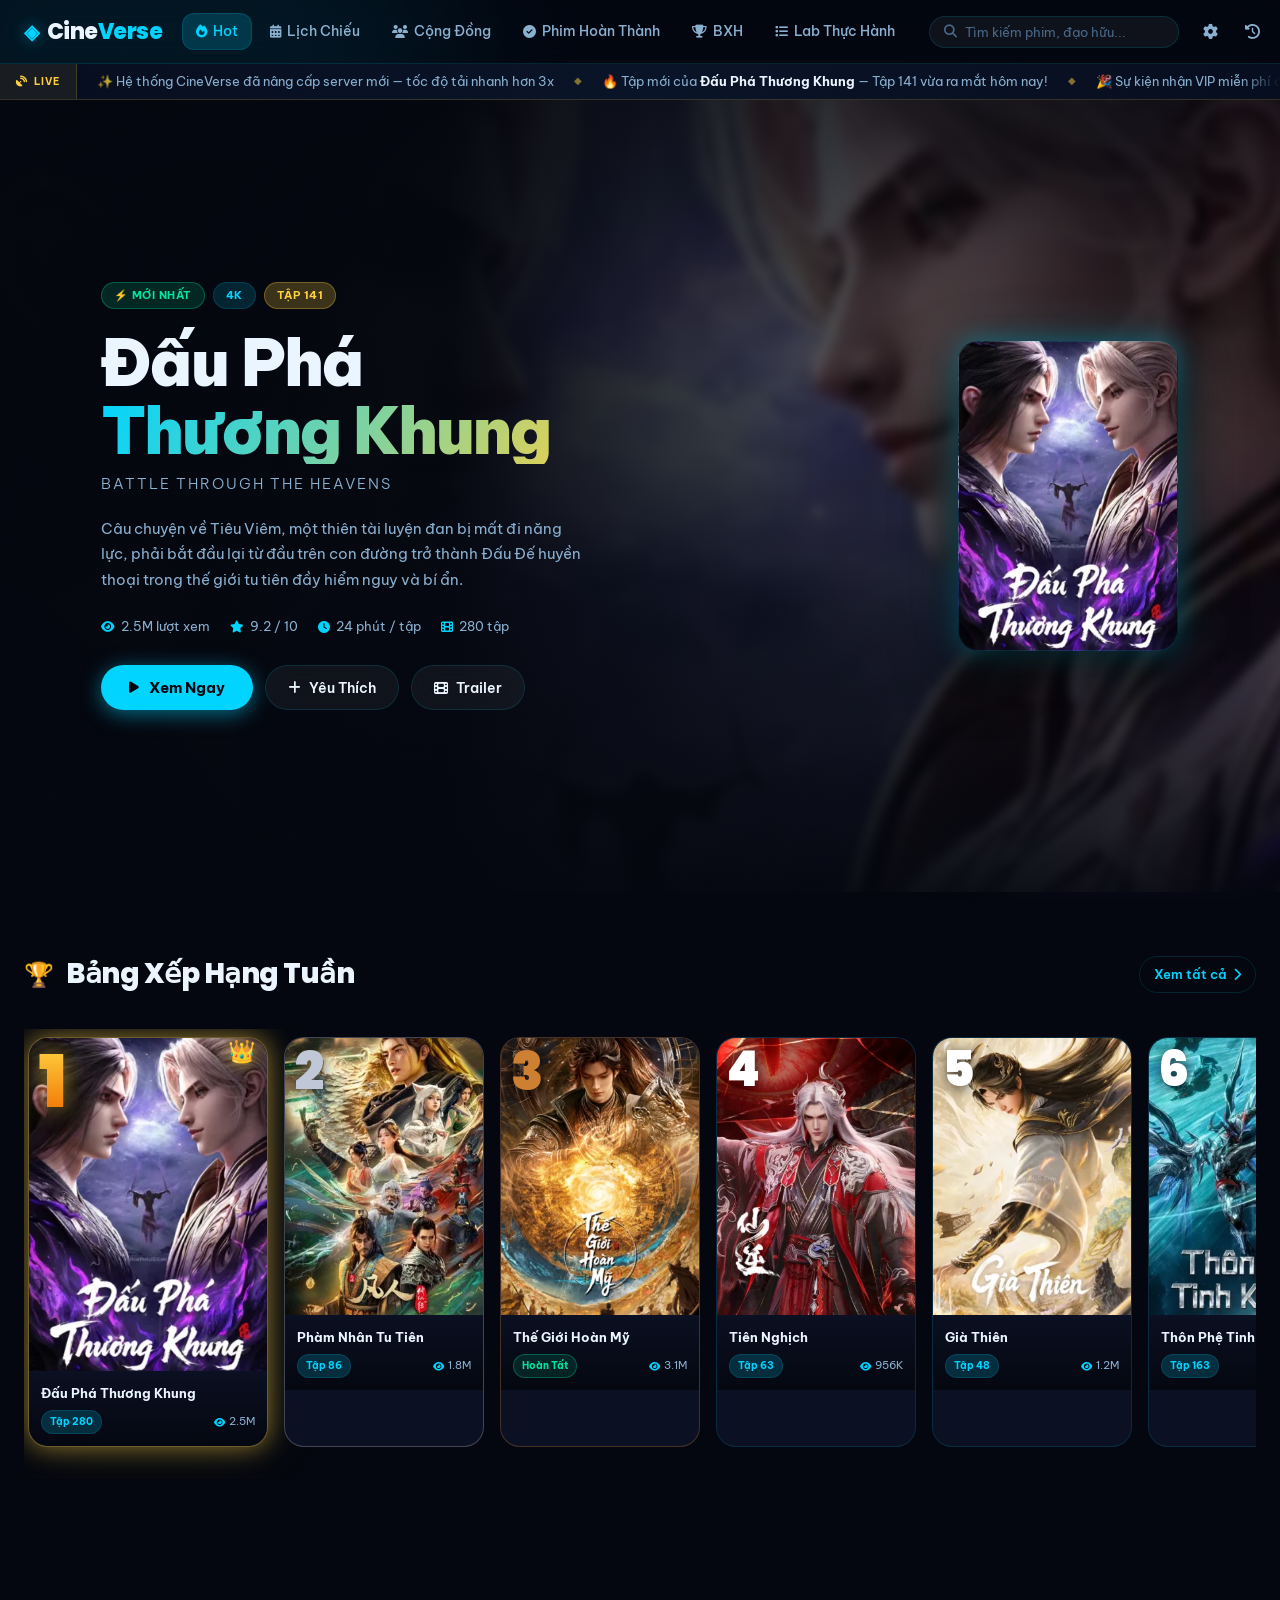
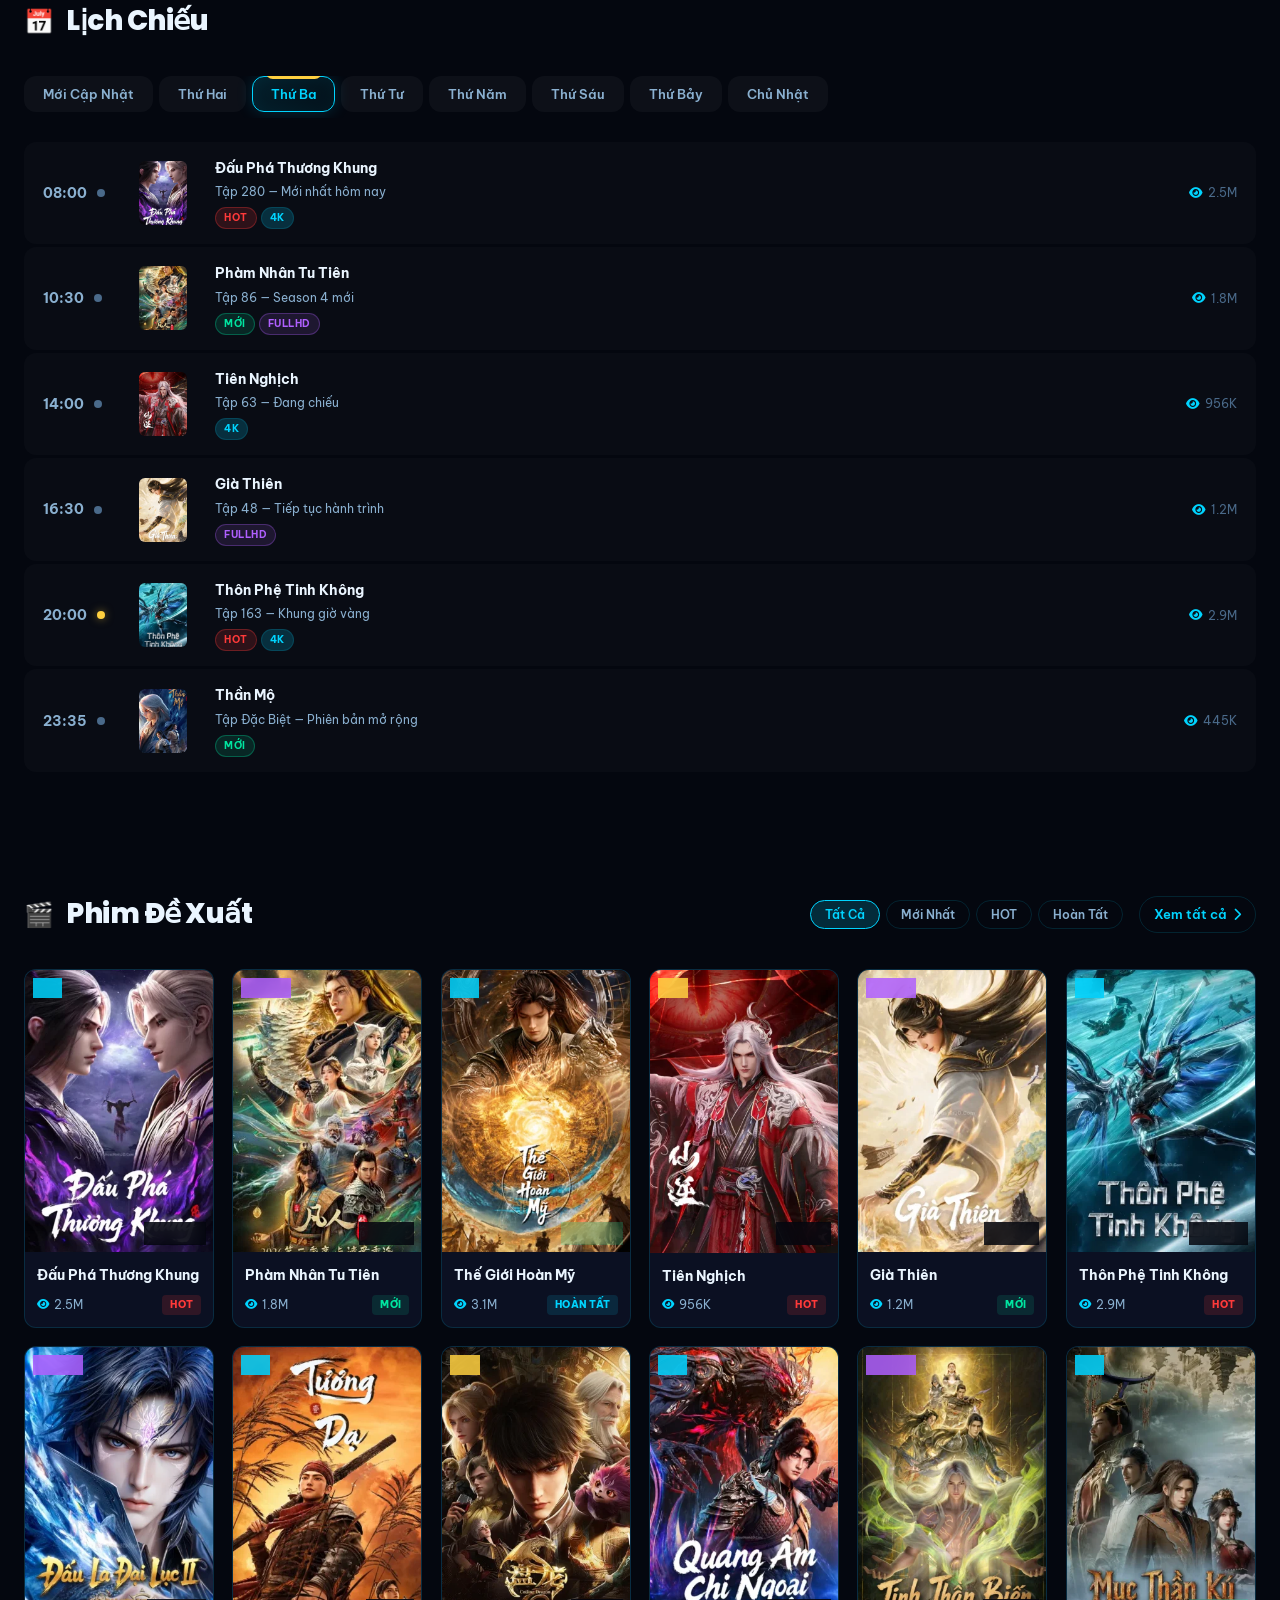
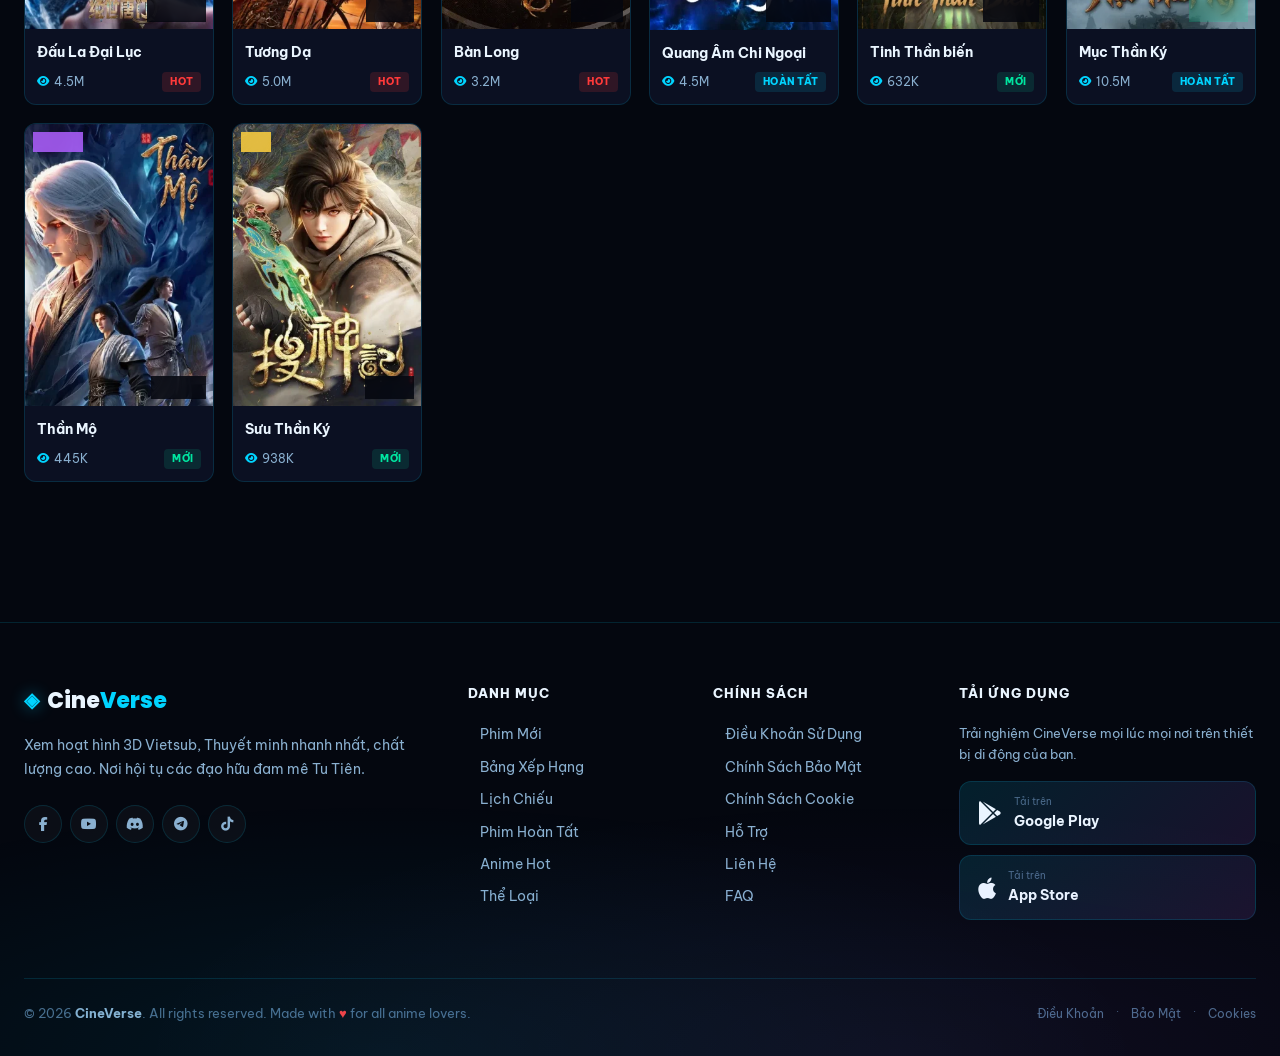
<file: index.html>
<!DOCTYPE html>
<html lang="vi">

<head>
    <meta charset="UTF-8">
    <meta name="viewport" content="width=device-width, initial-scale=1.0">
    <meta name="description" content="CineVerse – Nền tảng xem phim hoạt hình tu tiên cao cấp số 1 Việt Nam">
    <link rel="preconnect" href="https://fonts.googleapis.com">
    <link rel="preconnect" href="https://fonts.gstatic.com" crossorigin>
    <link
        href="https://fonts.googleapis.com/css2?family=Be+Vietnam+Pro:ital,wght@0,300;0,400;0,500;0,600;0,700;0,800;0,900;1,400&family=Poppins:wght@400;500;600;700;800;900&display=swap"
        rel="stylesheet">
    <link rel="stylesheet" href="https://cdnjs.cloudflare.com/ajax/libs/font-awesome/6.5.1/css/all.min.css">
    <link rel="stylesheet" href="styles/CineVerse.css">
    <link rel="icon" href="images/layout/logo/CineVerse.png">
    <title>CineVerse</title>
</head>

<body>

    <!-- === BACKGROUND PARTICLES === -->
    <div class="bg-scene" aria-hidden="true">
        <div class="particle p1"></div>
        <div class="particle p2"></div>
        <div class="particle p3"></div>
        <div class="particle p4"></div>
        <div class="particle p5"></div>
        <div class="particle p6"></div>
        <div class="orb orb-1"></div>
        <div class="orb orb-2"></div>
        <div class="orb orb-3"></div>
        <div class="grid-lines"></div>
    </div>

    <!-- ============================= -->
    <!--           NAVBAR              -->
    <!-- ============================= -->
    <nav class="navbar" id="navbar">
        <div class="nav-inner">

            <!-- Logo -->
            <a href="#" class="logo" aria-label="CineVerse Home">
                <span class="logo-gem">◈</span>
                <span class="logo-text">Cine<em>Verse</em></span>
            </a>

            <!-- Hamburger -->
            <button class="hamburger" id="hamburger" aria-label="Toggle menu" aria-expanded="false">
                <span></span><span></span><span></span>
            </button>

            <!-- Nav Links -->
            <div class="nav-links" id="navLinks" role="navigation">
                <a href="#" class="nav-link active"><i class="fas fa-fire"></i><span>Hot</span></a>
                <a href="#" class="nav-link"><i class="fas fa-calendar-alt"></i><span>Lịch Chiếu</span></a>
                <a href="#" class="nav-link"><i class="fas fa-users"></i><span>Cộng Đồng</span></a>
                <a href="#" class="nav-link"><i class="fas fa-check-circle"></i><span>Phim Hoàn Thành</span></a>
                <a href="#" class="nav-link"><i class="fas fa-trophy"></i><span>BXH</span></a>
                <a href="/LabThucHanh.html" class="nav-link"><i class="fas fa-list"></i><span>Lab Thực Hành</span></a>
            </div>

            <!-- Nav Right -->
            <div class="nav-right">
                <div class="search-box" id="searchBox">
                    <i class="fas fa-search search-ico"></i>
                    <input type="text" id="searchInput" class="search-input" placeholder="Tìm kiếm phim, đạo hữu..."
                        autocomplete="onl" aria-label="Tìm kiếm">
                    <!-- <kbd class="search-kbd"><span>Ctrl</span><span>K</span></kbd> -->
                </div>

                <div class="icon-cluster">
                    <button class="icon-btn" title="Cài đặt" aria-label="Cài đặt">
                        <i class="fas fa-cog"></i>
                    </button>
                    <button class="icon-btn" title="Lịch sử xem" aria-label="Lịch sử xem">
                        <i class="fas fa-history"></i>
                    </button>
                    <button class="icon-btn notif" title="Thông báo" aria-label="Thông báo">
                        <i class="fas fa-bell"></i>
                        <span class="notif-dot">3</span>
                    </button>
                </div>

                <div class="user-avatar" title="Tài khoản">
                    <div class="avatar-ring"></div>
                    <div class="avatar-inner">
                        <i class="fas fa-dragon"></i>
                    </div>
                </div>
            </div>

        </div>
    </nav>

    <!-- ============================= -->
    <!--         TICKER BAR            -->
    <!-- ============================= -->
    <div class="ticker-bar" role="marquee" aria-label="Thông báo hệ thống">
        <div class="ticker-label">
            <i class="fas fa-satellite-dish"></i>
            <span>LIVE</span>
        </div>
        <div class="ticker-runway">
            <div class="ticker-track" id="tickerTrack">
                <span class="t-item">✨ Hệ thống CineVerse đã nâng cấp server mới — tốc độ tải nhanh hơn 3x</span>
                <span class="t-sep">◆</span>
                <span class="t-item">🔥 Tập mới của <strong>Đấu Phá Thương Khung</strong> — Tập 141 vừa ra mắt hôm
                    nay!</span>
                <span class="t-sep">◆</span>
                <span class="t-item">🎉 Sự kiện nhận VIP miễn phí đang diễn ra — Hạn chót 30/06/2026</span>
                <span class="t-sep">◆</span>
                <span class="t-item">⚡ <strong>Phàm Nhân Tu Tiên</strong> Season 4 sẽ ra mắt vào 25/05/2026 — Đừng bỏ
                    lỡ!</span>
                <span class="t-sep">◆</span>
                <span class="t-item">🌟 Thêm hơn 500 bộ phim hoạt hình mới vào thư viện CineVerse tháng này</span>
                <span class="t-sep">◆</span>
                <span class="t-item">🏆 <strong>Thôn Phệ Tinh Không</strong> vượt mốc 3 triệu lượt xem — Kỷ lục
                    mới!</span>
                <span class="t-sep">◆</span>
                <!-- Duplicate for seamless loop -->
                <span class="t-item">✨ Hệ thống CineVerse đã nâng cấp server mới — tốc độ tải nhanh hơn 3x</span>
                <span class="t-sep">◆</span>
                <span class="t-item">🔥 Tập mới của <strong>Đấu Phá Thương Khung</strong> — Tập 141 vừa ra mắt hôm
                    nay!</span>
                <span class="t-sep">◆</span>
                <span class="t-item">🎉 Sự kiện nhận VIP miễn phí đang diễn ra — Hạn chót 30/06/2026</span>
                <span class="t-sep">◆</span>
                <span class="t-item">⚡ <strong>Phàm Nhân Tu Tiên</strong> Season 4 sẽ ra mắt vào 25/05/2026 — Đừng bỏ
                    lỡ!</span>
                <span class="t-sep">◆</span>
                <span class="t-item">🌟 Thêm hơn 500 bộ phim hoạt hình mới vào thư viện CineVerse tháng này</span>
                <span class="t-sep">◆</span>
                <span class="t-item">🏆 <strong>Thôn Phệ Tinh Không</strong> vượt mốc 3 triệu lượt xem — Kỷ lục
                    mới!</span>
                <span class="t-sep">◆</span>
            </div>
        </div>
    </div>

    <!-- ============================= -->
    <!--         HERO SECTION          -->
    <!-- ============================= -->
    <section class="hero" id="hero">
        <div class="hero-backdrop poster-dptk-hero"></div>
        <div class="hero-vignette"></div>
        <div class="hero-particles" aria-hidden="true">
            <div class="spark s1"></div>
            <div class="spark s2"></div>
            <div class="spark s3"></div>
        </div>
        <div class="hero-content">
            <div class="hero-tags">
                <span class="htag htag-new">⚡ MỚI NHẤT</span>
                <span class="htag htag-q">4K</span>
                <span class="htag htag-ep">Tập 141</span>
            </div>
            <h1 class="hero-title">
                Đấu Phá
                <span class="hero-title-glow">Thương Khung</span>
            </h1>
            <p class="hero-sub">Battle Through the Heavens</p>
            <p class="hero-desc">Câu chuyện về Tiêu Viêm, một thiên tài luyện đan bị mất đi năng lực, phải bắt đầu lại
                từ đầu trên con đường trở thành Đấu Đế huyền thoại trong thế giới tu tiên đầy hiểm nguy và bí ẩn.</p>
            <div class="hero-stats">
                <div class="hstat"><i class="fas fa-eye"></i><span>2.5M lượt xem</span></div>
                <div class="hstat"><i class="fas fa-star"></i><span>9.2 / 10</span></div>
                <div class="hstat"><i class="fas fa-clock"></i><span>24 phút / tập</span></div>
                <div class="hstat"><i class="fas fa-film"></i><span>280 tập</span></div>
            </div>
            <div class="hero-actions">
                <button class="btn-play" aria-label="Xem Ngay">
                    <i class="fas fa-play"></i>
                    <span>Xem Ngay</span>
                </button>
                <button class="btn-add" aria-label="Thêm vào danh sách">
                    <i class="fas fa-plus"></i>
                    <span>Yêu Thích</span>
                </button>
                <button class="btn-trailer" aria-label="Xem Trailer">
                    <i class="fas fa-film"></i>
                    <span>Trailer</span>
                </button>
            </div>
        </div>
        <div class="hero-poster-preview">
            <div class="poster-frame poster-dptk"></div>
        </div>
    </section>

    <main class="main">

        <!-- ============================= -->
        <!--       TOP RANKING             -->
        <!-- ============================= -->
        <section class="section" id="ranking">
            <div class="sec-header">
                <div class="sec-title-group">
                    <span class="sec-icon">🏆</span>
                    <h2 class="sec-title">Bảng Xếp Hạng Tuần</h2>
                    <span class="sec-subtitle">Top 7 phim được xem nhiều nhất</span>
                </div>
                <a href="#" class="view-all-btn">Xem tất cả <i class="fas fa-chevron-right"></i></a>
            </div>

            <div class="ranking-scroll-outer">
                <div class="ranking-track">

                    <article class="rank-card rank-1" tabindex="0">
                        <div class="rank-num">1</div>
                        <div class="rank-poster-wrap">
                            <div class="rp poster-dptk">
                                <div class="rank-glow-ring"></div>
                            </div>
                        </div>
                        <div class="rank-hover-overlay">
                            <button class="rank-play-btn"><i class="fas fa-play"></i></button>
                            <div class="rank-hover-info">
                                <h3>Đấu Phá Thương Khung</h3>
                                <p>Battle Through the Heavens</p>
                                <span class="rb">Tập 280</span>
                            </div>
                        </div>
                        <div class="rank-bottom">
                            <h4 class="rank-title">Đấu Phá Thương Khung</h4>
                            <div class="rank-meta"><span class="rb">Tập 280</span><span class="rv"><i
                                        class="fas fa-eye"></i> 2.5M</span></div>
                        </div>
                        <div class="rank-crown">👑</div>
                    </article>

                    <article class="rank-card rank-2" tabindex="0">
                        <div class="rank-num">2</div>
                        <div class="rank-poster-wrap">
                            <div class="rp poster-pntt"></div>
                        </div>
                        <div class="rank-hover-overlay">
                            <button class="rank-play-btn"><i class="fas fa-play"></i></button>
                            <div class="rank-hover-info">
                                <h3>Phàm Nhân Tu Tiên</h3>
                                <p>Mortal's Journey to Immortality</p>
                                <span class="rb">Tập 86</span>
                            </div>
                        </div>
                        <div class="rank-bottom">
                            <h4 class="rank-title">Phàm Nhân Tu Tiên</h4>
                            <div class="rank-meta"><span class="rb">Tập 86</span><span class="rv"><i
                                        class="fas fa-eye"></i> 1.8M</span></div>
                        </div>
                    </article>

                    <article class="rank-card rank-3" tabindex="0">
                        <div class="rank-num">3</div>
                        <div class="rank-poster-wrap">
                            <div class="rp poster-tghm"></div>
                        </div>
                        <div class="rank-hover-overlay">
                            <button class="rank-play-btn"><i class="fas fa-play"></i></button>
                            <div class="rank-hover-info">
                                <h3>Thế Giới Hoàn Mỹ</h3>
                                <p>A Perfect World</p>
                                <span class="rb rb-done">Hoàn Tất</span>
                            </div>
                        </div>
                        <div class="rank-bottom">
                            <h4 class="rank-title">Thế Giới Hoàn Mỹ</h4>
                            <div class="rank-meta"><span class="rb rb-done">Hoàn Tất</span><span class="rv"><i
                                        class="fas fa-eye"></i> 3.1M</span></div>
                        </div>
                    </article>

                    <article class="rank-card" tabindex="0">
                        <div class="rank-num">4</div>
                        <div class="rank-poster-wrap">
                            <div class="rp poster-tn"></div>
                        </div>
                        <div class="rank-hover-overlay">
                            <button class="rank-play-btn"><i class="fas fa-play"></i></button>
                            <div class="rank-hover-info">
                                <h3>Tiên Nghịch</h3>
                                <p>Renegade Immortal</p>
                                <span class="rb">Tập 63</span>
                            </div>
                        </div>
                        <div class="rank-bottom">
                            <h4 class="rank-title">Tiên Nghịch</h4>
                            <div class="rank-meta"><span class="rb">Tập 63</span><span class="rv"><i
                                        class="fas fa-eye"></i> 956K</span></div>
                        </div>
                    </article>

                    <article class="rank-card" tabindex="0">
                        <div class="rank-num">5</div>
                        <div class="rank-poster-wrap">
                            <div class="rp poster-gt"></div>
                        </div>
                        <div class="rank-hover-overlay">
                            <button class="rank-play-btn"><i class="fas fa-play"></i></button>
                            <div class="rank-hover-info">
                                <h3>Già Thiên</h3>
                                <p>Shrouding the Heavens</p>
                                <span class="rb">Tập 48</span>
                            </div>
                        </div>
                        <div class="rank-bottom">
                            <h4 class="rank-title">Già Thiên</h4>
                            <div class="rank-meta"><span class="rb">Tập 48</span><span class="rv"><i
                                        class="fas fa-eye"></i> 1.2M</span></div>
                        </div>
                    </article>

                    <article class="rank-card" tabindex="0">
                        <div class="rank-num">6</div>
                        <div class="rank-poster-wrap">
                            <div class="rp poster-tptk"></div>
                        </div>
                        <div class="rank-hover-overlay">
                            <button class="rank-play-btn"><i class="fas fa-play"></i></button>
                            <div class="rank-hover-info">
                                <h3>Thôn Phệ Tinh Không</h3>
                                <p>Swallowed Star</p>
                                <span class="rb">Tập 163</span>
                            </div>
                        </div>
                        <div class="rank-bottom">
                            <h4 class="rank-title">Thôn Phệ Tinh Không</h4>
                            <div class="rank-meta"><span class="rb">Tập 163</span><span class="rv"><i
                                        class="fas fa-eye"></i> 2.9M</span></div>
                        </div>
                    </article>

                    <article class="rank-card" tabindex="0">
                        <div class="rank-num">7</div>
                        <div class="rank-poster-wrap">
                            <div class="rp poster-dldl"></div>
                        </div>
                        <div class="rank-hover-overlay">
                            <button class="rank-play-btn"><i class="fas fa-play"></i></button>
                            <div class="rank-hover-info">
                                <h3>Đấu La Đại Lục</h3>
                                <p>Soul Land</p>
                                <span class="rb rb-done">Tập 153</span>
                            </div>
                        </div>
                        <div class="rank-bottom">
                            <h4 class="rank-title">Đấu La Đại Lục</h4>
                            <div class="rank-meta"><span class="rb">Tập 153</span><span class="rv"><i
                                        class="fas fa-eye"></i> 4.5M</span></div>
                        </div>
                    </article>

                    <article class="rank-card" tabindex="0">
                        <div class="rank-num">8</div>
                        <div class="rank-poster-wrap">
                            <div class="rp poster-td"></div>
                        </div>
                        <div class="rank-hover-overlay">
                            <button class="rank-play-btn"><i class="fas fa-play"></i></button>
                            <div class="rank-hover-info">
                                <h3>Tương Dạ</h3>
                                <p>Ever Nigh</p>
                                <span class="rb">Tập 6</span>
                            </div>
                        </div>
                        <div class="rank-bottom">
                            <h4 class="rank-title">Tương Dạ</h4>
                            <div class="rank-meta"><span class="rb">Tập 6</span><span class="rv"><i
                                        class="fas fa-eye"></i> 5.0M</span></div>
                        </div>
                    </article>

                    <article class="rank-card" tabindex="0">
                        <div class="rank-num">9</div>
                        <div class="rank-poster-wrap">
                            <div class="rp poster-bl"></div>
                        </div>
                        <div class="rank-hover-overlay">
                            <button class="rank-play-btn"><i class="fas fa-play"></i></button>
                            <div class="rank-hover-info">
                                <h3>Bàn Long</h3>
                                <p>Coiling Dragon</p>
                                <span class="rb rb-done">Tập 10</span>
                            </div>
                        </div>
                        <div class="rank-bottom">
                            <h4 class="rank-title">Bàn Long</h4>
                            <div class="rank-meta"><span class="rb">Tập 10</span><span class="rv"><i
                                        class="fas fa-eye"></i> 3.2MM</span></div>
                        </div>
                    </article>

                    <article class="rank-card" tabindex="0">
                        <div class="rank-num">10</div>
                        <div class="rank-poster-wrap">
                            <div class="rp poster-qacn"></div>
                        </div>
                        <div class="rank-hover-overlay">
                            <button class="rank-play-btn"><i class="fas fa-play"></i></button>
                            <div class="rank-hover-info">
                                <h3>Quang Âm Chi Ngoại</h3>
                                <p>Beyond Time's Gaze</p>
                                <span class="rb">Hoàn Tất</span>
                            </div>
                        </div>
                        <div class="rank-bottom">
                            <h4 class="rank-title">Quang Âm Chi Ngoại</h4>
                            <div class="rank-meta"><span class="rb">Hoàn Tất</span><span class="rv"><i
                                        class="fas fa-eye"></i> 4.5M</span></div>
                        </div>
                    </article>

                </div>
            </div>
        </section>

        <!-- ============================= -->
        <!--         DAY TABS              -->
        <!-- ============================= -->
        <section class="section" id="schedule">
            <div class="sec-header">
                <div class="sec-title-group">
                    <span class="sec-icon">📅</span>
                    <h2 class="sec-title">Lịch Chiếu</h2>
                    <span class="sec-subtitle">Cập nhật mỗi ngày</span>
                </div>
            </div>

            <div class="day-tabs" role="tablist" aria-label="Lịch chiếu theo ngày">
                <button class="dtab" data-tab="new" role="tab" aria-selected="false">Mới Cập Nhật</button>
                <button class="dtab" data-tab="mon" role="tab" aria-selected="false">Thứ Hai</button>
                <button class="dtab active" data-tab="tue" role="tab" aria-selected="true">
                    <span class="today-pin">HÔM NAY</span>
                    Thứ Ba
                </button>
                <button class="dtab" data-tab="wed" role="tab" aria-selected="false">Thứ Tư</button>
                <button class="dtab" data-tab="thu" role="tab" aria-selected="false">Thứ Năm</button>
                <button class="dtab" data-tab="fri" role="tab" aria-selected="false">Thứ Sáu</button>
                <button class="dtab" data-tab="sat" role="tab" aria-selected="false">Thứ Bảy</button>
                <button class="dtab" data-tab="sun" role="tab" aria-selected="false">Chủ Nhật</button>
            </div>

            <!-- Schedule List -->

            <!-- Đấu phá thương khung -->
            <div class="schedule-list" id="scheduleList" role="tabpanel">
                <div class="sch-item">
                    <div class="sch-time"><span>08:00</span>
                        <div class="sch-dot"></div>
                    </div>
                    <div class="sch-poster poster-dptk-sm"></div>
                    <div class="sch-info">
                        <h4>Đấu Phá Thương Khung</h4>
                        <p>Tập 280 — Mới nhất hôm nay</p>
                        <div class="sch-tags"><span class="stag stag-hot">HOT</span><span class="stag stag-4k">4K</span>
                        </div>
                    </div>
                    <div class="sch-views"><i class="fas fa-eye"></i> 2.5M</div>
                </div>
                <!-- Phàm Nhân Tu Tiên -->
                <div class="sch-item">
                    <div class="sch-time"><span>10:30</span>
                        <div class="sch-dot"></div>
                    </div>
                    <div class="sch-poster poster-pntt-sm"></div>
                    <div class="sch-info">
                        <h4>Phàm Nhân Tu Tiên</h4>
                        <p>Tập 86 — Season 4 mới</p>
                        <div class="sch-tags"><span class="stag stag-new">MỚI</span><span
                                class="stag stag-fhd">FullHD</span></div>
                    </div>
                    <div class="sch-views"><i class="fas fa-eye"></i> 1.8M</div>
                </div>
                <!-- Tiên Nghịch -->
                <div class="sch-item">
                    <div class="sch-time"><span>14:00</span>
                        <div class="sch-dot"></div>
                    </div>
                    <div class="sch-poster poster-tn-sm"></div>
                    <div class="sch-info">
                        <h4>Tiên Nghịch</h4>
                        <p>Tập 63 — Đang chiếu</p>
                        <div class="sch-tags"><span class="stag stag-4k">4K</span></div>
                    </div>
                    <div class="sch-views"><i class="fas fa-eye"></i> 956K</div>
                </div>
                <!-- Già Thiên -->
                <div class="sch-item">
                    <div class="sch-time"><span>16:30</span>
                        <div class="sch-dot"></div>
                    </div>
                    <div class="sch-poster poster-gt-sm"></div>
                    <div class="sch-info">
                        <h4>Già Thiên</h4>
                        <p>Tập 48 — Tiếp tục hành trình</p>
                        <div class="sch-tags"><span class="stag stag-fhd">FullHD</span></div>
                    </div>
                    <div class="sch-views"><i class="fas fa-eye"></i> 1.2M</div>
                </div>
                <!-- Thôn Phệ Tinh Không -->
                <div class="sch-item">
                    <div class="sch-time"><span>20:00</span>
                        <div class="sch-dot sch-dot-prime"></div>
                    </div>
                    <div class="sch-poster poster-tptk-sm"></div>
                    <div class="sch-info">
                        <h4>Thôn Phệ Tinh Không</h4>
                        <p>Tập 163 — Khung giờ vàng</p>
                        <div class="sch-tags"><span class="stag stag-hot">HOT</span><span class="stag stag-4k">4K</span>
                        </div>
                    </div>
                    <div class="sch-views"><i class="fas fa-eye"></i> 2.9M</div>
                </div>
                <!-- Thần Mộ -->
                <div class="sch-item">
                    <div class="sch-time"><span>23:35</span>
                        <div class="sch-dot"></div>
                    </div>
                    <div class="sch-poster poster-tm-sm"></div>
                    <div class="sch-info">
                        <h4>Thần Mộ</h4>
                        <p>Tập Đặc Biệt — Phiên bản mở rộng</p>
                        <div class="sch-tags"><span class="stag stag-new">MỚI</span></div>
                    </div>
                    <div class="sch-views"><i class="fas fa-eye"></i> 445K</div>
                </div>
            </div>
        </section>

        <!-- ============================= -->
        <!--         MOVIE GRID            -->
        <!-- ============================= -->
        <section class="section" id="movies">
            <div class="sec-header">
                <div class="sec-title-group">
                    <span class="sec-icon">🎬</span>
                    <h2 class="sec-title">Phim Đề Xuất</h2>
                </div>
                <div class="filter-group" role="group" aria-label="Lọc phim">
                    <button class="fbtn active">Tất Cả</button>
                    <button class="fbtn">Mới Nhất</button>
                    <button class="fbtn">HOT</button>
                    <button class="fbtn">Hoàn Tất</button>
                </div>
                <a href="#" class="view-all-btn">Xem tất cả <i class="fas fa-chevron-right"></i></a>
            </div>

            <div class="movie-grid" id="movieGrid">

                <!-- Card 1: Đấu Phá Thương Khung -->
                <article class="movie-card" tabindex="0">
                    <div class="mc-poster poster-dptk">
                        <div class="mc-top-badges">
                            <span class="qbadge q4k">4K</span>
                        </div>
                        <div class="mc-bot-badges">
                            <span class="epbadge">Tập 280</span>
                        </div>
                        <div class="mc-overlay">
                            <button class="mc-watch"><i class="fas fa-play"></i> Xem Ngay</button>
                        </div>
                    </div>
                    <div class="mc-info">
                        <h3 class="mc-title">Đấu Phá Thương Khung</h3>
                        <div class="mc-meta">
                            <span class="mc-views"><i class="fas fa-eye"></i> 2.5M</span>
                            <span class="sbadge sb-hot">HOT</span>
                        </div>
                    </div>
                </article>

                <!-- Card 2: Phàm Nhân Tu Tiên -->
                <article class="movie-card" tabindex="0">
                    <div class="mc-poster poster-pntt">
                        <div class="mc-top-badges">
                            <span class="qbadge qfhd">FullHD</span>
                        </div>
                        <div class="mc-bot-badges">
                            <span class="epbadge">Tập 86</span>
                        </div>
                        <div class="mc-overlay">
                            <button class="mc-watch"><i class="fas fa-play"></i> Xem Ngay</button>
                        </div>
                    </div>
                    <div class="mc-info">
                        <h3 class="mc-title">Phàm Nhân Tu Tiên</h3>
                        <div class="mc-meta">
                            <span class="mc-views"><i class="fas fa-eye"></i> 1.8M</span>
                            <span class="sbadge sb-new">MỚI</span>
                        </div>
                    </div>
                </article>

                <!-- Card 3: Thế Giới Hoàn Mỹ -->
                <article class="movie-card" tabindex="0">
                    <div class="mc-poster poster-tghm">
                        <div class="mc-top-badges">
                            <span class="qbadge q4k">4K</span>
                        </div>
                        <div class="mc-bot-badges">
                            <span class="epbadge ep-done">Tập 648</span>
                        </div>
                        <div class="mc-overlay">
                            <button class="mc-watch"><i class="fas fa-play"></i> Xem Ngay</button>
                        </div>
                    </div>
                    <div class="mc-info">
                        <h3 class="mc-title">Thế Giới Hoàn Mỹ</h3>
                        <div class="mc-meta">
                            <span class="mc-views"><i class="fas fa-eye"></i> 3.1M</span>
                            <span class="sbadge sb-done">HOÀN TẤT</span>
                        </div>
                    </div>
                </article>

                <!-- Card 4: Tiên Nghịch -->
                <article class="movie-card" tabindex="0">
                    <div class="mc-poster poster-tn">
                        <div class="mc-top-badges">
                            <span class="qbadge qhd">HD</span>
                        </div>
                        <div class="mc-bot-badges">
                            <span class="epbadge">Tập 63</span>
                        </div>
                        <div class="mc-overlay">
                            <button class="mc-watch"><i class="fas fa-play"></i> Xem Ngay</button>
                        </div>
                    </div>
                    <div class="mc-info">
                        <h3 class="mc-title">Tiên Nghịch</h3>
                        <div class="mc-meta">
                            <span class="mc-views"><i class="fas fa-eye"></i> 956K</span>
                            <span class="sbadge sb-hot">HOT</span>
                        </div>
                    </div>
                </article>

                <!-- Card 5: Già Thiên -->
                <article class="movie-card" tabindex="0">
                    <div class="mc-poster poster-gt">
                        <div class="mc-top-badges">
                            <span class="qbadge qfhd">FullHD</span>
                        </div>
                        <div class="mc-bot-badges">
                            <span class="epbadge">Tập 48</span>
                        </div>
                        <div class="mc-overlay">
                            <button class="mc-watch"><i class="fas fa-play"></i> Xem Ngay</button>
                        </div>
                    </div>
                    <div class="mc-info">
                        <h3 class="mc-title">Già Thiên</h3>
                        <div class="mc-meta">
                            <span class="mc-views"><i class="fas fa-eye"></i> 1.2M</span>
                            <span class="sbadge sb-new">MỚI</span>
                        </div>
                    </div>
                </article>

                <!-- Card 6: Thôn Phệ Tinh Không -->
                <article class="movie-card" tabindex="0">
                    <div class="mc-poster poster-tptk">
                        <div class="mc-top-badges">
                            <span class="qbadge q4k">4K</span>
                        </div>
                        <div class="mc-bot-badges">
                            <span class="epbadge">Tập 163</span>
                        </div>
                        <div class="mc-overlay">
                            <button class="mc-watch"><i class="fas fa-play"></i> Xem Ngay</button>
                        </div>
                    </div>
                    <div class="mc-info">
                        <h3 class="mc-title">Thôn Phệ Tinh Không</h3>
                        <div class="mc-meta">
                            <span class="mc-views"><i class="fas fa-eye"></i> 2.9M</span>
                            <span class="sbadge sb-hot">HOT</span>
                        </div>
                    </div>
                </article>

                <!-- Card 7: Đấu La Đại Lục -->
                <article class="movie-card" tabindex="0">
                    <div class="mc-poster poster-dldl">
                        <div class="mc-top-badges">
                            <span class="qbadge qfhd">FullHD</span>
                        </div>
                        <div class="mc-bot-badges">
                            <span class="epbadge">Tập 153</span>
                        </div>
                        <div class="mc-overlay">
                            <button class="mc-watch"><i class="fas fa-play"></i> Xem Ngay</button>
                        </div>
                    </div>
                    <div class="mc-info">
                        <h3 class="mc-title">Đấu La Đại Lục</h3>
                        <div class="mc-meta">
                            <span class="mc-views"><i class="fas fa-eye"></i> 4.5M</span>
                            <span class="sbadge sb-hot">HOT</span>
                        </div>
                    </div>
                </article>

                <!-- Card 8: Tương Dạ -->
                <article class="movie-card" tabindex="0">
                    <div class="mc-poster poster-td">
                        <div class="mc-top-badges">
                            <span class="qbadge q4k">4K</span>
                        </div>
                        <div class="mc-bot-badges">
                            <span class="epbadge">Tập 6</span>
                        </div>
                        <div class="mc-overlay">
                            <button class="mc-watch"><i class="fas fa-play"></i> Xem Ngay</button>
                        </div>
                    </div>
                    <div class="mc-info">
                        <h3 class="mc-title">Tương Dạ</h3>
                        <div class="mc-meta">
                            <span class="mc-views"><i class="fas fa-eye"></i> 5.0M</span>
                            <span class="sbadge sb-hot">HOT</span>
                        </div>
                    </div>
                </article>

                <!-- Card 9: Bàn Long -->
                <article class="movie-card" tabindex="0">
                    <div class="mc-poster poster-bl">
                        <div class="mc-top-badges">
                            <span class="qbadge qhd">HD</span>
                        </div>
                        <div class="mc-bot-badges">
                            <span class="epbadge ">Tập 10</span>
                        </div>
                        <div class="mc-overlay">
                            <button class="mc-watch"><i class="fas fa-play"></i> Xem Ngay</button>
                        </div>
                    </div>
                    <div class="mc-info">
                        <h3 class="mc-title">Bàn Long</h3>
                        <div class="mc-meta">
                            <span class="mc-views"><i class="fas fa-eye"></i> 3.2M</span>
                            <span class="sbadge sb-hot">HOT</span>
                        </div>
                    </div>
                </article>

                <!-- Card 10: Quang Âm Chi Ngoại -->
                <article class="movie-card" tabindex="0">
                    <div class="mc-poster poster-qacn">
                        <div class="mc-top-badges">
                            <span class="qbadge q4k">4K</span>
                        </div>
                        <div class="mc-bot-badges">
                            <span class="epbadge">Hoàn Tất</span>
                        </div>
                        <div class="mc-overlay">
                            <button class="mc-watch"><i class="fas fa-play"></i> Xem Ngay</button>
                        </div>
                    </div>
                    <div class="mc-info">
                        <h3 class="mc-title">Quang Âm Chi Ngoại</h3>
                        <div class="mc-meta">
                            <span class="mc-views"><i class="fas fa-eye"></i> 4.5M</span>
                            <span class="sbadge sb-done">HOÀN TẤT</span>
                        </div>
                    </div>
                </article>

                <!-- Card 11: Tinh Thần biến -->
                <article class="movie-card" tabindex="0">
                    <div class="mc-poster poster-ttb">
                        <div class="mc-top-badges">
                            <span class="qbadge qfhd">FullHD</span>
                        </div>
                        <div class="mc-bot-badges">
                            <span class="epbadge">Tập 112</span>
                        </div>
                        <div class="mc-overlay">
                            <button class="mc-watch"><i class="fas fa-play"></i> Xem Ngay</button>
                        </div>
                    </div>
                    <div class="mc-info">
                        <h3 class="mc-title">Tinh Thần biến</h3>
                        <div class="mc-meta">
                            <span class="mc-views"><i class="fas fa-eye"></i> 632K</span>
                            <span class="sbadge sb-new">MỚI</span>
                        </div>
                    </div>
                </article>

                <!-- Card 12: Mục Thần Ký -->
                <article class="movie-card" tabindex="0">
                    <div class="mc-poster poster-mtk">
                        <div class="mc-top-badges">
                            <span class="qbadge q4k">4K</span>
                        </div>
                        <div class="mc-bot-badges">
                            <span class="epbadge ep-done">Tập 513</span>
                        </div>
                        <div class="mc-overlay">
                            <button class="mc-watch"><i class="fas fa-play"></i> Xem Ngay</button>
                        </div>
                    </div>
                    <div class="mc-info">
                        <h3 class="mc-title">Mục Thần Ký</h3>
                        <div class="mc-meta">
                            <span class="mc-views"><i class="fas fa-eye"></i> 10.5M</span>
                            <span class="sbadge sb-done">HOÀN TẤT</span>
                        </div>
                    </div>
                </article>

                <!-- Card 13: Thần Mộ-->
                <article class="movie-card" tabindex="0">
                    <div class="mc-poster poster-tm">
                        <div class="mc-top-badges">
                            <span class="qbadge qfhd">FullHD</span>
                        </div>
                        <div class="mc-bot-badges">
                            <span class="epbadge">Tập 86</span>
                        </div>
                        <div class="mc-overlay">
                            <button class="mc-watch"><i class="fas fa-play"></i> Xem Ngay</button>
                        </div>
                    </div>
                    <div class="mc-info">
                        <h3 class="mc-title">Thần Mộ</h3>
                        <div class="mc-meta">
                            <span class="mc-views"><i class="fas fa-eye"></i> 445K</span>
                            <span class="sbadge sb-new">MỚI</span>
                        </div>
                    </div>
                </article>

                <!-- Card 14: Sưu Thần Ký -->
                <article class="movie-card" tabindex="0">
                    <div class="mc-poster poster-stk">
                        <div class="mc-top-badges">
                            <span class="qbadge qhd">HD</span>
                        </div>
                        <div class="mc-bot-badges">
                            <span class="epbadge">Tập 11</span>
                        </div>
                        <div class="mc-overlay">
                            <button class="mc-watch"><i class="fas fa-play"></i> Xem Ngay</button>
                        </div>
                    </div>
                    <div class="mc-info">
                        <h3 class="mc-title">Sưu Thần Ký</h3>
                        <div class="mc-meta">
                            <span class="mc-views"><i class="fas fa-eye"></i> 938K</span>
                            <span class="sbadge sb-new">MỚI</span>
                        </div>
                    </div>
                </article>

            </div><!-- /movie-grid -->
        </section>

    </main>

    <!-- ============================= -->
    <!--           FOOTER              -->
    <!-- ============================= -->
    <footer class="footer">
        <div class="footer-aurora" aria-hidden="true"></div>
        <div class="footer-inner">

            <div class="footer-grid">

                <!-- Col 1: Brand -->
                <div class="fcol fcol-brand">
                    <a href="#" class="footer-logo" aria-label="CineVerse">
                        <span class="logo-gem">◈</span>
                        <span>Cine<em>Verse</em></span>
                    </a>
                    <p class="footer-tagline">
                        Xem hoạt hình 3D Vietsub, Thuyết minh nhanh nhất, chất lượng cao. Nơi hội tụ các đạo hữu đam mê Tu Tiên.
                    </p>
                    <div class="social-row">
                        <a href="#" class="soc-ico" aria-label="Facebook"><i class="fab fa-facebook-f"></i></a>
                        <a href="#" class="soc-ico" aria-label="YouTube"><i class="fab fa-youtube"></i></a>
                        <a href="#" class="soc-ico" aria-label="Discord"><i class="fab fa-discord"></i></a>
                        <a href="#" class="soc-ico" aria-label="Telegram"><i class="fab fa-telegram"></i></a>
                        <a href="#" class="soc-ico" aria-label="TikTok"><i class="fab fa-tiktok"></i></a>
                    </div>
                </div>

                <!-- Col 2: Categories -->
                <div class="fcol">
                    <h4 class="fcol-title">Danh Mục</h4>
                    <ul class="flinks">
                        <li><a href="#">Phim Mới</a></li>
                        <li><a href="#">Bảng Xếp Hạng</a></li>
                        <li><a href="#">Lịch Chiếu</a></li>
                        <li><a href="#">Phim Hoàn Tất</a></li>
                        <li><a href="#">Anime Hot</a></li>
                        <li><a href="#">Thể Loại</a></li>
                    </ul>
                </div>

                <!-- Col 3: Policy -->
                <div class="fcol">
                    <h4 class="fcol-title">Chính Sách</h4>
                    <ul class="flinks">
                        <li><a href="#">Điều Khoản Sử Dụng</a></li>
                        <li><a href="#">Chính Sách Bảo Mật</a></li>
                        <li><a href="#">Chính Sách Cookie</a></li>
                        <li><a href="#">Hỗ Trợ</a></li>
                        <li><a href="#">Liên Hệ</a></li>
                        <li><a href="#">FAQ</a></li>
                    </ul>
                </div>

                <!-- Col 4: App Download -->
                <div class="fcol fcol-app">
                    <h4 class="fcol-title">Tải Ứng Dụng</h4>
                    <p class="fcol-desc">Trải nghiệm CineVerse mọi lúc mọi nơi trên thiết bị di động của bạn.</p>
                    <a href="#" class="app-dl-btn">
                        <i class="fab fa-google-play"></i>
                        <div class="app-dl-text">
                            <small>Tải trên</small>
                            <strong>Google Play</strong>
                        </div>
                    </a>
                    <a href="#" class="app-dl-btn app-dl-ios">
                        <i class="fab fa-apple"></i>
                        <div class="app-dl-text">
                            <small>Tải trên</small>
                            <strong>App Store</strong>
                        </div>
                    </a>
                </div>

            </div><!-- /footer-grid -->

            <div class="footer-bottom">
                <p class="copyright">© 2026 <strong>CineVerse</strong>. All rights reserved. Made with <span
                        class="heart-ico">♥</span> for all anime lovers.</p>
                <div class="footer-bot-links">
                    <a href="#">Điều Khoản</a>
                    <span>·</span>
                    <a href="#">Bảo Mật</a>
                    <span>·</span>
                    <a href="#">Cookies</a>
                </div>
            </div>

        </div>
    </footer>

    <!-- Scroll to top -->
    <button class="scroll-top" id="scrollTop" aria-label="Về đầu trang" title="Về đầu trang">
        <i class="fas fa-chevron-up"></i>
    </button>

    <script src="script/CineVerse.js"></script>
</body>

</html>
</file>
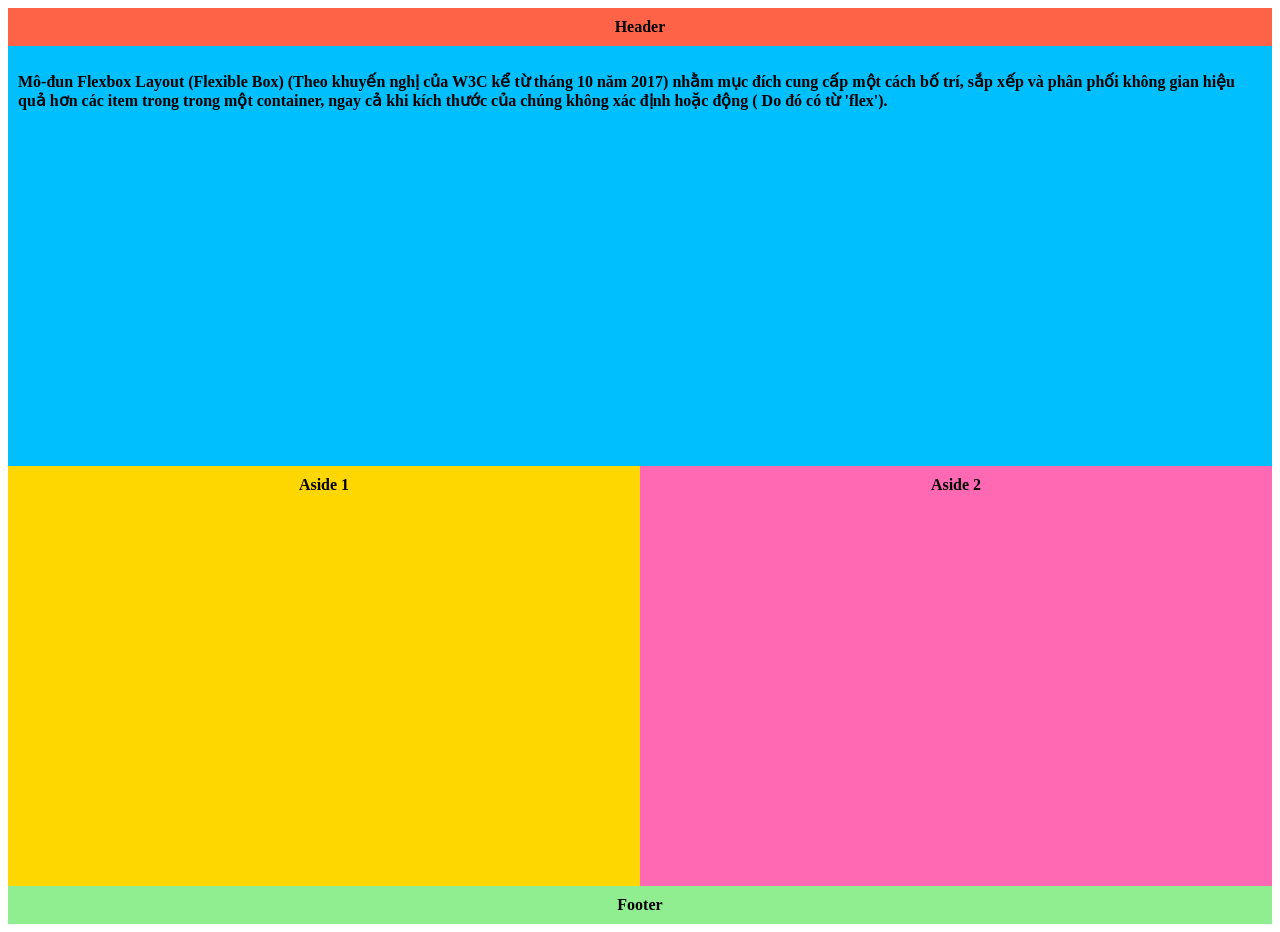
<file: Nhap-Mon-Web/Lab06/Bai_2_Minh_hoa_layout/index.html>
<!DOCTYPE html>
<html>

<head>
	<meta http-equiv="Content-Type" content="text/html; charset=utf-8" />
    <link rel="stylesheet" href="css/style.css">
</head>

<body>
    <div class="wrapper">
        <header class="header-flex-2">Header</header>
        <article class="main">
            <p>Mô-đun Flexbox Layout (Flexible Box) (Theo khuyến nghị của W3C kể từ tháng 10 năm 2017) nhằm mục đích
                cung cấp một cách bố trí, sắp xếp và phân phối không gian hiệu quả hơn các item trong trong một
                container, ngay cả khi kích thước của chúng không xác định hoặc động ( Do đó có từ 'flex').</p>
        </article>
        <aside class="aside aside-1">Aside 1</aside>
        <aside class="aside aside-2">Aside 2</aside>
        <footer class="footer-flex-2">Footer</footer>
    </div>
</body>

</html>
</file>
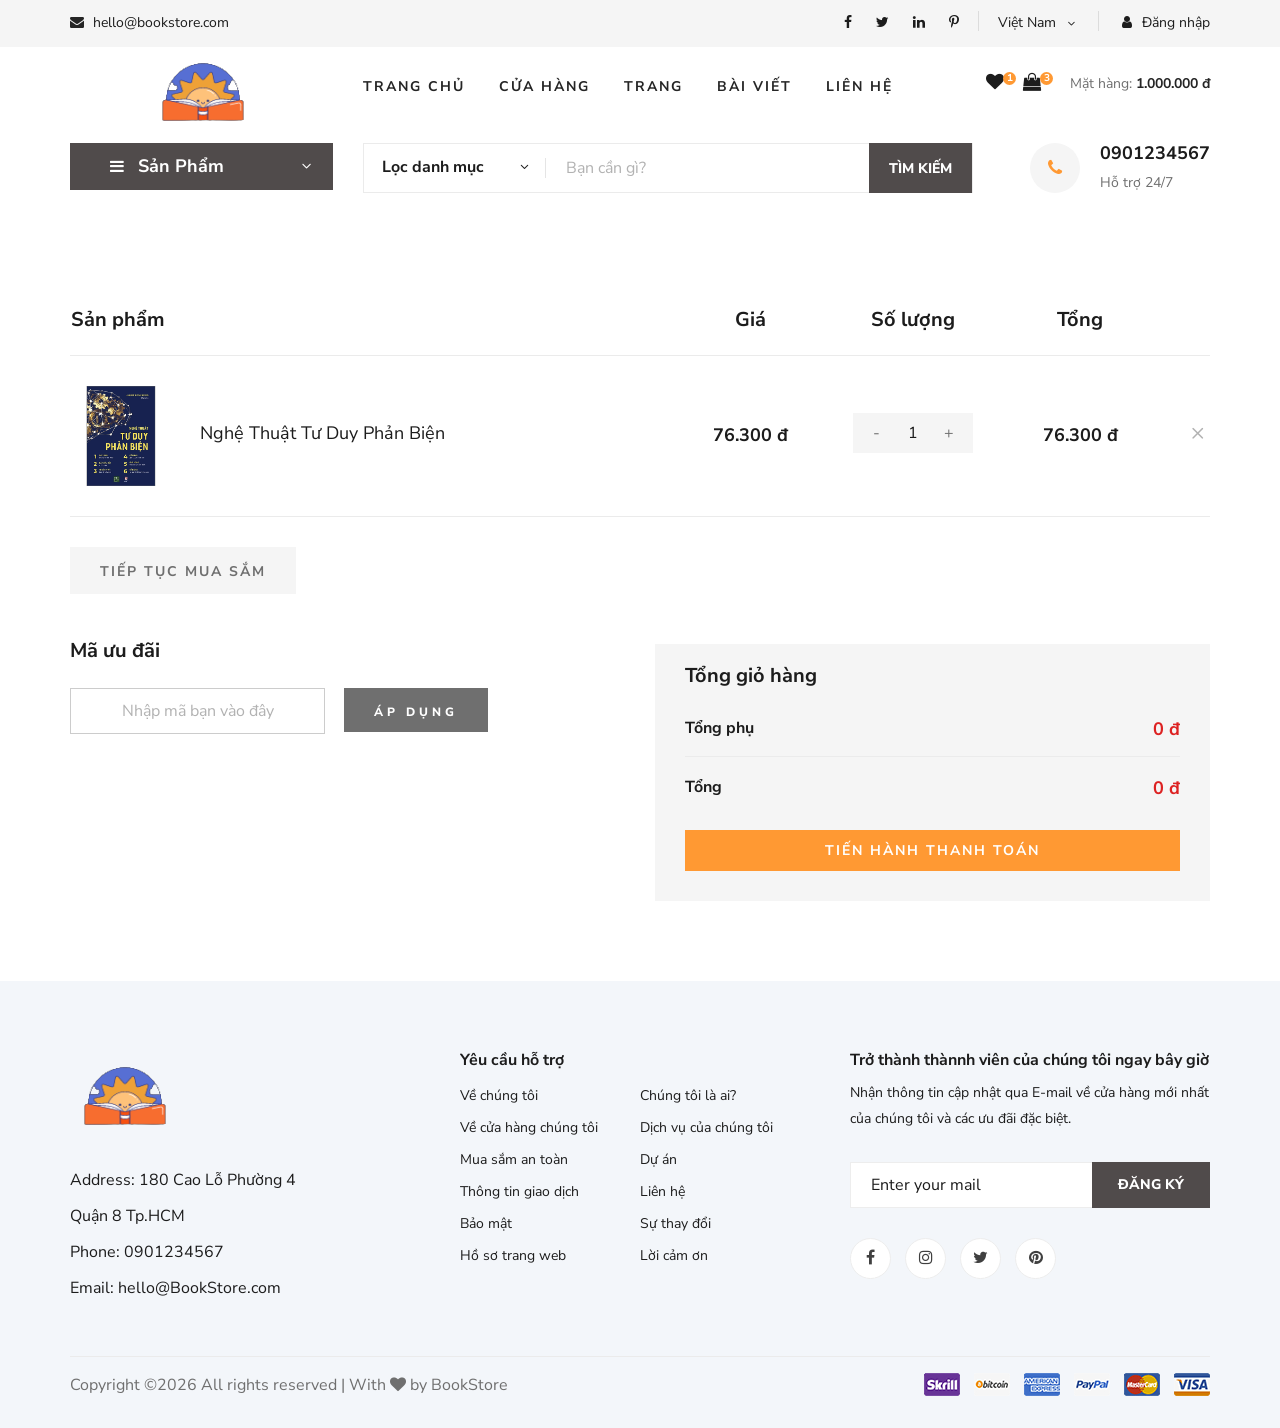
<file: Nhap-Mon-Web/Lab07/demo_bai_2/index.html>
<!DOCTYPE html>
<html lang="zxx">

<head>
    <meta charset="UTF-8">
    <meta name="description" content="Ogani Template">
    <meta name="keywords" content="Ogani, unica, creative, html">
    <meta name="viewport" content="width=device-width, initial-scale=1.0">
    <meta http-equiv="X-UA-Compatible" content="ie=edge">
    <title>Nice | BookStore</title>
    
    <!-- Google Font -->
    <link href="https://fonts.googleapis.com/css2?family=Nunito Sans:wght@200;300;400;600;900&display=swap" rel="stylesheet">
    
    <!-- Css Styles -->
    <link rel="stylesheet" href="css/bootstrap.min.css" type="text/css">
    <link rel="stylesheet" href="css/font-awesome.min.css" type="text/css">
    <link rel="stylesheet" href="css/elegant-icons.css" type="text/css">
    <link rel="stylesheet" href="css/nice-select.css" type="text/css">
    <link rel="stylesheet" href="css/jquery-ui.min.css" type="text/css">
    <link rel="stylesheet" href="css/owl.carousel.min.css" type="text/css">
    <link rel="stylesheet" href="css/slicknav.min.css" type="text/css">
    <link rel="stylesheet" href="css/style.css" type="text/css">


</head>

<body>
    <!-- Page Preloder -->
    <div id="preloder">
        <div class="loader"></div>
    </div>

    <!-- Humberger Begin -->
    <div class="humberger__menu__overlay"></div>
    <div class="humberger__menu__wrapper">
        <div class="humberger__menu__logo">
            <a href="#"><img src="img/logo.png" alt=""></a>
        </div>
        <div class="humberger__menu__cart">
            <ul>
                <li><a href="#"><i class="fa fa-heart"></i> <span>1</span></a></li>
                <li><a href="#"><i class="fa fa-shopping-bag"></i> <span>3</span></a></li>
            </ul>
            <div class="header__cart__price">Mặt hàng: <span>1.000.000 đ</span></div>
        </div>
        <div class="humberger__menu__widget">
            <div class="header__top__right__language">
                <div>Việt Nam</div>
                <span class="arrow_carrot-down"></span>
                <ul>
                    <li><a href="#">Spanis</a></li>
                    <li><a href="#">English</a></li>
                </ul>
            </div>
            <div class="header__top__right__auth">
                <a href="#"><i class="fa fa-user"></i> Đăng nhập</a>
            </div>
        </div>
        <nav class="humberger__menu__nav mobile-menu">
            <ul>
                <li><a href="./index.html">Trang chủ</a></li>
                <li><a href="./shop-grid.html">Cửa hàng</a></li>
                <li><a href="#">Trang</a>
                    <ul class="header__menu__dropdown">
                        <li><a href="./shop-details.html">Cửa hàng chi tiết</a></li>
                        <li><a href="./shoping-cart.html">Giỏ hàng</a></li>
                        <li><a href="./checkout.html">Thủ tục thanh toán</a></li>
                        <li><a href="./blog-details.html">Chi tiết bài viết</a></li>
                    </ul>
                </li>
                <li><a href="./blog.html">Bài viết</a></li>
                <li><a href="./contact.html">Liên hệ</a></li>
            </ul>
        </nav>
        <div id="mobile-menu-wrap"></div>
        <div class="header__top__right__social">
            <a href="#"><i class="fa fa-facebook"></i></a>
            <a href="#"><i class="fa fa-twitter"></i></a>
            <a href="#"><i class="fa fa-linkedin"></i></a>
            <a href="#"><i class="fa fa-pinterest-p"></i></a>
        </div>
        <div class="humberger__menu__contact">
            <ul>
                <li><i class="fa fa-envelope"></i> hello@bookstore.com</li>
            </ul>
        </div>
    </div>
    <!-- Humberger End -->

    <!-- Header Section Begin -->
    <header class="header">
        <div class="header__top">
            <div class="container">
                <div class="row">
                    <div class="col-lg-6 col-md-6">
                        <div class="header__top__left">
                            <ul>
                                <li><i class="fa fa-envelope"></i> hello@bookstore.com</li>
                            </ul>
                        </div>
                    </div>
                    <div class="col-lg-6 col-md-6">
                        <div class="header__top__right">
                            <div class="header__top__right__social">
                                <a href="#"><i class="fa fa-facebook"></i></a>
                                <a href="#"><i class="fa fa-twitter"></i></a>
                                <a href="#"><i class="fa fa-linkedin"></i></a>
                                <a href="#"><i class="fa fa-pinterest-p"></i></a>
                            </div>
                            <div class="header__top__right__language">
                                <div>Việt Nam</div>
                                <span class="arrow_carrot-down"></span>
                                <ul>
                                    <li><a href="#">Spanis</a></li>
                                    <li><a href="#">English</a></li>
                                </ul>
                            </div>
                            <div class="header__top__right__auth">
                                <a href="#"><i class="fa fa-user"></i> Đăng nhập</a>
                            </div>
                        </div>
                    </div>
                </div>
            </div>
        </div>
        <div class="container">
            <div class="row">
                <div class="col-lg-3">
                    <div class="header__logo">
                        <a href="./index.html"><img src="img/logo.png" alt=""></a>
                    </div>
                </div>
                <div class="col-lg-6">
                    <nav class="header__menu">
                        <ul class="ul-menu">
                            <li><a href="./index.html">Trang chủ</a></li>
                            <li><a href="./shop-grid.html">Cửa hàng</a></li>
                            <li><a href="#">Trang</a>
                                <ul class="header__menu__dropdown">
                                    <li><a href="./shop-details.html">Cửa hàng chi tiết</a></li>
                                    <li><a href="./shoping-cart.html">Giỏ hàng</a></li>
                                    <li><a href="./checkout.html">Thủ tục thanh toán</a></li>
                                    <li><a href="./blog-details.html">Chi tiết bài viết</a></li>
                                </ul>
                            </li>
                            <li><a href="./blog.html">Bài viết</a></li>
                            <li><a href="./contact.html">Liên hệ</a></li>
                        </ul>
                    </nav>
                </div>
                <div class="col-lg-3">
                    <div class="header__cart">
                        <ul>
                            <li><a href="#"><i class="fa fa-heart"></i> <span>1</span></a></li>
                            <li><a href="#"><i class="fa fa-shopping-bag"></i> <span>3</span></a></li>
                        </ul>
                        <div class="header__cart__price">Mặt hàng: <span>1.000.000 đ</span></div>
                    </div>
                </div>
            </div>
            <div class="humberger__open">
                <i class="fa fa-bars"></i>
            </div>
        </div>
    </header>
    <!-- Header Section End -->

    <!-- Hero Section Begin -->
    <section class="hero hero-normal">
        <div class="container">
            <div class="row">
                <div class="col-lg-3">
                    <div class="hero__categories">
                        <div class="hero__categories__all">
                            <i class="fa fa-bars"></i>
                            <span>Sản Phẩm</span>
                        </div>
                        <ul>
                            <li><a href="#">Văn học</a></li>
                            <li><a href="#">Kinh tế</a></li>
                            <li><a href="#">Thiếu nhi</a></li>
                            <li><a href="#">Kĩ năng sống</a></li>
                            <li><a href="#">Giáo khoa</a></li>
                            <li><a href="#">Từ điển</a></li>
                            <li><a href="#">Lịch sử</a></li>
                            <li><a href="#">Y học</a></li>
                            <li><a href="#">Tạp chí</a></li>
                            <li><a href="#">Ngoại ngữ</a></li>
                            <li><a href="#">Giáo trình</a></li>
                        </ul>
                    </div>
                </div>
                <div class="col-lg-9">
                    <div class="hero__search">
                        <div class="hero__search__form">
                            <form action="#">
                                <div class="hero__search__categories">
                                    Lọc danh mục
                                    <span class="arrow_carrot-down"></span>
                                </div>
                                <input type="text" placeholder="Bạn cần gì?">
                                <button type="submit" class="site-btn">TÌM KIẾM</button>
                            </form>
                        </div>
                        <div class="hero__search__phone">
                            <div class="hero__search__phone__icon">
                                <i class="fa fa-phone"></i>
                            </div>
                            <div class="hero__search__phone__text">
                                <h5>0901234567</h5>
                                <span>Hỗ trợ 24/7 </span>
                            </div>
                        </div>
                    </div>
                </div>
            </div>
        </div>
    </section>
    <!-- Hero Section End -->

    <!-- Shoping Cart Section Begin -->
    <section class="shoping-cart spad">
        <div class="container">
            <div class="row">
                <div class="col-lg-12">
                    <div class="shoping__cart__table">
                        <table>
                            <thead>
                                <tr>
                                    <th class="shoping__product">Sản phẩm</th>
                                    <th>Giá</th>
                                    <th>Số lượng</th>
                                    <th>Tổng</th>
                                    <th></th>
                                </tr>
                            </thead>
                            <tbody>
                                <tr>
                                    <td class="shoping__cart__item">
                                        <img src="img/featured/Book_2.jpg" alt="" width="100px">
                                        <h5>Nghệ Thuật Tư Duy Phản Biện</h5>
                                    </td>
                                    <td class="shoping__cart__price">
                                        76.300 đ
                                    </td>
                                    <td class="shoping__cart__quantity">
                                        <div class="quantity">
                                            <div class="pro-qty">
                                                <input value="1" id="quantity" >
                                            </div>
                                        </div>
                                    </td>
                                    <td class="shoping__cart__total" id="total">
                                        76.300 đ
                                    </td>
                                    <td class="shoping__cart__item__close">
                                        <span class="icon_close"></span>
                                    </td>
                                </tr>
                            </tbody>
                        </table>
                    </div>
                </div>
            </div>
            <div class="row">
                <div class="col-lg-12">
                    <div class="shoping__cart__btns">
                        <a href="#" class="primary-btn cart-btn">TIẾP TỤC MUA SẮM</a>
                    </div>
                </div>
                <div class="col-lg-6">
                    <div class="shoping__continue">
                        <div class="shoping__discount">
                            <h5>Mã ưu đãi</h5>
                            <form action="#">
                                <input type="text" placeholder="Nhập mã bạn vào đây">
                                <button type="submit" class="site-btn">ÁP DỤNG</button>
                            </form>
                        </div>
                    </div>
                </div>
                <div class="col-lg-6">
                    <div class="shoping__checkout">
                        <h5>Tổng giỏ hàng</h5>
                        <ul>
                            <li>Tổng phụ <span>0 đ</span></li>
                            <li>Tổng <span>0 đ</span></li>
                        </ul>
                        <a href="#" class="primary-btn">Tiến hành thanh toán</a>
                    </div>
                </div>
            </div>
        </div>
    </section>
    <!-- Shoping Cart Section End -->


    <!-- Footer Section Begin -->
    <footer class="footer spad">
        <div class="container">
            <div class="row">
                <div class="col-lg-3 col-md-6 col-sm-6">
                    <div class="footer__about">
                        <div class="footer__about__logo">
                            <a href="./index.html"><img src="img/logo.png" alt=""></a>
                        </div>
                        <ul>
                            <li>Address: 180 Cao Lỗ Phường 4 Quận 8 Tp.HCM</li>
                            <li>Phone: 0901234567</li>
                            <li>Email: hello@BookStore.com</li>
                        </ul>
                    </div>
                </div>
                <div class="col-lg-4 col-md-6 col-sm-6 offset-lg-1">
                    <div class="footer__widget">
                        <h6>
                            Yêu cầu hỗ trợ</h6>
                        <ul>
                            <li><a href="#">Về chúng tôi</a></li>
                            <li><a href="#">Về cửa hàng chúng tôi</a></li>
                            <li><a href="#">Mua sắm an toàn</a></li>
                            <li><a href="#">Thông tin giao dịch</a></li>
                            <li><a href="#">Bảo mật</a></li>
                            <li><a href="#">Hồ sơ trang web</a></li>
                        </ul>
                        <ul>
                            <li><a href="#">Chúng tôi là ai?</a></li>
                            <li><a href="#">Dịch vụ của chúng tôi</a></li>
                            <li><a href="#">Dự án</a></li>
                            <li><a href="#">Liên hệ</a></li>
                            <li><a href="#">Sự thay đổi</a></li>
                            <li><a href="#">Lời cảm ơn</a></li>
                        </ul>
                    </div>
                </div>
                <div class="col-lg-4 col-md-12">
                    <div class="footer__widget">
                        <h6>Trở thành thànnh viên của chúng tôi ngay bây giờ</h6>
                        <p>Nhận thông tin cập nhật qua E-mail về cửa hàng mới nhất của chúng tôi và các ưu đãi đặc biệt.</p>
                        <form action="#">
                            <input type="text" placeholder="Enter your mail">
                            <button type="submit" class="site-btn">Đăng ký</button>
                        </form>
                        <div class="footer__widget__social">
                            <a href="#"><i class="fa fa-facebook"></i></a>
                            <a href="#"><i class="fa fa-instagram"></i></a>
                            <a href="#"><i class="fa fa-twitter"></i></a>
                            <a href="#"><i class="fa fa-pinterest"></i></a>
                        </div>
                    </div>
                </div>
            </div>
            <div class="row">
                <div class="col-lg-12">
                    <div class="footer__copyright">
                        <div class="footer__copyright__text"><p>
  Copyright &copy;<script>document.write(new Date().getFullYear());</script> All rights reserved | With <i class="fa fa-heart" aria-hidden="true"></i> by BookStore</a>
  </p></div>
                        <div class="footer__copyright__payment"><img src="img/payment-item.png" alt=""></div>
                    </div>
                </div>
            </div>
        </div>
    </footer>
    <!-- Footer Section End -->

    <!-- Js Plugins -->
    <script src="js/jquery-3.3.1.min.js"></script>
    <script src="js/bootstrap.min.js"></script>
    <script src="js/jquery.nice-select.min.js"></script>
    <script src="js/jquery-ui.min.js"></script>
    <script src="js/jquery.slicknav.js"></script>
    <script src="js/mixitup.min.js"></script>
    <script src="js/owl.carousel.min.js"></script>
    <script src="js/main.js"></script>


</body>

</html>
</file>
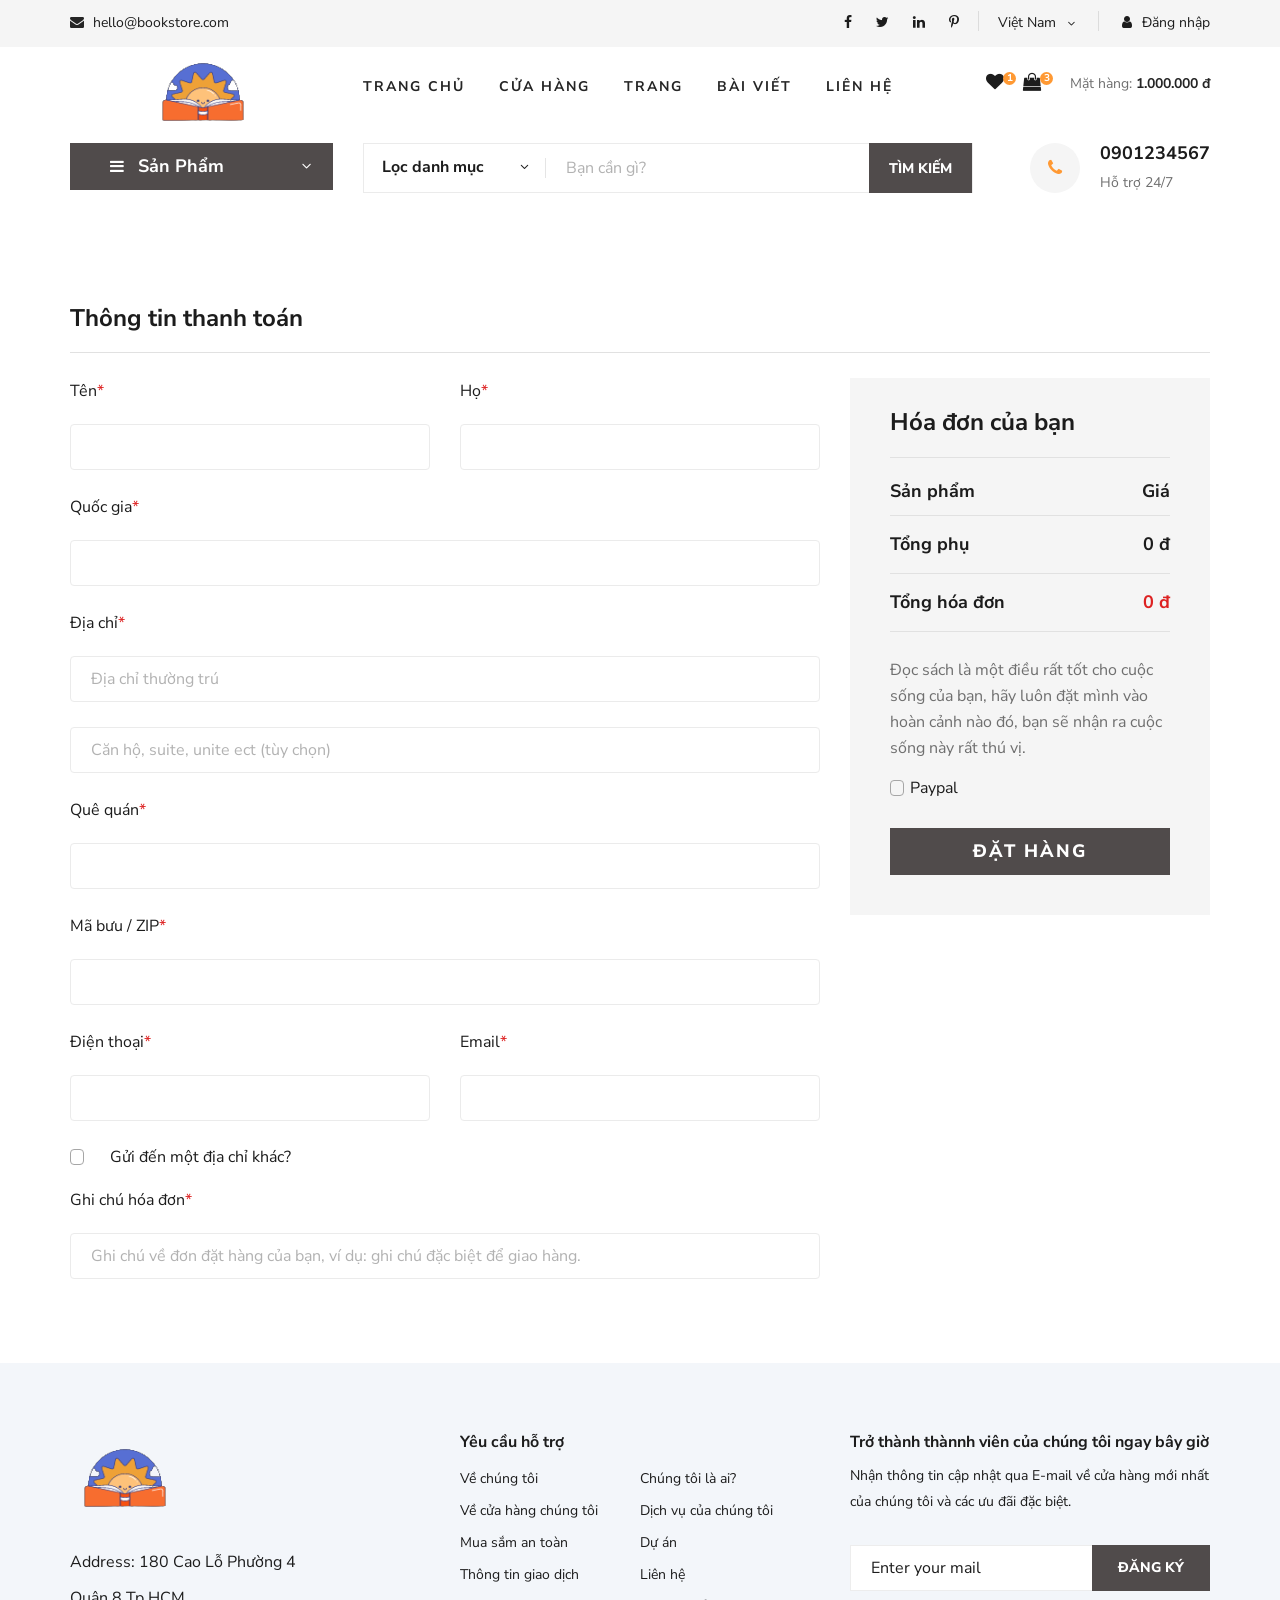
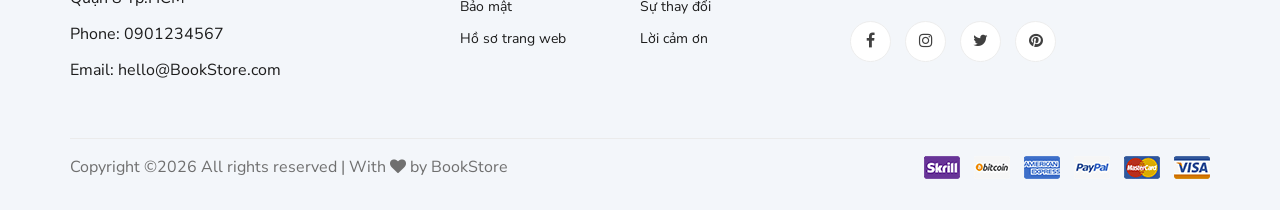
<file: Nhap-Mon-Web/Lab07/Vi_du/index.html>
<!DOCTYPE html>
<html lang="zxx">

<head>
    <meta charset="UTF-8">
    <meta name="description" content="Ogani Template">
    <meta name="keywords" content="Ogani, unica, creative, html">
    <meta name="viewport" content="width=device-width, initial-scale=1.0">
    <meta http-equiv="X-UA-Compatible" content="ie=edge">
    <title>Nice | BookStore</title>
    
    <!-- Google Font -->
    <link href="https://fonts.googleapis.com/css2?family=Nunito Sans:wght@200;300;400;600;900&display=swap" rel="stylesheet">
    
    <!-- Css Styles -->
    <link rel="stylesheet" href="css/bootstrap.min.css" type="text/css">
    <link rel="stylesheet" href="css/font-awesome.min.css" type="text/css">
    <link rel="stylesheet" href="css/elegant-icons.css" type="text/css">
    <link rel="stylesheet" href="css/nice-select.css" type="text/css">
    <link rel="stylesheet" href="css/jquery-ui.min.css" type="text/css">
    <link rel="stylesheet" href="css/owl.carousel.min.css" type="text/css">
    <link rel="stylesheet" href="css/slicknav.min.css" type="text/css">
    <link rel="stylesheet" href="css/style.css" type="text/css">


    <style>
        .error-message {
            color: red;
            font-size: 14px; 
            margin-top: 5px; 
        }
    </style>
</head>

<body>
    <!-- Page Preloder -->
    <div id="preloder">
        <div class="loader"></div>
    </div>

    <!-- Humberger Begin -->
    <div class="humberger__menu__overlay"></div>
    <div class="humberger__menu__wrapper">
        <div class="humberger__menu__logo">
            <a href="#"><img src="img/logo.png" alt=""></a>
        </div>
        <div class="humberger__menu__cart">
            <ul>
                <li><a href="#"><i class="fa fa-heart"></i> <span>1</span></a></li>
                <li><a href="#"><i class="fa fa-shopping-bag"></i> <span>3</span></a></li>
            </ul>
            <div class="header__cart__price">Mặt hàng: <span>1.000.000 đ</span></div>
        </div>
        <div class="humberger__menu__widget">
            <div class="header__top__right__language">
                <div>Việt Nam</div>
                <span class="arrow_carrot-down"></span>
                <ul>
                    <li><a href="#">Spanis</a></li>
                    <li><a href="#">English</a></li>
                </ul>
            </div>
            <div class="header__top__right__auth">
                <a href="#"><i class="fa fa-user"></i> Đăng nhập</a>
            </div>
        </div>
        <nav class="humberger__menu__nav mobile-menu">
            <ul>
                <li><a href="./index.html">Trang chủ</a></li>
                <li><a href="./shop-grid.html">Cửa hàng</a></li>
                <li><a href="#">Trang</a>
                    <ul class="header__menu__dropdown">
                        <li><a href="./shop-details.html">Cửa hàng chi tiết</a></li>
                        <li><a href="./shoping-cart.html">Giỏ hàng</a></li>
                        <li><a href="./checkout.html">Thủ tục thanh toán</a></li>
                        <li><a href="./blog-details.html">Chi tiết bài viết</a></li>
                    </ul>
                </li>
                <li><a href="./blog.html">Bài viết</a></li>
                <li><a href="./contact.html">Liên hệ</a></li>
            </ul>
        </nav>
        <div id="mobile-menu-wrap"></div>
        <div class="header__top__right__social">
            <a href="#"><i class="fa fa-facebook"></i></a>
            <a href="#"><i class="fa fa-twitter"></i></a>
            <a href="#"><i class="fa fa-linkedin"></i></a>
            <a href="#"><i class="fa fa-pinterest-p"></i></a>
        </div>
        <div class="humberger__menu__contact">
            <ul>
                <li><i class="fa fa-envelope"></i> hello@bookstore.com</li>
            </ul>
        </div>
    </div>
    <!-- Humberger End -->

    <!-- Header Section Begin -->
    <header class="header">
        <div class="header__top">
            <div class="container">
                <div class="row">
                    <div class="col-lg-6 col-md-6">
                        <div class="header__top__left">
                            <ul>
                                <li><i class="fa fa-envelope"></i> hello@bookstore.com</li>
                            </ul>
                        </div>
                    </div>
                    <div class="col-lg-6 col-md-6">
                        <div class="header__top__right">
                            <div class="header__top__right__social">
                                <a href="#"><i class="fa fa-facebook"></i></a>
                                <a href="#"><i class="fa fa-twitter"></i></a>
                                <a href="#"><i class="fa fa-linkedin"></i></a>
                                <a href="#"><i class="fa fa-pinterest-p"></i></a>
                            </div>
                            <div class="header__top__right__language">
                                <div>Việt Nam</div>
                                <span class="arrow_carrot-down"></span>
                                <ul>
                                    <li><a href="#">Spanis</a></li>
                                    <li><a href="#">English</a></li>
                                </ul>
                            </div>
                            <div class="header__top__right__auth">
                                <a href="#"><i class="fa fa-user"></i> Đăng nhập</a>
                            </div>
                        </div>
                    </div>
                </div>
            </div>
        </div>
        <div class="container">
            <div class="row">
                <div class="col-lg-3">
                    <div class="header__logo">
                        <a href="./index.html"><img src="img/logo.png" alt=""></a>
                    </div>
                </div>
                <div class="col-lg-6">
                    <nav class="header__menu">
                        <ul class="ul-menu">
                            <li><a href="./index.html">Trang chủ</a></li>
                            <li><a href="./shop-grid.html">Cửa hàng</a></li>
                            <li><a href="#">Trang</a>
                                <ul class="header__menu__dropdown">
                                    <li><a href="./shop-details.html">Cửa hàng chi tiết</a></li>
                                    <li><a href="./shoping-cart.html">Giỏ hàng</a></li>
                                    <li><a href="./checkout.html">Thủ tục thanh toán</a></li>
                                    <li><a href="./blog-details.html">Chi tiết bài viết</a></li>
                                </ul>
                            </li>
                            <li><a href="./blog.html">Bài viết</a></li>
                            <li><a href="./contact.html">Liên hệ</a></li>
                        </ul>
                    </nav>
                </div>
                <div class="col-lg-3">
                    <div class="header__cart">
                        <ul>
                            <li><a href="#"><i class="fa fa-heart"></i> <span>1</span></a></li>
                            <li><a href="#"><i class="fa fa-shopping-bag"></i> <span>3</span></a></li>
                        </ul>
                        <div class="header__cart__price">Mặt hàng: <span>1.000.000 đ</span></div>
                    </div>
                </div>
            </div>
            <div class="humberger__open">
                <i class="fa fa-bars"></i>
            </div>
        </div>
    </header>
    <!-- Header Section End -->

    <!-- Hero Section Begin -->
    <section class="hero hero-normal">
        <div class="container">
            <div class="row">
                <div class="col-lg-3">
                    <div class="hero__categories">
                        <div class="hero__categories__all">
                            <i class="fa fa-bars"></i>
                            <span>Sản Phẩm</span>
                        </div>
                        <ul>
                            <li><a href="#">Văn học</a></li>
                            <li><a href="#">Kinh tế</a></li>
                            <li><a href="#">Thiếu nhi</a></li>
                            <li><a href="#">Kĩ năng sống</a></li>
                            <li><a href="#">Giáo khoa</a></li>
                            <li><a href="#">Từ điển</a></li>
                            <li><a href="#">Lịch sử</a></li>
                            <li><a href="#">Y học</a></li>
                            <li><a href="#">Tạp chí</a></li>
                            <li><a href="#">Ngoại ngữ</a></li>
                            <li><a href="#">Giáo trình</a></li>
                        </ul>
                    </div>
                </div>
                <div class="col-lg-9">
                    <div class="hero__search">
                        <div class="hero__search__form">
                            <form action="#">
                                <div class="hero__search__categories">
                                    Lọc danh mục
                                    <span class="arrow_carrot-down"></span>
                                </div>
                                <input type="text" placeholder="Bạn cần gì?">
                                <button type="submit" class="site-btn">TÌM KIẾM</button>
                            </form>
                        </div>
                        <div class="hero__search__phone">
                            <div class="hero__search__phone__icon">
                                <i class="fa fa-phone"></i>
                            </div>
                            <div class="hero__search__phone__text">
                                <h5>0901234567</h5>
                                <span>Hỗ trợ 24/7 </span>
                            </div>
                        </div>
                    </div>
                </div>
            </div>
        </div>
    </section>
    <!-- Hero Section End -->

     <!-- Checkout Section Begin -->
     <section class="checkout spad">
        <div class="container">
            <div class="checkout__form">
                <h4>Thông tin thanh toán</h4>
                <form id="checkoutForm" action="#">
                    <div class="row">
                        <div class="col-lg-8 col-md-6">
                            <div class="row">
                                <div class="col-lg-6">
                                    <div class="checkout__input">
                                        <p>Tên<span>*</span></p>
                                        <input type="text" id="firstNameInput">
                                        <div class="error-message" id="firstNameErrorMessage"></div>
                                    </div>
                                </div>
                                <div class="col-lg-6">
                                    <div class="checkout__input">
                                        <p>Họ<span>*</span></p>
                                        <input type="text" id="lastNameInput">
                                        <div class="error-message" id="lastNameErrorMessage"></div>
                                    </div>
                                </div>
                            </div>
                            <div class="checkout__input">
                                <p>Quốc gia<span>*</span></p>
                                <input type="text" id="nationInput">
                                <div class="error-message" id="nationErrorMessage"></div>
                            </div>
                            <div class="checkout__input">
                                <p>Địa chỉ<span>*</span></p>
                                <input type="text" placeholder="Địa chỉ thường trú" class="checkout__input__add" id="adresseInput">
                                <div class="error-message" id="adresseErrorMessage"></div>
                                <input type="text" placeholder="Căn hộ, suite, unite ect (tùy chọn)" id="suiteInput">
                                <div class="error-message" id="suiteErrorMessage"></div>
                            </div>
                            <div class="checkout__input">
                                <p>Quê quán<span>*</span></p>
                                <input type="text" id="countryInput">
                                <div class="error-message" id="countryErrorMessage"></div>
                            </div>
                            <div class="checkout__input">
                                <p>Mã bưu / ZIP<span>*</span></p>
                                <input type="text" id="zipInput">
                                <div class="error-message" id="zipErrorMessage"></div>
                            </div>
                            <div class="row">
                                <div class="col-lg-6">
                                    <div class="checkout__input">
                                        <p>Điện thoại<span>*</span></p>
                                        <input type="text" id="numInput">
                                        <div class="error-message" id="numErrorMessage"></div>
                                    </div>
                                </div>
                                <div class="col-lg-6">
                                    <div class="checkout__input">
                                        <p>Email<span>*</span></p>
                                        <input type="text" id="emailInput">
                                        <div class="error-message" id="emailErrorMessage"></div>
                                    </div>
                                </div>
                            </div>
                           
                            <div class="checkout__input__checkbox">
                                <label for="diff-acc">
                                    Gửi đến một địa chỉ khác?
                                    <input type="checkbox" id="diff-acc">
                                    <span class="checkmark"></span>
                                </label>
                            </div>
                            <div class="checkout__input">
                                <p>Ghi chú hóa đơn<span>*</span></p>
                                <input type="text" placeholder="Ghi chú về đơn đặt hàng của bạn, ví dụ: ghi chú đặc biệt để giao hàng." id="noteInput">
                                <div class="error-message" id="noteErrorMessage"></div>
                            </div>
                        </div>
                        <div class="col-lg-4 col-md-6">
                            <div class="checkout__order">
                                <h4>Hóa đơn của bạn</h4>
                                <div class="checkout__order__products">Sản phẩm <span>Giá</span></div>
                               
                                <div class="checkout__order__subtotal">Tổng phụ <span>0 đ</span></div>
                                <div class="checkout__order__total">Tổng hóa đơn <span>0 đ</span></div>
                                <p>Đọc sách là một điều rất tốt cho cuộc sống của bạn, hãy luôn đặt mình vào hoàn cảnh nào đó, bạn sẽ
                                    nhận ra cuộc sống này rất thú vị.
                                </p>
                                <div class="checkout__input__checkbox">
                                    <label for="paypal">
                                        Paypal
                                        <input type="checkbox" id="paypal">
                                        <span class="checkmark"></span>
                                    </label>
                                </div>
                                <button type="button" class="site-btn" onclick="validateForm()">Đặt hàng</button>
                            </div>
                        </div>
                    </div>
                </form>
            </div>
        </div>
    </section>
    <!-- Checkout Section End -->


    <!-- Footer Section Begin -->
    <footer class="footer spad">
        <div class="container">
            <div class="row">
                <div class="col-lg-3 col-md-6 col-sm-6">
                    <div class="footer__about">
                        <div class="footer__about__logo">
                            <a href="./index.html"><img src="img/logo.png" alt=""></a>
                        </div>
                        <ul>
                            <li>Address: 180 Cao Lỗ Phường 4 Quận 8 Tp.HCM</li>
                            <li>Phone: 0901234567</li>
                            <li>Email: hello@BookStore.com</li>
                        </ul>
                    </div>
                </div>
                <div class="col-lg-4 col-md-6 col-sm-6 offset-lg-1">
                    <div class="footer__widget">
                        <h6>
                            Yêu cầu hỗ trợ</h6>
                        <ul>
                            <li><a href="#">Về chúng tôi</a></li>
                            <li><a href="#">Về cửa hàng chúng tôi</a></li>
                            <li><a href="#">Mua sắm an toàn</a></li>
                            <li><a href="#">Thông tin giao dịch</a></li>
                            <li><a href="#">Bảo mật</a></li>
                            <li><a href="#">Hồ sơ trang web</a></li>
                        </ul>
                        <ul>
                            <li><a href="#">Chúng tôi là ai?</a></li>
                            <li><a href="#">Dịch vụ của chúng tôi</a></li>
                            <li><a href="#">Dự án</a></li>
                            <li><a href="#">Liên hệ</a></li>
                            <li><a href="#">Sự thay đổi</a></li>
                            <li><a href="#">Lời cảm ơn</a></li>
                        </ul>
                    </div>
                </div>
                <div class="col-lg-4 col-md-12">
                    <div class="footer__widget">
                        <h6>Trở thành thànnh viên của chúng tôi ngay bây giờ</h6>
                        <p>Nhận thông tin cập nhật qua E-mail về cửa hàng mới nhất của chúng tôi và các ưu đãi đặc biệt.</p>
                        <form action="#">
                            <input type="text" placeholder="Enter your mail">
                            <button type="submit" class="site-btn">Đăng ký</button>
                        </form>
                        <div class="footer__widget__social">
                            <a href="#"><i class="fa fa-facebook"></i></a>
                            <a href="#"><i class="fa fa-instagram"></i></a>
                            <a href="#"><i class="fa fa-twitter"></i></a>
                            <a href="#"><i class="fa fa-pinterest"></i></a>
                        </div>
                    </div>
                </div>
            </div>
            <div class="row">
                <div class="col-lg-12">
                    <div class="footer__copyright">
                        <div class="footer__copyright__text"><p>
  Copyright &copy;<script>document.write(new Date().getFullYear());</script> All rights reserved | With <i class="fa fa-heart" aria-hidden="true"></i> by BookStore</a>
  </p></div>
                        <div class="footer__copyright__payment"><img src="img/payment-item.png" alt=""></div>
                    </div>
                </div>
            </div>
        </div>
    </footer>
    <!-- Footer Section End -->

    <!-- Js Plugins -->
    <script src="js/jquery-3.3.1.min.js"></script>
    <script src="js/bootstrap.min.js"></script>
    <script src="js/jquery.nice-select.min.js"></script>
    <script src="js/jquery-ui.min.js"></script>
    <script src="js/jquery.slicknav.js"></script>
    <script src="js/mixitup.min.js"></script>
    <script src="js/owl.carousel.min.js"></script>
    <script src="js/main.js"></script>



    <!-- JavaScript -->
    <script>
        function validateForm() {
            
            var firstName = firstNameInput.value.trim();
            var lastName = lastNameInput.value.trim();
            var nation = nationInput.value.trim();
            var email = emailInput.value.trim();
            var adresse = adresseInput.value.trim();
            var suite = suiteInput.value.trim();
            var country = countryInput.value.trim();
            var zip = zipInput.value.trim();
            var num = numInput.value.trim();
            var isValid = true;

            if (firstName === '') {
                firstNameErrorMessage.textContent = 'Vui lòng nhập tên của bạn.';
                isValid = false;
            } else {
                firstNameErrorMessage.textContent = '';
            }
           
            
            if (!validateEmail(emailInput.value)) {
                emailErrorMessage.textContent = 'Vui lòng nhập một địa chỉ email hợp lệ.';
                isValid = false;
            } else {
                emailErrorMessage.textContent = '';
            }
            
            if (isValid) {
                alert('Đặt hàng thành công!');
            }
            if (lastName === ''){
                lastNameErrorMessage.textContent = 'Vui lòng nhập họ của bạn.';
                isValid = false;
            } else{
                lastName.textContent = '';
            }
            if (nation === ''){
                nationErrorMessage.textContent = 'Vui lòng nhập quốc gia của bạn.';
                isValid = false;
            } else {
                nation.textContent = '';
            }
            if (adresse === ''){
                adresseErrorMessage.textContent = 'Vui lòng nhập địa chỉ của bạn.';
                isValid = false;
            } else {
                adresse.textContent = '';
            }
            if (suite === ''){
                suiteErrorMessage.textContent = 'Vui lòng nhập nơi của bạn.';
                isValid = false;
            } else {
                suite.textContent = '';
            }
            if (country === ''){
                countryErrorMessage.textContent = 'Vui lòng nhập quê quán của bạn.';
                isValid = false;
            } else{
                country.textContent = '';
            }
            if(zip === ''){
                zipErrorMessage.textContent = 'Vui lòng nhập mã bưu điện của bạn.';
                isValid = false;
            }else{
                zip.textContent = '';
            }
            if(num === ''){
                numErrorMessage.textContent = 'Vui lòng nhập sđt của bạn.';
                isValid = false;
            } else{
                num.textContent = '';
            }
            
            
            
            
            
        }
    
        function validateEmail(email) {
            var emailRegex = /\S+@\S+\.\S+/;
            return emailRegex.test(email);
        }
    
    </script>
    
</body>

</html>
</file>
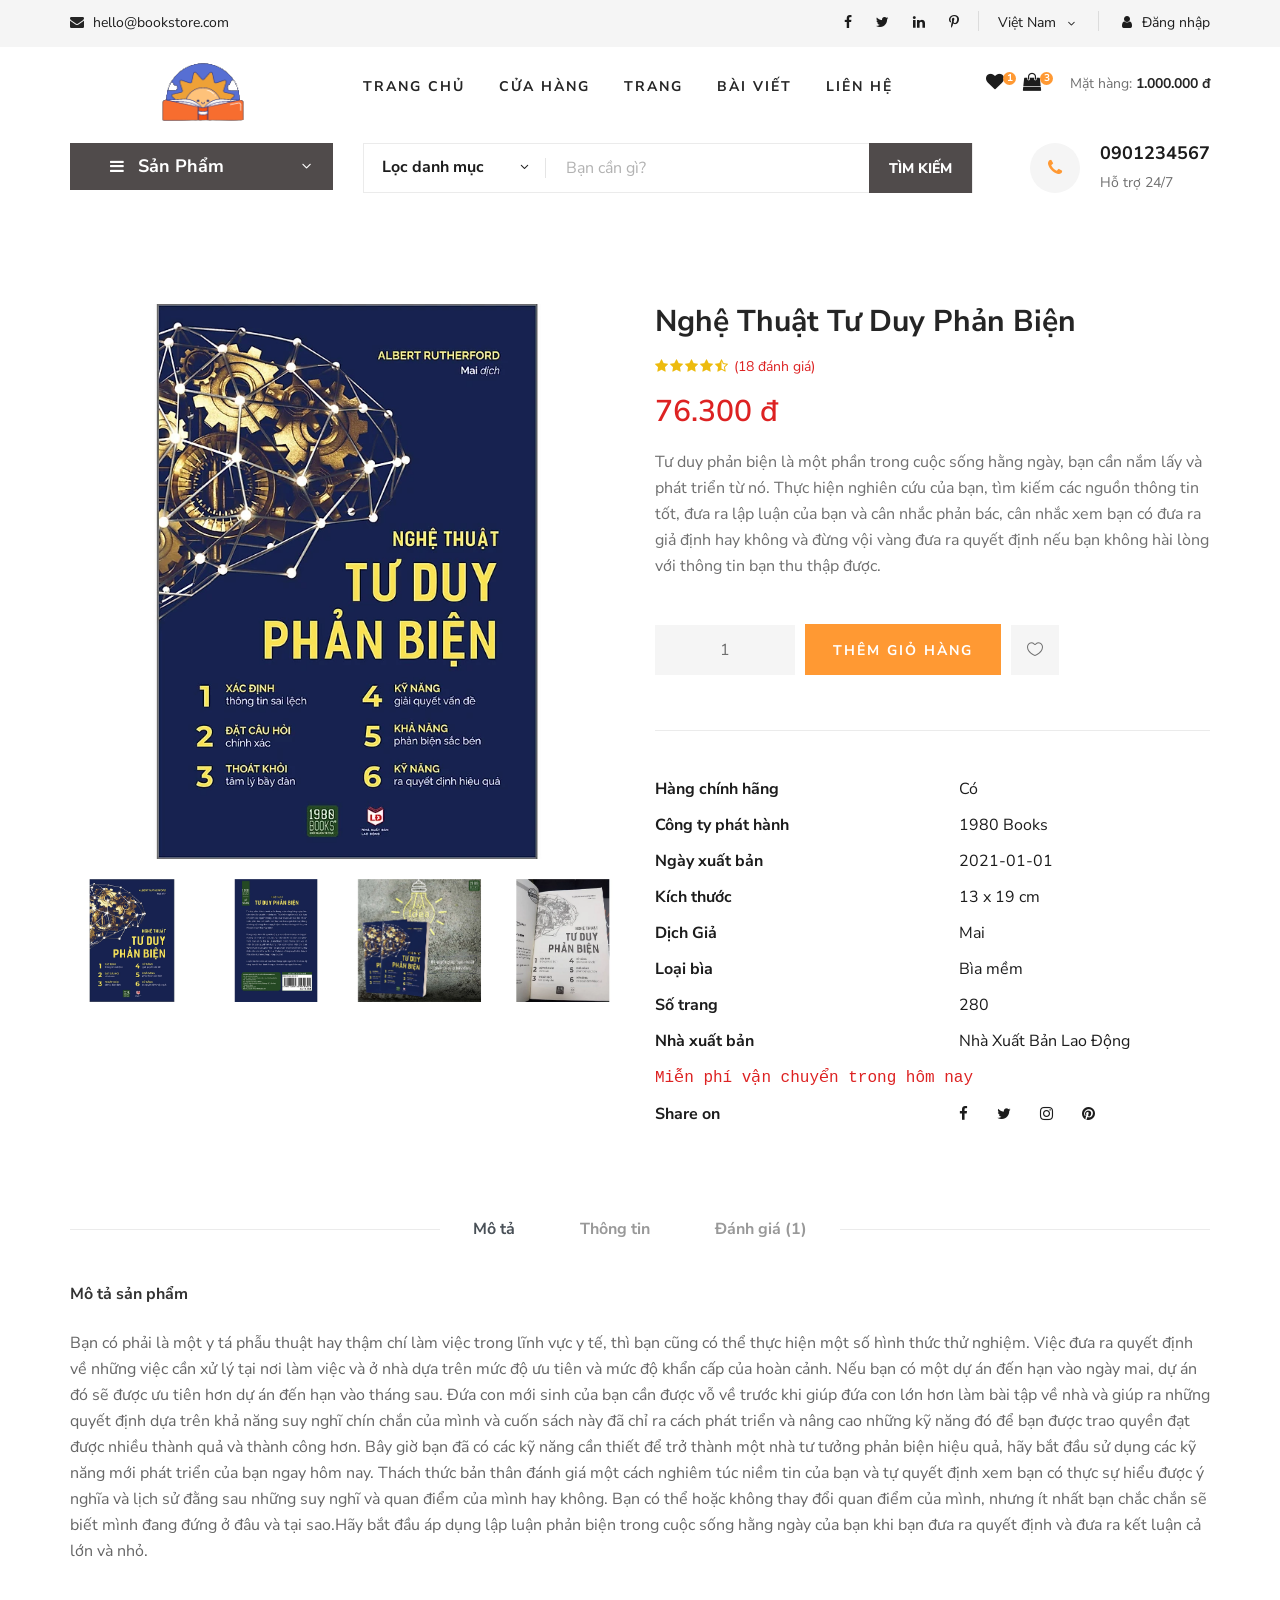
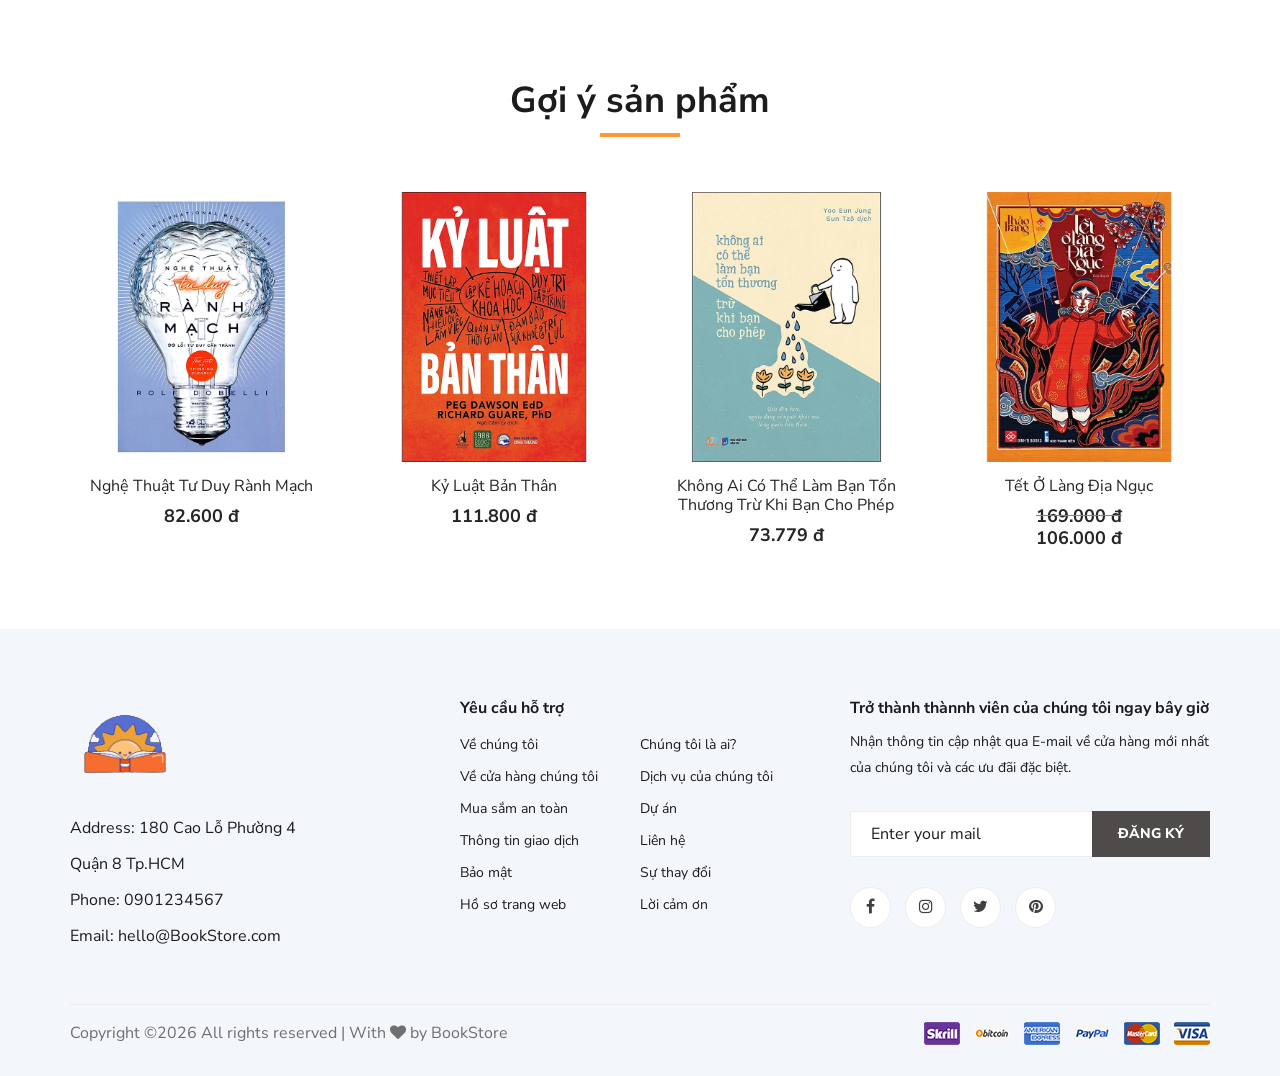
<file: Nhap-Mon-Web/Lab08/Vi_du_2/index.html>
<!DOCTYPE html>
<html lang="zxx">

<head>
    <meta charset="UTF-8">
    <meta name="description" content="Ogani Template">
    <meta name="keywords" content="Ogani, unica, creative, html">
    <meta name="viewport" content="width=device-width, initial-scale=1.0">
    <meta http-equiv="X-UA-Compatible" content="ie=edge">
    <title>Nice | BookStore</title>

    <!-- Google Font -->
    <link href="https://fonts.googleapis.com/css2?family=Nunito Sans:wght@200;300;400;600;900&display=swap" rel="stylesheet">

    <!-- Css Styles -->
    <link rel="stylesheet" href="css/bootstrap.min.css" type="text/css">
    <link rel="stylesheet" href="css/font-awesome.min.css" type="text/css">
    <link rel="stylesheet" href="css/elegant-icons.css" type="text/css">
    <link rel="stylesheet" href="css/nice-select.css" type="text/css">
    <link rel="stylesheet" href="css/jquery-ui.min.css" type="text/css">
    <link rel="stylesheet" href="css/owl.carousel.min.css" type="text/css">
    <link rel="stylesheet" href="css/slicknav.min.css" type="text/css">
    <link rel="stylesheet" href="css/style.css" type="text/css">

    <style>
        .product__details__pic__slider {
            position: relative;
            overflow: hidden;
        }

        .product__details__pic__slider img {
            display: none;
            width: 100%;
            height: auto;
        }

        .button__slide{
            text-align: center;
            padding-top: 10px;
        }
    </style>

    
</head>

<body>
    <!-- Page Preloder -->
    <div id="preloder">
        <div class="loader"></div>
    </div>

    <!-- Humberger Begin -->
    <div class="humberger__menu__overlay"></div>
    <div class="humberger__menu__wrapper">
        <div class="humberger__menu__logo">
            <a href="#"><img src="img/logo.png" alt=""></a>
        </div>
        <div class="humberger__menu__cart">
            <ul>
                <li><a href="#"><i class="fa fa-heart"></i> <span>1</span></a></li>
                <li><a href="#"><i class="fa fa-shopping-bag"></i> <span>3</span></a></li>
            </ul>
            <div class="header__cart__price">Mặt hàng: <span>1.000.000 đ</span></div>
        </div>
        <div class="humberger__menu__widget">
            <div class="header__top__right__language">
                <div>Việt Nam</div>
                <span class="arrow_carrot-down"></span>
                <ul>
                    <li><a href="#">Spanis</a></li>
                    <li><a href="#">English</a></li>
                </ul>
            </div>
            <div class="header__top__right__auth">
                <a href="#"><i class="fa fa-user"></i> Đăng nhập</a>
            </div>
        </div>
        <nav class="humberger__menu__nav mobile-menu">
            <ul>
                <li><a href="./index.html">Trang chủ</a></li>
                <li><a href="./shop-grid.html">Cửa hàng</a></li>
                <li><a href="#">Trang</a>
                    <ul class="header__menu__dropdown">
                        <li><a href="./shop-details.html">Cửa hàng chi tiết</a></li>
                        <li><a href="./shoping-cart.html">Giỏ hàng</a></li>
                        <li><a href="./checkout.html">Thủ tục thanh toán</a></li>
                        <li><a href="./blog-details.html">Chi tiết bài viết</a></li>
                    </ul>
                </li>
                <li><a href="./blog.html">Bài viết</a></li>
                <li><a href="./contact.html">Liên hệ</a></li>
            </ul>
        </nav>
        <div id="mobile-menu-wrap"></div>
        <div class="header__top__right__social">
            <a href="#"><i class="fa fa-facebook"></i></a>
            <a href="#"><i class="fa fa-twitter"></i></a>
            <a href="#"><i class="fa fa-linkedin"></i></a>
            <a href="#"><i class="fa fa-pinterest-p"></i></a>
        </div>
        <div class="humberger__menu__contact">
            <ul>
                <li><i class="fa fa-envelope"></i> hello@bookstore.com</li>
            </ul>
        </div>
    </div>
    <!-- Humberger End -->

    <!-- Header Section Begin -->
    <header class="header">
        <div class="header__top">
            <div class="container">
                <div class="row">
                    <div class="col-lg-6 col-md-6">
                        <div class="header__top__left">
                            <ul>
                                <li><i class="fa fa-envelope"></i> hello@bookstore.com</li>
                            </ul>
                        </div>
                    </div>
                    <div class="col-lg-6 col-md-6">
                        <div class="header__top__right">
                            <div class="header__top__right__social">
                                <a href="#"><i class="fa fa-facebook"></i></a>
                                <a href="#"><i class="fa fa-twitter"></i></a>
                                <a href="#"><i class="fa fa-linkedin"></i></a>
                                <a href="#"><i class="fa fa-pinterest-p"></i></a>
                            </div>
                            <div class="header__top__right__language">
                                <div>Việt Nam</div>
                                <span class="arrow_carrot-down"></span>
                                <ul>
                                    <li><a href="#">Spanis</a></li>
                                    <li><a href="#">English</a></li>
                                </ul>
                            </div>
                            <div class="header__top__right__auth">
                                <a href="#"><i class="fa fa-user"></i> Đăng nhập</a>
                            </div>
                        </div>
                    </div>
                </div>
            </div>
        </div>
        <div class="container">
            <div class="row">
                <div class="col-lg-3">
                    <div class="header__logo">
                        <a href="./index.html"><img src="img/logo.png" alt=""></a>
                    </div>
                </div>
                <div class="col-lg-6">
                    <nav class="header__menu">
                        <ul class="ul-menu">
                            <li><a href="./index.html">Trang chủ</a></li>
                            <li><a href="./shop-grid.html">Cửa hàng</a></li>
                            <li><a href="#">Trang</a>
                                <ul class="header__menu__dropdown">
                                    <li><a href="./shop-details.html">Cửa hàng chi tiết</a></li>
                                    <li><a href="./shoping-cart.html">Giỏ hàng</a></li>
                                    <li><a href="./checkout.html">Thủ tục thanh toán</a></li>
                                    <li><a href="./blog-details.html">Chi tiết bài viết</a></li>
                                </ul>
                            </li>
                            <li><a href="./blog.html">Bài viết</a></li>
                            <li><a href="./contact.html">Liên hệ</a></li>
                        </ul>
                    </nav>
                </div>
                <div class="col-lg-3">
                    <div class="header__cart">
                        <ul>
                            <li><a href="#"><i class="fa fa-heart"></i> <span>1</span></a></li>
                            <li><a href="#"><i class="fa fa-shopping-bag"></i> <span>3</span></a></li>
                        </ul>
                        <div class="header__cart__price">Mặt hàng: <span>1.000.000 đ</span></div>
                    </div>
                </div>
            </div>
            <div class="humberger__open">
                <i class="fa fa-bars"></i>
            </div>
        </div>
    </header>
    <!-- Header Section End -->

    <!-- Hero Section Begin -->
    <section class="hero hero-normal">
        <div class="container">
            <div class="row">
                <div class="col-lg-3">
                    <div class="hero__categories">
                        <div class="hero__categories__all">
                            <i class="fa fa-bars"></i>
                            <span>Sản Phẩm</span>
                        </div>
                        <ul>
                            <li><a href="#">Văn học</a></li>
                            <li><a href="#">Kinh tế</a></li>
                            <li><a href="#">Thiếu nhi</a></li>
                            <li><a href="#">Kĩ năng sống</a></li>
                            <li><a href="#">Giáo khoa</a></li>
                            <li><a href="#">Từ điển</a></li>
                            <li><a href="#">Lịch sử</a></li>
                            <li><a href="#">Y học</a></li>
                            <li><a href="#">Tạp chí</a></li>
                            <li><a href="#">Ngoại ngữ</a></li>
                            <li><a href="#">Giáo trình</a></li>
                        </ul>
                    </div>
                </div>
                <div class="col-lg-9">
                    <div class="hero__search">
                        <div class="hero__search__form">
                            <form action="#">
                                <div class="hero__search__categories">
                                    Lọc danh mục
                                    <span class="arrow_carrot-down"></span>
                                </div>
                                <input type="text" placeholder="Bạn cần gì?">
                                <button type="submit" class="site-btn">TÌM KIẾM</button>
                            </form>
                        </div>
                        <div class="hero__search__phone">
                            <div class="hero__search__phone__icon">
                                <i class="fa fa-phone"></i>
                            </div>
                            <div class="hero__search__phone__text">
                                <h5>0901234567</h5>
                                <span>Hỗ trợ 24/7 </span>
                            </div>
                        </div>
                    </div>
                </div>
            </div>
        </div>
    </section>
    <!-- Hero Section End -->

    <!-- Product Details Section Begin -->
    <section class="product-details spad">
        <div class="container">
            <div class="row">
                <div class="col-lg-6 col-md-6">
                    <div class="product__details__pic">
                        <div class="product__details__pic__item">
                            <img class="product__details__pic__item--large"
                                src="img/product/Book_2.jpg" alt="">
                        </div>
                        <div class="product__details__pic__slider owl-carousel">
                            <img data-imgbigurl="img/product/details/Book_2.jpg"
                                src="img/product/Book_2.jpg" alt="">
                            <img data-imgbigurl="img/product/details/Book_2_details_2.jpg"
                                src="img/product/details/Book_2_details_2.jpg" alt="">
                            <img data-imgbigurl="img/product/details/Book_2_details_1.jpg"
                                src="img/product/details/Book_2_details_1.jpg" alt="">
                            <img data-imgbigurl="img/product/details/Book_2_details_3.jpg"
                                src="img/product/details/Book_2_details_3.jpg" alt="">
                        </div>
                    </div>
                </div>
                <div class="col-lg-6 col-md-6">
                    <div class="product__details__text">
                        <h3>Nghệ Thuật Tư Duy Phản Biện</h3>
                        <div class="product__details__rating">
                            <i class="fa fa-star"></i>
                            <i class="fa fa-star"></i>
                            <i class="fa fa-star"></i>
                            <i class="fa fa-star"></i>
                            <i class="fa fa-star-half-o"></i>
                            <span>(18 đánh giá)</span>
                        </div>
                        <div class="product__details__price">76.300 đ</div>
                        <p>Tư duy phản biện là một phần trong cuộc sống hằng ngày, bạn cần nắm lấy và phát triển từ nó.
                             Thực hiện nghiên cứu của bạn, tìm kiếm các nguồn thông tin tốt, đưa ra lập luận của bạn và cân nhắc phản bác, 
                             cân nhắc xem bạn có đưa ra giả định hay không và đừng vội vàng đưa ra quyết định nếu bạn không hài lòng với 
                             thông tin bạn thu thập được.</p>
                        <div class="product__details__quantity">
                            <div class="quantity">
                                <div class="pro-qty">
                                    <input type="text" value="1">
                                </div>
                            </div>
                        </div>
                        <a href="#" class="primary-btn">Thêm giỏ hàng</a>
                        <a href="#" class="heart-icon"><span class="icon_heart_alt"></span></a>
                        <ul>
                            <li><b>Hàng chính hãng</b> <span>Có</span></li>
                            <li><b>Công ty phát hành</b> <span>1980 Books</span></li>
                            <li><b>Ngày xuất bản</b> <span>2021-01-01</span></li>
                            <li><b>Kích thước</b> <span>13 x 19 cm </span></li>
                            <li><b>Dịch Giả</b> <span>Mai</span></li>
                            <li><b>Loại bìa</b> <span>Bìa mềm</span></li>
                            <li><b>Số trang</b> <span>280</span></li>
                            <li><b>Nhà xuất bản</b> <span>Nhà Xuất Bản Lao Động</span></li>
                            <li><span><samp>Miễn phí vận chuyển trong hôm nay</samp></span></li>
                            <li><b>Share on</b>
                                <div class="share">
                                    <a href="#"><i class="fa fa-facebook"></i></a>
                                    <a href="#"><i class="fa fa-twitter"></i></a>
                                    <a href="#"><i class="fa fa-instagram"></i></a>
                                    <a href="#"><i class="fa fa-pinterest"></i></a>
                                </div>
                            </li>
                        </ul>
                    </div>
                </div>
                <div class="col-lg-12">
                    <div class="product__details__tab">
                        <ul class="nav nav-tabs" role="tablist">
                            <li class="nav-item">
                                <a class="nav-link active" data-toggle="tab" href="#tabs-1" role="tab"
                                    aria-selected="true">Mô tả</a>
                            </li>
                            <li class="nav-item">
                                <a class="nav-link" data-toggle="tab" href="#tabs-2" role="tab"
                                    aria-selected="false">Thông tin</a>
                            </li>
                            <li class="nav-item">
                                <a class="nav-link" data-toggle="tab" href="#tabs-3" role="tab"
                                    aria-selected="false">Đánh giá <span>(1)</span></a>
                            </li>
                        </ul>
                        <div class="tab-content">
                            <div class="tab-pane active" id="tabs-1" role="tabpanel">
                                <div class="product__details__tab__desc">
                                    <h6>Mô tả sản phẩm</h6>
                                    <p>Bạn có phải là một y tá phẫu thuật hay thậm chí làm việc trong lĩnh vực y tế, thì bạn cũng có thể thực hiện một số hình thức thử nghiệm. Việc đưa ra quyết định về những việc cần xử lý tại nơi làm việc và ở nhà dựa trên mức độ ưu tiên và mức độ khẩn cấp của hoàn cảnh.

                                        Nếu bạn có một dự án đến hạn vào ngày mai, dự án đó sẽ được ưu tiên hơn dự án đến hạn vào tháng sau.
                                         Đứa con mới sinh của bạn cần được vỗ về trước khi giúp đứa con lớn hơn làm bài tập về nhà và giúp ra những quyết định dựa trên 
                                         khả năng suy nghĩ chín chắn của mình và cuốn sách này đã chỉ ra cách phát triển và nâng cao những kỹ năng đó để bạn được trao
                                          quyền đạt được nhiều thành quả và thành công hơn. Bây giờ bạn đã có các kỹ năng cần thiết để trở thành một nhà tư tưởng phản
                                          biện hiệu quả, hãy bắt đầu sử dụng các kỹ năng mới phát triển của bạn ngay hôm nay. Thách thức bản thân đánh giá một cách nghiêm
                                           túc niềm tin của bạn và tự quyết định xem bạn có thực sự hiểu được ý nghĩa và lịch sử đằng sau những suy nghĩ và quan điểm của
                                           mình hay không. Bạn có thể hoặc không thay đổi quan điểm của mình, nhưng ít nhất bạn chắc chắn sẽ biết mình đang đứng ở đâu và
                                         tại sao.Hãy bắt đầu áp dụng lập luận phản biện trong cuộc sống hằng ngày của bạn khi bạn đưa ra quyết định và đưa ra kết luận cả lớn và nhỏ.</p>
                                </div>
                            </div>
                            <div class="tab-pane" id="tabs-2" role="tabpanel">
                                <div class="product__details__tab__desc">
                                    <h6>Thông tin sản phẩm</h6>
                                        Về sản phẩm: (39 tích cực, 2 tiêu cực)
                                        <li>
                                            Hầu hết người mua hài lòng với chất lượng sách, đánh giá sách là hay, hữu ích và đáng mua.
                                        </li>
                                        <li>
                                            Một số nhận xét cho biết sách có nội dung tốt, đẹp, in rõ và dễ mang đi.
                                        </li>
                                        <li>
                                            Tuy nhiên, có một số ý kiến cho rằng sách có lối viết đơn giản, không phù hợp với người đã qua công việc kinh doanh.
                                        </li>
                                        Về dịch vụ: (32 tích cực, 2 tiêu cực)
                                        <li>
                                            Đa số khách hàng hài lòng với giao hàng nhanh, đóng gói cẩn thận và dịch vụ hỗ trợ sau bán hàng.
                                        </li>
                                        <li>
                                            Một số nhận xét cho biết nhân viên giao hàng nhiệt tình, vui vẻ và dịch vụ TikiNow được đánh giá tích cực.
                                        </li>
                                        <li>
                                            Tuy nhiên, có một số ý kiến cho rằng khâu đóng gói cẩu thả và có sách bị cong và mòn.
                                        </li>
                                </div>
                            </div>
                            <div class="tab-pane" id="tabs-3" role="tabpanel">
                                <div class="product__details__tab__desc">
                                    <h6>Đánh giá sản phẩm </h6>
                                    <p>Hãy nghĩ đến coi tư duy phản biện như một cơ hội để tương tác với những người khác và tìm hiểu quan điểm của họ. 
                                        Đánh giá những gì người khác nói và xem xét các nguồn thông tin để quyết định xem chúng có xứng đáng hay không.
                                         “Nghệ thuật tư duy phản biện” là một tài liệu tuyệt vời giúp bạn học được những kỹ năng đó và bạn có thể tham khảo lại khi cần.
                                         Hãy nhớ rằng, hơn bất cứ điều gì, hãy rèn luyện kỹ năng tư duy phản biện của bạn, và bạn không bao giờ có thể sai lầm.</p>
                                </div>
                            </div>
                        </div>
                    </div>
                </div>
            </div>
        </div>
    </section>
    <!-- Product Details Section End -->

    <!-- Related Product Section Begin -->
    <section class="related-product">
        <div class="container">
            <div class="row">
                <div class="col-lg-12">
                    <div class="section-title related__product__title">
                        <h2>Gợi ý sản phẩm</h2>
                    </div>
                </div>
            </div>
            <div class="row">
                <div class="col-lg-3 col-md-4 col-sm-6">
                    <div class="product__item">
                        <div class="product__item__pic set-bg" data-setbg="img/product/Book_1.webp">
                            <ul class="product__item__pic__hover">
                                <li><a href="#"><i class="fa fa-heart"></i></a></li>
                                <li><a href="#"><i class="fa fa-retweet"></i></a></li>
                                <li><a href="#"><i class="fa fa-shopping-cart"></i></a></li>
                            </ul>
                        </div>
                        <div class="product__item__text">
                            <h6><a href="#">Nghệ Thuật Tư Duy Rành Mạch</a></h6>
                            <h5>82.600 đ</h5>
                        </div>
                    </div>
                </div>
                <div class="col-lg-3 col-md-4 col-sm-6">
                    <div class="product__item">
                        <div class="product__item__pic set-bg" data-setbg="img/product/Book-3.png">
                            <ul class="product__item__pic__hover">
                                <li><a href="#"><i class="fa fa-heart"></i></a></li>
                                <li><a href="#"><i class="fa fa-retweet"></i></a></li>
                                <li><a href="#"><i class="fa fa-shopping-cart"></i></a></li>
                            </ul>
                        </div>
                        <div class="product__item__text">
                            <h6><a href="#">Kỷ Luật Bản Thân</a></h6>
                            <h5>111.800 đ</h5>
                        </div>
                    </div>
                </div>
                <div class="col-lg-3 col-md-4 col-sm-6">
                    <div class="product__item">
                        <div class="product__item__pic set-bg" data-setbg="img/product/Book_4.jpg">
                            <ul class="product__item__pic__hover">
                                <li><a href="#"><i class="fa fa-heart"></i></a></li>
                                <li><a href="#"><i class="fa fa-retweet"></i></a></li>
                                <li><a href="#"><i class="fa fa-shopping-cart"></i></a></li>
                            </ul>
                        </div>
                        <div class="product__item__text">
                            <h6><a href="#">Không Ai Có Thể Làm Bạn Tổn Thương Trừ Khi Bạn Cho Phép</a></h6>
                            <h5>73.779 đ</h5>
                        </div>
                    </div>
                </div>
                <div class="col-lg-3 col-md-4 col-sm-6">
                    <div class="product__item">
                        <div class="product__item__pic set-bg" data-setbg="img/product/Book_5.jpg">
                            <ul class="product__item__pic__hover">
                                <li><a href="#"><i class="fa fa-heart"></i></a></li>
                                <li><a href="#"><i class="fa fa-retweet"></i></a></li>
                                <li><a href="#"><i class="fa fa-shopping-cart"></i></a></li>
                            </ul>
                        </div>
                        <div class="product__item__text">
                            <h6><a href="#">Tết Ở Làng Địa Ngục</a></h6>
                            <div class="text__sale">
                                <h5 >169.000 đ</h5>
                            </div>
                            <h5 class="text__price">106.000 đ</h5>
                        </div>
                    </div>
                </div>
            </div>
        </div>
    </section>
    <!-- Related Product Section End -->

    <!-- Footer Section Begin -->
    <footer class="footer spad">
        <div class="container">
            <div class="row">
                <div class="col-lg-3 col-md-6 col-sm-6">
                    <div class="footer__about">
                        <div class="footer__about__logo">
                            <a href="./index.html"><img src="img/logo.png" alt=""></a>
                        </div>
                        <ul>
                            <li>Address: 180 Cao Lỗ Phường 4 Quận 8 Tp.HCM</li>
                            <li>Phone: 0901234567</li>
                            <li>Email: hello@BookStore.com</li>
                        </ul>
                    </div>
                </div>
                <div class="col-lg-4 col-md-6 col-sm-6 offset-lg-1">
                    <div class="footer__widget">
                        <h6>
                            Yêu cầu hỗ trợ</h6>
                        <ul>
                            <li><a href="#">Về chúng tôi</a></li>
                            <li><a href="#">Về cửa hàng chúng tôi</a></li>
                            <li><a href="#">Mua sắm an toàn</a></li>
                            <li><a href="#">Thông tin giao dịch</a></li>
                            <li><a href="#">Bảo mật</a></li>
                            <li><a href="#">Hồ sơ trang web</a></li>
                        </ul>
                        <ul>
                            <li><a href="#">Chúng tôi là ai?</a></li>
                            <li><a href="#">Dịch vụ của chúng tôi</a></li>
                            <li><a href="#">Dự án</a></li>
                            <li><a href="#">Liên hệ</a></li>
                            <li><a href="#">Sự thay đổi</a></li>
                            <li><a href="#">Lời cảm ơn</a></li>
                        </ul>
                    </div>
                </div>
                <div class="col-lg-4 col-md-12">
                    <div class="footer__widget">
                        <h6>Trở thành thànnh viên của chúng tôi ngay bây giờ</h6>
                        <p>Nhận thông tin cập nhật qua E-mail về cửa hàng mới nhất của chúng tôi và các ưu đãi đặc biệt.</p>
                        <form action="#">
                            <input type="text" placeholder="Enter your mail">
                            <button type="submit" class="site-btn">Đăng ký</button>
                        </form>
                        <div class="footer__widget__social">
                            <a href="#"><i class="fa fa-facebook"></i></a>
                            <a href="#"><i class="fa fa-instagram"></i></a>
                            <a href="#"><i class="fa fa-twitter"></i></a>
                            <a href="#"><i class="fa fa-pinterest"></i></a>
                        </div>
                    </div>
                </div>
            </div>
            <div class="row">
                <div class="col-lg-12">
                    <div class="footer__copyright">
                        <div class="footer__copyright__text"><p>
  Copyright &copy;<script>document.write(new Date().getFullYear());</script> All rights reserved | With <i class="fa fa-heart" aria-hidden="true"></i> by BookStore</a>
  </p></div>
                        <div class="footer__copyright__payment"><img src="img/payment-item.png" alt=""></div>
                    </div>
                </div>
            </div>
        </div>
    </footer>
    <!-- Footer Section End -->

    <!-- Js Plugins -->
    <script src="js/jquery-3.3.1.min.js"></script>
    <script src="js/bootstrap.min.js"></script>
    <script src="js/jquery.nice-select.min.js"></script>
    <script src="js/jquery-ui.min.js"></script>
    <script src="js/jquery.slicknav.js"></script>
    <script src="js/mixitup.min.js"></script>
    <script src="js/owl.carousel.min.js"></script>
    <script src="js/main.js"></script>
</body>

</html>
</file>
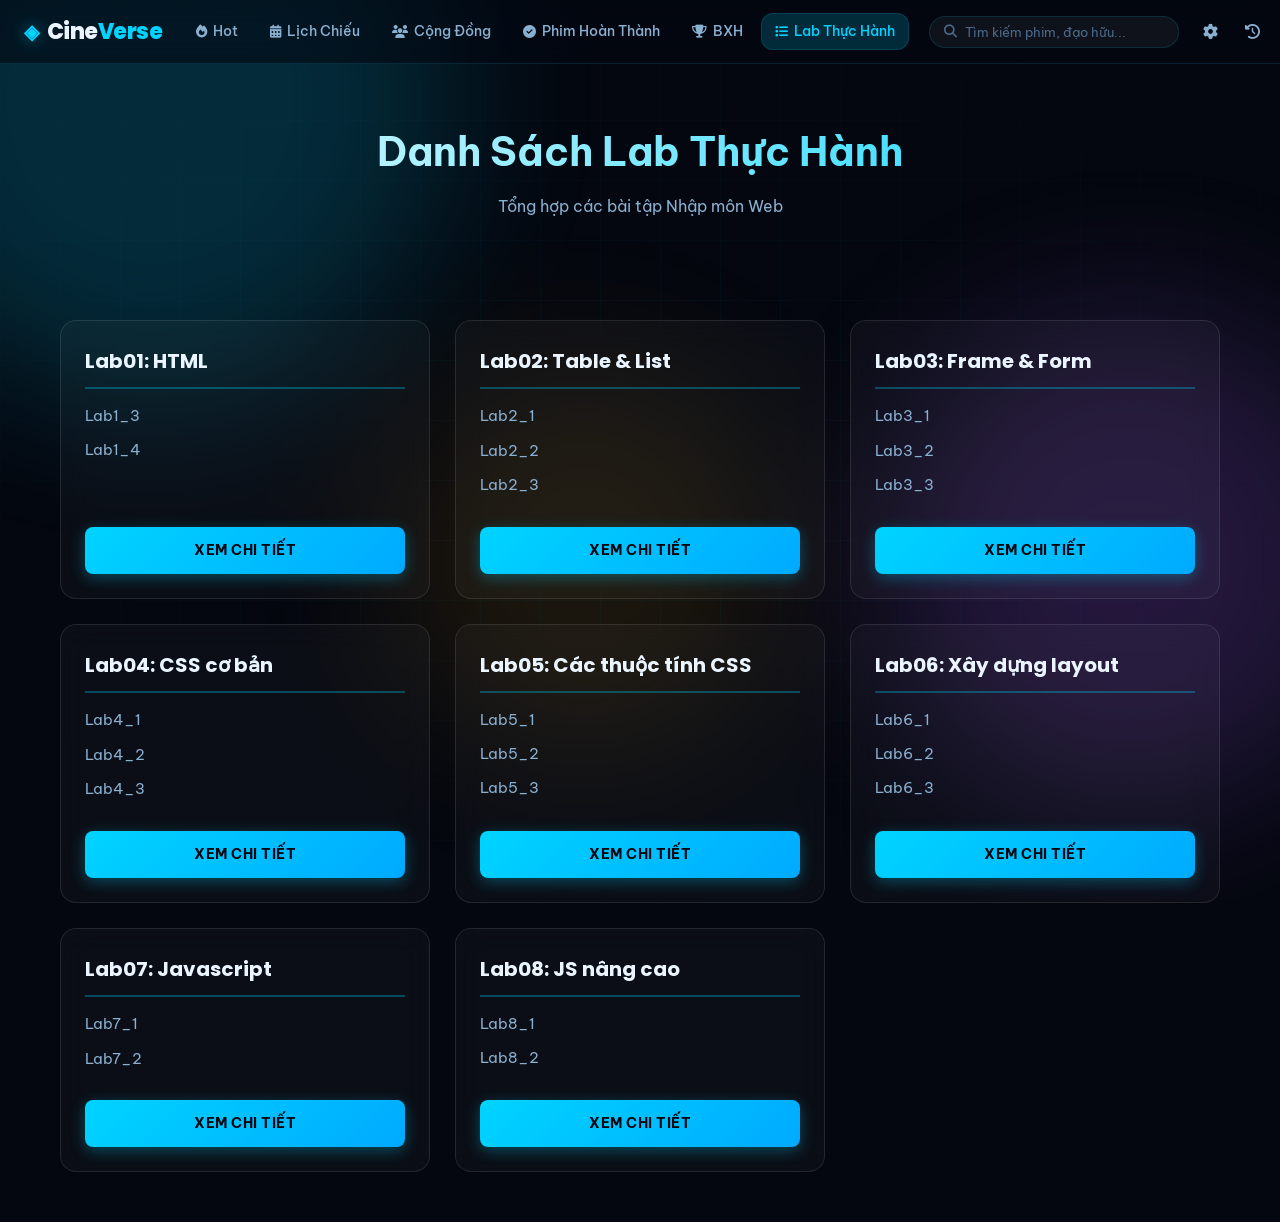
<file: LabThucHanh.html>
<!DOCTYPE html>
<html lang="en">
<head>
    <meta charset="UTF-8">
    <meta name="viewport" content="width=device-width, initial-scale=1.0">
    <meta name="description" content="CineVerse – Nền tảng xem phim hoạt hình tu tiên cao cấp số 1 Việt Nam">
    <link rel="preconnect" href="https://fonts.googleapis.com">
    <link rel="preconnect" href="https://fonts.gstatic.com" crossorigin>
    <link
        href="https://fonts.googleapis.com/css2?family=Be+Vietnam+Pro:ital,wght@0,300;0,400;0,500;0,600;0,700;0,800;0,900;1,400&family=Poppins:wght@400;500;600;700;800;900&display=swap"
        rel="stylesheet">
    <link rel="stylesheet" href="https://cdnjs.cloudflare.com/ajax/libs/font-awesome/6.5.1/css/all.min.css">
    <link rel="stylesheet" href="../styles/CineVerse.css">
    <link rel="icon" href="../images/layout/logo/book.png" type="image/png">
    <title>LabThucHanh</title>
    <style>
        .lab-container {
            max-width: 1200px;
            margin: 100px auto 50px;
            padding: 0 20px;
            display: grid;
            grid-template-columns: repeat(auto-fit, minmax(280px, 1fr));
            gap: 25px;
            position: relative;
            z-index: 10;
        }

        .lab-card {
            background: rgba(255, 255, 255, 0.03);
            backdrop-filter: blur(15px);
            border: 1px solid rgba(255, 255, 255, 0.1);
            border-radius: 16px;
            padding: 24px;
            transition: all 0.3s ease;
            display: flex;
            flex-direction: column;
        }

        .lab-card:hover {
            transform: translateY(-8px);
            background: rgba(255, 255, 255, 0.06);
            border-color: var(--neon);
            box-shadow: 0 10px 30px rgba(0, 212, 255, 0.15);
        }

        .lab-card h3 {
            font-family: 'Poppins', sans-serif;
            font-size: 1.25rem;
            font-weight: 700;
            color: var(--text-1);
            margin-bottom: 15px;
            border-bottom: 2px solid rgba(0, 212, 255, 0.3);
            padding-bottom: 10px;
        }

        .lab-list {
            list-style: none;
            padding: 0;
            margin: 0 0 20px 0;
            flex-grow: 1;
        }

        .lab-list li {
            margin-bottom: 10px;
        }

        .lab-list a {
            color: var(--text-2);
            text-decoration: none;
            font-size: 0.95rem;
            transition: color 0.2s;
            display: flex;
            align-items: center;
            gap: 8px;
        }

        .lab-list a:hover {
            color: var(--neon);
        }
        /* 
        .lab-list a::before {
            content: '•';
            color: var(--neon);
        } */

        .btn-view {
            display: block;
            width: 100%;
            padding: 12px;
            background: linear-gradient(135deg, var(--neon), #00aaff);
            color: #04070f;
            text-align: center;
            border-radius: 8px;
            text-decoration: none;
            font-weight: 700;
            font-size: 0.9rem;
            transition: all 0.3s ease;
            box-shadow: 0 4px 15px rgba(0, 212, 255, 0.3);
            text-transform: uppercase;
            letter-spacing: 0.5px;
        }

        .btn-view:hover {
            background: linear-gradient(135deg, #00aaff, var(--neon));
            transform: translateY(-2px) scale(1.02);
            box-shadow: 0 8px 25px rgba(0, 212, 255, 0.5);
            color: #04070f;
        }

        .page-header {
            text-align: center;
            margin-top: 120px;
            position: relative;
            z-index: 10;
        }

        .page-header h1 {
            font-size: 2.5rem;
            background: linear-gradient(90deg, #fff, var(--neon));
            -webkit-background-clip: text;
            -webkit-text-fill-color: transparent;
            margin-bottom: 10px;
        }
    </style>
</head>
<body>
     <!-- === BACKGROUND PARTICLES === -->
    <div class="bg-scene" aria-hidden="true">
        <div class="particle p1"></div>
        <div class="particle p2"></div>
        <div class="particle p3"></div>
        <div class="particle p4"></div>
        <div class="particle p5"></div>
        <div class="particle p6"></div>
        <div class="orb orb-1"></div>
        <div class="orb orb-2"></div>
        <div class="orb orb-3"></div>
        <div class="grid-lines"></div>
    </div>

    <!-- ============================= -->
    <!--           NAVBAR              -->
    <!-- ============================= -->
    <nav class="navbar" id="navbar">
        <div class="nav-inner">

            <!-- Logo -->
            <a href="./index.html" class="logo" aria-label="CineVerse Home">
                <span class="logo-gem">◈</span>
                <span class="logo-text">Cine<em>Verse</em></span>
            </a>

            <!-- Hamburger -->
            <button class="hamburger" id="hamburger" aria-label="Toggle menu" aria-expanded="false">
                <span></span><span></span><span></span>
            </button>

            <!-- Nav Links -->
            <div class="nav-links" id="navLinks" role="navigation">
                <a href="./index.html" class="nav-link"><i class="fas fa-fire"></i><span>Hot</span></a>
                <a href="#" class="nav-link"><i class="fas fa-calendar-alt"></i><span>Lịch Chiếu</span></a>
                <a href="#" class="nav-link"><i class="fas fa-users"></i><span>Cộng Đồng</span></a>
                <a href="#" class="nav-link"><i class="fas fa-check-circle"></i><span>Phim Hoàn Thành</span></a>
                <a href="#" class="nav-link"><i class="fas fa-trophy"></i><span>BXH</span></a>
                <a href="./LabThucHanh.html" class="nav-link active"><i class="fas fa-list"></i><span>Lab Thực Hành</span></a>
            </div>

            <!-- Nav Right -->
            <div class="nav-right">
                <div class="search-box" id="searchBox">
                    <i class="fas fa-search search-ico"></i>
                    <input type="text" id="searchInput" class="search-input" placeholder="Tìm kiếm phim, đạo hữu..."
                        autocomplete="onl" aria-label="Tìm kiếm">
                    <!-- <kbd class="search-kbd"><span>Ctrl</span><span>K</span></kbd> -->
                </div>

                <div class="icon-cluster">
                    <button class="icon-btn" title="Cài đặt" aria-label="Cài đặt">
                        <i class="fas fa-cog"></i>
                    </button>
                    <button class="icon-btn" title="Lịch sử xem" aria-label="Lịch sử xem">
                        <i class="fas fa-history"></i>
                    </button>
                    <button class="icon-btn notif" title="Thông báo" aria-label="Thông báo">
                        <i class="fas fa-bell"></i>
                        <span class="notif-dot">3</span>
                    </button>
                </div>

                <div class="user-avatar" title="Tài khoản">
                    <div class="avatar-ring"></div>
                    <div class="avatar-inner">
                        <i class="fas fa-dragon"></i>
                    </div>
                </div>
            </div>

        </div>
    </nav>

    <header class="page-header">
        <h1>Danh Sách Lab Thực Hành</h1>
        <p style="color: var(--text-2);">Tổng hợp các bài tập Nhập môn Web</p>
    </header>

    <div class="lab-container">
        <!-- Lab 01 -->
        <article class="lab-card">
            <h3>Lab01: HTML</h3>
            <ul class="lab-list">
                <li><a href="/Nhap-Mon-Web/Lab01/lab1_bai3.html">Lab1_3</a></li>
                <li><a href="/Nhap-Mon-Web/Lab01/lab1_bai4.html">Lab1_4</a></li>
            </ul>
            <a href="/Nhap-Mon-Web/Lab01/lab1_bai4.html" class="btn-view">Xem chi tiết</a>
        </article>

        <!-- Lab 02 -->
        <article class="lab-card">
            <h3>Lab02: Table & List</h3>
            <ul class="lab-list">
                <li><a href="/Nhap-Mon-Web/Lab02/lab2_bai1.html">Lab2_1</a></li>
                <li><a href="/Nhap-Mon-Web/Lab02/lab2_bai2.html">Lab2_2</a></li>
                <li><a href="/Nhap-Mon-Web/Lab02/lab2_bai3.html">Lab2_3</a></li>
            </ul>
            <a href="/Nhap-Mon-Web/Lab02/lab2_bai3.html" class="btn-view">Xem chi tiết</a>
        </article>

        <!-- Lab 03 -->
        <article class="lab-card">
            <h3>Lab03: Frame & Form</h3>
            <ul class="lab-list">
                <li><a href="/Nhap-Mon-Web/Lab03/Vi_du_Lab01/lab3_bai1.html">Lab3_1</a></li>
                <li><a href="/Nhap-Mon-Web/Lab03/Vi_du_Lab01/lab3_bai2.html">Lab3_2</a></li>
                <li><a href="/Nhap-Mon-Web/Lab03/Vi_du_Lab01/lab3_bai3.html">Lab3_3</a></li>
            </ul>
            <a href="/Nhap-Mon-Web/Lab03/Vi_du_Lab01/lab3_bai3.html" class="btn-view">Xem chi tiết</a>
        </article>

        <!-- Lab 04 -->
        <article class="lab-card">
            <h3>Lab04: CSS cơ bản</h3>
            <ul class="lab-list">
                <li><a href="/Nhap-Mon-Web/Lab04/lab4_bai1.html">Lab4_1</a></li>
                <li><a href="/Nhap-Mon-Web/Lab04/lab4_bai2.html">Lab4_2</a></li>
                <li><a href="/Nhap-Mon-Web/Lab04/lab4_bai3.html">Lab4_3</a></li>
            </ul>
            <a href="/Nhap-Mon-Web/Lab04/lab4_bai3.html" class="btn-view">Xem chi tiết</a>
        </article>

        <!-- Lab 05 -->
        <article class="lab-card">
            <h3>Lab05: Các thuộc tính CSS</h3>
            <ul class="lab-list">
                <li><a href="/Nhap-Mon-Web/Lab05/Vi_du/lab5_bai1.html">Lab5_1</a></li>
                <li><a href="/Nhap-Mon-Web/Lab05/Vi_du/index.html">Lab5_2</a></li>
                <li><a href="/Nhap-Mon-Web/Lab05/Bai_2/index.html">Lab5_3</a></li>
            </ul>
            <a href="/Nhap-Mon-Web/Lab05/Bai_2/index.html" class="btn-view">Xem chi tiết</a>
        </article>

        <!-- Lab 06 -->
        <article class="lab-card">
            <h3>Lab06: Xây dựng layout</h3>
            <ul class="lab-list">
                <li><a href="/Nhap-Mon-Web/Lab06/Bai_2_Minh_hoa_layout/index.html">Lab6_1</a></li>
                <li><a href="/Nhap-Mon-Web/Lab06/Vi_du/lab06_menu_responsive.html">Lab6_2</a></li>
                <li><a href="/Nhap-Mon-Web/Lab06/Vi_du/index.html">Lab6_3</a></li>
            </ul>
            <a href="/Nhap-Mon-Web/Lab06/Vi_du/index.html" class="btn-view">Xem chi tiết</a>
        </article>

        <!-- Lab 07 -->
        <article class="lab-card">
            <h3>Lab07: Javascript</h3>
            <ul class="lab-list">
                <li><a href="/Nhap-Mon-Web/Lab07/demo_bai_2/index.html">Lab7_1</a></li>
                <li><a href="/Nhap-Mon-Web/Lab07/Vi_du/index.html">Lab7_2</a></li>
            </ul>
            <a href="/Nhap-Mon-Web/Lab07/Vi_du/index.html" class="btn-view">Xem chi tiết</a>
        </article>

        <!-- Lab 08 -->
        <article class="lab-card">
            <h3>Lab08: JS nâng cao</h3>
            <ul class="lab-list">
                <li><a href="/Nhap-Mon-Web/Lab08/Vi_du_2/lab08_slider.html">Lab8_1</a></li>
                <li><a href="/Nhap-Mon-Web/Lab08/Vi_du_2/lab08_json.html">Lab8_2</a></li>
            </ul>
            <a href="/Nhap-Mon-Web/Lab08/Vi_du_2/index.html" class="btn-view">Xem chi tiết</a>
        </article>
    </div>

    <script src="../script/CineVerse.js"></script>
</body>
</html>
</file>
<file: styles/CineVerse.css>
/* =====================================================
   CINEVERSE — PREMIUM DARK FANTASY STREAMING UI
   © 2026 CineVerse. All styles reserved.
   ===================================================== */

/* ---------- 1. CUSTOM PROPERTIES ---------- */
:root {
    --bg:         #04070f;
    --bg-2:       #070c18;
    --bg-card:    #0b1022;
    --bg-glass:   rgba(11, 16, 34, 0.75);
    --bg-mid:     #0e1630;

    --neon:       #00d4ff;
    --neon-2:     #0af;
    --neon-dim:   rgba(0, 212, 255, 0.18);
    --neon-glow:  rgba(0, 212, 255, 0.45);
    --neon-soft:  rgba(0, 212, 255, 0.08);

    --gold:       #ffd040;
    --gold-2:     #f0a000;
    --gold-dim:   rgba(255, 208, 64, 0.22);
    --gold-glow:  rgba(255, 208, 64, 0.5);

    --red-hot:    #ff3a3a;
    --green-done: #00e5a0;
    --purple-vip: #b060ff;

    --text-1:     #eaf5ff;
    --text-2:     #8ab0d0;
    --text-3:     #4a6a8a;

    --border:     rgba(0, 212, 255, 0.14);
    --border-2:   rgba(255, 208, 64, 0.18);

    --radius-s:   6px;
    --radius-m:   12px;
    --radius-l:   20px;
    --radius-xl:  28px;

    --shadow-card: 0 8px 32px rgba(0,0,0,0.7), 0 0 0 1px rgba(0,212,255,0.06);
    --shadow-glow: 0 0 24px var(--neon-glow), 0 0 60px rgba(0,212,255,0.15);
    --shadow-gold: 0 0 24px var(--gold-glow), 0 0 60px rgba(255,208,64,0.12);

    --nav-h:      64px;
    --ticker-h:   36px;

    --ease-smooth: cubic-bezier(0.23, 1, 0.32, 1);
    --ease-spring: cubic-bezier(0.34, 1.56, 0.64, 1);
    --dur:         0.35s;
}

/* ---------- 2. RESET & BASE ---------- */
*, *::before, *::after { box-sizing: border-box; margin: 0; padding: 0; }

html {
    scroll-behavior: smooth;
    font-size: 16px;
}

body {
    background: var(--bg);
    color: var(--text-1);
    font-family: 'Be Vietnam Pro', 'Poppins', sans-serif;
    line-height: 1.6;
    overflow-x: hidden;
    -webkit-font-smoothing: antialiased;
}

a { color: inherit; text-decoration: none; }
img { max-width: 100%; display: block; }
button { cursor: pointer; border: none; background: none; font-family: inherit; }
ul { list-style: none; }

/* ---------- 3. CUSTOM SCROLLBAR ---------- */
::-webkit-scrollbar { width: 6px; height: 6px; }
::-webkit-scrollbar-track { background: var(--bg-2); }
::-webkit-scrollbar-thumb {
    background: linear-gradient(180deg, var(--neon), var(--neon-2));
    border-radius: 99px;
}
::-webkit-scrollbar-thumb:hover { background: var(--gold); }

/* ---------- 4. BACKGROUND SCENE ---------- */
.bg-scene {
    position: fixed;
    inset: 0;
    z-index: 0;
    pointer-events: none;
    overflow: hidden;
}

.grid-lines {
    position: absolute;
    inset: 0;
    background-image:
        linear-gradient(rgba(0,212,255,0.03) 1px, transparent 1px),
        linear-gradient(90deg, rgba(0,212,255,0.03) 1px, transparent 1px);
    background-size: 60px 60px;
    mask-image: radial-gradient(ellipse 80% 80% at 50% 50%, black 20%, transparent 100%);
}

.orb {
    position: absolute;
    border-radius: 50%;
    filter: blur(80px);
    opacity: 0.18;
    animation: orbFloat var(--dur, 12s) ease-in-out infinite alternate;
}
.orb-1 { width: 600px; height: 600px; background: var(--neon); top: -200px; left: -150px; animation-duration: 14s; }
.orb-2 { width: 500px; height: 500px; background: var(--purple-vip); bottom: 10%; right: -100px; animation-duration: 18s; animation-delay: -6s; }
.orb-3 { width: 400px; height: 400px; background: var(--gold-2); top: 40%; left: 30%; opacity: 0.1; animation-duration: 22s; animation-delay: -10s; }

@keyframes orbFloat {
    from { transform: translate(0, 0) scale(1); }
    to   { transform: translate(30px, -40px) scale(1.08); }
}

.particle {
    position: absolute;
    border-radius: 50%;
    background: var(--neon);
    opacity: 0;
    animation: particleDrift 12s ease-in-out infinite;
}
.p1 { width: 3px; height: 3px; left: 15%; top: 30%; animation-delay: 0s; animation-duration: 10s; }
.p2 { width: 2px; height: 2px; left: 65%; top: 15%; animation-delay: 2s; animation-duration: 14s; background: var(--gold); }
.p3 { width: 4px; height: 4px; left: 45%; top: 70%; animation-delay: 4s; animation-duration: 11s; }
.p4 { width: 2px; height: 2px; left: 80%; top: 50%; animation-delay: 6s; animation-duration: 16s; background: var(--purple-vip); }
.p5 { width: 3px; height: 3px; left: 25%; top: 80%; animation-delay: 8s; animation-duration: 13s; }
.p6 { width: 2px; height: 2px; left: 90%; top: 25%; animation-delay: 1s; animation-duration: 9s; background: var(--gold); }

@keyframes particleDrift {
    0%   { transform: translateY(0) translateX(0); opacity: 0; }
    20%  { opacity: 0.7; }
    80%  { opacity: 0.4; }
    100% { transform: translateY(-80px) translateX(30px); opacity: 0; }
}

/* ---------- 5. NAVBAR ---------- */
.navbar {
    position: fixed;
    top: 0; left: 0; right: 0;
    height: var(--nav-h);
    z-index: 1000;
    background: rgba(4, 7, 15, 0.6);
    backdrop-filter: blur(20px) saturate(1.4);
    -webkit-backdrop-filter: blur(20px) saturate(1.4);
    border-bottom: 1px solid var(--border);
    transition: background var(--dur) ease, box-shadow var(--dur) ease;
}

.navbar.scrolled {
    background: rgba(4, 7, 15, 0.95);
    box-shadow: 0 4px 30px rgba(0,0,0,0.6), 0 0 0 1px var(--neon-dim);
}

.nav-inner {
    max-width: 1440px;
    margin: 0 auto;
    height: 100%;
    padding: 0 24px;
    display: flex;
    align-items: center;
    gap: 20px;
}

/* Logo */
.logo {
    display: flex;
    align-items: center;
    gap: 8px;
    flex-shrink: 0;
    font-family: 'Poppins', sans-serif;
    font-weight: 800;
    font-size: 22px;
    letter-spacing: -0.5px;
    transition: filter var(--dur) ease;
}
.logo:hover { filter: drop-shadow(0 0 12px var(--neon-glow)); }

.logo-gem {
    font-size: 20px;
    color: var(--neon);
    filter: drop-shadow(0 0 8px var(--neon-glow));
    animation: gemPulse 3s ease-in-out infinite;
}
@keyframes gemPulse {
    0%, 100% { filter: drop-shadow(0 0 6px var(--neon-glow)); }
    50%       { filter: drop-shadow(0 0 16px var(--neon-glow)); }
}

.logo-text { color: var(--text-1); }
.logo-text em, .footer-logo em { font-style: normal; color: var(--neon); }

/* Hamburger */
.hamburger {
    display: none;
    flex-direction: column;
    gap: 5px;
    padding: 8px;
    margin-left: auto;
    border-radius: var(--radius-s);
    transition: background var(--dur) ease;
}
.hamburger:hover { background: var(--neon-dim); }
.hamburger span {
    display: block;
    width: 22px;
    height: 2px;
    background: var(--text-1);
    border-radius: 2px;
    transition: transform var(--dur) var(--ease-smooth), opacity var(--dur) ease;
    transform-origin: center;
}
.hamburger.active span:nth-child(1) { transform: translateY(7px) rotate(45deg); }
.hamburger.active span:nth-child(2) { opacity: 0; transform: scaleX(0); }
.hamburger.active span:nth-child(3) { transform: translateY(-7px) rotate(-45deg); }

/* Nav Links */
.nav-links {
    display: flex;
    align-items: center;
    gap: 4px;
    flex: 1;
}

.nav-link {
    display: flex;
    align-items: center;
    gap: 6px;
    padding: 7px 14px;
    border-radius: var(--radius-m);
    font-size: 14px;
    font-weight: 500;
    color: var(--text-2);
    transition: all var(--dur) var(--ease-smooth);
    white-space: nowrap;
}
.nav-link i { font-size: 13px; }
.nav-link:hover, .nav-link.active {
    color: var(--text-1);
    background: var(--neon-dim);
}
.nav-link.active {
    color: var(--neon);
    box-shadow: inset 0 0 0 1px var(--border);
}

/* Nav Right */
.nav-right {
    display: flex;
    align-items: center;
    gap: 12px;
    flex-shrink: 0;
}

/* Search */
.search-box {
    display: flex;
    align-items: center;
    gap: 8px;
    background: rgba(255,255,255,0.05);
    border: 1px solid var(--border);
    border-radius: 99px;
    padding: 7px 14px;
    transition: all var(--dur) var(--ease-smooth);
    min-width: 250px;
}
.search-box:hover, .search-box.focused {
    background: rgba(255,255,255,0.08);
    box-shadow: var(--shadow-glow);
}
.search-ico { color: var(--text-3); font-size: 13px; flex-shrink: 0; transition: color var(--dur); }
.search-box.focused .search-ico { color: var(--neon); }
.search-input {
    background: none;
    border: none;
    outline: none;
    font-family: inherit;
    font-size: 13px;
    color: var(--text-1);
    flex: 1;
    min-width: 0;
}
.search-input::placeholder { color: var(--text-3); }

/* .search-kbd {
    display: flex;
    gap: 2px;
    flex-shrink: 0;
}
.search-kbd span {
    background: rgba(255,255,255,0.07);
    border: 1px solid var(--text-3);
    border-radius: 4px;
    font-size: 10px;
    font-family: monospace;
    color: var(--text-3);
    padding: 1px 5px;
    line-height: 1.5;
} */

/* Icon Cluster */
.icon-cluster { display: flex; align-items: center; gap: 4px; }
.icon-btn {
    position: relative;
    width: 38px; height: 38px;
    border-radius: 50%;
    display: flex; align-items: center; justify-content: center;
    color: var(--text-2);
    font-size: 15px;
    transition: all var(--dur) ease;
}
.icon-btn:hover {
    color: var(--neon);
    background: var(--neon-dim);
    box-shadow: 0 0 12px var(--neon-dim);
}
.notif-dot {
    position: absolute;
    top: 4px; right: 4px;
    min-width: 16px; height: 16px;
    background: var(--red-hot);
    border-radius: 99px;
    font-size: 9px;
    font-weight: 700;
    color: #fff;
    display: flex; align-items: center; justify-content: center;
    padding: 0 3px;
    box-shadow: 0 0 8px rgba(255,58,58,0.7);
    animation: notifPulse 2s ease-in-out infinite;
}
@keyframes notifPulse {
    0%, 100% { transform: scale(1); }
    50%       { transform: scale(1.15); }
}

/* User Avatar */
.user-avatar {
    position: relative;
    width: 38px; height: 38px;
    cursor: pointer;
    flex-shrink: 0;
}
.avatar-ring {
    position: absolute;
    inset: -3px;
    border-radius: 50%;
    background: conic-gradient(var(--neon), var(--gold), var(--neon));
    animation: ringRotate 4s linear infinite;
    z-index: 0;
}
@keyframes ringRotate { to { transform: rotate(360deg); } }
.avatar-inner {
    position: relative;
    z-index: 1;
    width: 100%; height: 100%;
    background: linear-gradient(135deg, #1a2a4a, #0d1a30);
    border-radius: 50%;
    border: 2px solid var(--bg);
    display: flex; align-items: center; justify-content: center;
    font-size: 16px;
    color: var(--neon);
}

/* ---------- 6. TICKER BAR ---------- */
.ticker-bar {
    position: fixed;
    top: var(--nav-h);
    left: 0; right: 0;
    height: var(--ticker-h);
    z-index: 999;
    background: linear-gradient(90deg, #070e1f, #0a1428, #070e1f);
    border-bottom: 1px solid var(--border-2);
    display: flex;
    align-items: center;
    overflow: hidden;
}

.ticker-label {
    display: flex;
    align-items: center;
    gap: 6px;
    padding: 0 16px;
    font-size: 10px;
    font-weight: 700;
    letter-spacing: 1px;
    color: var(--gold);
    text-transform: uppercase;
    border-right: 1px solid var(--border-2);
    background: rgba(255,208,64,0.07);
    height: 100%;
    white-space: nowrap;
    flex-shrink: 0;
}
.ticker-label i {
    animation: pulse 1.4s ease-in-out infinite;
    font-size: 11px;
}
@keyframes pulse {
    0%, 100% { opacity: 1; }
    50%       { opacity: 0.4; }
}

.ticker-runway { flex: 1; overflow: hidden; position: relative; }
.ticker-runway::before, .ticker-runway::after {
    content: '';
    position: absolute;
    top: 0; bottom: 0;
    width: 40px;
    z-index: 1;
    pointer-events: none;
}
.ticker-runway::before { left: 0; background: linear-gradient(90deg, #070e1f, transparent); }
.ticker-runway::after  { right: 0; background: linear-gradient(-90deg, #070e1f, transparent); }

.ticker-track {
    display: flex;
    align-items: center;
    gap: 0;
    white-space: nowrap;
    animation: tickerScroll 40s linear infinite;
    width: max-content;
}
@keyframes tickerScroll {
    0%   { transform: translateX(0); }
    100% { transform: translateX(-50%); }
}
.ticker-track:hover { animation-play-state: paused; }

.t-item {
    font-size: 13px;
    color: var(--text-2);
    padding: 0 20px;
}
.t-item strong { color: var(--text-1); }
.t-sep { color: var(--gold); opacity: 0.5; font-size: 10px; }

/* ---------- 7. SHARED LAYOUT OFFSET ---------- */
.hero { margin-top: calc(var(--nav-h) + var(--ticker-h)); }
.main { padding-top: 0; position: relative; z-index: 1; }

/* ---------- 8. HERO ---------- */
.hero {
    position: relative;
    min-height: 88vh;
    display: flex;
    align-items: center;
    overflow: hidden;
}

.hero-backdrop {
    position: absolute;
    inset: 0;
    background-size: cover;
    background-position: center 20%;
    transform: scale(1.05);
    animation: heroZoom 20s ease-in-out infinite alternate;
}
@keyframes heroZoom {
    from { transform: scale(1.05); }
    to   { transform: scale(1.12); }
}

.hero-vignette {
    position: absolute;
    inset: 0;
    background: 
        linear-gradient(90deg, rgba(4,7,15,0.97) 35%, rgba(4,7,15,0.4) 70%, transparent 100%),
        linear-gradient(0deg, rgba(4,7,15,0.9) 0%, transparent 60%),
        linear-gradient(180deg, rgba(4,7,15,0.5) 0%, transparent 30%);
    z-index: 1;
}

.hero-particles { position: absolute; inset: 0; z-index: 2; pointer-events: none; }
.spark {
    position: absolute;
    width: 2px;
    height: 40px;
    background: linear-gradient(180deg, var(--neon), transparent);
    border-radius: 2px;
    opacity: 0;
    animation: sparkFall 4s ease-in infinite;
}
.s1 { left: 60%; top: 20%; animation-delay: 0s; animation-duration: 5s; }
.s2 { left: 75%; top: 35%; animation-delay: 1.5s; animation-duration: 3.5s; transform: rotate(15deg); }
.s3 { left: 55%; top: 55%; animation-delay: 3s; animation-duration: 6s; background: linear-gradient(180deg, var(--gold), transparent); }
@keyframes sparkFall {
    0%   { opacity: 0; transform: translateY(-20px); }
    20%  { opacity: 0.8; }
    100% { opacity: 0; transform: translateY(80px); }
}

.hero-content {
    position: relative;
    z-index: 3;
    max-width: 1440px;
    margin: 0 auto;
    padding: 80px 24px 80px;
    flex: 1;
    max-width: 600px;
    margin-left: clamp(24px, 6vw, 120px);
}

.hero-tags { display: flex; gap: 8px; margin-bottom: 20px; flex-wrap: wrap; }
.htag {
    padding: 4px 12px;
    border-radius: 99px;
    font-size: 11px;
    font-weight: 700;
    letter-spacing: 0.5px;
    text-transform: uppercase;
}
.htag-new { background: rgba(0,229,160,0.15); color: var(--green-done); border: 1px solid rgba(0,229,160,0.3); }
.htag-q   { background: rgba(0,212,255,0.15); color: var(--neon); border: 1px solid var(--border); }
.htag-ep  { background: var(--gold-dim); color: var(--gold); border: 1px solid rgba(255,208,64,0.3); }

.hero-title {
    font-size: clamp(38px, 5vw, 68px);
    font-weight: 900;
    line-height: 1.05;
    letter-spacing: -2px;
    margin-bottom: 8px;
    color: var(--text-1);
}
.hero-title-glow {
    display: block;
    background: linear-gradient(120deg, var(--neon), var(--gold), var(--neon));
    background-size: 200% 100%;
    -webkit-background-clip: text;
    background-clip: text;
    -webkit-text-fill-color: transparent;
    animation: titleShimmer 4s linear infinite;
}
@keyframes titleShimmer {
    0%   { background-position: 0% 0%; }
    100% { background-position: 200% 0%; }
}

.hero-sub {
    font-size: 15px;
    color: var(--text-2);
    letter-spacing: 2px;
    text-transform: uppercase;
    font-weight: 300;
    margin-bottom: 20px;
}

.hero-desc {
    font-size: 15px;
    color: var(--text-2);
    line-height: 1.7;
    max-width: 480px;
    margin-bottom: 24px;
}

.hero-stats {
    display: flex;
    gap: 20px;
    margin-bottom: 28px;
    flex-wrap: wrap;
}
.hstat {
    display: flex;
    align-items: center;
    gap: 6px;
    font-size: 13px;
    color: var(--text-2);
}
.hstat i { color: var(--neon); font-size: 12px; }

.hero-actions { display: flex; gap: 12px; flex-wrap: wrap; }

.btn-play {
    display: flex;
    align-items: center;
    gap: 10px;
    padding: 13px 28px;
    background: var(--neon);
    color: var(--bg);
    border-radius: 99px;
    font-size: 15px;
    font-weight: 700;
    font-family: inherit;
    transition: all var(--dur) var(--ease-spring);
    box-shadow: 0 4px 20px rgba(0,212,255,0.5);
}
.btn-play:hover {
    background: #fff;
    transform: translateY(-2px) scale(1.03);
    box-shadow: 0 8px 32px rgba(0,212,255,0.6);
}
.btn-play i { font-size: 13px; }

.btn-add, .btn-trailer {
    display: flex;
    align-items: center;
    gap: 8px;
    padding: 12px 22px;
    border-radius: 99px;
    font-size: 14px;
    font-weight: 600;
    font-family: inherit;
    border: 1px solid var(--border);
    color: var(--text-1);
    background: rgba(255,255,255,0.05);
    backdrop-filter: blur(12px);
    transition: all var(--dur) ease;
}
.btn-add:hover, .btn-trailer:hover {
    border-color: var(--neon);
    background: var(--neon-dim);
    transform: translateY(-2px);
}

.hero-poster-preview {
    position: absolute;
    right: clamp(20px, 8vw, 160px);
    top: 50%;
    transform: translateY(-50%);
    z-index: 3;
    display: block;
}
.poster-frame {
    width: 220px;
    height: 310px;
    border-radius: var(--radius-l);
    box-shadow: 0 20px 60px rgba(0,0,0,0.8), var(--shadow-glow);
    border: 1px solid var(--border);
    overflow: hidden;
    animation: posterFloat 6s ease-in-out infinite;
}
@keyframes posterFloat {
    0%, 100% { transform: translateY(0) rotate(-1deg); }
    50%       { transform: translateY(-12px) rotate(1deg); }
}

/* ---------- 9. SECTION COMMON ---------- */
.section {
    position: relative;
    z-index: 1;
    padding: 60px 0;
    max-width: 1440px;
    margin: 0 auto;
    padding-left: 24px;
    padding-right: 24px;
}

.sec-header {
    display: flex;
    align-items: center;
    gap: 16px;
    margin-bottom: 32px;
    flex-wrap: wrap;
}

.sec-title-group {
    display: flex;
    align-items: center;
    gap: 12px;
    flex: 1;
}

.sec-icon { font-size: 24px; }

.sec-title {
    font-family: 'Poppins', sans-serif;
    font-size: clamp(20px, 2.5vw, 28px);
    font-weight: 800;
    letter-spacing: -0.5px;
    color: var(--text-1);
    white-space: nowrap;
}

.sec-subtitle {
    font-size: 13px;
    color: var(--text-3);
    font-weight: 400;
    display: none;
}

.view-all-btn {
    display: flex;
    align-items: center;
    gap: 6px;
    font-size: 13px;
    font-weight: 600;
    color: var(--neon);
    padding: 7px 14px;
    border: 1px solid var(--border);
    border-radius: 99px;
    transition: all var(--dur) ease;
    white-space: nowrap;
}
.view-all-btn:hover {
    background: var(--neon-dim);
    border-color: var(--neon);
    transform: translateX(2px);
}

/* ---------- 10. POSTER ART — CSS ONLY ---------- */
/* Each poster is a CSS artwork representing each anime */

/* Đấu Phá Thương Khung — Fire Orange / Amber */
.poster-dptk {
    background-image: url('../images/avatar/dau-pha-thuong-khung-300x450.webp');
    background-size: cover;
    background-position: center;
    position: relative;
    overflow: hidden;
}
.poster-dptk::before {
    display: none;
}
.poster-dptk::after {
    display: none;
}

/* Hero version */
.poster-dptk-hero {
    background-image: url('../images/avatar/dau-pha-thuong-khung-300x450.webp');
    background-size: cover;
    background-position: center 20%;
    filter: blur(4px) brightness(0.6);
}

/* Phàm Nhân Tu Tiên — Deep Blue / Jade Teal */
.poster-pntt {
    background-image: url('../images/avatar/pham-nhan-tu-tien-300x450.webp');
    background-size: cover;
    background-position: center;
    position: relative;
    overflow: hidden;
}
.poster-pntt::before {
    display: none;
}
.poster-pntt::after {
    display: none;
}

/* Thế Giới Hoàn Mỹ — Royal Purple / Gold */
.poster-tghm {
    background-image: url('../images/avatar/the-gioi-hoan-my-300x450.webp');
    background-size: cover;
    background-position: center;
    position: relative; overflow: hidden;
}
.poster-tghm::before {
    display: none;
}
.poster-tghm::after {
    display: none;
}

/* Tiên Nghịch — Ice Blue / Silver */
.poster-tn {
    background-image: url('../images/avatar/tien-nghich-300x450.webp');
    background-size: cover;
    background-position: center;
    position: relative; overflow: hidden;
}
.poster-tn::before {
    display: none;
}
.poster-tn::after {
    display: none;
}

/* Già Thiên — Ancient Forest Green */
.poster-gt {
    background-image: url('../images/avatar/gia-thien-300x450.webp');
    background-size: cover;
    background-position: center;
    position: relative; overflow: hidden;
}
.poster-gt::before {
    display: none;
}
.poster-gt::after {
    display: none;
}

/* Thôn Phệ Tinh Không — Deep Space Indigo / Cyan */
.poster-tptk {
    background-image: url('../images/avatar/thon-phe-tinh-khong-300x450.webp');
    background-size: cover;
    background-position: center;
    position: relative; overflow: hidden;
}
.poster-tptk::before {
    display: none;
}
.poster-tptk::after {
    display: none;
}

/* Đấu La Đại Lục — Crimson Gold */
.poster-dldl {
    background-image: url('../images/avatar/dau-la-dai-luc-300x450.webp');
    background-size: cover;
    background-position: center;
    position: relative; overflow: hidden;
}
.poster-dldl::before {
    display: none;
}
.poster-dldl::after {
    display: none;
}

/* Tương Dạ — Crimson Gold */
.poster-td {
    background-image: url('../images/avatar/tuong-da-300x450.webp');
    background-size: cover;
    background-position: center;
    position: relative; overflow: hidden;
}
.poster-td::before {
    display: none;
}
.poster-td::after {
    display: none;
}

/* Bàn Long — Clolling dragon*/
.poster-bl {
    background-image: url('../images/avatar/ban-long-300x450.webp');
    background-size: cover;
    background-position: center;
    position: relative; overflow: hidden;
}
.poster-bl::before {
    display: none;
}
.poster-bl::after {
    display: none;
}

/* Thiên Hành Cửu Tiêu — Celestial Blue */
.poster-qacn {
    background-image: url('../images/avatar/quang-am-chi-ngoai-1-300x450.webp');
    background-size: cover;
    background-position: center;
    position: relative; overflow: hidden;
}
.poster-qacn::before {
    display: none;
}
.poster-qacn::after {
    display: none;
}

/* Tinh Thần biến — Spirit Transformation */
.poster-ttb {
    background-image: url('../images/avatar/tinh-than-bien-300x450.webp');
    background-size: cover;
    background-position: center;
    position: relative; overflow: hidden;
    
}
.poster-ttb::before {
    display: none;
}
.poster-ttb::after {
    display: none;
}

/* Mục Thần Ký — Mu Shen Ji */
.poster-mtk {
    background-image: url('../images/avatar/muc-than-ky-300x450.webp');
    background-size: cover;
    background-position: center;
    position: relative; overflow: hidden;
}
.poster-mtk::before {
    display: none;
}
.poster-mtk::after {
    display: none;
}

/* Thần Mộ — Tomb Of Fallen Gods */
.poster-tm {
    background-image: url('../images/avatar/than-mo-300x450.webp');
    background-size: cover;
    background-position: center;
    position: relative; overflow: hidden;
}
.poster-tm::before {
    display: none;
}
.poster-tm::after {
    display: none;
}

/* Sưu Thần Ký — In Search of the Supernatural */
.poster-stk {
    background-image: url('../images/avatar/Suu-Than-Ky-300x450.webp');
    background-size: cover;
    background-position: center;
    position: relative; overflow: hidden;
}
.poster-stk::before {
    display: none;
}
.poster-stk::after {
    display: none;
}

/* Small Schedule poster variants */
.poster-dptk-sm, .poster-pntt-sm, .poster-tn-sm,
.poster-gt-sm,   .poster-tptk-sm, .poster-tm-sm {
    border-radius: var(--radius-s);
    overflow: hidden;
}
.poster-dptk-sm {
    background-image: url('../images/avatar/dau-pha-thuong-khung-300x450.webp');
    background-size: cover;
    background-position: center;
}

.poster-pntt-sm { 
    background-image: url('../images/avatar/pham-nhan-tu-tien-300x450.webp');
    background-size: cover;
    background-position: center;
}

.poster-tn-sm   { 
    background-image: url('../images/avatar/tien-nghich-300x450.webp');
    background-size: cover;
    background-position: center;
}
.poster-gt-sm   { 
    background-image: url('../images/avatar/gia-thien-300x450.webp');
    background-size: cover;
    background-position: center;
}
.poster-tptk-sm { 
    background-image: url('../images/avatar/thon-phe-tinh-khong-300x450.webp');
    background-size: cover;
    background-position: center;
}
.poster-tm-sm { 
    background-image: url('../images/avatar/than-mo-300x450.webp');
    background-size: cover;
    background-position: center;
}

/* ---------- 11. RANKING SECTION ---------- */
.ranking-scroll-outer {
    overflow-x: auto;
    padding-bottom: 16px;
    scrollbar-width: thin;
    scrollbar-color: var(--neon) var(--bg-2);
}

.ranking-track {
    display: flex;
    gap: 16px;
    width: max-content;
    padding: 8px 4px 16px;
}

.rank-card {
    position: relative;
    width: 200px;
    flex-shrink: 0;
    border-radius: var(--radius-l);
    overflow: hidden;
    background: var(--bg-card);
    border: 1px solid var(--border);
    cursor: pointer;
    transition: transform var(--dur) var(--ease-smooth), box-shadow var(--dur) ease;
    will-change: transform;
    opacity: 0;
    animation: cardReveal 0.5s ease forwards;
}
.rank-card:nth-child(1) { animation-delay: 0.05s; }
.rank-card:nth-child(2) { animation-delay: 0.1s; }
.rank-card:nth-child(3) { animation-delay: 0.15s; }
.rank-card:nth-child(4) { animation-delay: 0.2s; }
.rank-card:nth-child(5) { animation-delay: 0.25s; }
.rank-card:nth-child(6) { animation-delay: 0.3s; }
.rank-card:nth-child(7) { animation-delay: 0.35s; }

@keyframes cardReveal {
    from { opacity: 0; transform: translateY(20px); }
    to   { opacity: 1; transform: translateY(0); }
}

.rank-card:hover {
    box-shadow: var(--shadow-card), 0 0 30px rgba(0,212,255,0.2);
    border-color: rgba(0,212,255,0.35);
}

.rank-1 {
    width: 240px;
    border-color: rgba(255,208,64,0.4);
    box-shadow: var(--shadow-gold);
}
.rank-1:hover { box-shadow: var(--shadow-gold), 0 0 40px rgba(255,208,64,0.3); }
.rank-2 { border-color: rgba(192,192,192,0.3); }
.rank-3 { border-color: rgba(205,127,50,0.3); }

.rank-num {
    position: absolute;
    top: 8px;
    left: 10px;
    font-family: 'Poppins', sans-serif;
    font-size: 52px;
    font-weight: 900;
    line-height: 1;
    z-index: 4;
    -webkit-text-stroke: 2px currentColor;
    filter: drop-shadow(0 2px 8px rgba(0,0,0,0.8));
}
.rank-1 .rank-num {
    font-size: 72px;
    background: linear-gradient(180deg, #ffd040, #f07000);
    -webkit-background-clip: text;
    background-clip: text;
    -webkit-text-fill-color: transparent;
    -webkit-text-stroke: 0;
    filter: drop-shadow(0 0 12px rgba(255,208,64,0.7));
}
.rank-2 .rank-num { color: #c0c8d8; -webkit-text-stroke: 0; -webkit-text-fill-color: initial; }
.rank-3 .rank-num { color: #cd7f32; -webkit-text-stroke: 0; -webkit-text-fill-color: initial; }
.rank-card:not(.rank-1):not(.rank-2):not(.rank-3) .rank-num {
    font-size: 48px;
    color: #fff;
    -webkit-text-stroke: 0;
    -webkit-text-fill-color: initial;
}

.rank-poster-wrap {
    width: 100%;
    height: 0;
    padding-bottom: 140%;
    position: relative;
    overflow: hidden;
}
.rp {
    position: absolute;
    inset: 0;
    transition: transform 0.6s var(--ease-smooth);
}
.rank-card:hover .rp { transform: scale(1.08); }

.rank-glow-ring {
    position: absolute;
    inset: -2px;
    border-radius: inherit;
    background: conic-gradient(var(--gold), var(--neon), var(--gold));
    opacity: 0;
    z-index: 5;
}
.rank-1:hover .rank-glow-ring { opacity: 0.5; }
@keyframes glowRingPulse { 0%,100%{opacity:0.2} 50%{opacity:0.5} }

.rank-hover-overlay {
    position: absolute;
    inset: 0;
    background: linear-gradient(180deg, rgba(4,7,15,0.3) 0%, rgba(4,7,15,0.9) 100%);
    display: flex;
    flex-direction: column;
    align-items: center;
    justify-content: flex-end;
    padding: 16px;
    gap: 12px;
    opacity: 0;
    transition: opacity var(--dur) ease;
    z-index: 5;
}
.rank-card:hover .rank-hover-overlay { opacity: 1; }

.rank-play-btn {
    width: 48px; height: 48px;
    border-radius: 50%;
    background: var(--neon);
    color: var(--bg);
    font-size: 16px;
    display: flex; align-items: center; justify-content: center;
    transition: transform var(--dur) var(--ease-spring);
    box-shadow: 0 4px 20px rgba(0,212,255,0.6);
}
.rank-play-btn:hover { transform: scale(1.1); }

.rank-hover-info { text-align: center; }
.rank-hover-info h3 { font-size: 13px; font-weight: 700; margin-bottom: 4px; }
.rank-hover-info p  { font-size: 11px; color: var(--text-2); margin-bottom: 8px; }

.rank-bottom {
    padding: 12px;
    background: linear-gradient(180deg, transparent, rgba(4,7,15,0.95));
    position: relative;
    z-index: 3;
}
.rank-title {
    font-size: 13px;
    font-weight: 700;
    margin-bottom: 6px;
    white-space: nowrap;
    overflow: hidden;
    text-overflow: ellipsis;
}
.rank-meta { display: flex; align-items: center; justify-content: space-between; gap: 6px; }

.rb {
    font-size: 10px;
    font-weight: 700;
    padding: 3px 8px;
    border-radius: 99px;
    background: var(--neon-dim);
    color: var(--neon);
    border: 1px solid var(--border);
}
.rb-done { background: rgba(0,229,160,0.12); color: var(--green-done); border-color: rgba(0,229,160,0.3); }
.rv { font-size: 11px; color: var(--text-2); display: flex; align-items: center; gap: 4px; }
.rv i { color: var(--neon); font-size: 10px; }

.rank-crown {
    position: absolute;
    top: -4px; right: 12px;
    font-size: 22px;
    z-index: 6;
    filter: drop-shadow(0 0 8px rgba(255,208,64,0.8));
    display: none;
}
.rank-1 .rank-crown { display: block; }
@keyframes crownBob {
    0%,100% { transform: translateY(0) rotate(-5deg); }
    50%      { transform: translateY(-4px) rotate(5deg); }
}

/* ---------- 12. DAY TABS ---------- */
.day-tabs {
    display: flex;
    gap: 6px;
    overflow-x: auto;
    padding-bottom: 6px;
    margin-bottom: 24px;
    scrollbar-width: none;
}
.day-tabs::-webkit-scrollbar { display: none; }

.dtab {
    position: relative;
    padding: 9px 18px;
    border-radius: var(--radius-m);
    font-size: 13px;
    font-weight: 600;
    font-family: inherit;
    color: var(--text-2);
    background: rgba(255,255,255,0.04);
    border: 1px solid transparent;
    white-space: nowrap;
    transition: all var(--dur) var(--ease-smooth);
    flex-shrink: 0;
}
.dtab:hover {
    color: var(--text-1);
    background: rgba(255,255,255,0.07);
    border-color: var(--border);
}
.dtab.active {
    color: var(--neon);
    background: linear-gradient(135deg, rgba(0,212,255,0.12), rgba(0,212,255,0.05));
    border-color: var(--neon);
    box-shadow: 0 0 16px var(--neon-dim), inset 0 0 16px rgba(0,212,255,0.05);
}

.today-pin {
    position: absolute;
    top: -12px; left: 50%;
    transform: translateX(-50%);
    background: var(--gold);
    color: var(--bg);
    font-size: 8px;
    font-weight: 800;
    padding: 2px 7px;
    border-radius: 99px;
    letter-spacing: 0.5px;
    white-space: nowrap;
}

/* Schedule List */
.schedule-list {
    display: flex;
    flex-direction: column;
    gap: 3px;
}

.sch-item {
    display: grid;
    grid-template-columns: 80px 60px 1fr auto;
    align-items: center;
    gap: 16px;
    padding: 14px 18px;
    border-radius: var(--radius-m);
    background: rgba(255,255,255,0.025);
    border: 1px solid transparent;
    transition: all var(--dur) ease;
    cursor: pointer;
    opacity: 0;
    transform: translateX(-20px);
}
.sch-item.in-view {
    opacity: 1;
    transform: translateX(0);
    transition: opacity 0.4s ease, transform 0.4s var(--ease-smooth), background var(--dur) ease, border-color var(--dur) ease;
}
.sch-item:hover {
    background: rgba(0,212,255,0.05);
    border-color: var(--border);
}

.sch-time {
    display: flex;
    align-items: center;
    gap: 10px;
}
.sch-time span { font-size: 14px; font-weight: 700; color: var(--text-2); font-variant-numeric: tabular-nums; }

.sch-dot {
    width: 8px; height: 8px;
    border-radius: 50%;
    background: var(--text-3);
    flex-shrink: 0;
}
.sch-dot-prime {
    background: var(--gold);
    box-shadow: 0 0 8px var(--gold-glow);
    animation: dotPulse 1.5s ease-in-out infinite;
}
@keyframes dotPulse { 0%,100%{transform:scale(1)} 50%{transform:scale(1.4)} }

.sch-poster {
    width: 48px;
    height: 64px;
    border-radius: var(--radius-s);
    flex-shrink: 0;
    overflow: hidden;
}

.sch-info h4 {
    font-size: 14px;
    font-weight: 700;
    margin-bottom: 3px;
    white-space: nowrap;
    overflow: hidden;
    text-overflow: ellipsis;
}
.sch-info p { font-size: 12px; color: var(--text-2); margin-bottom: 6px; }
.sch-tags { display: flex; gap: 4px; flex-wrap: wrap; }

.stag {
    font-size: 10px;
    font-weight: 700;
    padding: 2px 8px;
    border-radius: 99px;
    text-transform: uppercase;
    letter-spacing: 0.5px;
}
.stag-hot  { background: rgba(255,58,58,0.15); color: var(--red-hot); border: 1px solid rgba(255,58,58,0.3); }
.stag-new  { background: rgba(0,229,160,0.12); color: var(--green-done); border: 1px solid rgba(0,229,160,0.3); }
.stag-4k   { background: var(--neon-dim); color: var(--neon); border: 1px solid var(--border); }
.stag-fhd  { background: rgba(176,96,255,0.12); color: var(--purple-vip); border: 1px solid rgba(176,96,255,0.3); }

.sch-views {
    font-size: 12px;
    color: var(--text-3);
    white-space: nowrap;
    display: flex;
    align-items: center;
    gap: 5px;
}
.sch-views i { color: var(--neon); }

/* ---------- 13. MOVIE GRID ---------- */
.filter-group { display: flex; gap: 6px; flex-wrap: wrap; }
.fbtn {
    padding: 6px 14px;
    border-radius: 99px;
    font-size: 12px;
    font-weight: 600;
    font-family: inherit;
    color: var(--text-2);
    border: 1px solid var(--border);
    background: transparent;
    transition: all var(--dur) ease;
    cursor: pointer;
}
.fbtn:hover { color: var(--text-1); border-color: rgba(255,255,255,0.2); }
.fbtn.active {
    color: var(--neon);
    border-color: var(--neon);
    background: var(--neon-dim);
}

.movie-grid {
    display: grid;
    grid-template-columns: repeat(auto-fill, minmax(175px, 1fr));
    gap: 18px;
}

.movie-card {
    border-radius: var(--radius-m);
    overflow: hidden;
    background: var(--bg-card);
    border: 1px solid var(--border);
    cursor: pointer;
    transition: transform var(--dur) var(--ease-smooth), box-shadow var(--dur) ease, border-color var(--dur) ease;
    will-change: transform;
    opacity: 0;
    transform: translateY(24px);
}
.movie-card.in-view {
    opacity: 1;
    transform: translateY(0);
    transition: opacity 0.5s ease, transform 0.5s var(--ease-smooth), box-shadow var(--dur) ease, border-color var(--dur) ease;
}
.movie-card:nth-child(odd)  { transition-delay: 0.05s; }
.movie-card:nth-child(even) { transition-delay: 0.1s; }

.movie-card:hover {
    border-color: rgba(0,212,255,0.35);
    box-shadow: var(--shadow-card), 0 0 24px rgba(0,212,255,0.15);
}

.mc-poster {
    position: relative;
    width: 100%;
    aspect-ratio: 2/3;
    overflow: hidden;
}
.mc-poster > div:first-child + div {
    /* the poster bg */
}

/* Ensure all poster classes fill .mc-poster */
.mc-poster.poster-dptk, .mc-poster.poster-pntt, .mc-poster.poster-tghm,
.mc-poster.poster-tn,   .mc-poster.poster-gt,   .mc-poster.poster-tptk,
.mc-poster.poster-dldl, .mc-poster.poster-td,  .mc-poster.poster-bl,
.mc-poster.poster-qacn, .mc-poster.poster-ttb,  .mc-poster.poster-mtk,
.mc-poster.poster-tm,.mc-poster.poster-stk {
    aspect-ratio: 2/3;
}

.mc-top-badges {
    position: absolute;
    top: 8px; left: 8px;
    z-index: 3;
    display: flex; gap: 4px;
}
.mc-bot-badges {
    position: absolute;
    bottom: 8px; right: 8px;
    z-index: 3;
    display: flex; gap: 4px;
}

.qbadge {
    font-size: 10px;
    font-weight: 800;
    padding: 2px 7px;
    border-radius: 4px;
    letter-spacing: 0.5px;
    backdrop-filter: blur(8px);
}
.q4k  { background: rgba(0,212,255,0.85); color: var(--bg); }
.qfhd { background: rgba(176,96,255,0.85); color: #fff; }
.qhd  { background: rgba(255,208,64,0.85); color: var(--bg); }

.epbadge {
    font-size: 10px;
    font-weight: 700;
    padding: 2px 8px;
    border-radius: 4px;
    background: rgba(4,7,15,0.85);
    color: var(--text-1);
    border: 1px solid var(--border);
    backdrop-filter: blur(8px);
}
.ep-done   { background: rgba(0,229,160,0.2); color: var(--green-done); border-color: rgba(0,229,160,0.4); }
.ep-single { background: rgba(176,96,255,0.2); color: var(--purple-vip); border-color: rgba(176,96,255,0.4); }

.mc-overlay {
    position: absolute;
    inset: 0;
    background: linear-gradient(180deg, transparent 40%, rgba(4,7,15,0.95) 100%);
    display: flex;
    align-items: center;
    justify-content: center;
    opacity: 0;
    transition: opacity var(--dur) ease;
    z-index: 4;
}
.movie-card:hover .mc-overlay { opacity: 1; }

.mc-watch {
    display: flex;
    align-items: center;
    gap: 8px;
    padding: 10px 20px;
    background: var(--neon);
    color: var(--bg);
    border-radius: 99px;
    font-size: 13px;
    font-weight: 700;
    font-family: inherit;
    transform: translateY(8px);
    transition: transform var(--dur) var(--ease-spring), background var(--dur) ease;
    box-shadow: 0 4px 20px rgba(0,212,255,0.5);
}
.movie-card:hover .mc-watch { transform: translateY(0); }
.mc-watch:hover { background: #fff; }

/* Zoom poster on hover */
.mc-poster { transition: none; }
.mc-poster.poster-dptk,
.mc-poster.poster-pntt,
.mc-poster.poster-tghm,
.mc-poster.poster-tn,
.mc-poster.poster-gt,
.mc-poster.poster-tptk,
.mc-poster.poster-dldl,
.mc-poster.poster-td,
.mc-poster.poster-bl,
.mc-poster.poster-qacn,
.mc-poster.poster-ttb,
.mc-poster.poster-mtk,
.mc-poster.poster-tm,
.mc-poster.poster-stk {
    transition: transform 0.6s var(--ease-smooth);
}
.movie-card:hover .mc-poster { transform: scale(1.06); }

.mc-info { padding: 12px; }
.mc-title {
    font-size: 14px;
    font-weight: 700;
    margin-bottom: 8px;
    white-space: nowrap;
    overflow: hidden;
    text-overflow: ellipsis;
    transition: color var(--dur) ease;
}
.movie-card:hover .mc-title { color: var(--neon); }

.mc-meta { display: flex; align-items: center; justify-content: space-between; gap: 6px; }
.mc-views { font-size: 12px; color: var(--text-2); display: flex; align-items: center; gap: 5px; }
.mc-views i { color: var(--neon); font-size: 11px; }

.sbadge {
    font-size: 10px;
    font-weight: 800;
    padding: 2px 8px;
    border-radius: 4px;
    text-transform: uppercase;
    letter-spacing: 0.3px;
}
.sb-hot    { background: rgba(255,58,58,0.15); color: var(--red-hot); }
.sb-new    { background: rgba(0,229,160,0.12); color: var(--green-done); }
.sb-done   { background: rgba(0,212,255,0.12); color: var(--neon); }
.sb-single { background: rgba(176,96,255,0.12); color: var(--purple-vip); }

/* ---------- 14. FOOTER ---------- */
.footer {
    position: relative;
    margin-top: 80px;
    border-top: 1px solid var(--border);
    overflow: hidden;
    z-index: 1;
}

.footer-aurora {
    position: absolute;
    bottom: 0; left: 0; right: 0;
    height: 300px;
    background:
        radial-gradient(ellipse at 30% 100%, rgba(0,212,255,0.08) 0%, transparent 60%),
        radial-gradient(ellipse at 70% 100%, rgba(176,96,255,0.07) 0%, transparent 60%);
    pointer-events: none;
}

.footer-inner {
    max-width: 1440px;
    margin: 0 auto;
    padding: 60px 24px 32px;
}

.footer-grid {
    display: grid;
    grid-template-columns: 2fr 1fr 1fr 1.5fr;
    gap: 48px;
    margin-bottom: 48px;
}

.footer-logo {
    display: flex;
    align-items: center;
    gap: 8px;
    font-family: 'Poppins', sans-serif;
    font-size: 22px;
    font-weight: 800;
    margin-bottom: 16px;
    color: var(--text-1);
    transition: filter var(--dur) ease;
}
.footer-logo:hover { filter: drop-shadow(0 0 12px var(--neon-glow)); }
.footer-logo .logo-gem { color: var(--neon); font-size: 20px; }

.footer-tagline {
    font-size: 14px;
    color: var(--text-2);
    line-height: 1.7;
    margin-bottom: 24px;
}

.social-row { display: flex; gap: 8px; }
.soc-ico {
    width: 38px; height: 38px;
    border-radius: 50%;
    border: 1px solid var(--border);
    display: flex; align-items: center; justify-content: center;
    color: var(--text-2);
    font-size: 14px;
    transition: all var(--dur) ease;
    background: rgba(255,255,255,0.03);
}
.soc-ico:hover {
    color: var(--neon);
    border-color: var(--neon);
    background: var(--neon-dim);
    transform: translateY(-3px);
    box-shadow: 0 6px 20px var(--neon-dim);
}

.fcol-title {
    font-size: 13px;
    font-weight: 800;
    letter-spacing: 1px;
    text-transform: uppercase;
    color: var(--text-1);
    margin-bottom: 20px;
}

.flinks { display: flex; flex-direction: column; gap: 10px; }
.flinks a {
    font-size: 14px;
    color: var(--text-2);
    transition: all var(--dur) ease;
    display: flex;
    align-items: center;
    gap: 6px;
}
.flinks a::before {
    content: '›';
    color: var(--neon);
    opacity: 0;
    transform: translateX(-6px);
    transition: all var(--dur) ease;
}
.flinks a:hover { color: var(--neon); padding-left: 4px; }
.flinks a:hover::before { opacity: 1; transform: translateX(0); }

.fcol-desc {
    font-size: 13px;
    color: var(--text-2);
    line-height: 1.6;
    margin-bottom: 16px;
}

.app-dl-btn {
    display: flex;
    align-items: center;
    gap: 12px;
    padding: 12px 18px;
    border-radius: var(--radius-m);
    background: linear-gradient(135deg, rgba(0,212,255,0.12), rgba(176,96,255,0.12));
    border: 1px solid var(--border);
    margin-bottom: 10px;
    transition: all var(--dur) ease;
    color: var(--text-1);
}
.app-dl-btn i { font-size: 24px; color: var(--text-1); }
.app-dl-ios i { color: var(--text-1); }
.app-dl-btn:hover {
    background: linear-gradient(135deg, rgba(0,212,255,0.22), rgba(176,96,255,0.22));
    border-color: var(--neon);
    transform: translateY(-2px);
    box-shadow: 0 8px 24px rgba(0,212,255,0.15);
}
.app-dl-text { display: flex; flex-direction: column; }
.app-dl-text small { font-size: 10px; color: var(--text-3); }
.app-dl-text strong { font-size: 14px; font-weight: 700; }

.footer-bottom {
    display: flex;
    align-items: center;
    justify-content: space-between;
    padding-top: 24px;
    border-top: 1px solid var(--border);
    gap: 16px;
    flex-wrap: wrap;
}

.copyright { font-size: 13px; color: var(--text-3); }
.copyright strong { color: var(--text-2); }
.heart-ico { color: var(--red-hot); animation: heartBeat 1.5s ease-in-out infinite; display: inline-block; }
@keyframes heartBeat { 0%,100%{transform:scale(1)} 50%{transform:scale(1.3)} }

.footer-bot-links { display: flex; gap: 12px; align-items: center; }
.footer-bot-links a { font-size: 12px; color: var(--text-3); transition: color var(--dur) ease; }
.footer-bot-links a:hover { color: var(--neon); }
.footer-bot-links span { color: var(--text-3); font-size: 10px; }

/* ---------- 15. SCROLL TO TOP ---------- */
.scroll-top {
    position: fixed;
    bottom: 28px;
    right: 28px;
    width: 44px;
    height: 44px;
    border-radius: 50%;
    background: linear-gradient(135deg, var(--neon), var(--neon-2));
    color: var(--bg);
    font-size: 16px;
    display: flex;
    align-items: center;
    justify-content: center;
    z-index: 999;
    opacity: 0;
    transform: translateY(20px) scale(0.8);
    transition: all var(--dur) var(--ease-spring);
    box-shadow: 0 4px 20px rgba(0,212,255,0.5);
    pointer-events: none;
}
.scroll-top.visible {
    opacity: 1;
    transform: translateY(0) scale(1);
    pointer-events: auto;
}
.scroll-top:hover {
    transform: translateY(-3px) scale(1.05);
    box-shadow: 0 8px 30px rgba(0,212,255,0.7);
}

/* ---------- 16. RESPONSIVE ---------- */
@media (max-width: 1200px) {
    .footer-grid { grid-template-columns: 1fr 1fr; gap: 36px; }
    .hero-poster-preview { display: none; }
    .hero-content { max-width: 100%; margin-left: 0; padding-left: 40px; padding-right: 40px; }
}

@media (max-width: 900px) {
    .search-box { min-width: 180px; }
    /* .search-kbd { display: none; } */
    .sec-title { font-size: 20px; }
    .movie-grid { grid-template-columns: repeat(auto-fill, minmax(145px, 1fr)); gap: 12px; }
}

@media (max-width: 768px) {
    :root { --nav-h: 56px; --ticker-h: 32px; }

    /* Hamburger visible */
    .hamburger { display: flex; }

    /* Nav Links collapse */
    .nav-links {
        position: fixed;
        top: var(--nav-h);
        left: 0; right: 0;
        background: rgba(4,7,15,0.97);
        backdrop-filter: blur(20px);
        border-bottom: 1px solid var(--border);
        flex-direction: column;
        gap: 0;
        padding: 12px 0;
        transform: translateY(-120%);
        opacity: 0;
        transition: transform 0.4s var(--ease-smooth), opacity 0.4s ease;
        z-index: 998;
        pointer-events: none;
    }
    .nav-links.open {
        transform: translateY(0);
        opacity: 1;
        pointer-events: all;
    }
    .nav-link {
        width: 100%;
        padding: 14px 24px;
        border-radius: 0;
        border-bottom: 1px solid var(--border);
    }
    .nav-link:last-child { border-bottom: none; }

    /* Search compact */
    .search-box { min-width: unset; width: 140px; }
    .search-input { font-size: 12px; }

    /* Icons compact */
    .icon-cluster .icon-btn:first-child,
    .icon-cluster .icon-btn:nth-child(2) { display: none; }

    /* Hero */
    .hero { min-height: 70vh; }
    .hero-content { padding: 60px 20px 50px; }
    .hero-title { font-size: 36px; letter-spacing: -1px; }
    .hero-desc { display: none; }
    .hero-stats { gap: 12px; }
    .hstat { font-size: 12px; }

    /* Ranking */
    .rank-card { width: 160px; }
    .rank-1 { width: 190px; }

    /* Schedule */
    .sch-item {
        grid-template-columns: 65px 50px 1fr;
    }
    .sch-views { display: none; }

    /* Footer */
    .footer-grid { grid-template-columns: 1fr; gap: 32px; }
    .fcol:not(.fcol-brand) { display: none; }
    .fcol-brand { display: block; }
    .fcol-app { display: block; }

    /* Scroll top */
    .scroll-top { bottom: 16px; right: 16px; width: 40px; height: 40px; font-size: 14px; }
}

@media (max-width: 480px) {
    .sec-header { gap: 10px; }
    .filter-group { display: none; }
    .movie-grid { grid-template-columns: repeat(auto-fill, minmax(130px, 1fr)); gap: 10px; }
    .hero-actions { flex-direction: column; gap: 8px; }
    .btn-play, .btn-add, .btn-trailer { width: fit-content; }
    .hero-tags { gap: 6px; }

    .day-tabs { gap: 4px; }
    .dtab { padding: 7px 12px; font-size: 12px; }

    .footer-inner { padding: 40px 16px 24px; }
}

/* ---------- 17. UTILITY / EXTRAS ---------- */
.skeleton {
    background: linear-gradient(90deg, var(--bg-card) 25%, rgba(255,255,255,0.04) 50%, var(--bg-card) 75%);
    background-size: 200% 100%;
    animation: shimmer 1.5s infinite;
    border-radius: var(--radius-m);
}
@keyframes shimmer {
    0%   { background-position: 200% 0; }
    100% { background-position: -200% 0; }
}

/* Glow separator line */
.glow-line {
    height: 1px;
    background: linear-gradient(90deg, transparent, var(--neon), var(--gold), var(--neon), transparent);
    opacity: 0.4;
    margin: 0;
}

/* Focus visible */
:focus-visible {
    outline: 2px solid var(--neon);
    outline-offset: 2px;
    border-radius: var(--radius-s);
}

/* Selection */
::selection {
    background: rgba(0,212,255,0.3);
    color: var(--text-1);
}
</file>
<file: Nhap-Mon-Web/Lab06/Bai_2_Minh_hoa_layout/css/style.css>
.wrapper {
	display: flex;
	/* kich hoat flex box*/
	flex-flow: row wrap;
	font-weight: bold;
	text-align: center;
}

.wrapper>* {
	padding: 10px;
	flex: 1 100%;
	/* cho tất cả phần tử bên trong có độ dài 100% và tỉ lệ chiếm không gian trống là như nhau*/
}

.header-flex-2 {
	background: tomato;
}

.footer-flex-2 {
	background: lightgreen;
	order: 4;
}

.main {
	text-align: left;
	background: deepskyblue;
	height: 400px;
	flex: 3 0px;
	/* cho phần nội dung main ở giữa chiếm 3 phần không gian trống so với 2 phần aside bên cạnh */
	order: 2;
}

.aside {
	flex: 1 0 0 ;
}

/* 2 phần aside sẽ chỉ chiếm 1 phần không gian */
.aside-1 {
	background: gold;
	height: 400px;
	order: 1;
}

.aside-2 {
	background: hotpink;
	height: 400px;
	order: 3;
}

	
@media screen and (min-width:599px){
	.container { 
		display: flex;
		flex-direction: column; 
	}
	
	.main, .aside-1, .aside-2 {
		flex: 1 1 100%; 
		height: 400px;   
	}
	
	 
	  header { order: 1; }
	  .main { order: 2; }
	  .aside-1 { order: 3; }
	  .aside-2 { order: 4; }
	  footer { order: 5; }
	
}
@media screen and (min-width:1199px){
	.main {
       
        flex: 1 100%; 
        order: 1; 
        
    }
    
    .aside-1 {
        
        flex: 1; 
        order: 2;
        height: 400px;
    }
    
    .aside-2 {
    
        flex: 1; 
        order: 3;
        height: 400px;
    }

    .footer-flex-2 {
        order: 4; 
    }
}
</file>
<file: Nhap-Mon-Web/Lab07/demo_bai_2/css/elegant-icons.css>
@font-face {
	font-family: 'ElegantIcons';
	src:url('../fonts/ElegantIcons.eot');
	src:url('../fonts/ElegantIcons.eot?#iefix') format('embedded-opentype'),
		url('../fonts/ElegantIcons.woff') format('woff'),
		url('../fonts/ElegantIcons.ttf') format('truetype'),
		url('../fonts/ElegantIcons.svg#ElegantIcons') format('svg');
	font-weight: normal;
	font-style: normal;
}

/* Use the following CSS code if you want to use data attributes for inserting your icons */
[data-icon]:before {
	font-family: 'ElegantIcons';
	content: attr(data-icon);
	speak: none;
	font-weight: normal;
	font-variant: normal;
	text-transform: none;
	line-height: 1;
	-webkit-font-smoothing: antialiased;
	-moz-osx-font-smoothing: grayscale;
}

/* Use the following CSS code if you want to have a class per icon */
/*
Instead of a list of all class selectors,
you can use the generic selector below, but it's slower:
[class*="your-class-prefix"] {
*/
.arrow_up, .arrow_down, .arrow_left, .arrow_right, .arrow_left-up, .arrow_right-up, .arrow_right-down, .arrow_left-down, .arrow-up-down, .arrow_up-down_alt, .arrow_left-right_alt, .arrow_left-right, .arrow_expand_alt2, .arrow_expand_alt, .arrow_condense, .arrow_expand, .arrow_move, .arrow_carrot-up, .arrow_carrot-down, .arrow_carrot-left, .arrow_carrot-right, .arrow_carrot-2up, .arrow_carrot-2down, .arrow_carrot-2left, .arrow_carrot-2right, .arrow_carrot-up_alt2, .arrow_carrot-down_alt2, .arrow_carrot-left_alt2, .arrow_carrot-right_alt2, .arrow_carrot-2up_alt2, .arrow_carrot-2down_alt2, .arrow_carrot-2left_alt2, .arrow_carrot-2right_alt2, .arrow_triangle-up, .arrow_triangle-down, .arrow_triangle-left, .arrow_triangle-right, .arrow_triangle-up_alt2, .arrow_triangle-down_alt2, .arrow_triangle-left_alt2, .arrow_triangle-right_alt2, .arrow_back, .icon_minus-06, .icon_plus, .icon_close, .icon_check, .icon_minus_alt2, .icon_plus_alt2, .icon_close_alt2, .icon_check_alt2, .icon_zoom-out_alt, .icon_zoom-in_alt, .icon_search, .icon_box-empty, .icon_box-selected, .icon_minus-box, .icon_plus-box, .icon_box-checked, .icon_circle-empty, .icon_circle-slelected, .icon_stop_alt2, .icon_stop, .icon_pause_alt2, .icon_pause, .icon_menu, .icon_menu-square_alt2, .icon_menu-circle_alt2, .icon_ul, .icon_ol, .icon_adjust-horiz, .icon_adjust-vert, .icon_document_alt, .icon_documents_alt, .icon_pencil, .icon_pencil-edit_alt, .icon_pencil-edit, .icon_folder-alt, .icon_folder-open_alt, .icon_folder-add_alt, .icon_info_alt, .icon_error-oct_alt, .icon_error-circle_alt, .icon_error-triangle_alt, .icon_question_alt2, .icon_question, .icon_comment_alt, .icon_chat_alt, .icon_vol-mute_alt, .icon_volume-low_alt, .icon_volume-high_alt, .icon_quotations, .icon_quotations_alt2, .icon_clock_alt, .icon_lock_alt, .icon_lock-open_alt, .icon_key_alt, .icon_cloud_alt, .icon_cloud-upload_alt, .icon_cloud-download_alt, .icon_image, .icon_images, .icon_lightbulb_alt, .icon_gift_alt, .icon_house_alt, .icon_genius, .icon_mobile, .icon_tablet, .icon_laptop, .icon_desktop, .icon_camera_alt, .icon_mail_alt, .icon_cone_alt, .icon_ribbon_alt, .icon_bag_alt, .icon_creditcard, .icon_cart_alt, .icon_paperclip, .icon_tag_alt, .icon_tags_alt, .icon_trash_alt, .icon_cursor_alt, .icon_mic_alt, .icon_compass_alt, .icon_pin_alt, .icon_pushpin_alt, .icon_map_alt, .icon_drawer_alt, .icon_toolbox_alt, .icon_book_alt, .icon_calendar, .icon_film, .icon_table, .icon_contacts_alt, .icon_headphones, .icon_lifesaver, .icon_piechart, .icon_refresh, .icon_link_alt, .icon_link, .icon_loading, .icon_blocked, .icon_archive_alt, .icon_heart_alt, .icon_star_alt, .icon_star-half_alt, .icon_star, .icon_star-half, .icon_tools, .icon_tool, .icon_cog, .icon_cogs, .arrow_up_alt, .arrow_down_alt, .arrow_left_alt, .arrow_right_alt, .arrow_left-up_alt, .arrow_right-up_alt, .arrow_right-down_alt, .arrow_left-down_alt, .arrow_condense_alt, .arrow_expand_alt3, .arrow_carrot_up_alt, .arrow_carrot-down_alt, .arrow_carrot-left_alt, .arrow_carrot-right_alt, .arrow_carrot-2up_alt, .arrow_carrot-2dwnn_alt, .arrow_carrot-2left_alt, .arrow_carrot-2right_alt, .arrow_triangle-up_alt, .arrow_triangle-down_alt, .arrow_triangle-left_alt, .arrow_triangle-right_alt, .icon_minus_alt, .icon_plus_alt, .icon_close_alt, .icon_check_alt, .icon_zoom-out, .icon_zoom-in, .icon_stop_alt, .icon_menu-square_alt, .icon_menu-circle_alt, .icon_document, .icon_documents, .icon_pencil_alt, .icon_folder, .icon_folder-open, .icon_folder-add, .icon_folder_upload, .icon_folder_download, .icon_info, .icon_error-circle, .icon_error-oct, .icon_error-triangle, .icon_question_alt, .icon_comment, .icon_chat, .icon_vol-mute, .icon_volume-low, .icon_volume-high, .icon_quotations_alt, .icon_clock, .icon_lock, .icon_lock-open, .icon_key, .icon_cloud, .icon_cloud-upload, .icon_cloud-download, .icon_lightbulb, .icon_gift, .icon_house, .icon_camera, .icon_mail, .icon_cone, .icon_ribbon, .icon_bag, .icon_cart, .icon_tag, .icon_tags, .icon_trash, .icon_cursor, .icon_mic, .icon_compass, .icon_pin, .icon_pushpin, .icon_map, .icon_drawer, .icon_toolbox, .icon_book, .icon_contacts, .icon_archive, .icon_heart, .icon_profile, .icon_group, .icon_grid-2x2, .icon_grid-3x3, .icon_music, .icon_pause_alt, .icon_phone, .icon_upload, .icon_download, .social_facebook, .social_twitter, .social_pinterest, .social_googleplus, .social_tumblr, .social_tumbleupon, .social_wordpress, .social_instagram, .social_dribbble, .social_vimeo, .social_linkedin, .social_rss, .social_deviantart, .social_share, .social_myspace, .social_skype, .social_youtube, .social_picassa, .social_googledrive, .social_flickr, .social_blogger, .social_spotify, .social_delicious, .social_facebook_circle, .social_twitter_circle, .social_pinterest_circle, .social_googleplus_circle, .social_tumblr_circle, .social_stumbleupon_circle, .social_wordpress_circle, .social_instagram_circle, .social_dribbble_circle, .social_vimeo_circle, .social_linkedin_circle, .social_rss_circle, .social_deviantart_circle, .social_share_circle, .social_myspace_circle, .social_skype_circle, .social_youtube_circle, .social_picassa_circle, .social_googledrive_alt2, .social_flickr_circle, .social_blogger_circle, .social_spotify_circle, .social_delicious_circle, .social_facebook_square, .social_twitter_square, .social_pinterest_square, .social_googleplus_square, .social_tumblr_square, .social_stumbleupon_square, .social_wordpress_square, .social_instagram_square, .social_dribbble_square, .social_vimeo_square, .social_linkedin_square, .social_rss_square, .social_deviantart_square, .social_share_square, .social_myspace_square, .social_skype_square, .social_youtube_square, .social_picassa_square, .social_googledrive_square, .social_flickr_square, .social_blogger_square, .social_spotify_square, .social_delicious_square, .icon_printer, .icon_calulator, .icon_building, .icon_floppy, .icon_drive, .icon_search-2, .icon_id, .icon_id-2, .icon_puzzle, .icon_like, .icon_dislike, .icon_mug, .icon_currency, .icon_wallet, .icon_pens, .icon_easel, .icon_flowchart, .icon_datareport, .icon_briefcase, .icon_shield, .icon_percent, .icon_globe, .icon_globe-2, .icon_target, .icon_hourglass, .icon_balance, .icon_rook, .icon_printer-alt, .icon_calculator_alt, .icon_building_alt, .icon_floppy_alt, .icon_drive_alt, .icon_search_alt, .icon_id_alt, .icon_id-2_alt, .icon_puzzle_alt, .icon_like_alt, .icon_dislike_alt, .icon_mug_alt, .icon_currency_alt, .icon_wallet_alt, .icon_pens_alt, .icon_easel_alt, .icon_flowchart_alt, .icon_datareport_alt, .icon_briefcase_alt, .icon_shield_alt, .icon_percent_alt, .icon_globe_alt, .icon_clipboard {
	font-family: 'ElegantIcons';
	speak: none;
	font-style: normal;
	font-weight: normal;
	font-variant: normal;
	text-transform: none;
	line-height: 1;
	-webkit-font-smoothing: antialiased;
}
.arrow_up:before {
	content: "\21";
}
.arrow_down:before {
	content: "\22";
}
.arrow_left:before {
	content: "\23";
}
.arrow_right:before {
	content: "\24";
}
.arrow_left-up:before {
	content: "\25";
}
.arrow_right-up:before {
	content: "\26";
}
.arrow_right-down:before {
	content: "\27";
}
.arrow_left-down:before {
	content: "\28";
}
.arrow-up-down:before {
	content: "\29";
}
.arrow_up-down_alt:before {
	content: "\2a";
}
.arrow_left-right_alt:before {
	content: "\2b";
}
.arrow_left-right:before {
	content: "\2c";
}
.arrow_expand_alt2:before {
	content: "\2d";
}
.arrow_expand_alt:before {
	content: "\2e";
}
.arrow_condense:before {
	content: "\2f";
}
.arrow_expand:before {
	content: "\30";
}
.arrow_move:before {
	content: "\31";
}
.arrow_carrot-up:before {
	content: "\32";
}
.arrow_carrot-down:before {
	content: "\33";
}
.arrow_carrot-left:before {
	content: "\34";
}
.arrow_carrot-right:before {
	content: "\35";
}
.arrow_carrot-2up:before {
	content: "\36";
}
.arrow_carrot-2down:before {
	content: "\37";
}
.arrow_carrot-2left:before {
	content: "\38";
}
.arrow_carrot-2right:before {
	content: "\39";
}
.arrow_carrot-up_alt2:before {
	content: "\3a";
}
.arrow_carrot-down_alt2:before {
	content: "\3b";
}
.arrow_carrot-left_alt2:before {
	content: "\3c";
}
.arrow_carrot-right_alt2:before {
	content: "\3d";
}
.arrow_carrot-2up_alt2:before {
	content: "\3e";
}
.arrow_carrot-2down_alt2:before {
	content: "\3f";
}
.arrow_carrot-2left_alt2:before {
	content: "\40";
}
.arrow_carrot-2right_alt2:before {
	content: "\41";
}
.arrow_triangle-up:before {
	content: "\42";
}
.arrow_triangle-down:before {
	content: "\43";
}
.arrow_triangle-left:before {
	content: "\44";
}
.arrow_triangle-right:before {
	content: "\45";
}
.arrow_triangle-up_alt2:before {
	content: "\46";
}
.arrow_triangle-down_alt2:before {
	content: "\47";
}
.arrow_triangle-left_alt2:before {
	content: "\48";
}
.arrow_triangle-right_alt2:before {
	content: "\49";
}
.arrow_back:before {
	content: "\4a";
}
.icon_minus-06:before {
	content: "\4b";
}
.icon_plus:before {
	content: "\4c";
}
.icon_close:before {
	content: "\4d";
}
.icon_check:before {
	content: "\4e";
}
.icon_minus_alt2:before {
	content: "\4f";
}
.icon_plus_alt2:before {
	content: "\50";
}
.icon_close_alt2:before {
	content: "\51";
}
.icon_check_alt2:before {
	content: "\52";
}
.icon_zoom-out_alt:before {
	content: "\53";
}
.icon_zoom-in_alt:before {
	content: "\54";
}
.icon_search:before {
	content: "\55";
}
.icon_box-empty:before {
	content: "\56";
}
.icon_box-selected:before {
	content: "\57";
}
.icon_minus-box:before {
	content: "\58";
}
.icon_plus-box:before {
	content: "\59";
}
.icon_box-checked:before {
	content: "\5a";
}
.icon_circle-empty:before {
	content: "\5b";
}
.icon_circle-slelected:before {
	content: "\5c";
}
.icon_stop_alt2:before {
	content: "\5d";
}
.icon_stop:before {
	content: "\5e";
}
.icon_pause_alt2:before {
	content: "\5f";
}
.icon_pause:before {
	content: "\60";
}
.icon_menu:before {
	content: "\61";
}
.icon_menu-square_alt2:before {
	content: "\62";
}
.icon_menu-circle_alt2:before {
	content: "\63";
}
.icon_ul:before {
	content: "\64";
}
.icon_ol:before {
	content: "\65";
}
.icon_adjust-horiz:before {
	content: "\66";
}
.icon_adjust-vert:before {
	content: "\67";
}
.icon_document_alt:before {
	content: "\68";
}
.icon_documents_alt:before {
	content: "\69";
}
.icon_pencil:before {
	content: "\6a";
}
.icon_pencil-edit_alt:before {
	content: "\6b";
}
.icon_pencil-edit:before {
	content: "\6c";
}
.icon_folder-alt:before {
	content: "\6d";
}
.icon_folder-open_alt:before {
	content: "\6e";
}
.icon_folder-add_alt:before {
	content: "\6f";
}
.icon_info_alt:before {
	content: "\70";
}
.icon_error-oct_alt:before {
	content: "\71";
}
.icon_error-circle_alt:before {
	content: "\72";
}
.icon_error-triangle_alt:before {
	content: "\73";
}
.icon_question_alt2:before {
	content: "\74";
}
.icon_question:before {
	content: "\75";
}
.icon_comment_alt:before {
	content: "\76";
}
.icon_chat_alt:before {
	content: "\77";
}
.icon_vol-mute_alt:before {
	content: "\78";
}
.icon_volume-low_alt:before {
	content: "\79";
}
.icon_volume-high_alt:before {
	content: "\7a";
}
.icon_quotations:before {
	content: "\7b";
}
.icon_quotations_alt2:before {
	content: "\7c";
}
.icon_clock_alt:before {
	content: "\7d";
}
.icon_lock_alt:before {
	content: "\7e";
}
.icon_lock-open_alt:before {
	content: "\e000";
}
.icon_key_alt:before {
	content: "\e001";
}
.icon_cloud_alt:before {
	content: "\e002";
}
.icon_cloud-upload_alt:before {
	content: "\e003";
}
.icon_cloud-download_alt:before {
	content: "\e004";
}
.icon_image:before {
	content: "\e005";
}
.icon_images:before {
	content: "\e006";
}
.icon_lightbulb_alt:before {
	content: "\e007";
}
.icon_gift_alt:before {
	content: "\e008";
}
.icon_house_alt:before {
	content: "\e009";
}
.icon_genius:before {
	content: "\e00a";
}
.icon_mobile:before {
	content: "\e00b";
}
.icon_tablet:before {
	content: "\e00c";
}
.icon_laptop:before {
	content: "\e00d";
}
.icon_desktop:before {
	content: "\e00e";
}
.icon_camera_alt:before {
	content: "\e00f";
}
.icon_mail_alt:before {
	content: "\e010";
}
.icon_cone_alt:before {
	content: "\e011";
}
.icon_ribbon_alt:before {
	content: "\e012";
}
.icon_bag_alt:before {
	content: "\e013";
}
.icon_creditcard:before {
	content: "\e014";
}
.icon_cart_alt:before {
	content: "\e015";
}
.icon_paperclip:before {
	content: "\e016";
}
.icon_tag_alt:before {
	content: "\e017";
}
.icon_tags_alt:before {
	content: "\e018";
}
.icon_trash_alt:before {
	content: "\e019";
}
.icon_cursor_alt:before {
	content: "\e01a";
}
.icon_mic_alt:before {
	content: "\e01b";
}
.icon_compass_alt:before {
	content: "\e01c";
}
.icon_pin_alt:before {
	content: "\e01d";
}
.icon_pushpin_alt:before {
	content: "\e01e";
}
.icon_map_alt:before {
	content: "\e01f";
}
.icon_drawer_alt:before {
	content: "\e020";
}
.icon_toolbox_alt:before {
	content: "\e021";
}
.icon_book_alt:before {
	content: "\e022";
}
.icon_calendar:before {
	content: "\e023";
}
.icon_film:before {
	content: "\e024";
}
.icon_table:before {
	content: "\e025";
}
.icon_contacts_alt:before {
	content: "\e026";
}
.icon_headphones:before {
	content: "\e027";
}
.icon_lifesaver:before {
	content: "\e028";
}
.icon_piechart:before {
	content: "\e029";
}
.icon_refresh:before {
	content: "\e02a";
}
.icon_link_alt:before {
	content: "\e02b";
}
.icon_link:before {
	content: "\e02c";
}
.icon_loading:before {
	content: "\e02d";
}
.icon_blocked:before {
	content: "\e02e";
}
.icon_archive_alt:before {
	content: "\e02f";
}
.icon_heart_alt:before {
	content: "\e030";
}
.icon_star_alt:before {
	content: "\e031";
}
.icon_star-half_alt:before {
	content: "\e032";
}
.icon_star:before {
	content: "\e033";
}
.icon_star-half:before {
	content: "\e034";
}
.icon_tools:before {
	content: "\e035";
}
.icon_tool:before {
	content: "\e036";
}
.icon_cog:before {
	content: "\e037";
}
.icon_cogs:before {
	content: "\e038";
}
.arrow_up_alt:before {
	content: "\e039";
}
.arrow_down_alt:before {
	content: "\e03a";
}
.arrow_left_alt:before {
	content: "\e03b";
}
.arrow_right_alt:before {
	content: "\e03c";
}
.arrow_left-up_alt:before {
	content: "\e03d";
}
.arrow_right-up_alt:before {
	content: "\e03e";
}
.arrow_right-down_alt:before {
	content: "\e03f";
}
.arrow_left-down_alt:before {
	content: "\e040";
}
.arrow_condense_alt:before {
	content: "\e041";
}
.arrow_expand_alt3:before {
	content: "\e042";
}
.arrow_carrot_up_alt:before {
	content: "\e043";
}
.arrow_carrot-down_alt:before {
	content: "\e044";
}
.arrow_carrot-left_alt:before {
	content: "\e045";
}
.arrow_carrot-right_alt:before {
	content: "\e046";
}
.arrow_carrot-2up_alt:before {
	content: "\e047";
}
.arrow_carrot-2dwnn_alt:before {
	content: "\e048";
}
.arrow_carrot-2left_alt:before {
	content: "\e049";
}
.arrow_carrot-2right_alt:before {
	content: "\e04a";
}
.arrow_triangle-up_alt:before {
	content: "\e04b";
}
.arrow_triangle-down_alt:before {
	content: "\e04c";
}
.arrow_triangle-left_alt:before {
	content: "\e04d";
}
.arrow_triangle-right_alt:before {
	content: "\e04e";
}
.icon_minus_alt:before {
	content: "\e04f";
}
.icon_plus_alt:before {
	content: "\e050";
}
.icon_close_alt:before {
	content: "\e051";
}
.icon_check_alt:before {
	content: "\e052";
}
.icon_zoom-out:before {
	content: "\e053";
}
.icon_zoom-in:before {
	content: "\e054";
}
.icon_stop_alt:before {
	content: "\e055";
}
.icon_menu-square_alt:before {
	content: "\e056";
}
.icon_menu-circle_alt:before {
	content: "\e057";
}
.icon_document:before {
	content: "\e058";
}
.icon_documents:before {
	content: "\e059";
}
.icon_pencil_alt:before {
	content: "\e05a";
}
.icon_folder:before {
	content: "\e05b";
}
.icon_folder-open:before {
	content: "\e05c";
}
.icon_folder-add:before {
	content: "\e05d";
}
.icon_folder_upload:before {
	content: "\e05e";
}
.icon_folder_download:before {
	content: "\e05f";
}
.icon_info:before {
	content: "\e060";
}
.icon_error-circle:before {
	content: "\e061";
}
.icon_error-oct:before {
	content: "\e062";
}
.icon_error-triangle:before {
	content: "\e063";
}
.icon_question_alt:before {
	content: "\e064";
}
.icon_comment:before {
	content: "\e065";
}
.icon_chat:before {
	content: "\e066";
}
.icon_vol-mute:before {
	content: "\e067";
}
.icon_volume-low:before {
	content: "\e068";
}
.icon_volume-high:before {
	content: "\e069";
}
.icon_quotations_alt:before {
	content: "\e06a";
}
.icon_clock:before {
	content: "\e06b";
}
.icon_lock:before {
	content: "\e06c";
}
.icon_lock-open:before {
	content: "\e06d";
}
.icon_key:before {
	content: "\e06e";
}
.icon_cloud:before {
	content: "\e06f";
}
.icon_cloud-upload:before {
	content: "\e070";
}
.icon_cloud-download:before {
	content: "\e071";
}
.icon_lightbulb:before {
	content: "\e072";
}
.icon_gift:before {
	content: "\e073";
}
.icon_house:before {
	content: "\e074";
}
.icon_camera:before {
	content: "\e075";
}
.icon_mail:before {
	content: "\e076";
}
.icon_cone:before {
	content: "\e077";
}
.icon_ribbon:before {
	content: "\e078";
}
.icon_bag:before {
	content: "\e079";
}
.icon_cart:before {
	content: "\e07a";
}
.icon_tag:before {
	content: "\e07b";
}
.icon_tags:before {
	content: "\e07c";
}
.icon_trash:before {
	content: "\e07d";
}
.icon_cursor:before {
	content: "\e07e";
}
.icon_mic:before {
	content: "\e07f";
}
.icon_compass:before {
	content: "\e080";
}
.icon_pin:before {
	content: "\e081";
}
.icon_pushpin:before {
	content: "\e082";
}
.icon_map:before {
	content: "\e083";
}
.icon_drawer:before {
	content: "\e084";
}
.icon_toolbox:before {
	content: "\e085";
}
.icon_book:before {
	content: "\e086";
}
.icon_contacts:before {
	content: "\e087";
}
.icon_archive:before {
	content: "\e088";
}
.icon_heart:before {
	content: "\e089";
}
.icon_profile:before {
	content: "\e08a";
}
.icon_group:before {
	content: "\e08b";
}
.icon_grid-2x2:before {
	content: "\e08c";
}
.icon_grid-3x3:before {
	content: "\e08d";
}
.icon_music:before {
	content: "\e08e";
}
.icon_pause_alt:before {
	content: "\e08f";
}
.icon_phone:before {
	content: "\e090";
}
.icon_upload:before {
	content: "\e091";
}
.icon_download:before {
	content: "\e092";
}
.social_facebook:before {
	content: "\e093";
}
.social_twitter:before {
	content: "\e094";
}
.social_pinterest:before {
	content: "\e095";
}
.social_googleplus:before {
	content: "\e096";
}
.social_tumblr:before {
	content: "\e097";
}
.social_tumbleupon:before {
	content: "\e098";
}
.social_wordpress:before {
	content: "\e099";
}
.social_instagram:before {
	content: "\e09a";
}
.social_dribbble:before {
	content: "\e09b";
}
.social_vimeo:before {
	content: "\e09c";
}
.social_linkedin:before {
	content: "\e09d";
}
.social_rss:before {
	content: "\e09e";
}
.social_deviantart:before {
	content: "\e09f";
}
.social_share:before {
	content: "\e0a0";
}
.social_myspace:before {
	content: "\e0a1";
}
.social_skype:before {
	content: "\e0a2";
}
.social_youtube:before {
	content: "\e0a3";
}
.social_picassa:before {
	content: "\e0a4";
}
.social_googledrive:before {
	content: "\e0a5";
}
.social_flickr:before {
	content: "\e0a6";
}
.social_blogger:before {
	content: "\e0a7";
}
.social_spotify:before {
	content: "\e0a8";
}
.social_delicious:before {
	content: "\e0a9";
}
.social_facebook_circle:before {
	content: "\e0aa";
}
.social_twitter_circle:before {
	content: "\e0ab";
}
.social_pinterest_circle:before {
	content: "\e0ac";
}
.social_googleplus_circle:before {
	content: "\e0ad";
}
.social_tumblr_circle:before {
	content: "\e0ae";
}
.social_stumbleupon_circle:before {
	content: "\e0af";
}
.social_wordpress_circle:before {
	content: "\e0b0";
}
.social_instagram_circle:before {
	content: "\e0b1";
}
.social_dribbble_circle:before {
	content: "\e0b2";
}
.social_vimeo_circle:before {
	content: "\e0b3";
}
.social_linkedin_circle:before {
	content: "\e0b4";
}
.social_rss_circle:before {
	content: "\e0b5";
}
.social_deviantart_circle:before {
	content: "\e0b6";
}
.social_share_circle:before {
	content: "\e0b7";
}
.social_myspace_circle:before {
	content: "\e0b8";
}
.social_skype_circle:before {
	content: "\e0b9";
}
.social_youtube_circle:before {
	content: "\e0ba";
}
.social_picassa_circle:before {
	content: "\e0bb";
}
.social_googledrive_alt2:before {
	content: "\e0bc";
}
.social_flickr_circle:before {
	content: "\e0bd";
}
.social_blogger_circle:before {
	content: "\e0be";
}
.social_spotify_circle:before {
	content: "\e0bf";
}
.social_delicious_circle:before {
	content: "\e0c0";
}
.social_facebook_square:before {
	content: "\e0c1";
}
.social_twitter_square:before {
	content: "\e0c2";
}
.social_pinterest_square:before {
	content: "\e0c3";
}
.social_googleplus_square:before {
	content: "\e0c4";
}
.social_tumblr_square:before {
	content: "\e0c5";
}
.social_stumbleupon_square:before {
	content: "\e0c6";
}
.social_wordpress_square:before {
	content: "\e0c7";
}
.social_instagram_square:before {
	content: "\e0c8";
}
.social_dribbble_square:before {
	content: "\e0c9";
}
.social_vimeo_square:before {
	content: "\e0ca";
}
.social_linkedin_square:before {
	content: "\e0cb";
}
.social_rss_square:before {
	content: "\e0cc";
}
.social_deviantart_square:before {
	content: "\e0cd";
}
.social_share_square:before {
	content: "\e0ce";
}
.social_myspace_square:before {
	content: "\e0cf";
}
.social_skype_square:before {
	content: "\e0d0";
}
.social_youtube_square:before {
	content: "\e0d1";
}
.social_picassa_square:before {
	content: "\e0d2";
}
.social_googledrive_square:before {
	content: "\e0d3";
}
.social_flickr_square:before {
	content: "\e0d4";
}
.social_blogger_square:before {
	content: "\e0d5";
}
.social_spotify_square:before {
	content: "\e0d6";
}
.social_delicious_square:before {
	content: "\e0d7";
}
.icon_printer:before {
	content: "\e103";
}
.icon_calulator:before {
	content: "\e0ee";
}
.icon_building:before {
	content: "\e0ef";
}
.icon_floppy:before {
	content: "\e0e8";
}
.icon_drive:before {
	content: "\e0ea";
}
.icon_search-2:before {
	content: "\e101";
}
.icon_id:before {
	content: "\e107";
}
.icon_id-2:before {
	content: "\e108";
}
.icon_puzzle:before {
	content: "\e102";
}
.icon_like:before {
	content: "\e106";
}
.icon_dislike:before {
	content: "\e0eb";
}
.icon_mug:before {
	content: "\e105";
}
.icon_currency:before {
	content: "\e0ed";
}
.icon_wallet:before {
	content: "\e100";
}
.icon_pens:before {
	content: "\e104";
}
.icon_easel:before {
	content: "\e0e9";
}
.icon_flowchart:before {
	content: "\e109";
}
.icon_datareport:before {
	content: "\e0ec";
}
.icon_briefcase:before {
	content: "\e0fe";
}
.icon_shield:before {
	content: "\e0f6";
}
.icon_percent:before {
	content: "\e0fb";
}
.icon_globe:before {
	content: "\e0e2";
}
.icon_globe-2:before {
	content: "\e0e3";
}
.icon_target:before {
	content: "\e0f5";
}
.icon_hourglass:before {
	content: "\e0e1";
}
.icon_balance:before {
	content: "\e0ff";
}
.icon_rook:before {
	content: "\e0f8";
}
.icon_printer-alt:before {
	content: "\e0fa";
}
.icon_calculator_alt:before {
	content: "\e0e7";
}
.icon_building_alt:before {
	content: "\e0fd";
}
.icon_floppy_alt:before {
	content: "\e0e4";
}
.icon_drive_alt:before {
	content: "\e0e5";
}
.icon_search_alt:before {
	content: "\e0f7";
}
.icon_id_alt:before {
	content: "\e0e0";
}
.icon_id-2_alt:before {
	content: "\e0fc";
}
.icon_puzzle_alt:before {
	content: "\e0f9";
}
.icon_like_alt:before {
	content: "\e0dd";
}
.icon_dislike_alt:before {
	content: "\e0f1";
}
.icon_mug_alt:before {
	content: "\e0dc";
}
.icon_currency_alt:before {
	content: "\e0f3";
}
.icon_wallet_alt:before {
	content: "\e0d8";
}
.icon_pens_alt:before {
	content: "\e0db";
}
.icon_easel_alt:before {
	content: "\e0f0";
}
.icon_flowchart_alt:before {
	content: "\e0df";
}
.icon_datareport_alt:before {
	content: "\e0f2";
}
.icon_briefcase_alt:before {
	content: "\e0f4";
}
.icon_shield_alt:before {
	content: "\e0d9";
}
.icon_percent_alt:before {
	content: "\e0da";
}
.icon_globe_alt:before {
	content: "\e0de";
}
.icon_clipboard:before {
	content: "\e0e6";
}


	.glyph {
		float: left;
		text-align: center;
		padding: .75em;
		margin: .4em 1.5em .75em 0;
		width: 6em;
text-shadow: none;
	}
        .glyph_big {
        font-size: 128px;
        color: #59c5dc;
        float: left;
        margin-right: 20px;
        }

        .glyph div { padding-bottom: 10px;}

	.glyph input {
		font-family: consolas, monospace;
		font-size: 12px;
		width: 100%;
		text-align: center;
		border: 0;
		box-shadow: 0 0 0 1px #ccc;
		padding: .2em;
                -moz-border-radius: 5px;
                -webkit-border-radius: 5px;
	}
	.centered {
		margin-left: auto;
		margin-right: auto;
	}
	.glyph .fs1 {
		font-size: 2em;
	}
</file>
<file: Nhap-Mon-Web/Lab07/demo_bai_2/css/nice-select.css>
.nice-select {
  -webkit-tap-highlight-color: transparent;
  background-color: #fff;
  border-radius: 5px;
  border: solid 1px #e8e8e8;
  box-sizing: border-box;
  clear: both;
  cursor: pointer;
  display: block;
  float: left;
  font-family: inherit;
  font-size: 14px;
  font-weight: normal;
  height: 42px;
  line-height: 40px;
  outline: none;
  padding-left: 18px;
  padding-right: 30px;
  position: relative;
  text-align: left !important;
  -webkit-transition: all 0.2s ease-in-out;
  transition: all 0.2s ease-in-out;
  -webkit-user-select: none;
     -moz-user-select: none;
      -ms-user-select: none;
          user-select: none;
  white-space: nowrap;
  width: auto; }
  .nice-select:hover {
    border-color: #dbdbdb; }
  .nice-select:active, .nice-select.open, .nice-select:focus {
    border-color: #999; }
  .nice-select:after {
    border-bottom: 2px solid #999;
    border-right: 2px solid #999;
    content: '';
    display: block;
    height: 5px;
    margin-top: -4px;
    pointer-events: none;
    position: absolute;
    right: 12px;
    top: 50%;
    -webkit-transform-origin: 66% 66%;
        -ms-transform-origin: 66% 66%;
            transform-origin: 66% 66%;
    -webkit-transform: rotate(45deg);
        -ms-transform: rotate(45deg);
            transform: rotate(45deg);
    -webkit-transition: all 0.15s ease-in-out;
    transition: all 0.15s ease-in-out;
    width: 5px; }
  .nice-select.open:after {
    -webkit-transform: rotate(-135deg);
        -ms-transform: rotate(-135deg);
            transform: rotate(-135deg); }
  .nice-select.open .list {
    opacity: 1;
    pointer-events: auto;
    -webkit-transform: scale(1) translateY(0);
        -ms-transform: scale(1) translateY(0);
            transform: scale(1) translateY(0); }
  .nice-select.disabled {
    border-color: #ededed;
    color: #999;
    pointer-events: none; }
    .nice-select.disabled:after {
      border-color: #cccccc; }
  .nice-select.wide {
    width: 100%; }
    .nice-select.wide .list {
      left: 0 !important;
      right: 0 !important; }
  .nice-select.right {
    float: right; }
    .nice-select.right .list {
      left: auto;
      right: 0; }
  .nice-select.small {
    font-size: 12px;
    height: 36px;
    line-height: 34px; }
    .nice-select.small:after {
      height: 4px;
      width: 4px; }
    .nice-select.small .option {
      line-height: 34px;
      min-height: 34px; }
  .nice-select .list {
    background-color: #fff;
    border-radius: 5px;
    box-shadow: 0 0 0 1px rgba(68, 68, 68, 0.11);
    box-sizing: border-box;
    margin-top: 4px;
    opacity: 0;
    overflow: hidden;
    padding: 0;
    pointer-events: none;
    position: absolute;
    top: 100%;
    left: 0;
    -webkit-transform-origin: 50% 0;
        -ms-transform-origin: 50% 0;
            transform-origin: 50% 0;
    -webkit-transform: scale(0.75) translateY(-21px);
        -ms-transform: scale(0.75) translateY(-21px);
            transform: scale(0.75) translateY(-21px);
    -webkit-transition: all 0.2s cubic-bezier(0.5, 0, 0, 1.25), opacity 0.15s ease-out;
    transition: all 0.2s cubic-bezier(0.5, 0, 0, 1.25), opacity 0.15s ease-out;
    z-index: 9; }
    .nice-select .list:hover .option:not(:hover) {
      background-color: transparent !important; }
  .nice-select .option {
    cursor: pointer;
    font-weight: 400;
    line-height: 40px;
    list-style: none;
    min-height: 40px;
    outline: none;
    padding-left: 18px;
    padding-right: 29px;
    text-align: left;
    -webkit-transition: all 0.2s;
    transition: all 0.2s; }
    .nice-select .option:hover, .nice-select .option.focus, .nice-select .option.selected.focus {
      background-color: #f6f6f6; }
    .nice-select .option.selected {
      font-weight: bold; }
    .nice-select .option.disabled {
      background-color: transparent;
      color: #999;
      cursor: default; }

.no-csspointerevents .nice-select .list {
  display: none; }

.no-csspointerevents .nice-select.open .list {
  display: block; }
</file>
<file: Nhap-Mon-Web/Lab07/demo_bai_2/css/style.css>
html,
body {
	height: 100%;
	font-family: "Nunito Sans", sans-serif;
	-webkit-font-smoothing: antialiased;
	font-smoothing: antialiased;
}

h1,
h2,
h3,
h4,
h5,
h6 {
	margin: 0;
	color: #111111;
	font-weight: 400;
	font-family: "Nunito Sans", sans-serif;
}

h1 {
	font-size: 70px;
}

h2 {
	font-size: 36px;
}

h3 {
	font-size: 30px;
}

h4 {
	font-size: 24px;
}

h5 {
	font-size: 18px;
}

h6 {
	font-size: 16px;
}

p {
	font-size: 16px;
	font-family: "Nunito Sans", sans-serif;
	color: #6f6f6f;
	font-weight: 400;
	line-height: 26px;
	margin: 0 0 15px 0;
}

img {
	max-width: 100%;
}

input:focus,
select:focus,
button:focus,
textarea:focus {
	outline: none;
}

a:hover,
a:focus {
	text-decoration: none;
	outline: none;
	color: #ffffff;
}

ul,
ol {
	padding: 0;
	margin: 0;
}

/*---------------------
  Helper CSS
-----------------------*/

.section-title {
	margin-bottom: 50px;
	text-align: center;
}

.section-title h2 {
	color: #1c1c1c;
	font-weight: 700;
	position: relative;
}

.section-title h2:after {
	position: absolute;
	left: 0;
	bottom: -15px;
	right: 0;
	height: 4px;
	width: 80px;
	background: #ff9933;
	content: "";
	margin: 0 auto;
}

.set-bg {
	background-repeat: no-repeat;
	background-size: cover;
	background-position: top center;
}

.spad {
	padding-top: 100px;
	padding-bottom: 100px;
}

.text-white h1,
.text-white h2,
.text-white h3,
.text-white h4,
.text-white h5,
.text-white h6,
.text-white p,
.text-white span,
.text-white li,
.text-white a {
	color: #fff;
}

/* buttons */

.primary-btn {
	display: inline-block;
	font-size: 14px;
	padding: 10px 28px 10px;
	color: #ffffff;
	text-transform: uppercase;
	font-weight: 700;
	background: #ff9933;
	letter-spacing: 2px;
}

.site-btn {
	font-size: 14px;
	color: #ffffff;
	font-weight: 800;
	text-transform: uppercase;
	display: inline-block;
	padding: 10px 20px 10px;
	background: #504b4b;
	/* border-radius: 0px 10px 10px 0px; */
	border: none;
}

/* Preloder */

#preloder {
	position: fixed;
	width: 100%;
	height: 100%;
	top: 0;
	left: 0;
	z-index: 999999;
	background: #000;
}

.loader {
	width: 40px;
	height: 40px;
	position: absolute;
	top: 50%;
	left: 50%;
	margin-top: -13px;
	margin-left: -13px;
	border-radius: 60px;
	animation: loader 0.8s linear infinite;
	-webkit-animation: loader 0.8s linear infinite;
}

@keyframes loader {
	0% {
		-webkit-transform: rotate(0deg);
		transform: rotate(0deg);
		border: 4px solid #f44336;
		border-left-color: transparent;
	}
	50% {
		-webkit-transform: rotate(180deg);
		transform: rotate(180deg);
		border: 4px solid #673ab7;
		border-left-color: transparent;
	}
	100% {
		-webkit-transform: rotate(360deg);
		transform: rotate(360deg);
		border: 4px solid #f44336;
		border-left-color: transparent;
	}
}

@-webkit-keyframes loader {
	0% {
		-webkit-transform: rotate(0deg);
		border: 4px solid #f44336;
		border-left-color: transparent;
	}
	50% {
		-webkit-transform: rotate(180deg);
		border: 4px solid #673ab7;
		border-left-color: transparent;
	}
	100% {
		-webkit-transform: rotate(360deg);
		border: 4px solid #f44336;
		border-left-color: transparent;
	}
}

/*---------------------
  Header
-----------------------*/

.header__top {
	background: #f5f5f5;
}

.header__top__left {
	padding: 10px 0 13px;
}

.header__top__left ul li {
	font-size: 14px;
	color: #1c1c1c;
	display: inline-block;
	margin-right: 45px;
	position: relative;
}

.header__top__left ul li:after {
	position: absolute;
	right: -25px;
	top: 1px;
	height: 20px;
	width: 1px;
	background: #000000;
	opacity: 0.1;
	content: "";
}

.header__top__left ul li:last-child {
	margin-right: 0;
}

.header__top__left ul li:last-child:after {
	display: none;
}

.header__top__left ul li i {
	color: #252525;
	margin-right: 5px;
}

.header__top__right {
	text-align: right;
	padding: 10px 0 13px;
}

.header__top__right__social {
	position: relative;
	display: inline-block;
	margin-right: 35px;
}

.header__top__right__social:after {
	position: absolute;
	right: -20px;
	top: 1px;
	height: 20px;
	width: 1px;
	background: #000000;
	opacity: 0.1;
	content: "";
}

.header__top__right__social a {
	font-size: 14px;
	display: inline-block;
	color: #1c1c1c;
	margin-right: 20px;
}

.header__top__right__social a:last-child {
	margin-right: 0;
}

.header__top__right__language {
	position: relative;
	display: inline-block;
	margin-right: 40px;
	cursor: pointer;
}

.header__top__right__language:hover ul {
	top: 23px;
	opacity: 1;
	visibility: visible;
}

.header__top__right__language:after {
	position: absolute;
	right: -21px;
	top: 1px;
	height: 20px;
	width: 1px;
	background: #000000;
	opacity: 0.1;
	content: "";
}

.header__top__right__language img {
	margin-right: 6px;
}

.header__top__right__language div {
	font-size: 14px;
	color: #1c1c1c;
	display: inline-block;
	margin-right: 4px;
}

.header__top__right__language span {
	font-size: 14px;
	color: #1c1c1c;
	position: relative;
	top: 2px;
}

.header__top__right__language ul {
	background: #222222;
	width: 100px;
	text-align: left;
	padding: 5px 0;
	position: absolute;
	left: 0;
	top: 43px;
	z-index: 9;
	opacity: 0;
	visibility: hidden;
	-webkit-transition: all, 0.3s;
	-moz-transition: all, 0.3s;
	-ms-transition: all, 0.3s;
	-o-transition: all, 0.3s;
	transition: all, 0.3s;
}

.header__top__right__language ul li {
	list-style: none;
}

.header__top__right__language ul li a {
	font-size: 14px;
	color: #ffffff;
	padding: 5px 10px;
}

.header__top__right__auth {
	display: inline-block;
}

.header__top__right__auth a {
	display: block;
	font-size: 14px;
	color: #1c1c1c;
}

.header__top__right__auth a i {
	margin-right: 6px;
}

.header__logo {
	text-align: center;
}

.header__logo a {
	display: inline-block;
}

.header__menu {
	padding: 24px 0;
}

.header__menu ul li {
	list-style: none;
	display: inline-block;
	margin-right: 30px;
	position: relative;
}

.header__menu ul li .header__menu__dropdown {
	position: absolute;
	left: 0;
	top: 50px;
	background: #222222;
	width: 180px;
	z-index: 9;
	padding: 5px 0;
	-webkit-transition: all, 0.3s;
	-moz-transition: all, 0.3s;
	-ms-transition: all, 0.3s;
	-o-transition: all, 0.3s;
	transition: all, 0.3s;
	opacity: 0;
	visibility: hidden;
}

.header__menu ul li .header__menu__dropdown li {
	margin-right: 0;
	display: block;
}

.header__menu ul li .header__menu__dropdown li:hover>a {
	color: #ff9933;
}

.header__menu ul li .header__menu__dropdown li a {
	text-transform: capitalize;
	color: #ffffff;
	font-weight: 400;
	padding: 5px 15px;
}

.header__menu ul li.active a {
	color: #ff9933;
}

.header__menu ul li:hover .header__menu__dropdown {
	top: 30px;
	opacity: 1;
	visibility: visible;
}

.header__menu ul li:hover>a {
	color: #ff9933;
}

.header__menu ul li:last-child {
	margin-right: 0;
}

.header__menu ul li a {
	font-size: 14px;
	color: #252525;
	text-transform: uppercase;
	font-weight: 700;
	letter-spacing: 2px;
	-webkit-transition: all, 0.3s;
	-moz-transition: all, 0.3s;
	-ms-transition: all, 0.3s;
	-o-transition: all, 0.3s;
	transition: all, 0.3s;
	padding: 5px 0;
	display: block;
}

.header__cart {
	text-align: right;
	padding: 24px 0;
}

.header__cart ul {
	display: inline-block;
	margin-right: 25px;
}

.header__cart ul li {
	list-style: none;
	display: inline-block;
	margin-right: 15px;
}

.header__cart ul li:last-child {
	margin-right: 0;
}

.header__cart ul li a {
	position: relative;
}

.header__cart ul li a i {
	font-size: 18px;
	color: #1c1c1c;
}

.header__cart ul li a span {
	height: 13px;
	width: 13px;
	background: #ff9933;
	font-size: 10px;
	color: #ffffff;
	line-height: 13px;
	text-align: center;
	font-weight: 700;
	display: inline-block;
	border-radius: 50%;
	position: absolute;
	top: 0;
	right: -12px;
}

.header__cart .header__cart__price {
	font-size: 14px;
	color: #6f6f6f;
	display: inline-block;
}

.header__cart .header__cart__price span {
	color: #252525;
	font-weight: 700;
}

.humberger__menu__wrapper {
	display: none;
}

.humberger__open {
	display: none;
}

/*---------------------
  Hero
-----------------------*/

.hero {
	padding-bottom: 50px;
}

.hero.hero-normal {
	padding-bottom: 30px;
}

.hero.hero-normal .hero__categories {
	position: relative;
}

.hero.hero-normal .hero__categories ul {
	display: none;
	position: absolute;
	left: 0;
	top: 46px;
	width: 100%;
	z-index: 9;
	background: #ffffff;
}

.hero.hero-normal .hero__search {
	margin-bottom: 0;
}

.hero__categories__all {
	background: #504b4b;
	position: relative;
	padding: 10px 25px 10px 40px;
	cursor: pointer;
}

.hero__categories__all i {
	font-size: 16px;
	color: #ffffff;
	margin-right: 10px;
}

.hero__categories__all span {
	font-size: 18px;
	font-weight: 700;
	color: #ffffff;
}

.hero__categories__all:after {
	position: absolute;
	right: 18px;
	top: 9px;
	content: "3";
	font-family: "ElegantIcons";
	font-size: 18px;
	color: #ffffff;
}

.hero__categories ul {
	border: 1px solid #ebebeb;
	padding-left: 40px;
	padding-top: 10px;
	padding-bottom: 12px;
}

.hero__categories ul li {
	list-style: none;
}

.hero__categories ul li a {
	font-size: 16px;
	color: #1c1c1c;
	line-height: 39px;
	display: block;
}

.hero__search {
	overflow: hidden;
	margin-bottom: 30px;
}

.hero__search__form {
	width: 610px;
	height: 50px;
	border: 1px solid #ebebeb;
	position: relative;
	float: left;
}

.hero__search__form form .hero__search__categories {
	width: 30%;
	float: left;
	font-size: 16px;
	color: #1c1c1c;
	font-weight: 700;
	padding-left: 18px;
	padding-top: 11px;
	position: relative;
}

.hero__search__form form .hero__search__categories:after {
	position: absolute;
	right: 0;
	top: 14px;
	height: 20px;
	width: 1px;
	background: #000000;
	opacity: 0.1;
	content: "";
}

.hero__search__form form .hero__search__categories span {
	position: absolute;
	right: 14px;
	top: 14px;
}

.hero__search__form form input {
	width: 70%;
	border: none;
	height: 48px;
	font-size: 16px;
	color: #b2b2b2;
	padding-left: 20px;
}

.hero__search__form form input::placeholder {
	color: #b2b2b2;
}

.hero__search__form form button {
	position: absolute;
	right: 0;
	top: -1px;
	height: 50px;
}

.hero__search__phone {
	float: right;
}

.hero__search__phone__icon {
	font-size: 18px;
	color: #ff9933;
	height: 50px;
	width: 50px;
	background: #f5f5f5;
	line-height: 50px;
	text-align: center;
	border-radius: 50%;
	float: left;
	margin-right: 20px;
}

.hero__search__phone__text {
	overflow: hidden;
}

.hero__search__phone__text h5 {
	color: #1c1c1c;
	font-weight: 700;
	margin-bottom: 5px;
}

.hero__search__phone__text span {
	font-size: 14px;
	color: #6f6f6f;
}

.hero__item {
	height: 431px;
    display: flex;
    align-items: center;
    padding-left: 300px;
    justify-content: flex-start;
    flex-direction: row-reverse;
}

.hero__text span {
	font-size: 14px;
	text-transform: uppercase;
	font-weight: 700;
	letter-spacing: 4px;
	color: #ff9933;
}

.hero__text h2 {
	font-size: 46px;
	color: #252525;
	line-height: 52px;
	font-weight: 700;
	margin: 10px 0;
}

.hero__text p {
	margin-bottom: 35px;
}

/*---------------------
  Categories
-----------------------*/

.categories__item {
	height: 310px;
	position: relative;
}

.categories__item h5 {
	position: absolute;
	left: 0;
	width: 100%;
	padding: 0 40px;
	bottom: 20px;
	text-align: center;
}

.categories__item h5 a {
	font-size: 18px;
	color: #1c1c1c;
	font-weight: 700;
	text-transform: uppercase;
	letter-spacing: 2px;
	padding: 12px 0 10px;
	background: #ffffff;
	display: block;
	border-radius: 30px;
}

.categories__item :hover a {
	background: #ff9933;
	color: #ffffff;
}

.categories__slider .col-lg-3 {
	max-width: 100%;
}

.categories__slider.owl-carousel .owl-nav button {
	font-size: 18px;
	color: #1c1c1c;
	height: 70px;
	width: 30px;
	line-height: 70px;
	text-align: center;
	border: 1px solid #ebebeb;
	position: absolute;
	left: -35px;
	top: 50%;
	-webkit-transform: translateY(-35px);
	background: #ffffff;
}

.categories__slider.owl-carousel .owl-nav button.owl-next {
	left: auto;
	right: -35px;
}

/*---------------------
  Featured
-----------------------*/

.featured {
	padding-top: 80px;
	padding-bottom: 40px;
}

.featured__controls {
	text-align: center;
	margin-bottom: 50px;
}

.featured__controls ul li {
	list-style: none;
	font-size: 18px;
	color: #1c1c1c;
	display: inline-block;
	margin-right: 25px;
	position: relative;
	cursor: pointer;
}

.featured__controls ul li.active:after {
	opacity: 1;
}

.featured__controls ul li:after {
	position: absolute;
	left: 0;
	bottom: -2px;
	width: 100%;
	height: 2px;
	background: #ff9933;
	content: "";
	opacity: 0;
}

.featured__controls ul li:last-child {
	margin-right: 0;
}

.featured__item {
	margin-bottom: 50px;
}

.featured__item:hover .featured__item__pic .featured__item__pic__hover {
	bottom: 20px;
}

.featured__item__pic {
	height: 270px;
	position: relative;
	overflow: hidden;
	background-position: center center;
}

.featured__item__pic__hover {
	position: absolute;
	left: 0;
	bottom: -50px;
	width: 100%;
	text-align: center;
	-webkit-transition: all, 0.5s;
	-moz-transition: all, 0.5s;
	-ms-transition: all, 0.5s;
	-o-transition: all, 0.5s;
	transition: all, 0.5s;
}

.featured__item__pic__hover li {
	list-style: none;
	display: inline-block;
	margin-right: 6px;
}

.featured__item__pic__hover li:last-child {
	margin-right: 0;
}

.featured__item__pic__hover li:hover a {
	background: #ff9933;
	border-color: #ff9933;
}

.featured__item__pic__hover li:hover a i {
	color: #ffffff;
	transform: rotate(360deg);
}

.featured__item__pic__hover li a {
	font-size: 16px;
	color: #1c1c1c;
	height: 40px;
	width: 40px;
	line-height: 40px;
	text-align: center;
	border: 1px solid #ebebeb;
	background: #ffffff;
	display: block;
	border-radius: 50%;
	-webkit-transition: all, 0.5s;
	-moz-transition: all, 0.5s;
	-ms-transition: all, 0.5s;
	-o-transition: all, 0.5s;
	transition: all, 0.5s;
}

.featured__item__pic__hover li a i {
	position: relative;
	transform: rotate(0);
	-webkit-transition: all, 0.3s;
	-moz-transition: all, 0.3s;
	-ms-transition: all, 0.3s;
	-o-transition: all, 0.3s;
	transition: all, 0.3s;
}

.featured__item__text {
	text-align: center;
	padding-top: 15px;
}

.featured__item__text h6 {
	margin-bottom: 10px;
}

.featured__item__text h6 a {
	color: #252525;
}

.featured__item__text h5 {
	color: #252525;
	font-weight: 700;
}

.text__sale{
	color: rgb(128, 128, 137);
	text-align: center;
	text-decoration: line-through;
}

.text__sale h5{
	color: rgb(128, 128, 137);
}

/*---------------------
  Latest Product
-----------------------*/

.latest-product {
	padding-top: 80px;
	padding-bottom: 0;
}

.latest-product__text h4 {
	font-weight: 700;
	color: #1c1c1c;
	margin-bottom: 45px;
}

.latest-product__slider.owl-carousel .owl-nav {
	position: absolute;
	right: 20px;
	top: -75px;
}

.latest-product__slider.owl-carousel .owl-nav button {
	height: 30px;
	width: 30px;
	background: #F3F6FA;
	border: 1px solid #e6e6e6;
	font-size: 14px;
	color: #636363;
	margin-right: 10px;
	line-height: 30px;
	text-align: center;
}

.latest-product__slider.owl-carousel .owl-nav button span {
	font-weight: 700;
}

.latest-product__slider.owl-carousel .owl-nav button:last-child {
	margin-right: 0;
}

.latest-product__item {
	margin-bottom: 20px;
	overflow: hidden;
	display: block;
}

.latest-product__item__pic {
	float: left;
	margin-right: 26px;
}

.latest-product__item__pic img {
	height: 110px;
	width: 110px;
}

.latest-product__item__text {
	overflow: hidden;
	padding-top: 10px;
}

.latest-product__item__text h6 {
	color: #252525;
	margin-bottom: 8px;
}

.latest-product__item__text span {
	font-size: 18px;
	display: block;
	color: #252525;
	font-weight: 700;
}

/*---------------------
  Form BLog
-----------------------*/

.from-blog {
	padding-top: 50px;
	padding-bottom: 50px;
}

.from-blog .blog__item {
	margin-bottom: 30px;
}

.from-blog__title {
	margin-bottom: 70px;
}

/*---------------------
  Breadcrumb
-----------------------*/

.breadcrumb-section {
	display: flex;
	align-items: center;
	padding: 45px 0 40px;
}

.breadcrumb__text h2 {
	font-size: 46px;
	color: #ffffff;
	font-weight: 700;
}

.breadcrumb__option a {
	display: inline-block;
	font-size: 16px;
	color: #ffffff;
	font-weight: 700;
	margin-right: 20px;
	position: relative;
}

.breadcrumb__option a:after {
	position: absolute;
	right: -12px;
	top: 13px;
	height: 1px;
	width: 10px;
	background: #ffffff;
	content: "";
}

.breadcrumb__option span {
	display: inline-block;
	font-size: 16px;
	color: #ffffff;
}

/*---------------------
  Sidebar
-----------------------*/

.sidebar__item {
	margin-bottom: 35px;
}

.sidebar__item.sidebar__item__color--option {
	overflow: hidden;
}

.sidebar__item h4 {
	color: #1c1c1c;
	font-weight: 700;
	margin-bottom: 25px;
}

.sidebar__item ul li {
	list-style: none;
}

.sidebar__item ul li a {
	font-size: 16px;
	color: #1c1c1c;
	line-height: 39px;
	display: block;
}

.sidebar__item .latest-product__text {
	position: relative;
}

.sidebar__item .latest-product__text h4 {
	margin-bottom: 45px;
}

.sidebar__item .latest-product__text .owl-carousel .owl-nav {
	right: 0;
}

.price-range-wrap .range-slider {
	margin-top: 20px;
}

.price-range-wrap .range-slider .price-input {
	position: relative;
}

.price-range-wrap .range-slider .price-input:after {
	position: absolute;
	left: 38px;
	top: 13px;
	height: 1px;
	width: 5px;
	background: #dd2222;
	content: "";
}

.price-range-wrap .range-slider .price-input input {
	font-size: 16px;
	color: #dd2222;
	font-weight: 700;
	max-width: 20%;
	border: none;
	display: inline-block;
}

.price-range-wrap .price-range {
	border-radius: 0;
}

.price-range-wrap .price-range.ui-widget-content {
	border: none;
	background: #ebebeb;
	height: 5px;
}

.price-range-wrap .price-range.ui-widget-content .ui-slider-handle {
	height: 13px;
	width: 13px;
	border-radius: 50%;
	background: #ffffff;
	border: none;
	-webkit-box-shadow: 0px 1px 10px rgba(0, 0, 0, 0.2);
	box-shadow: 0px 1px 10px rgba(0, 0, 0, 0.2);
	outline: none;
	cursor: pointer;
}

.price-range-wrap .price-range .ui-slider-range {
	background: #dd2222;
	border-radius: 0;
}

.price-range-wrap .price-range .ui-slider-range.ui-corner-all.ui-widget-header:last-child {
	background: #dd2222;
}

.sidebar__item__color {
	float: left;
	width: 40%;
}

.sidebar__item__color.sidebar__item__color--white label:after {
	border: 2px solid #333333;
	background: transparent;
}

.sidebar__item__color.sidebar__item__color--gray label:after {
	background: #E9A625;
}

.sidebar__item__color.sidebar__item__color--red label:after {
	background: #D62D2D;
}

.sidebar__item__color.sidebar__item__color--black label:after {
	background: #252525;
}

.sidebar__item__color.sidebar__item__color--blue label:after {
	background: #249BC8;
}

.sidebar__item__color.sidebar__item__color--green label:after {
	background: #3CC032;
}

.sidebar__item__color label {
	font-size: 16px;
	color: #333333;
	position: relative;
	padding-left: 32px;
	cursor: pointer;
}

.sidebar__item__color label input {
	position: absolute;
	visibility: hidden;
}

.sidebar__item__color label:after {
	position: absolute;
	left: 0;
	top: 5px;
	height: 14px;
	width: 14px;
	background: #222;
	content: "";
	border-radius: 50%;
}

.sidebar__item__size {
	display: inline-block;
	margin-right: 16px;
	margin-bottom: 10px;
}

.sidebar__item__size label {
	font-size: 12px;
	color: #6f6f6f;
	display: inline-block;
	padding: 8px 25px 6px;
	background: #f5f5f5;
	cursor: pointer;
	margin-bottom: 0;
}

.sidebar__item__size label input {
	position: absolute;
	visibility: hidden;
}

/*---------------------
  Shop Grid
-----------------------*/

.product {
	padding-top: 80px;
	padding-bottom: 80px;
}

.product__discount {
	padding-bottom: 50px;
}

.product__discount__title {
	text-align: left;
	margin-bottom: 65px;
}

.product__discount__title h2 {
	display: inline-block;
}

.product__discount__title h2:after {
	margin: 0;
	width: 100%;
}

.product__discount__item:hover .product__discount__item__pic .product__item__pic__hover {
	bottom: 20px;
}

.product__discount__item__pic {
	height: 270px;
	position: relative;
	overflow: hidden;
}

.product__discount__item__pic .product__discount__percent {
	height: 45px;
	width: 45px;
	background: #dd2222;
	border-radius: 50%;
	font-size: 14px;
	color: #ffffff;
	line-height: 45px;
	text-align: center;
	position: absolute;
	left: 15px;
	top: 15px;
}

.product__item__pic__hover {
	position: absolute;
	left: 0;
	bottom: -50px;
	width: 100%;
	text-align: center;
	-webkit-transition: all, 0.5s;
	-moz-transition: all, 0.5s;
	-ms-transition: all, 0.5s;
	-o-transition: all, 0.5s;
	transition: all, 0.5s;
}

.product__item__pic__hover li {
	list-style: none;
	display: inline-block;
	margin-right: 6px;
}

.product__item__pic__hover li:last-child {
	margin-right: 0;
}

.product__item__pic__hover li:hover a {
	background: #ff9933;
	border-color: #ff9933;
}

.product__item__pic__hover li:hover a i {
	color: #ffffff;
	transform: rotate(360deg);
}

.product__item__pic__hover li a {
	font-size: 16px;
	color: #1c1c1c;
	height: 40px;
	width: 40px;
	line-height: 40px;
	text-align: center;
	border: 1px solid #ebebeb;
	background: #ffffff;
	display: block;
	border-radius: 50%;
	-webkit-transition: all, 0.5s;
	-moz-transition: all, 0.5s;
	-ms-transition: all, 0.5s;
	-o-transition: all, 0.5s;
	transition: all, 0.5s;
}

.product__item__pic__hover li a i {
	position: relative;
	transform: rotate(0);
	-webkit-transition: all, 0.3s;
	-moz-transition: all, 0.3s;
	-ms-transition: all, 0.3s;
	-o-transition: all, 0.3s;
	transition: all, 0.3s;
}

.product__discount__item__text {
	text-align: center;
	padding-top: 20px;
}

.product__discount__item__text span {
	font-size: 14px;
	color: #b2b2b2;
	display: block;
	margin-bottom: 4px;
}

.product__discount__item__text h5 {
	margin-bottom: 6px;
}

.product__discount__item__text h5 a {
	color: #1c1c1c;
}

.product__discount__item__text .product__item__price {
	font-size: 18px;
	color: #1c1c1c;
	font-weight: 700;
}

.product__discount__item__text .product__item__price span {
	display: inline-block;
	font-weight: 400;
	text-decoration: line-through;
	margin-left: 10px;
}

.product__discount__slider .col-lg-4 {
	max-width: 100%;
}

.product__discount__slider.owl-carousel .owl-dots {
	text-align: center;
	margin-top: 30px;
}

.product__discount__slider.owl-carousel .owl-dots button {
	height: 12px;
	width: 12px;
	border: 1px solid #b2b2b2;
	border-radius: 50%;
	margin-right: 12px;
}

.product__discount__slider.owl-carousel .owl-dots button.active {
	background: #707070;
	border-color: #6f6f6f;
}

.product__discount__slider.owl-carousel .owl-dots button:last-child {
	margin-right: 0;
}

.filter__item {
	padding-top: 45px;
	border-top: 1px solid #ebebeb;
	padding-bottom: 20px;
}

.filter__sort {
	margin-bottom: 15px;
}

.filter__sort span {
	font-size: 16px;
	color: #6f6f6f;
	display: inline-block;
}

.filter__sort .nice-select {
	background-color: #fff;
	border-radius: 0;
	border: none;
	display: inline-block;
	float: none;
	height: 0;
	line-height: 0;
	padding-left: 18px;
	padding-right: 30px;
	font-size: 16px;
	color: #1c1c1c;
	font-weight: 700;
	cursor: pointer;
}

.filter__sort .nice-select span {
	color: #1c1c1c;
}

.filter__sort .nice-select:after {
	border-bottom: 1.5px solid #1c1c1c;
	border-right: 1.5px solid #1c1c1c;
	height: 8px;
	margin-top: 0;
	right: 16px;
	width: 8px;
	top: -5px;
}

.filter__sort .nice-select.open .list {
	opacity: 1;
	pointer-events: auto;
	-webkit-transform: scale(1) translateY(0);
	-ms-transform: scale(1) translateY(0);
	transform: scale(1) translateY(0);
}

.filter__sort .nice-select .list {
	border-radius: 0;
	margin-top: 0;
	top: 15px;
}

.filter__sort .nice-select .option {
	line-height: 30px;
	min-height: 30px;
}

.filter__found {
	text-align: center;
	margin-bottom: 15px;
}

.filter__found h6 {
	font-size: 16px;
	color: #b2b2b2;
}

.filter__found h6 span {
	color: #1c1c1c;
	font-weight: 700;
	margin-right: 5px;
}

.filter__option {
	text-align: right;
	margin-bottom: 15px;
}

.filter__option span {
	font-size: 24px;
	color: #b2b2b2;
	margin-right: 10px;
	cursor: pointer;
	-webkit-transition: all, 0.3s;
	-moz-transition: all, 0.3s;
	-ms-transition: all, 0.3s;
	-o-transition: all, 0.3s;
	transition: all, 0.3s;
}

.filter__option span:last-child {
	margin: 0;
}

.filter__option span:hover {
	color: #ff9933;
}

.product__item {
	margin-bottom: 50px;
}

.product__item:hover .product__item__pic .product__item__pic__hover {
	bottom: 20px;
}

.product__item__pic {
	height: 270px;
	position: relative;
	overflow: hidden;
}

.product__item__pic__hover {
	position: absolute;
	left: 0;
	bottom: -50px;
	width: 100%;
	text-align: center;
	-webkit-transition: all, 0.5s;
	-moz-transition: all, 0.5s;
	-ms-transition: all, 0.5s;
	-o-transition: all, 0.5s;
	transition: all, 0.5s;
}

.product__item__pic__hover li {
	list-style: none;
	display: inline-block;
	margin-right: 6px;
}

.product__item__pic__hover li:last-child {
	margin-right: 0;
}

.product__item__pic__hover li:hover a {
	background: #ff9933;
	border-color: #ff9933;
}

.product__item__pic__hover li:hover a i {
	color: #ffffff;
	transform: rotate(360deg);
}

.product__item__pic__hover li a {
	font-size: 16px;
	color: #1c1c1c;
	height: 40px;
	width: 40px;
	line-height: 40px;
	text-align: center;
	border: 1px solid #ebebeb;
	background: #ffffff;
	display: block;
	border-radius: 50%;
	-webkit-transition: all, 0.5s;
	-moz-transition: all, 0.5s;
	-ms-transition: all, 0.5s;
	-o-transition: all, 0.5s;
	transition: all, 0.5s;
}

.product__item__pic__hover li a i {
	position: relative;
	transform: rotate(0);
	-webkit-transition: all, 0.3s;
	-moz-transition: all, 0.3s;
	-ms-transition: all, 0.3s;
	-o-transition: all, 0.3s;
	transition: all, 0.3s;
}

.product__item__text {
	text-align: center;
	padding-top: 15px;
}

.product__item__text h6 {
	margin-bottom: 10px;
}

.product__item__text h6 a {
	color: #252525;
}

.product__item__text h5 {
	color: #252525;
	font-weight: 700;
}

.product__pagination,
.blog__pagination {
	padding-top: 10px;
}

.product__pagination a,
.blog__pagination a {
	display: inline-block;
	width: 30px;
	height: 30px;
	border: 1px solid #b2b2b2;
	font-size: 14px;
	color: #b2b2b2;
	font-weight: 700;
	line-height: 28px;
	text-align: center;
	margin-right: 16px;
	-webkit-transition: all, 0.3s;
	-moz-transition: all, 0.3s;
	-ms-transition: all, 0.3s;
	-o-transition: all, 0.3s;
	transition: all, 0.3s;
}

.product__pagination a:hover,
.blog__pagination a:hover {
	background: #ff9933;
	border-color: #ff9933;
	color: #ffffff;
}

.product__pagination a:last-child,
.blog__pagination a:last-child {
	margin-right: 0;
}

/*---------------------
  Shop Details
-----------------------*/

.product-details {
	padding-top: 80px;
}

.product__details__pic__item {
	margin-bottom: 20px;
}

.product__details__pic__item img {
	min-width: 100%;
}

.product__details__pic__slider img {
	cursor: pointer;
}

.product__details__pic__slider.owl-carousel .owl-item img {
	width: auto;
}

.product__details__text h3 {
	color: #252525;
	font-weight: 700;
	margin-bottom: 16px;
}

.product__details__text .product__details__rating {
	font-size: 14px;
	margin-bottom: 12px;
}

.product__details__text .product__details__rating i {
	margin-right: -2px;
	color: #EDBB0E;
}

.product__details__text .product__details__rating span {
	color: #dd2222;
	margin-left: 4px;
}

.product__details__text .product__details__price {
	font-size: 30px;
	color: #dd2222;
	font-weight: 600;
	margin-bottom: 15px;
}

.product__details__text p {
	margin-bottom: 45px;
}

.product__details__text .primary-btn {
	padding: 16px 28px 14px;
	margin-right: 6px;
	margin-bottom: 5px;
}

.product__details__text .heart-icon {
	display: inline-block;
	font-size: 16px;
	color: #6f6f6f;
	padding: 13px 16px 13px;
	background: #f5f5f5;
}

.product__details__text ul {
	border-top: 1px solid #ebebeb;
	padding-top: 40px;
	margin-top: 50px;
}

.product__details__text ul li {
	font-size: 16px;
	color: #1c1c1c;
	list-style: none;
	line-height: 36px;
}

.product__details__text ul li b {
	font-weight: 700;
	width: 170px;
	display: inline-block;
}

.product__details__text ul li span samp {
	color: #dd2222;
}

.product__details__text ul li .share {
	display: inline-block;
}

.product__details__text ul li .share a {
	display: inline-block;
	font-size: 15px;
	color: #1c1c1c;
	margin-right: 25px;
}

.product__details__text ul li .share a:last-child {
	margin-right: 0;
}

.product__details__quantity {
	display: inline-block;
	margin-right: 6px;
}

.pro-qty {
	width: 140px;
	height: 50px;
	display: inline-block;
	position: relative;
	text-align: center;
	background: #f5f5f5;
	margin-bottom: 5px;
}

.pro-qty input {
	height: 100%;
	width: 100%;
	font-size: 16px;
	color: #6f6f6f;
	width: 50px;
	border: none;
	background: #f5f5f5;
	text-align: center;
}

.pro-qty .qtybtn {
	width: 35px;
	font-size: 16px;
	color: #6f6f6f;
	cursor: pointer;
	display: inline-block;
}

.product__details__tab {
	padding-top: 85px;
}

.product__details__tab .nav-tabs {
	border-bottom: none;
	justify-content: center;
	position: relative;
}

.product__details__tab .nav-tabs:before {
	position: absolute;
	left: 0;
	top: 12px;
	height: 1px;
	width: 370px;
	background: #ebebeb;
	content: "";
}

.product__details__tab .nav-tabs:after {
	position: absolute;
	right: 0;
	top: 12px;
	height: 1px;
	width: 370px;
	background: #ebebeb;
	content: "";
}

.product__details__tab .nav-tabs li {
	margin-bottom: 0;
	margin-right: 65px;
}

.product__details__tab .nav-tabs li:last-child {
	margin-right: 0;
}

.product__details__tab .nav-tabs li a {
	font-size: 16px;
	color: #999999;
	font-weight: 700;
	border: none;
	border-top-left-radius: 0;
	border-top-right-radius: 0;
	padding: 0;
}

.product__details__tab .product__details__tab__desc {
	padding-top: 44px;
}

.product__details__tab .product__details__tab__desc h6 {
	font-weight: 700;
	color: #333333;
	margin-bottom: 26px;
}

.product__details__tab .product__details__tab__desc p {
	color: #666666;
}

/*---------------------
  Shop Details
-----------------------*/

.related-product {
	padding-bottom: 30px;
}

.related__product__title {
	margin-bottom: 70px;
}

/*---------------------
  Shop Cart
-----------------------*/

.shoping-cart {
	padding-top: 80px;
	padding-bottom: 80px;
}

.shoping__cart__table {
	margin-bottom: 30px;
}

.shoping__cart__table table {
	width: 100%;
	text-align: center;
}

.shoping__cart__table table thead tr {
	border-bottom: 1px solid #ebebeb;
}

.shoping__cart__table table thead th {
	font-size: 20px;
	font-weight: 700;
	color: #1c1c1c;
	padding-bottom: 20px;
}

.shoping__cart__table table thead th.shoping__product {
	text-align: left;
}

.shoping__cart__table table tbody tr td {
	padding-top: 30px;
	padding-bottom: 30px;
	border-bottom: 1px solid #ebebeb;
}

.shoping__cart__table table tbody tr td.shoping__cart__item {
	width: 630px;
	text-align: left;
}

.shoping__cart__table table tbody tr td.shoping__cart__item img {
	display: inline-block;
	margin-right: 25px;
}

.shoping__cart__table table tbody tr td.shoping__cart__item h5 {
	color: #1c1c1c;
	display: inline-block;
}

.shoping__cart__table table tbody tr td.shoping__cart__price {
	font-size: 18px;
	color: #1c1c1c;
	font-weight: 700;
	width: 100px;
}

.shoping__cart__table table tbody tr td.shoping__cart__total {
	font-size: 18px;
	color: #1c1c1c;
	font-weight: 700;
	width: 110px;
}

.shoping__cart__table table tbody tr td.shoping__cart__item__close {
	text-align: right;
}

.shoping__cart__table table tbody tr td.shoping__cart__item__close span {
	font-size: 24px;
	color: #b2b2b2;
	cursor: pointer;
}

.shoping__cart__table table tbody tr td.shoping__cart__quantity {
	width: 225px;
}

.shoping__cart__table table tbody tr td.shoping__cart__quantity .pro-qty {
	width: 120px;
	height: 40px;
}

.shoping__cart__table table tbody tr td.shoping__cart__quantity .pro-qty input {
	color: #1c1c1c;
}

.shoping__cart__table table tbody tr td.shoping__cart__quantity .pro-qty input::placeholder {
	color: #1c1c1c;
}

.shoping__cart__table table tbody tr td.shoping__cart__quantity .pro-qty .qtybtn {
	width: 15px;
}

.primary-btn.cart-btn {
	color: #6f6f6f;
	padding: 14px 30px 12px;
	background: #f5f5f5;
}

.primary-btn.cart-btn span {
	font-size: 14px;
}

.primary-btn.cart-btn.cart-btn-right {
	float: right;
}

.shoping__discount {
	margin-top: 45px;
}

.shoping__discount h5 {
	font-size: 20px;
	color: #1c1c1c;
	font-weight: 700;
	margin-bottom: 25px;
}

.shoping__discount form input {
	width: 255px;
	height: 46px;
	border: 1px solid #cccccc;
	font-size: 16px;
	color: #b2b2b2;
	text-align: center;
	display: inline-block;
	margin-right: 15px;
}

.shoping__discount form input::placeholder {
	color: #b2b2b2;
}

.shoping__discount form button {
	padding: 15px 30px 11px;
	font-size: 12px;
	letter-spacing: 4px;
	background: #6f6f6f;
}

.shoping__checkout {
	background: #f5f5f5;
	padding: 30px;
	padding-top: 20px;
	margin-top: 50px;
}

.shoping__checkout h5 {
	color: #1c1c1c;
	font-weight: 700;
	font-size: 20px;
	margin-bottom: 28px;
}

.shoping__checkout ul {
	margin-bottom: 28px;
}

.shoping__checkout ul li {
	font-size: 16px;
	color: #1c1c1c;
	font-weight: 700;
	list-style: none;
	overflow: hidden;
	border-bottom: 1px solid #ebebeb;
	padding-bottom: 13px;
	margin-bottom: 18px;
}

.shoping__checkout ul li:last-child {
	padding-bottom: 0;
	border-bottom: none;
	margin-bottom: 0;
}

.shoping__checkout ul li span {
	font-size: 18px;
	color: #dd2222;
	float: right;
}

.shoping__checkout .primary-btn {
	display: block;
	text-align: center;
}

/*---------------------
  Checkout
-----------------------*/

.checkout {
	padding-top: 80px;
	padding-bottom: 60px;
}

.checkout h6 {
	color: #999999;
	text-align: center;
	background: #f5f5f5;
	border-top: 1px solid #6AB963;
	padding: 12px 0 12px;
	margin-bottom: 75px;
}

.checkout h6 span {
	font-size: 16px;
	color: #6AB963;
	margin-right: 5px;
}

.checkout h6 a {
	text-decoration: underline;
	color: #999999;
}

.checkout__form h4 {
	color: #1c1c1c;
	font-weight: 700;
	border-bottom: 1px solid #e1e1e1;
	padding-bottom: 20px;
	margin-bottom: 25px;
}

.checkout__form p {
	column-rule: #b2b2b2;
}

.checkout__input {
	margin-bottom: 24px;
}

.checkout__input p {
	color: #1c1c1c;
	margin-bottom: 20px;
}

.checkout__input p span {
	color: #dd2222;
}

.checkout__input input {
	width: 100%;
	height: 46px;
	border: 1px solid #ebebeb;
	padding-left: 20px;
	font-size: 16px;
	color: #b2b2b2;
	border-radius: 4px;
}

.checkout__input input.checkout__input__add {
	margin-bottom: 20px;
}

.checkout__input input::placeholder {
	color: #b2b2b2;
}

.checkout__input__checkbox {
	margin-bottom: 10px;
}

.checkout__input__checkbox label {
	position: relative;
	font-size: 16px;
	color: #1c1c1c;
	padding-left: 40px;
	cursor: pointer;
}

.checkout__input__checkbox label input {
	position: absolute;
	visibility: hidden;
}

.checkout__input__checkbox label input:checked~.checkmark {
	background: #ff9933;
	border-color: #ff9933;
}

.checkout__input__checkbox label input:checked~.checkmark:after {
	opacity: 1;
}

.checkout__input__checkbox label .checkmark {
	position: absolute;
	left: 0;
	top: 4px;
	height: 16px;
	width: 14px;
	border: 1px solid #a6a6a6;
	content: "";
	border-radius: 4px;
}

.checkout__input__checkbox label .checkmark:after {
	position: absolute;
	left: 1px;
	top: 1px;
	width: 10px;
	height: 8px;
	border: solid white;
	border-width: 3px 3px 0px 0px;
	-webkit-transform: rotate(127deg);
	-ms-transform: rotate(127deg);
	transform: rotate(127deg);
	content: "";
	opacity: 0;
}

.checkout__order {
	background: #f5f5f5;
	padding: 40px;
	padding-top: 30px;
}

.checkout__order h4 {
	color: #1c1c1c;
	font-weight: 700;
	border-bottom: 1px solid #e1e1e1;
	padding-bottom: 20px;
	margin-bottom: 20px;
}

.checkout__order .checkout__order__products {
	font-size: 18px;
	color: #1c1c1c;
	font-weight: 700;
	margin-bottom: 10px;
}

.checkout__order .checkout__order__products span {
	float: right;
}

.checkout__order ul {
	margin-bottom: 12px;
}

.checkout__order ul li {
	font-size: 16px;
	color: #6f6f6f;
	line-height: 40px;
	list-style: none;
}

.checkout__order ul li span {
	font-weight: 700;
	float: right;
}

.checkout__order .checkout__order__subtotal {
	font-size: 18px;
	color: #1c1c1c;
	font-weight: 700;
	border-bottom: 1px solid #e1e1e1;
	border-top: 1px solid #e1e1e1;
	padding-bottom: 15px;
	margin-bottom: 15px;
	padding-top: 15px;
}

.checkout__order .checkout__order__subtotal span {
	float: right;
}

.checkout__order .checkout__input__checkbox label {
	padding-left: 20px;
}

.checkout__order .checkout__order__total {
	font-size: 18px;
	color: #1c1c1c;
	font-weight: 700;
	border-bottom: 1px solid #e1e1e1;
	padding-bottom: 15px;
	margin-bottom: 25px;
}

.checkout__order .checkout__order__total span {
	float: right;
	color: #dd2222;
}

.checkout__order button {
	font-size: 18px;
	letter-spacing: 2px;
	width: 100%;
	margin-top: 10px;
}

/*---------------------
  Blog
-----------------------*/

.blog__item {
	margin-bottom: 60px;
}

.blog__item__pic img {
	min-width: 100%;
}

.blog__item__text {
	padding-top: 25px;
}

.blog__item__text ul {
	margin-bottom: 15px;
}

.blog__item__text ul li {
	font-size: 16px;
	color: #b2b2b2;
	list-style: none;
	display: inline-block;
	margin-right: 15px;
}

.blog__item__text ul li:last-child {
	margin-right: 0;
}

.blog__item__text h5 {
	margin-bottom: 12px;
}

.blog__item__text h5 a {
	font-size: 20px;
	color: #1c1c1c;
	font-weight: 700;
}

.blog__item__text p {
	margin-bottom: 25px;
}

.blog__item__text .blog__btn {
	display: inline-block;
	font-size: 14px;
	color: #1c1c1c;
	text-transform: uppercase;
	letter-spacing: 1px;
	border: 1px solid #b2b2b2;
	padding: 14px 20px 12px;
	border-radius: 25px;
}

.blog__item__text .blog__btn span {
	position: relative;
	top: 1px;
	margin-left: 5px;
}

.blog__pagination {
	padding-top: 5px;
	position: relative;
}

.blog__pagination:before {
	position: absolute;
	left: 0;
	top: -29px;
	height: 1px;
	width: 100%;
	background: #000000;
	opacity: 0.1;
	content: "";
}

/*---------------------
  Blog Sidebar
-----------------------*/

.blog__sidebar {
	padding-top: 50px;
}

.blog__sidebar__item {
	margin-bottom: 50px;
}

.blog__sidebar__item h4 {
	color: #1c1c1c;
	font-weight: 700;
	margin-bottom: 25px;
}

.blog__sidebar__item ul li {
	list-style: none;
}

.blog__sidebar__item ul li a {
	font-size: 16px;
	color: #666666;
	line-height: 48px;
	-webkit-transition: all, 0.3s;
	-moz-transition: all, 0.3s;
	-ms-transition: all, 0.3s;
	-o-transition: all, 0.3s;
	transition: all, 0.3s;
}

.blog__sidebar__item ul li a:hover {
	color: #ff9933;
}

.blog__sidebar__search {
	margin-bottom: 50px;
}

.blog__sidebar__search form {
	position: relative;
}

.blog__sidebar__search form input {
	width: 100%;
	height: 46px;
	font-size: 16px;
	color: #6f6f6f;
	padding-left: 15px;
	border: 1px solid #e1e1e1;
	border-radius: 20px;
}

.blog__sidebar__search form input::placeholder {
	color: #6f6f6f;
}

.blog__sidebar__search form button {
	font-size: 16px;
	color: #6f6f6f;
	background: transparent;
	border: none;
	position: absolute;
	right: 0;
	top: 0;
	height: 100%;
	padding: 0px 18px;
}

.blog__sidebar__recent .blog__sidebar__recent__item {
	display: block;
}

.blog__sidebar__recent .blog__sidebar__recent__item:last-child {
	margin-bottom: 0;
}

.blog__sidebar__recent__item {
	overflow: hidden;
	margin-bottom: 20px;
}

.blog__sidebar__recent__item__pic {
	float: left;
	margin-right: 20px;
}

.blog__sidebar__recent__item__text {
	overflow: hidden;
}

.blog__sidebar__recent__item__text h6 {
	font-weight: 700;
	color: #333333;
	line-height: 20px;
	margin-bottom: 5px;
}

.blog__sidebar__recent__item__text span {
	font-size: 12px;
	color: #999999;
	text-transform: uppercase;
}

.blog__sidebar__item__tags a {
	font-size: 16px;
	color: #6f6f6f;
	background: #f5f5f5;
	display: inline-block;
	padding: 7px 26px 5px;
	margin-right: 6px;
	margin-bottom: 10px;
}

/*---------------------
  Blog Details Hero
-----------------------*/

.blog-details-hero {
	height: 350px;
	display: flex;
	align-items: center;
}

.blog__details__hero__text {
	text-align: center;
}

.blog__details__hero__text h2 {
	font-size: 46px;
	color: #ffffff;
	font-weight: 700;
	margin-bottom: 10px;
}

.blog__details__hero__text ul li {
	font-size: 16px;
	color: #ffffff;
	list-style: none;
	display: inline-block;
	margin-right: 45px;
	position: relative;
}

.blog__details__hero__text ul li:after {
	position: absolute;
	right: -26px;
	top: 0;
	content: "|";
}

.blog__details__hero__text ul li:last-child {
	margin-right: 0;
}

.blog__details__hero__text ul li:last-child:after {
	display: none;
}

/*---------------------
  Blog Details
-----------------------*/

.related-blog {
	padding-top: 70px;
	padding-bottom: 10px;
}

.related-blog-title {
	margin-bottom: 70px;
}

.blog-details {
	padding-bottom: 75px;
	border-bottom: 1px solid #e1e1e1;
}

.blog__details__text {
	margin-bottom: 45px;
}

.blog__details__text img {
	margin-bottom: 30px;
}

.blog__details__text p {
	font-size: 18px;
	line-height: 30px;
}

.blog__details__text h3 {
	color: #333333;
	font-weight: 700;
	line-height: 30px;
	margin-bottom: 30px;
}

.blog__details__author__pic {
	float: left;
	margin-right: 15px;
}

.blog__details__author__pic img {
	height: 92px;
	width: 92px;
	border-radius: 50%;
}

.blog__details__author__text {
	overflow: hidden;
	padding-top: 30px;
}

.blog__details__author__text h6 {
	color: #1c1c1c;
	font-weight: 700;
}

.blog__details__author__text span {
	font-size: 16px;
	color: #6f6f6f;
}

.blog__details__widget ul {
	margin-bottom: 5px;
}

.blog__details__widget ul li {
	font-size: 16px;
	color: #6f6f6f;
	list-style: none;
	line-height: 30px;
}

.blog__details__widget ul li span {
	color: #1c1c1c;
	font-weight: 700;
}

.blog__details__widget .blog__details__social a {
	display: inline-block;
	font-size: 20px;
	color: #6f6f6f;
	margin-right: 24px;
	-webkit-transition: all, 0.3s;
	-moz-transition: all, 0.3s;
	-ms-transition: all, 0.3s;
	-o-transition: all, 0.3s;
	transition: all, 0.3s;
}

.blog__details__widget .blog__details__social a:hover {
	color: #ff9933;
}

.blog__details__widget .blog__details__social a:last-child {
	margin-right: 0;
}

/*---------------------
  Footer
-----------------------*/

.footer {
	background: #F3F6FA;
	padding-top: 70px;
	padding-bottom: 0;
}

.footer__about {
	margin-bottom: 30px;
}

.footer__about ul li {
	font-size: 16px;
	color: #1c1c1c;
	line-height: 36px;
	list-style: none;
}

.footer__about__logo {
	margin-bottom: 15px;
}

.footer__about__logo a {
	display: inline-block;
}

.footer__widget {
	margin-bottom: 30px;
	overflow: hidden;
}

.footer__widget h6 {
	color: #1c1c1c;
	font-weight: 700;
	margin-bottom: 10px;
}

.footer__widget ul {
	width: 50%;
	float: left;
}

.footer__widget ul li {
	list-style: none;
}

.footer__widget ul li a {
	color: #1c1c1c;
	font-size: 14px;
	line-height: 32px;
}

.footer__widget p {
	font-size: 14px;
	color: #1c1c1c;
	margin-bottom: 30px;
}

.footer__widget form {
	position: relative;
	margin-bottom: 30px;
}

.footer__widget form input {
	width: 100%;
	font-size: 16px;
	padding-left: 20px;
	color: #1c1c1c;
	height: 46px;
	border: 1px solid #ededed;
}

.footer__widget form input::placeholder {
	color: #1c1c1c;
}

.footer__widget form button {
	position: absolute;
	right: 0;
	top: 0;
	padding: 0 26px;
	height: 100%;
}

.footer__widget .footer__widget__social a {
	display: inline-block;
	height: 41px;
	width: 41px;
	font-size: 16px;
	color: #404040;
	border: 1px solid #ededed;
	border-radius: 50%;
	line-height: 38px;
	text-align: center;
	background: #ffffff;
	-webkit-transition: all, 0.3s;
	-moz-transition: all, 0.3s;
	-ms-transition: all, 0.3s;
	-o-transition: all, 0.3s;
	transition: all, 0.3s;
	margin-right: 10px;
}

.footer__widget .footer__widget__social a:last-child {
	margin-right: 0;
}

.footer__widget .footer__widget__social a:hover {
	background: #ff9933;
	color: #ffffff;
	border-color: #ffffff;
}

.footer__copyright {
	border-top: 1px solid #ebebeb;
	padding: 15px 0;
	overflow: hidden;
	margin-top: 20px;
}

.footer__copyright__text {
	font-size: 14px;
	color: #1c1c1c;
	float: left;
	line-height: 25px;
}

.footer__copyright__payment {
	float: right;
}

/*---------------------
  Contact
-----------------------*/

.contact {
	padding-top: 80px;
	padding-bottom: 50px;
}

.contact__widget {
	margin-bottom: 30px;
}

.contact__widget span {
	font-size: 36px;
	color: #ff9933;
}

.contact__widget h4 {
	color: #1c1c1c;
	font-weight: 700;
	margin-bottom: 6px;
	margin-top: 18px;
}

.contact__widget p {
	color: #666666;
	margin-bottom: 0;
}

/*---------------------
  Map
-----------------------*/

.map {
	height: 500px;
	position: relative;
}

.map iframe {
	width: 100%;
}

.map .map-inside {
	position: absolute;
	left: 50%;
	top: 160px;
	-webkit-transform: translateX(-175px);
	-ms-transform: translateX(-175px);
	transform: translateX(-175px);
}

.map .map-inside i {
	font-size: 48px;
	color: #ff9933;
	position: absolute;
	bottom: -75px;
	left: 50%;
	-webkit-transform: translateX(-18px);
	-ms-transform: translateX(-18px);
	transform: translateX(-18px);
}

.map .map-inside .inside-widget {
	width: 350px;
	background: #ffffff;
	text-align: center;
	padding: 23px 0;
	position: relative;
	z-index: 1;
	-webkit-box-shadow: 0 0 20px 5px rgba(12, 7, 26, 0.15);
	box-shadow: 0 0 20px 5px rgba(12, 7, 26, 0.15);
}

.map .map-inside .inside-widget:after {
	position: absolute;
	left: 50%;
	bottom: -30px;
	-webkit-transform: translateX(-6px);
	-ms-transform: translateX(-6px);
	transform: translateX(-6px);
	border: 12px solid transparent;
	border-top: 30px solid #ffffff;
	content: "";
	z-index: -1;
}

.map .map-inside .inside-widget h4 {
	font-size: 22px;
	font-weight: 700;
	color: #1c1c1c;
	margin-bottom: 4px;
}

.map .map-inside .inside-widget ul li {
	list-style: none;
	font-size: 16px;
	color: #666666;
	line-height: 26px;
}

/*---------------------
  Contact Form
-----------------------*/

.contact__form__title {
	margin-bottom: 50px;
	text-align: center;
}

.contact__form__title h2 {
	color: #1c1c1c;
	font-weight: 700;
}

.contact-form {
	padding-top: 80px;
	padding-bottom: 80px;
}

.contact-form form input {
	width: 100%;
	height: 50px;
	font-size: 16px;
	color: #6f6f6f;
	padding-left: 20px;
	margin-bottom: 30px;
	border: 1px solid #ebebeb;
	border-radius: 4px;
}

.contact-form form input::placeholder {
	color: #6f6f6f;
}

.contact-form form textarea {
	width: 100%;
	height: 150px;
	font-size: 16px;
	color: #6f6f6f;
	padding-left: 20px;
	margin-bottom: 24px;
	border: 1px solid #ebebeb;
	border-radius: 4px;
	padding-top: 12px;
	resize: none;
}

.contact-form form textarea::placeholder {
	color: #6f6f6f;
}

.contact-form form button {
	font-size: 18px;
	letter-spacing: 2px;
}

/*--------------------------------- Responsive Media Quaries -----------------------------*/

@media only screen and (min-width: 1200px) {
	.container {
		max-width: 1170px;
	}
}

/* Medium Device = 1200px */

@media only screen and (min-width: 992px) and (max-width: 1199px) {
	.header__menu ul li {
		margin-right: 45px;
	}
	.hero__search__form {
		width: 490px;
	}
	.hero__categories__all {
		padding: 10px 25px 10px 20px;
	}
	.hero__categories ul {
		padding-left: 20px;
	}
}

/* Tablet Device = 768px */

@media only screen and (min-width: 768px) and (max-width: 991px) {
	.hero__categories {
		margin-bottom: 30px;
	}
	.hero__search__form {
		width: 485px;
	}
	.humberger__open {
		display: block;
		font-size: 22px;
		color: #1c1c1c;
		height: 35px;
		width: 35px;
		line-height: 33px;
		text-align: center;
		border: 1px solid #1c1c1c;
		cursor: pointer;
		position: absolute;
		right: 15px;
		top: 22px;
	}
	.header .container {
		position: relative;
	}
	.humberger__menu__wrapper {
		width: 300px;
		background: #ffffff;
		position: fixed;
		left: -300px;
		top: 0;
		height: 100%;
		overflow-y: auto;
		z-index: 99;
		padding: 30px;
		padding-top: 50px;
		opacity: 0;
		display: block;
		-webkit-transition: all, 0.6s;
		-moz-transition: all, 0.6s;
		-ms-transition: all, 0.6s;
		-o-transition: all, 0.6s;
		transition: all, 0.6s;
	}
	.humberger__menu__wrapper.show__humberger__menu__wrapper {
		opacity: 1;
		left: 0;
	}
	.humberger__menu__logo {
		margin-bottom: 30px;
	}
	.humberger__menu__logo a {
		display: inline-block;
	}
	.humberger__menu__contact {
		padding: 10px 0 13px;
	}
	.humberger__menu__contact ul li {
		font-size: 14px;
		color: #1c1c1c;
		position: relative;
		line-height: 30px;
		list-style: none;
	}
	.humberger__menu__contact ul li i {
		color: #252525;
		margin-right: 5px;
	}
	.humberger__menu__cart ul {
		display: inline-block;
		margin-right: 25px;
	}
	.humberger__menu__cart ul li {
		list-style: none;
		display: inline-block;
		margin-right: 15px;
	}
	.humberger__menu__cart ul li:last-child {
		margin-right: 0;
	}
	.humberger__menu__cart ul li a {
		position: relative;
	}
	.humberger__menu__cart ul li a i {
		font-size: 18px;
		color: #1c1c1c;
	}
	.humberger__menu__cart ul li a span {
		height: 13px;
		width: 13px;
		background: #ff9933;
		font-size: 10px;
		color: #ffffff;
		line-height: 13px;
		text-align: center;
		font-weight: 700;
		display: inline-block;
		border-radius: 50%;
		position: absolute;
		top: 0;
		right: -12px;
	}
	.humberger__menu__cart .header__cart__price {
		font-size: 14px;
		color: #6f6f6f;
		display: inline-block;
	}
	.humberger__menu__cart .header__cart__price span {
		color: #252525;
		font-weight: 700;
	}
	.humberger__menu__cart {
		margin-bottom: 25px;
	}
	.humberger__menu__widget {
		margin-bottom: 20px;
	}
	.humberger__menu__widget .header__top__right__language {
		margin-right: 20px;
	}
	.humberger__menu__nav {
		display: none;
	}
	.humberger__menu__wrapper .header__top__right__social {
		display: block;
		margin-right: 0;
		margin-bottom: 20px;
	}
	.humberger__menu__wrapper .slicknav_btn {
		display: none;
	}
	.humberger__menu__wrapper .slicknav_nav .slicknav_item a {
		border-bottom: none !important;
	}
	.humberger__menu__wrapper .slicknav_nav {
		display: block !important;
	}
	.humberger__menu__wrapper .slicknav_menu {
		background: transparent;
		padding: 0;
		margin-bottom: 30px;
	}
	.humberger__menu__wrapper .slicknav_nav ul {
		margin: 0;
	}
	.humberger__menu__wrapper .slicknav_nav a {
		color: #1c1c1c;
		font-size: 16px;
		font-weight: 600;
		margin: 0;
		border-bottom: 1px solid #e1e1e1;
	}
	.humberger__menu__wrapper .slicknav_nav a:hover {
		-webkit-border-radius: 0;
		border-radius: 0;
		background: transparent;
		color: #ff9933;
	}
	.humberger__menu__wrapper .slicknav_nav .slicknav_row,
	.humberger__menu__wrapper .slicknav_nav a {
		padding: 8px 0;
	}
	.humberger__menu__overlay {
		position: fixed;
		left: 0;
		top: 0;
		height: 100%;
		width: 100%;
		background: rgba(0, 0, 0, 0.5);
		content: "";
		z-index: 98;
		visibility: hidden;
		-webkit-transition: all, 0.6s;
		-moz-transition: all, 0.6s;
		-ms-transition: all, 0.6s;
		-o-transition: all, 0.6s;
		transition: all, 0.6s;
	}
	.humberger__menu__overlay.active {
		visibility: visible;
	}
	.header__top {
		display: none;
	}
	.header__menu {
		display: none;
	}
	.header__cart {
		text-align: center;
		padding: 10px 0 24px;
	}
}

/* Wide Mobile = 480px */

@media only screen and (max-width: 767px) {
	.hero__categories {
		margin-bottom: 30px;
	}
	.hero__search {
		margin-bottom: 30px;
	}
	.hero__search__form {
		width: 100%;
	}
	.hero__search__form form input {
		width: 100%;
	}
	.hero__search__form form .hero__search__categories {
		display: none;
	}
	.hero__search__phone {
		float: left;
		margin-top: 30px;
	}
	.footer__copyright {
		text-align: center;
	}
	.footer__copyright__text {
		float: none;
		margin-bottom: 25px;
	}
	.footer__copyright__payment {
		float: none;
	}
	.humberger__open {
		display: block;
		font-size: 22px;
		color: #1c1c1c;
		height: 35px;
		width: 35px;
		line-height: 33px;
		text-align: center;
		border: 1px solid #1c1c1c;
		cursor: pointer;
		position: absolute;
		right: 15px;
		top: 22px;
	}
	.header .container {
		position: relative;
	}
	.humberger__menu__wrapper {
		width: 300px;
		background: #ffffff;
		position: fixed;
		left: -300px;
		top: 0;
		height: 100%;
		overflow-y: auto;
		z-index: 99;
		padding: 30px;
		padding-top: 50px;
		opacity: 0;
		display: block;
		-webkit-transition: all, 0.6s;
		-moz-transition: all, 0.6s;
		-ms-transition: all, 0.6s;
		-o-transition: all, 0.6s;
		transition: all, 0.6s;
	}
	.humberger__menu__wrapper.show__humberger__menu__wrapper {
		opacity: 1;
		left: 0;
	}
	.humberger__menu__logo {
		margin-bottom: 30px;
	}
	.humberger__menu__logo a {
		display: inline-block;
	}
	.humberger__menu__contact {
		padding: 10px 0 13px;
	}
	.humberger__menu__contact ul li {
		font-size: 14px;
		color: #1c1c1c;
		position: relative;
		line-height: 30px;
		list-style: none;
	}
	.humberger__menu__contact ul li i {
		color: #252525;
		margin-right: 5px;
	}
	.humberger__menu__cart ul {
		display: inline-block;
		margin-right: 25px;
	}
	.humberger__menu__cart ul li {
		list-style: none;
		display: inline-block;
		margin-right: 15px;
	}
	.humberger__menu__cart ul li:last-child {
		margin-right: 0;
	}
	.humberger__menu__cart ul li a {
		position: relative;
	}
	.humberger__menu__cart ul li a i {
		font-size: 18px;
		color: #1c1c1c;
	}
	.humberger__menu__cart ul li a span {
		height: 13px;
		width: 13px;
		background: #ff9933;
		font-size: 10px;
		color: #ffffff;
		line-height: 13px;
		text-align: center;
		font-weight: 700;
		display: inline-block;
		border-radius: 50%;
		position: absolute;
		top: 0;
		right: -12px;
	}
	.humberger__menu__cart .header__cart__price {
		font-size: 14px;
		color: #6f6f6f;
		display: inline-block;
	}
	.humberger__menu__cart .header__cart__price span {
		color: #252525;
		font-weight: 700;
	}
	.humberger__menu__cart {
		margin-bottom: 25px;
	}
	.humberger__menu__widget {
		margin-bottom: 20px;
	}
	.humberger__menu__widget .header__top__right__language {
		margin-right: 20px;
	}
	.humberger__menu__nav {
		display: none;
	}
	.humberger__menu__wrapper .header__top__right__social {
		display: block;
		margin-right: 0;
		margin-bottom: 20px;
	}
	.humberger__menu__wrapper .slicknav_btn {
		display: none;
	}
	.humberger__menu__wrapper .slicknav_nav .slicknav_item a {
		border-bottom: none !important;
	}
	.humberger__menu__wrapper .slicknav_nav {
		display: block !important;
	}
	.humberger__menu__wrapper .slicknav_menu {
		background: transparent;
		padding: 0;
		margin-bottom: 30px;
	}
	.humberger__menu__wrapper .slicknav_nav ul {
		margin: 0;
	}
	.humberger__menu__wrapper .slicknav_nav a {
		color: #1c1c1c;
		font-size: 16px;
		font-weight: 600;
		margin: 0;
		border-bottom: 1px solid #e1e1e1;
	}
	.humberger__menu__wrapper .slicknav_nav a:hover {
		-webkit-border-radius: 0;
		border-radius: 0;
		background: transparent;
		color: #ff9933;
	}
	.humberger__menu__wrapper .slicknav_nav .slicknav_row,
	.humberger__menu__wrapper .slicknav_nav a {
		padding: 8px 0;
	}
	.humberger__menu__overlay {
		position: fixed;
		left: 0;
		top: 0;
		height: 100%;
		width: 100%;
		background: rgba(0, 0, 0, 0.5);
		content: "";
		z-index: 98;
		visibility: hidden;
		-webkit-transition: all, 0.6s;
		-moz-transition: all, 0.6s;
		-ms-transition: all, 0.6s;
		-o-transition: all, 0.6s;
		transition: all, 0.6s;
	}
	.humberger__menu__overlay.active {
		visibility: visible;
	}
	.header__top {
		display: none;
	}
	.header__menu {
		display: none;
	}
	.header__cart {
		text-align: center;
		padding: 10px 0 24px;
	}
	.over_hid {
		overflow: hidden;
	}
}

/* Small Device = 320px */

@media only screen and (max-width: 479px) {
	.hero__search__form form .hero__search__categories {
		display: none;
	}
	.featured__controls ul li {
		margin-bottom: 10px;
	}
	.product__details__text ul li b {
		width: 100px;
	}
	.product__details__tab .nav-tabs li {
		margin-right: 20px;
	}
	.shoping__cart__btns {
		text-align: center;
	}
	.primary-btn.cart-btn.cart-btn-right {
		float: none;
		margin-top: 10px;
	}
	.shoping__checkout .primary-btn {
		display: block;
		text-align: center;
		padding: 10px 15px 10px;
	}
	.map .map-inside {
		-webkit-transform: translateX(-125px);
		-ms-transform: translateX(-125px);
		transform: translateX(-125px);
	}
	.map .map-inside .inside-widget {
		width: 250px;
	}
	.product__details__tab .nav-tabs li {
		margin-right: 15px;
	}
	.shoping__discount form input {
		width: 100%;
	}
	.checkout__order {
		padding: 20px;
	}
	.blog__details__hero__text h2 {
		font-size: 24px;
	}
}
</file>
<file: Nhap-Mon-Web/Lab07/Vi_du/css/elegant-icons.css>
@font-face {
	font-family: 'ElegantIcons';
	src:url('../fonts/ElegantIcons.eot');
	src:url('../fonts/ElegantIcons.eot?#iefix') format('embedded-opentype'),
		url('../fonts/ElegantIcons.woff') format('woff'),
		url('../fonts/ElegantIcons.ttf') format('truetype'),
		url('../fonts/ElegantIcons.svg#ElegantIcons') format('svg');
	font-weight: normal;
	font-style: normal;
}

/* Use the following CSS code if you want to use data attributes for inserting your icons */
[data-icon]:before {
	font-family: 'ElegantIcons';
	content: attr(data-icon);
	speak: none;
	font-weight: normal;
	font-variant: normal;
	text-transform: none;
	line-height: 1;
	-webkit-font-smoothing: antialiased;
	-moz-osx-font-smoothing: grayscale;
}

/* Use the following CSS code if you want to have a class per icon */
/*
Instead of a list of all class selectors,
you can use the generic selector below, but it's slower:
[class*="your-class-prefix"] {
*/
.arrow_up, .arrow_down, .arrow_left, .arrow_right, .arrow_left-up, .arrow_right-up, .arrow_right-down, .arrow_left-down, .arrow-up-down, .arrow_up-down_alt, .arrow_left-right_alt, .arrow_left-right, .arrow_expand_alt2, .arrow_expand_alt, .arrow_condense, .arrow_expand, .arrow_move, .arrow_carrot-up, .arrow_carrot-down, .arrow_carrot-left, .arrow_carrot-right, .arrow_carrot-2up, .arrow_carrot-2down, .arrow_carrot-2left, .arrow_carrot-2right, .arrow_carrot-up_alt2, .arrow_carrot-down_alt2, .arrow_carrot-left_alt2, .arrow_carrot-right_alt2, .arrow_carrot-2up_alt2, .arrow_carrot-2down_alt2, .arrow_carrot-2left_alt2, .arrow_carrot-2right_alt2, .arrow_triangle-up, .arrow_triangle-down, .arrow_triangle-left, .arrow_triangle-right, .arrow_triangle-up_alt2, .arrow_triangle-down_alt2, .arrow_triangle-left_alt2, .arrow_triangle-right_alt2, .arrow_back, .icon_minus-06, .icon_plus, .icon_close, .icon_check, .icon_minus_alt2, .icon_plus_alt2, .icon_close_alt2, .icon_check_alt2, .icon_zoom-out_alt, .icon_zoom-in_alt, .icon_search, .icon_box-empty, .icon_box-selected, .icon_minus-box, .icon_plus-box, .icon_box-checked, .icon_circle-empty, .icon_circle-slelected, .icon_stop_alt2, .icon_stop, .icon_pause_alt2, .icon_pause, .icon_menu, .icon_menu-square_alt2, .icon_menu-circle_alt2, .icon_ul, .icon_ol, .icon_adjust-horiz, .icon_adjust-vert, .icon_document_alt, .icon_documents_alt, .icon_pencil, .icon_pencil-edit_alt, .icon_pencil-edit, .icon_folder-alt, .icon_folder-open_alt, .icon_folder-add_alt, .icon_info_alt, .icon_error-oct_alt, .icon_error-circle_alt, .icon_error-triangle_alt, .icon_question_alt2, .icon_question, .icon_comment_alt, .icon_chat_alt, .icon_vol-mute_alt, .icon_volume-low_alt, .icon_volume-high_alt, .icon_quotations, .icon_quotations_alt2, .icon_clock_alt, .icon_lock_alt, .icon_lock-open_alt, .icon_key_alt, .icon_cloud_alt, .icon_cloud-upload_alt, .icon_cloud-download_alt, .icon_image, .icon_images, .icon_lightbulb_alt, .icon_gift_alt, .icon_house_alt, .icon_genius, .icon_mobile, .icon_tablet, .icon_laptop, .icon_desktop, .icon_camera_alt, .icon_mail_alt, .icon_cone_alt, .icon_ribbon_alt, .icon_bag_alt, .icon_creditcard, .icon_cart_alt, .icon_paperclip, .icon_tag_alt, .icon_tags_alt, .icon_trash_alt, .icon_cursor_alt, .icon_mic_alt, .icon_compass_alt, .icon_pin_alt, .icon_pushpin_alt, .icon_map_alt, .icon_drawer_alt, .icon_toolbox_alt, .icon_book_alt, .icon_calendar, .icon_film, .icon_table, .icon_contacts_alt, .icon_headphones, .icon_lifesaver, .icon_piechart, .icon_refresh, .icon_link_alt, .icon_link, .icon_loading, .icon_blocked, .icon_archive_alt, .icon_heart_alt, .icon_star_alt, .icon_star-half_alt, .icon_star, .icon_star-half, .icon_tools, .icon_tool, .icon_cog, .icon_cogs, .arrow_up_alt, .arrow_down_alt, .arrow_left_alt, .arrow_right_alt, .arrow_left-up_alt, .arrow_right-up_alt, .arrow_right-down_alt, .arrow_left-down_alt, .arrow_condense_alt, .arrow_expand_alt3, .arrow_carrot_up_alt, .arrow_carrot-down_alt, .arrow_carrot-left_alt, .arrow_carrot-right_alt, .arrow_carrot-2up_alt, .arrow_carrot-2dwnn_alt, .arrow_carrot-2left_alt, .arrow_carrot-2right_alt, .arrow_triangle-up_alt, .arrow_triangle-down_alt, .arrow_triangle-left_alt, .arrow_triangle-right_alt, .icon_minus_alt, .icon_plus_alt, .icon_close_alt, .icon_check_alt, .icon_zoom-out, .icon_zoom-in, .icon_stop_alt, .icon_menu-square_alt, .icon_menu-circle_alt, .icon_document, .icon_documents, .icon_pencil_alt, .icon_folder, .icon_folder-open, .icon_folder-add, .icon_folder_upload, .icon_folder_download, .icon_info, .icon_error-circle, .icon_error-oct, .icon_error-triangle, .icon_question_alt, .icon_comment, .icon_chat, .icon_vol-mute, .icon_volume-low, .icon_volume-high, .icon_quotations_alt, .icon_clock, .icon_lock, .icon_lock-open, .icon_key, .icon_cloud, .icon_cloud-upload, .icon_cloud-download, .icon_lightbulb, .icon_gift, .icon_house, .icon_camera, .icon_mail, .icon_cone, .icon_ribbon, .icon_bag, .icon_cart, .icon_tag, .icon_tags, .icon_trash, .icon_cursor, .icon_mic, .icon_compass, .icon_pin, .icon_pushpin, .icon_map, .icon_drawer, .icon_toolbox, .icon_book, .icon_contacts, .icon_archive, .icon_heart, .icon_profile, .icon_group, .icon_grid-2x2, .icon_grid-3x3, .icon_music, .icon_pause_alt, .icon_phone, .icon_upload, .icon_download, .social_facebook, .social_twitter, .social_pinterest, .social_googleplus, .social_tumblr, .social_tumbleupon, .social_wordpress, .social_instagram, .social_dribbble, .social_vimeo, .social_linkedin, .social_rss, .social_deviantart, .social_share, .social_myspace, .social_skype, .social_youtube, .social_picassa, .social_googledrive, .social_flickr, .social_blogger, .social_spotify, .social_delicious, .social_facebook_circle, .social_twitter_circle, .social_pinterest_circle, .social_googleplus_circle, .social_tumblr_circle, .social_stumbleupon_circle, .social_wordpress_circle, .social_instagram_circle, .social_dribbble_circle, .social_vimeo_circle, .social_linkedin_circle, .social_rss_circle, .social_deviantart_circle, .social_share_circle, .social_myspace_circle, .social_skype_circle, .social_youtube_circle, .social_picassa_circle, .social_googledrive_alt2, .social_flickr_circle, .social_blogger_circle, .social_spotify_circle, .social_delicious_circle, .social_facebook_square, .social_twitter_square, .social_pinterest_square, .social_googleplus_square, .social_tumblr_square, .social_stumbleupon_square, .social_wordpress_square, .social_instagram_square, .social_dribbble_square, .social_vimeo_square, .social_linkedin_square, .social_rss_square, .social_deviantart_square, .social_share_square, .social_myspace_square, .social_skype_square, .social_youtube_square, .social_picassa_square, .social_googledrive_square, .social_flickr_square, .social_blogger_square, .social_spotify_square, .social_delicious_square, .icon_printer, .icon_calulator, .icon_building, .icon_floppy, .icon_drive, .icon_search-2, .icon_id, .icon_id-2, .icon_puzzle, .icon_like, .icon_dislike, .icon_mug, .icon_currency, .icon_wallet, .icon_pens, .icon_easel, .icon_flowchart, .icon_datareport, .icon_briefcase, .icon_shield, .icon_percent, .icon_globe, .icon_globe-2, .icon_target, .icon_hourglass, .icon_balance, .icon_rook, .icon_printer-alt, .icon_calculator_alt, .icon_building_alt, .icon_floppy_alt, .icon_drive_alt, .icon_search_alt, .icon_id_alt, .icon_id-2_alt, .icon_puzzle_alt, .icon_like_alt, .icon_dislike_alt, .icon_mug_alt, .icon_currency_alt, .icon_wallet_alt, .icon_pens_alt, .icon_easel_alt, .icon_flowchart_alt, .icon_datareport_alt, .icon_briefcase_alt, .icon_shield_alt, .icon_percent_alt, .icon_globe_alt, .icon_clipboard {
	font-family: 'ElegantIcons';
	speak: none;
	font-style: normal;
	font-weight: normal;
	font-variant: normal;
	text-transform: none;
	line-height: 1;
	-webkit-font-smoothing: antialiased;
}
.arrow_up:before {
	content: "\21";
}
.arrow_down:before {
	content: "\22";
}
.arrow_left:before {
	content: "\23";
}
.arrow_right:before {
	content: "\24";
}
.arrow_left-up:before {
	content: "\25";
}
.arrow_right-up:before {
	content: "\26";
}
.arrow_right-down:before {
	content: "\27";
}
.arrow_left-down:before {
	content: "\28";
}
.arrow-up-down:before {
	content: "\29";
}
.arrow_up-down_alt:before {
	content: "\2a";
}
.arrow_left-right_alt:before {
	content: "\2b";
}
.arrow_left-right:before {
	content: "\2c";
}
.arrow_expand_alt2:before {
	content: "\2d";
}
.arrow_expand_alt:before {
	content: "\2e";
}
.arrow_condense:before {
	content: "\2f";
}
.arrow_expand:before {
	content: "\30";
}
.arrow_move:before {
	content: "\31";
}
.arrow_carrot-up:before {
	content: "\32";
}
.arrow_carrot-down:before {
	content: "\33";
}
.arrow_carrot-left:before {
	content: "\34";
}
.arrow_carrot-right:before {
	content: "\35";
}
.arrow_carrot-2up:before {
	content: "\36";
}
.arrow_carrot-2down:before {
	content: "\37";
}
.arrow_carrot-2left:before {
	content: "\38";
}
.arrow_carrot-2right:before {
	content: "\39";
}
.arrow_carrot-up_alt2:before {
	content: "\3a";
}
.arrow_carrot-down_alt2:before {
	content: "\3b";
}
.arrow_carrot-left_alt2:before {
	content: "\3c";
}
.arrow_carrot-right_alt2:before {
	content: "\3d";
}
.arrow_carrot-2up_alt2:before {
	content: "\3e";
}
.arrow_carrot-2down_alt2:before {
	content: "\3f";
}
.arrow_carrot-2left_alt2:before {
	content: "\40";
}
.arrow_carrot-2right_alt2:before {
	content: "\41";
}
.arrow_triangle-up:before {
	content: "\42";
}
.arrow_triangle-down:before {
	content: "\43";
}
.arrow_triangle-left:before {
	content: "\44";
}
.arrow_triangle-right:before {
	content: "\45";
}
.arrow_triangle-up_alt2:before {
	content: "\46";
}
.arrow_triangle-down_alt2:before {
	content: "\47";
}
.arrow_triangle-left_alt2:before {
	content: "\48";
}
.arrow_triangle-right_alt2:before {
	content: "\49";
}
.arrow_back:before {
	content: "\4a";
}
.icon_minus-06:before {
	content: "\4b";
}
.icon_plus:before {
	content: "\4c";
}
.icon_close:before {
	content: "\4d";
}
.icon_check:before {
	content: "\4e";
}
.icon_minus_alt2:before {
	content: "\4f";
}
.icon_plus_alt2:before {
	content: "\50";
}
.icon_close_alt2:before {
	content: "\51";
}
.icon_check_alt2:before {
	content: "\52";
}
.icon_zoom-out_alt:before {
	content: "\53";
}
.icon_zoom-in_alt:before {
	content: "\54";
}
.icon_search:before {
	content: "\55";
}
.icon_box-empty:before {
	content: "\56";
}
.icon_box-selected:before {
	content: "\57";
}
.icon_minus-box:before {
	content: "\58";
}
.icon_plus-box:before {
	content: "\59";
}
.icon_box-checked:before {
	content: "\5a";
}
.icon_circle-empty:before {
	content: "\5b";
}
.icon_circle-slelected:before {
	content: "\5c";
}
.icon_stop_alt2:before {
	content: "\5d";
}
.icon_stop:before {
	content: "\5e";
}
.icon_pause_alt2:before {
	content: "\5f";
}
.icon_pause:before {
	content: "\60";
}
.icon_menu:before {
	content: "\61";
}
.icon_menu-square_alt2:before {
	content: "\62";
}
.icon_menu-circle_alt2:before {
	content: "\63";
}
.icon_ul:before {
	content: "\64";
}
.icon_ol:before {
	content: "\65";
}
.icon_adjust-horiz:before {
	content: "\66";
}
.icon_adjust-vert:before {
	content: "\67";
}
.icon_document_alt:before {
	content: "\68";
}
.icon_documents_alt:before {
	content: "\69";
}
.icon_pencil:before {
	content: "\6a";
}
.icon_pencil-edit_alt:before {
	content: "\6b";
}
.icon_pencil-edit:before {
	content: "\6c";
}
.icon_folder-alt:before {
	content: "\6d";
}
.icon_folder-open_alt:before {
	content: "\6e";
}
.icon_folder-add_alt:before {
	content: "\6f";
}
.icon_info_alt:before {
	content: "\70";
}
.icon_error-oct_alt:before {
	content: "\71";
}
.icon_error-circle_alt:before {
	content: "\72";
}
.icon_error-triangle_alt:before {
	content: "\73";
}
.icon_question_alt2:before {
	content: "\74";
}
.icon_question:before {
	content: "\75";
}
.icon_comment_alt:before {
	content: "\76";
}
.icon_chat_alt:before {
	content: "\77";
}
.icon_vol-mute_alt:before {
	content: "\78";
}
.icon_volume-low_alt:before {
	content: "\79";
}
.icon_volume-high_alt:before {
	content: "\7a";
}
.icon_quotations:before {
	content: "\7b";
}
.icon_quotations_alt2:before {
	content: "\7c";
}
.icon_clock_alt:before {
	content: "\7d";
}
.icon_lock_alt:before {
	content: "\7e";
}
.icon_lock-open_alt:before {
	content: "\e000";
}
.icon_key_alt:before {
	content: "\e001";
}
.icon_cloud_alt:before {
	content: "\e002";
}
.icon_cloud-upload_alt:before {
	content: "\e003";
}
.icon_cloud-download_alt:before {
	content: "\e004";
}
.icon_image:before {
	content: "\e005";
}
.icon_images:before {
	content: "\e006";
}
.icon_lightbulb_alt:before {
	content: "\e007";
}
.icon_gift_alt:before {
	content: "\e008";
}
.icon_house_alt:before {
	content: "\e009";
}
.icon_genius:before {
	content: "\e00a";
}
.icon_mobile:before {
	content: "\e00b";
}
.icon_tablet:before {
	content: "\e00c";
}
.icon_laptop:before {
	content: "\e00d";
}
.icon_desktop:before {
	content: "\e00e";
}
.icon_camera_alt:before {
	content: "\e00f";
}
.icon_mail_alt:before {
	content: "\e010";
}
.icon_cone_alt:before {
	content: "\e011";
}
.icon_ribbon_alt:before {
	content: "\e012";
}
.icon_bag_alt:before {
	content: "\e013";
}
.icon_creditcard:before {
	content: "\e014";
}
.icon_cart_alt:before {
	content: "\e015";
}
.icon_paperclip:before {
	content: "\e016";
}
.icon_tag_alt:before {
	content: "\e017";
}
.icon_tags_alt:before {
	content: "\e018";
}
.icon_trash_alt:before {
	content: "\e019";
}
.icon_cursor_alt:before {
	content: "\e01a";
}
.icon_mic_alt:before {
	content: "\e01b";
}
.icon_compass_alt:before {
	content: "\e01c";
}
.icon_pin_alt:before {
	content: "\e01d";
}
.icon_pushpin_alt:before {
	content: "\e01e";
}
.icon_map_alt:before {
	content: "\e01f";
}
.icon_drawer_alt:before {
	content: "\e020";
}
.icon_toolbox_alt:before {
	content: "\e021";
}
.icon_book_alt:before {
	content: "\e022";
}
.icon_calendar:before {
	content: "\e023";
}
.icon_film:before {
	content: "\e024";
}
.icon_table:before {
	content: "\e025";
}
.icon_contacts_alt:before {
	content: "\e026";
}
.icon_headphones:before {
	content: "\e027";
}
.icon_lifesaver:before {
	content: "\e028";
}
.icon_piechart:before {
	content: "\e029";
}
.icon_refresh:before {
	content: "\e02a";
}
.icon_link_alt:before {
	content: "\e02b";
}
.icon_link:before {
	content: "\e02c";
}
.icon_loading:before {
	content: "\e02d";
}
.icon_blocked:before {
	content: "\e02e";
}
.icon_archive_alt:before {
	content: "\e02f";
}
.icon_heart_alt:before {
	content: "\e030";
}
.icon_star_alt:before {
	content: "\e031";
}
.icon_star-half_alt:before {
	content: "\e032";
}
.icon_star:before {
	content: "\e033";
}
.icon_star-half:before {
	content: "\e034";
}
.icon_tools:before {
	content: "\e035";
}
.icon_tool:before {
	content: "\e036";
}
.icon_cog:before {
	content: "\e037";
}
.icon_cogs:before {
	content: "\e038";
}
.arrow_up_alt:before {
	content: "\e039";
}
.arrow_down_alt:before {
	content: "\e03a";
}
.arrow_left_alt:before {
	content: "\e03b";
}
.arrow_right_alt:before {
	content: "\e03c";
}
.arrow_left-up_alt:before {
	content: "\e03d";
}
.arrow_right-up_alt:before {
	content: "\e03e";
}
.arrow_right-down_alt:before {
	content: "\e03f";
}
.arrow_left-down_alt:before {
	content: "\e040";
}
.arrow_condense_alt:before {
	content: "\e041";
}
.arrow_expand_alt3:before {
	content: "\e042";
}
.arrow_carrot_up_alt:before {
	content: "\e043";
}
.arrow_carrot-down_alt:before {
	content: "\e044";
}
.arrow_carrot-left_alt:before {
	content: "\e045";
}
.arrow_carrot-right_alt:before {
	content: "\e046";
}
.arrow_carrot-2up_alt:before {
	content: "\e047";
}
.arrow_carrot-2dwnn_alt:before {
	content: "\e048";
}
.arrow_carrot-2left_alt:before {
	content: "\e049";
}
.arrow_carrot-2right_alt:before {
	content: "\e04a";
}
.arrow_triangle-up_alt:before {
	content: "\e04b";
}
.arrow_triangle-down_alt:before {
	content: "\e04c";
}
.arrow_triangle-left_alt:before {
	content: "\e04d";
}
.arrow_triangle-right_alt:before {
	content: "\e04e";
}
.icon_minus_alt:before {
	content: "\e04f";
}
.icon_plus_alt:before {
	content: "\e050";
}
.icon_close_alt:before {
	content: "\e051";
}
.icon_check_alt:before {
	content: "\e052";
}
.icon_zoom-out:before {
	content: "\e053";
}
.icon_zoom-in:before {
	content: "\e054";
}
.icon_stop_alt:before {
	content: "\e055";
}
.icon_menu-square_alt:before {
	content: "\e056";
}
.icon_menu-circle_alt:before {
	content: "\e057";
}
.icon_document:before {
	content: "\e058";
}
.icon_documents:before {
	content: "\e059";
}
.icon_pencil_alt:before {
	content: "\e05a";
}
.icon_folder:before {
	content: "\e05b";
}
.icon_folder-open:before {
	content: "\e05c";
}
.icon_folder-add:before {
	content: "\e05d";
}
.icon_folder_upload:before {
	content: "\e05e";
}
.icon_folder_download:before {
	content: "\e05f";
}
.icon_info:before {
	content: "\e060";
}
.icon_error-circle:before {
	content: "\e061";
}
.icon_error-oct:before {
	content: "\e062";
}
.icon_error-triangle:before {
	content: "\e063";
}
.icon_question_alt:before {
	content: "\e064";
}
.icon_comment:before {
	content: "\e065";
}
.icon_chat:before {
	content: "\e066";
}
.icon_vol-mute:before {
	content: "\e067";
}
.icon_volume-low:before {
	content: "\e068";
}
.icon_volume-high:before {
	content: "\e069";
}
.icon_quotations_alt:before {
	content: "\e06a";
}
.icon_clock:before {
	content: "\e06b";
}
.icon_lock:before {
	content: "\e06c";
}
.icon_lock-open:before {
	content: "\e06d";
}
.icon_key:before {
	content: "\e06e";
}
.icon_cloud:before {
	content: "\e06f";
}
.icon_cloud-upload:before {
	content: "\e070";
}
.icon_cloud-download:before {
	content: "\e071";
}
.icon_lightbulb:before {
	content: "\e072";
}
.icon_gift:before {
	content: "\e073";
}
.icon_house:before {
	content: "\e074";
}
.icon_camera:before {
	content: "\e075";
}
.icon_mail:before {
	content: "\e076";
}
.icon_cone:before {
	content: "\e077";
}
.icon_ribbon:before {
	content: "\e078";
}
.icon_bag:before {
	content: "\e079";
}
.icon_cart:before {
	content: "\e07a";
}
.icon_tag:before {
	content: "\e07b";
}
.icon_tags:before {
	content: "\e07c";
}
.icon_trash:before {
	content: "\e07d";
}
.icon_cursor:before {
	content: "\e07e";
}
.icon_mic:before {
	content: "\e07f";
}
.icon_compass:before {
	content: "\e080";
}
.icon_pin:before {
	content: "\e081";
}
.icon_pushpin:before {
	content: "\e082";
}
.icon_map:before {
	content: "\e083";
}
.icon_drawer:before {
	content: "\e084";
}
.icon_toolbox:before {
	content: "\e085";
}
.icon_book:before {
	content: "\e086";
}
.icon_contacts:before {
	content: "\e087";
}
.icon_archive:before {
	content: "\e088";
}
.icon_heart:before {
	content: "\e089";
}
.icon_profile:before {
	content: "\e08a";
}
.icon_group:before {
	content: "\e08b";
}
.icon_grid-2x2:before {
	content: "\e08c";
}
.icon_grid-3x3:before {
	content: "\e08d";
}
.icon_music:before {
	content: "\e08e";
}
.icon_pause_alt:before {
	content: "\e08f";
}
.icon_phone:before {
	content: "\e090";
}
.icon_upload:before {
	content: "\e091";
}
.icon_download:before {
	content: "\e092";
}
.social_facebook:before {
	content: "\e093";
}
.social_twitter:before {
	content: "\e094";
}
.social_pinterest:before {
	content: "\e095";
}
.social_googleplus:before {
	content: "\e096";
}
.social_tumblr:before {
	content: "\e097";
}
.social_tumbleupon:before {
	content: "\e098";
}
.social_wordpress:before {
	content: "\e099";
}
.social_instagram:before {
	content: "\e09a";
}
.social_dribbble:before {
	content: "\e09b";
}
.social_vimeo:before {
	content: "\e09c";
}
.social_linkedin:before {
	content: "\e09d";
}
.social_rss:before {
	content: "\e09e";
}
.social_deviantart:before {
	content: "\e09f";
}
.social_share:before {
	content: "\e0a0";
}
.social_myspace:before {
	content: "\e0a1";
}
.social_skype:before {
	content: "\e0a2";
}
.social_youtube:before {
	content: "\e0a3";
}
.social_picassa:before {
	content: "\e0a4";
}
.social_googledrive:before {
	content: "\e0a5";
}
.social_flickr:before {
	content: "\e0a6";
}
.social_blogger:before {
	content: "\e0a7";
}
.social_spotify:before {
	content: "\e0a8";
}
.social_delicious:before {
	content: "\e0a9";
}
.social_facebook_circle:before {
	content: "\e0aa";
}
.social_twitter_circle:before {
	content: "\e0ab";
}
.social_pinterest_circle:before {
	content: "\e0ac";
}
.social_googleplus_circle:before {
	content: "\e0ad";
}
.social_tumblr_circle:before {
	content: "\e0ae";
}
.social_stumbleupon_circle:before {
	content: "\e0af";
}
.social_wordpress_circle:before {
	content: "\e0b0";
}
.social_instagram_circle:before {
	content: "\e0b1";
}
.social_dribbble_circle:before {
	content: "\e0b2";
}
.social_vimeo_circle:before {
	content: "\e0b3";
}
.social_linkedin_circle:before {
	content: "\e0b4";
}
.social_rss_circle:before {
	content: "\e0b5";
}
.social_deviantart_circle:before {
	content: "\e0b6";
}
.social_share_circle:before {
	content: "\e0b7";
}
.social_myspace_circle:before {
	content: "\e0b8";
}
.social_skype_circle:before {
	content: "\e0b9";
}
.social_youtube_circle:before {
	content: "\e0ba";
}
.social_picassa_circle:before {
	content: "\e0bb";
}
.social_googledrive_alt2:before {
	content: "\e0bc";
}
.social_flickr_circle:before {
	content: "\e0bd";
}
.social_blogger_circle:before {
	content: "\e0be";
}
.social_spotify_circle:before {
	content: "\e0bf";
}
.social_delicious_circle:before {
	content: "\e0c0";
}
.social_facebook_square:before {
	content: "\e0c1";
}
.social_twitter_square:before {
	content: "\e0c2";
}
.social_pinterest_square:before {
	content: "\e0c3";
}
.social_googleplus_square:before {
	content: "\e0c4";
}
.social_tumblr_square:before {
	content: "\e0c5";
}
.social_stumbleupon_square:before {
	content: "\e0c6";
}
.social_wordpress_square:before {
	content: "\e0c7";
}
.social_instagram_square:before {
	content: "\e0c8";
}
.social_dribbble_square:before {
	content: "\e0c9";
}
.social_vimeo_square:before {
	content: "\e0ca";
}
.social_linkedin_square:before {
	content: "\e0cb";
}
.social_rss_square:before {
	content: "\e0cc";
}
.social_deviantart_square:before {
	content: "\e0cd";
}
.social_share_square:before {
	content: "\e0ce";
}
.social_myspace_square:before {
	content: "\e0cf";
}
.social_skype_square:before {
	content: "\e0d0";
}
.social_youtube_square:before {
	content: "\e0d1";
}
.social_picassa_square:before {
	content: "\e0d2";
}
.social_googledrive_square:before {
	content: "\e0d3";
}
.social_flickr_square:before {
	content: "\e0d4";
}
.social_blogger_square:before {
	content: "\e0d5";
}
.social_spotify_square:before {
	content: "\e0d6";
}
.social_delicious_square:before {
	content: "\e0d7";
}
.icon_printer:before {
	content: "\e103";
}
.icon_calulator:before {
	content: "\e0ee";
}
.icon_building:before {
	content: "\e0ef";
}
.icon_floppy:before {
	content: "\e0e8";
}
.icon_drive:before {
	content: "\e0ea";
}
.icon_search-2:before {
	content: "\e101";
}
.icon_id:before {
	content: "\e107";
}
.icon_id-2:before {
	content: "\e108";
}
.icon_puzzle:before {
	content: "\e102";
}
.icon_like:before {
	content: "\e106";
}
.icon_dislike:before {
	content: "\e0eb";
}
.icon_mug:before {
	content: "\e105";
}
.icon_currency:before {
	content: "\e0ed";
}
.icon_wallet:before {
	content: "\e100";
}
.icon_pens:before {
	content: "\e104";
}
.icon_easel:before {
	content: "\e0e9";
}
.icon_flowchart:before {
	content: "\e109";
}
.icon_datareport:before {
	content: "\e0ec";
}
.icon_briefcase:before {
	content: "\e0fe";
}
.icon_shield:before {
	content: "\e0f6";
}
.icon_percent:before {
	content: "\e0fb";
}
.icon_globe:before {
	content: "\e0e2";
}
.icon_globe-2:before {
	content: "\e0e3";
}
.icon_target:before {
	content: "\e0f5";
}
.icon_hourglass:before {
	content: "\e0e1";
}
.icon_balance:before {
	content: "\e0ff";
}
.icon_rook:before {
	content: "\e0f8";
}
.icon_printer-alt:before {
	content: "\e0fa";
}
.icon_calculator_alt:before {
	content: "\e0e7";
}
.icon_building_alt:before {
	content: "\e0fd";
}
.icon_floppy_alt:before {
	content: "\e0e4";
}
.icon_drive_alt:before {
	content: "\e0e5";
}
.icon_search_alt:before {
	content: "\e0f7";
}
.icon_id_alt:before {
	content: "\e0e0";
}
.icon_id-2_alt:before {
	content: "\e0fc";
}
.icon_puzzle_alt:before {
	content: "\e0f9";
}
.icon_like_alt:before {
	content: "\e0dd";
}
.icon_dislike_alt:before {
	content: "\e0f1";
}
.icon_mug_alt:before {
	content: "\e0dc";
}
.icon_currency_alt:before {
	content: "\e0f3";
}
.icon_wallet_alt:before {
	content: "\e0d8";
}
.icon_pens_alt:before {
	content: "\e0db";
}
.icon_easel_alt:before {
	content: "\e0f0";
}
.icon_flowchart_alt:before {
	content: "\e0df";
}
.icon_datareport_alt:before {
	content: "\e0f2";
}
.icon_briefcase_alt:before {
	content: "\e0f4";
}
.icon_shield_alt:before {
	content: "\e0d9";
}
.icon_percent_alt:before {
	content: "\e0da";
}
.icon_globe_alt:before {
	content: "\e0de";
}
.icon_clipboard:before {
	content: "\e0e6";
}


	.glyph {
		float: left;
		text-align: center;
		padding: .75em;
		margin: .4em 1.5em .75em 0;
		width: 6em;
text-shadow: none;
	}
        .glyph_big {
        font-size: 128px;
        color: #59c5dc;
        float: left;
        margin-right: 20px;
        }

        .glyph div { padding-bottom: 10px;}

	.glyph input {
		font-family: consolas, monospace;
		font-size: 12px;
		width: 100%;
		text-align: center;
		border: 0;
		box-shadow: 0 0 0 1px #ccc;
		padding: .2em;
                -moz-border-radius: 5px;
                -webkit-border-radius: 5px;
	}
	.centered {
		margin-left: auto;
		margin-right: auto;
	}
	.glyph .fs1 {
		font-size: 2em;
	}
</file>
<file: Nhap-Mon-Web/Lab07/Vi_du/css/nice-select.css>
.nice-select {
  -webkit-tap-highlight-color: transparent;
  background-color: #fff;
  border-radius: 5px;
  border: solid 1px #e8e8e8;
  box-sizing: border-box;
  clear: both;
  cursor: pointer;
  display: block;
  float: left;
  font-family: inherit;
  font-size: 14px;
  font-weight: normal;
  height: 42px;
  line-height: 40px;
  outline: none;
  padding-left: 18px;
  padding-right: 30px;
  position: relative;
  text-align: left !important;
  -webkit-transition: all 0.2s ease-in-out;
  transition: all 0.2s ease-in-out;
  -webkit-user-select: none;
     -moz-user-select: none;
      -ms-user-select: none;
          user-select: none;
  white-space: nowrap;
  width: auto; }
  .nice-select:hover {
    border-color: #dbdbdb; }
  .nice-select:active, .nice-select.open, .nice-select:focus {
    border-color: #999; }
  .nice-select:after {
    border-bottom: 2px solid #999;
    border-right: 2px solid #999;
    content: '';
    display: block;
    height: 5px;
    margin-top: -4px;
    pointer-events: none;
    position: absolute;
    right: 12px;
    top: 50%;
    -webkit-transform-origin: 66% 66%;
        -ms-transform-origin: 66% 66%;
            transform-origin: 66% 66%;
    -webkit-transform: rotate(45deg);
        -ms-transform: rotate(45deg);
            transform: rotate(45deg);
    -webkit-transition: all 0.15s ease-in-out;
    transition: all 0.15s ease-in-out;
    width: 5px; }
  .nice-select.open:after {
    -webkit-transform: rotate(-135deg);
        -ms-transform: rotate(-135deg);
            transform: rotate(-135deg); }
  .nice-select.open .list {
    opacity: 1;
    pointer-events: auto;
    -webkit-transform: scale(1) translateY(0);
        -ms-transform: scale(1) translateY(0);
            transform: scale(1) translateY(0); }
  .nice-select.disabled {
    border-color: #ededed;
    color: #999;
    pointer-events: none; }
    .nice-select.disabled:after {
      border-color: #cccccc; }
  .nice-select.wide {
    width: 100%; }
    .nice-select.wide .list {
      left: 0 !important;
      right: 0 !important; }
  .nice-select.right {
    float: right; }
    .nice-select.right .list {
      left: auto;
      right: 0; }
  .nice-select.small {
    font-size: 12px;
    height: 36px;
    line-height: 34px; }
    .nice-select.small:after {
      height: 4px;
      width: 4px; }
    .nice-select.small .option {
      line-height: 34px;
      min-height: 34px; }
  .nice-select .list {
    background-color: #fff;
    border-radius: 5px;
    box-shadow: 0 0 0 1px rgba(68, 68, 68, 0.11);
    box-sizing: border-box;
    margin-top: 4px;
    opacity: 0;
    overflow: hidden;
    padding: 0;
    pointer-events: none;
    position: absolute;
    top: 100%;
    left: 0;
    -webkit-transform-origin: 50% 0;
        -ms-transform-origin: 50% 0;
            transform-origin: 50% 0;
    -webkit-transform: scale(0.75) translateY(-21px);
        -ms-transform: scale(0.75) translateY(-21px);
            transform: scale(0.75) translateY(-21px);
    -webkit-transition: all 0.2s cubic-bezier(0.5, 0, 0, 1.25), opacity 0.15s ease-out;
    transition: all 0.2s cubic-bezier(0.5, 0, 0, 1.25), opacity 0.15s ease-out;
    z-index: 9; }
    .nice-select .list:hover .option:not(:hover) {
      background-color: transparent !important; }
  .nice-select .option {
    cursor: pointer;
    font-weight: 400;
    line-height: 40px;
    list-style: none;
    min-height: 40px;
    outline: none;
    padding-left: 18px;
    padding-right: 29px;
    text-align: left;
    -webkit-transition: all 0.2s;
    transition: all 0.2s; }
    .nice-select .option:hover, .nice-select .option.focus, .nice-select .option.selected.focus {
      background-color: #f6f6f6; }
    .nice-select .option.selected {
      font-weight: bold; }
    .nice-select .option.disabled {
      background-color: transparent;
      color: #999;
      cursor: default; }

.no-csspointerevents .nice-select .list {
  display: none; }

.no-csspointerevents .nice-select.open .list {
  display: block; }
</file>
<file: Nhap-Mon-Web/Lab07/Vi_du/css/style.css>
html,
body {
	height: 100%;
	font-family: "Nunito Sans", sans-serif;
	-webkit-font-smoothing: antialiased;
	font-smoothing: antialiased;
}

h1,
h2,
h3,
h4,
h5,
h6 {
	margin: 0;
	color: #111111;
	font-weight: 400;
	font-family: "Nunito Sans", sans-serif;
}

h1 {
	font-size: 70px;
}

h2 {
	font-size: 36px;
}

h3 {
	font-size: 30px;
}

h4 {
	font-size: 24px;
}

h5 {
	font-size: 18px;
}

h6 {
	font-size: 16px;
}

p {
	font-size: 16px;
	font-family: "Nunito Sans", sans-serif;
	color: #6f6f6f;
	font-weight: 400;
	line-height: 26px;
	margin: 0 0 15px 0;
}

img {
	max-width: 100%;
}

input:focus,
select:focus,
button:focus,
textarea:focus {
	outline: none;
}

a:hover,
a:focus {
	text-decoration: none;
	outline: none;
	color: #ffffff;
}

ul,
ol {
	padding: 0;
	margin: 0;
}

/*---------------------
  Helper CSS
-----------------------*/

.section-title {
	margin-bottom: 50px;
	text-align: center;
}

.section-title h2 {
	color: #1c1c1c;
	font-weight: 700;
	position: relative;
}

.section-title h2:after {
	position: absolute;
	left: 0;
	bottom: -15px;
	right: 0;
	height: 4px;
	width: 80px;
	background: #ff9933;
	content: "";
	margin: 0 auto;
}

.set-bg {
	background-repeat: no-repeat;
	background-size: cover;
	background-position: top center;
}

.spad {
	padding-top: 100px;
	padding-bottom: 100px;
}

.text-white h1,
.text-white h2,
.text-white h3,
.text-white h4,
.text-white h5,
.text-white h6,
.text-white p,
.text-white span,
.text-white li,
.text-white a {
	color: #fff;
}

/* buttons */

.primary-btn {
	display: inline-block;
	font-size: 14px;
	padding: 10px 28px 10px;
	color: #ffffff;
	text-transform: uppercase;
	font-weight: 700;
	background: #ff9933;
	letter-spacing: 2px;
}

.site-btn {
	font-size: 14px;
	color: #ffffff;
	font-weight: 800;
	text-transform: uppercase;
	display: inline-block;
	padding: 10px 20px 10px;
	background: #504b4b;
	/* border-radius: 0px 10px 10px 0px; */
	border: none;
}

/* Preloder */

#preloder {
	position: fixed;
	width: 100%;
	height: 100%;
	top: 0;
	left: 0;
	z-index: 999999;
	background: #000;
}

.loader {
	width: 40px;
	height: 40px;
	position: absolute;
	top: 50%;
	left: 50%;
	margin-top: -13px;
	margin-left: -13px;
	border-radius: 60px;
	animation: loader 0.8s linear infinite;
	-webkit-animation: loader 0.8s linear infinite;
}

@keyframes loader {
	0% {
		-webkit-transform: rotate(0deg);
		transform: rotate(0deg);
		border: 4px solid #f44336;
		border-left-color: transparent;
	}
	50% {
		-webkit-transform: rotate(180deg);
		transform: rotate(180deg);
		border: 4px solid #673ab7;
		border-left-color: transparent;
	}
	100% {
		-webkit-transform: rotate(360deg);
		transform: rotate(360deg);
		border: 4px solid #f44336;
		border-left-color: transparent;
	}
}

@-webkit-keyframes loader {
	0% {
		-webkit-transform: rotate(0deg);
		border: 4px solid #f44336;
		border-left-color: transparent;
	}
	50% {
		-webkit-transform: rotate(180deg);
		border: 4px solid #673ab7;
		border-left-color: transparent;
	}
	100% {
		-webkit-transform: rotate(360deg);
		border: 4px solid #f44336;
		border-left-color: transparent;
	}
}

/*---------------------
  Header
-----------------------*/

.header__top {
	background: #f5f5f5;
}

.header__top__left {
	padding: 10px 0 13px;
}

.header__top__left ul li {
	font-size: 14px;
	color: #1c1c1c;
	display: inline-block;
	margin-right: 45px;
	position: relative;
}

.header__top__left ul li:after {
	position: absolute;
	right: -25px;
	top: 1px;
	height: 20px;
	width: 1px;
	background: #000000;
	opacity: 0.1;
	content: "";
}

.header__top__left ul li:last-child {
	margin-right: 0;
}

.header__top__left ul li:last-child:after {
	display: none;
}

.header__top__left ul li i {
	color: #252525;
	margin-right: 5px;
}

.header__top__right {
	text-align: right;
	padding: 10px 0 13px;
}

.header__top__right__social {
	position: relative;
	display: inline-block;
	margin-right: 35px;
}

.header__top__right__social:after {
	position: absolute;
	right: -20px;
	top: 1px;
	height: 20px;
	width: 1px;
	background: #000000;
	opacity: 0.1;
	content: "";
}

.header__top__right__social a {
	font-size: 14px;
	display: inline-block;
	color: #1c1c1c;
	margin-right: 20px;
}

.header__top__right__social a:last-child {
	margin-right: 0;
}

.header__top__right__language {
	position: relative;
	display: inline-block;
	margin-right: 40px;
	cursor: pointer;
}

.header__top__right__language:hover ul {
	top: 23px;
	opacity: 1;
	visibility: visible;
}

.header__top__right__language:after {
	position: absolute;
	right: -21px;
	top: 1px;
	height: 20px;
	width: 1px;
	background: #000000;
	opacity: 0.1;
	content: "";
}

.header__top__right__language img {
	margin-right: 6px;
}

.header__top__right__language div {
	font-size: 14px;
	color: #1c1c1c;
	display: inline-block;
	margin-right: 4px;
}

.header__top__right__language span {
	font-size: 14px;
	color: #1c1c1c;
	position: relative;
	top: 2px;
}

.header__top__right__language ul {
	background: #222222;
	width: 100px;
	text-align: left;
	padding: 5px 0;
	position: absolute;
	left: 0;
	top: 43px;
	z-index: 9;
	opacity: 0;
	visibility: hidden;
	-webkit-transition: all, 0.3s;
	-moz-transition: all, 0.3s;
	-ms-transition: all, 0.3s;
	-o-transition: all, 0.3s;
	transition: all, 0.3s;
}

.header__top__right__language ul li {
	list-style: none;
}

.header__top__right__language ul li a {
	font-size: 14px;
	color: #ffffff;
	padding: 5px 10px;
}

.header__top__right__auth {
	display: inline-block;
}

.header__top__right__auth a {
	display: block;
	font-size: 14px;
	color: #1c1c1c;
}

.header__top__right__auth a i {
	margin-right: 6px;
}

.header__logo {
	text-align: center;
}

.header__logo a {
	display: inline-block;
}

.header__menu {
	padding: 24px 0;
}

.header__menu ul li {
	list-style: none;
	display: inline-block;
	margin-right: 30px;
	position: relative;
}

.header__menu ul li .header__menu__dropdown {
	position: absolute;
	left: 0;
	top: 50px;
	background: #222222;
	width: 180px;
	z-index: 9;
	padding: 5px 0;
	-webkit-transition: all, 0.3s;
	-moz-transition: all, 0.3s;
	-ms-transition: all, 0.3s;
	-o-transition: all, 0.3s;
	transition: all, 0.3s;
	opacity: 0;
	visibility: hidden;
}

.header__menu ul li .header__menu__dropdown li {
	margin-right: 0;
	display: block;
}

.header__menu ul li .header__menu__dropdown li:hover>a {
	color: #ff9933;
}

.header__menu ul li .header__menu__dropdown li a {
	text-transform: capitalize;
	color: #ffffff;
	font-weight: 400;
	padding: 5px 15px;
}

.header__menu ul li.active a {
	color: #ff9933;
}

.header__menu ul li:hover .header__menu__dropdown {
	top: 30px;
	opacity: 1;
	visibility: visible;
}

.header__menu ul li:hover>a {
	color: #ff9933;
}

.header__menu ul li:last-child {
	margin-right: 0;
}

.header__menu ul li a {
	font-size: 14px;
	color: #252525;
	text-transform: uppercase;
	font-weight: 700;
	letter-spacing: 2px;
	-webkit-transition: all, 0.3s;
	-moz-transition: all, 0.3s;
	-ms-transition: all, 0.3s;
	-o-transition: all, 0.3s;
	transition: all, 0.3s;
	padding: 5px 0;
	display: block;
}

.header__cart {
	text-align: right;
	padding: 24px 0;
}

.header__cart ul {
	display: inline-block;
	margin-right: 25px;
}

.header__cart ul li {
	list-style: none;
	display: inline-block;
	margin-right: 15px;
}

.header__cart ul li:last-child {
	margin-right: 0;
}

.header__cart ul li a {
	position: relative;
}

.header__cart ul li a i {
	font-size: 18px;
	color: #1c1c1c;
}

.header__cart ul li a span {
	height: 13px;
	width: 13px;
	background: #ff9933;
	font-size: 10px;
	color: #ffffff;
	line-height: 13px;
	text-align: center;
	font-weight: 700;
	display: inline-block;
	border-radius: 50%;
	position: absolute;
	top: 0;
	right: -12px;
}

.header__cart .header__cart__price {
	font-size: 14px;
	color: #6f6f6f;
	display: inline-block;
}

.header__cart .header__cart__price span {
	color: #252525;
	font-weight: 700;
}

.humberger__menu__wrapper {
	display: none;
}

.humberger__open {
	display: none;
}

/*---------------------
  Hero
-----------------------*/

.hero {
	padding-bottom: 50px;
}

.hero.hero-normal {
	padding-bottom: 30px;
}

.hero.hero-normal .hero__categories {
	position: relative;
}

.hero.hero-normal .hero__categories ul {
	display: none;
	position: absolute;
	left: 0;
	top: 46px;
	width: 100%;
	z-index: 9;
	background: #ffffff;
}

.hero.hero-normal .hero__search {
	margin-bottom: 0;
}

.hero__categories__all {
	background: #504b4b;
	position: relative;
	padding: 10px 25px 10px 40px;
	cursor: pointer;
}

.hero__categories__all i {
	font-size: 16px;
	color: #ffffff;
	margin-right: 10px;
}

.hero__categories__all span {
	font-size: 18px;
	font-weight: 700;
	color: #ffffff;
}

.hero__categories__all:after {
	position: absolute;
	right: 18px;
	top: 9px;
	content: "3";
	font-family: "ElegantIcons";
	font-size: 18px;
	color: #ffffff;
}

.hero__categories ul {
	border: 1px solid #ebebeb;
	padding-left: 40px;
	padding-top: 10px;
	padding-bottom: 12px;
}

.hero__categories ul li {
	list-style: none;
}

.hero__categories ul li a {
	font-size: 16px;
	color: #1c1c1c;
	line-height: 39px;
	display: block;
}

.hero__search {
	overflow: hidden;
	margin-bottom: 30px;
}

.hero__search__form {
	width: 610px;
	height: 50px;
	border: 1px solid #ebebeb;
	position: relative;
	float: left;
}

.hero__search__form form .hero__search__categories {
	width: 30%;
	float: left;
	font-size: 16px;
	color: #1c1c1c;
	font-weight: 700;
	padding-left: 18px;
	padding-top: 11px;
	position: relative;
}

.hero__search__form form .hero__search__categories:after {
	position: absolute;
	right: 0;
	top: 14px;
	height: 20px;
	width: 1px;
	background: #000000;
	opacity: 0.1;
	content: "";
}

.hero__search__form form .hero__search__categories span {
	position: absolute;
	right: 14px;
	top: 14px;
}

.hero__search__form form input {
	width: 70%;
	border: none;
	height: 48px;
	font-size: 16px;
	color: #b2b2b2;
	padding-left: 20px;
}

.hero__search__form form input::placeholder {
	color: #b2b2b2;
}

.hero__search__form form button {
	position: absolute;
	right: 0;
	top: -1px;
	height: 50px;
}

.hero__search__phone {
	float: right;
}

.hero__search__phone__icon {
	font-size: 18px;
	color: #ff9933;
	height: 50px;
	width: 50px;
	background: #f5f5f5;
	line-height: 50px;
	text-align: center;
	border-radius: 50%;
	float: left;
	margin-right: 20px;
}

.hero__search__phone__text {
	overflow: hidden;
}

.hero__search__phone__text h5 {
	color: #1c1c1c;
	font-weight: 700;
	margin-bottom: 5px;
}

.hero__search__phone__text span {
	font-size: 14px;
	color: #6f6f6f;
}

.hero__item {
	height: 431px;
    display: flex;
    align-items: center;
    padding-left: 300px;
    justify-content: flex-start;
    flex-direction: row-reverse;
}

.hero__text span {
	font-size: 14px;
	text-transform: uppercase;
	font-weight: 700;
	letter-spacing: 4px;
	color: #ff9933;
}

.hero__text h2 {
	font-size: 46px;
	color: #252525;
	line-height: 52px;
	font-weight: 700;
	margin: 10px 0;
}

.hero__text p {
	margin-bottom: 35px;
}

/*---------------------
  Categories
-----------------------*/

.categories__item {
	height: 310px;
	position: relative;
}

.categories__item h5 {
	position: absolute;
	left: 0;
	width: 100%;
	padding: 0 40px;
	bottom: 20px;
	text-align: center;
}

.categories__item h5 a {
	font-size: 18px;
	color: #1c1c1c;
	font-weight: 700;
	text-transform: uppercase;
	letter-spacing: 2px;
	padding: 12px 0 10px;
	background: #ffffff;
	display: block;
	border-radius: 30px;
}

.categories__item :hover a {
	background: #ff9933;
	color: #ffffff;
}

.categories__slider .col-lg-3 {
	max-width: 100%;
}

.categories__slider.owl-carousel .owl-nav button {
	font-size: 18px;
	color: #1c1c1c;
	height: 70px;
	width: 30px;
	line-height: 70px;
	text-align: center;
	border: 1px solid #ebebeb;
	position: absolute;
	left: -35px;
	top: 50%;
	-webkit-transform: translateY(-35px);
	background: #ffffff;
}

.categories__slider.owl-carousel .owl-nav button.owl-next {
	left: auto;
	right: -35px;
}

/*---------------------
  Featured
-----------------------*/

.featured {
	padding-top: 80px;
	padding-bottom: 40px;
}

.featured__controls {
	text-align: center;
	margin-bottom: 50px;
}

.featured__controls ul li {
	list-style: none;
	font-size: 18px;
	color: #1c1c1c;
	display: inline-block;
	margin-right: 25px;
	position: relative;
	cursor: pointer;
}

.featured__controls ul li.active:after {
	opacity: 1;
}

.featured__controls ul li:after {
	position: absolute;
	left: 0;
	bottom: -2px;
	width: 100%;
	height: 2px;
	background: #ff9933;
	content: "";
	opacity: 0;
}

.featured__controls ul li:last-child {
	margin-right: 0;
}

.featured__item {
	margin-bottom: 50px;
}

.featured__item:hover .featured__item__pic .featured__item__pic__hover {
	bottom: 20px;
}

.featured__item__pic {
	height: 270px;
	position: relative;
	overflow: hidden;
	background-position: center center;
}

.featured__item__pic__hover {
	position: absolute;
	left: 0;
	bottom: -50px;
	width: 100%;
	text-align: center;
	-webkit-transition: all, 0.5s;
	-moz-transition: all, 0.5s;
	-ms-transition: all, 0.5s;
	-o-transition: all, 0.5s;
	transition: all, 0.5s;
}

.featured__item__pic__hover li {
	list-style: none;
	display: inline-block;
	margin-right: 6px;
}

.featured__item__pic__hover li:last-child {
	margin-right: 0;
}

.featured__item__pic__hover li:hover a {
	background: #ff9933;
	border-color: #ff9933;
}

.featured__item__pic__hover li:hover a i {
	color: #ffffff;
	transform: rotate(360deg);
}

.featured__item__pic__hover li a {
	font-size: 16px;
	color: #1c1c1c;
	height: 40px;
	width: 40px;
	line-height: 40px;
	text-align: center;
	border: 1px solid #ebebeb;
	background: #ffffff;
	display: block;
	border-radius: 50%;
	-webkit-transition: all, 0.5s;
	-moz-transition: all, 0.5s;
	-ms-transition: all, 0.5s;
	-o-transition: all, 0.5s;
	transition: all, 0.5s;
}

.featured__item__pic__hover li a i {
	position: relative;
	transform: rotate(0);
	-webkit-transition: all, 0.3s;
	-moz-transition: all, 0.3s;
	-ms-transition: all, 0.3s;
	-o-transition: all, 0.3s;
	transition: all, 0.3s;
}

.featured__item__text {
	text-align: center;
	padding-top: 15px;
}

.featured__item__text h6 {
	margin-bottom: 10px;
}

.featured__item__text h6 a {
	color: #252525;
}

.featured__item__text h5 {
	color: #252525;
	font-weight: 700;
}

.text__sale{
	color: rgb(128, 128, 137);
	text-align: center;
	text-decoration: line-through;
}

.text__sale h5{
	color: rgb(128, 128, 137);
}

/*---------------------
  Latest Product
-----------------------*/

.latest-product {
	padding-top: 80px;
	padding-bottom: 0;
}

.latest-product__text h4 {
	font-weight: 700;
	color: #1c1c1c;
	margin-bottom: 45px;
}

.latest-product__slider.owl-carousel .owl-nav {
	position: absolute;
	right: 20px;
	top: -75px;
}

.latest-product__slider.owl-carousel .owl-nav button {
	height: 30px;
	width: 30px;
	background: #F3F6FA;
	border: 1px solid #e6e6e6;
	font-size: 14px;
	color: #636363;
	margin-right: 10px;
	line-height: 30px;
	text-align: center;
}

.latest-product__slider.owl-carousel .owl-nav button span {
	font-weight: 700;
}

.latest-product__slider.owl-carousel .owl-nav button:last-child {
	margin-right: 0;
}

.latest-product__item {
	margin-bottom: 20px;
	overflow: hidden;
	display: block;
}

.latest-product__item__pic {
	float: left;
	margin-right: 26px;
}

.latest-product__item__pic img {
	height: 110px;
	width: 110px;
}

.latest-product__item__text {
	overflow: hidden;
	padding-top: 10px;
}

.latest-product__item__text h6 {
	color: #252525;
	margin-bottom: 8px;
}

.latest-product__item__text span {
	font-size: 18px;
	display: block;
	color: #252525;
	font-weight: 700;
}

/*---------------------
  Form BLog
-----------------------*/

.from-blog {
	padding-top: 50px;
	padding-bottom: 50px;
}

.from-blog .blog__item {
	margin-bottom: 30px;
}

.from-blog__title {
	margin-bottom: 70px;
}

/*---------------------
  Breadcrumb
-----------------------*/

.breadcrumb-section {
	display: flex;
	align-items: center;
	padding: 45px 0 40px;
}

.breadcrumb__text h2 {
	font-size: 46px;
	color: #ffffff;
	font-weight: 700;
}

.breadcrumb__option a {
	display: inline-block;
	font-size: 16px;
	color: #ffffff;
	font-weight: 700;
	margin-right: 20px;
	position: relative;
}

.breadcrumb__option a:after {
	position: absolute;
	right: -12px;
	top: 13px;
	height: 1px;
	width: 10px;
	background: #ffffff;
	content: "";
}

.breadcrumb__option span {
	display: inline-block;
	font-size: 16px;
	color: #ffffff;
}

/*---------------------
  Sidebar
-----------------------*/

.sidebar__item {
	margin-bottom: 35px;
}

.sidebar__item.sidebar__item__color--option {
	overflow: hidden;
}

.sidebar__item h4 {
	color: #1c1c1c;
	font-weight: 700;
	margin-bottom: 25px;
}

.sidebar__item ul li {
	list-style: none;
}

.sidebar__item ul li a {
	font-size: 16px;
	color: #1c1c1c;
	line-height: 39px;
	display: block;
}

.sidebar__item .latest-product__text {
	position: relative;
}

.sidebar__item .latest-product__text h4 {
	margin-bottom: 45px;
}

.sidebar__item .latest-product__text .owl-carousel .owl-nav {
	right: 0;
}

.price-range-wrap .range-slider {
	margin-top: 20px;
}

.price-range-wrap .range-slider .price-input {
	position: relative;
}

.price-range-wrap .range-slider .price-input:after {
	position: absolute;
	left: 38px;
	top: 13px;
	height: 1px;
	width: 5px;
	background: #dd2222;
	content: "";
}

.price-range-wrap .range-slider .price-input input {
	font-size: 16px;
	color: #dd2222;
	font-weight: 700;
	max-width: 20%;
	border: none;
	display: inline-block;
}

.price-range-wrap .price-range {
	border-radius: 0;
}

.price-range-wrap .price-range.ui-widget-content {
	border: none;
	background: #ebebeb;
	height: 5px;
}

.price-range-wrap .price-range.ui-widget-content .ui-slider-handle {
	height: 13px;
	width: 13px;
	border-radius: 50%;
	background: #ffffff;
	border: none;
	-webkit-box-shadow: 0px 1px 10px rgba(0, 0, 0, 0.2);
	box-shadow: 0px 1px 10px rgba(0, 0, 0, 0.2);
	outline: none;
	cursor: pointer;
}

.price-range-wrap .price-range .ui-slider-range {
	background: #dd2222;
	border-radius: 0;
}

.price-range-wrap .price-range .ui-slider-range.ui-corner-all.ui-widget-header:last-child {
	background: #dd2222;
}

.sidebar__item__color {
	float: left;
	width: 40%;
}

.sidebar__item__color.sidebar__item__color--white label:after {
	border: 2px solid #333333;
	background: transparent;
}

.sidebar__item__color.sidebar__item__color--gray label:after {
	background: #E9A625;
}

.sidebar__item__color.sidebar__item__color--red label:after {
	background: #D62D2D;
}

.sidebar__item__color.sidebar__item__color--black label:after {
	background: #252525;
}

.sidebar__item__color.sidebar__item__color--blue label:after {
	background: #249BC8;
}

.sidebar__item__color.sidebar__item__color--green label:after {
	background: #3CC032;
}

.sidebar__item__color label {
	font-size: 16px;
	color: #333333;
	position: relative;
	padding-left: 32px;
	cursor: pointer;
}

.sidebar__item__color label input {
	position: absolute;
	visibility: hidden;
}

.sidebar__item__color label:after {
	position: absolute;
	left: 0;
	top: 5px;
	height: 14px;
	width: 14px;
	background: #222;
	content: "";
	border-radius: 50%;
}

.sidebar__item__size {
	display: inline-block;
	margin-right: 16px;
	margin-bottom: 10px;
}

.sidebar__item__size label {
	font-size: 12px;
	color: #6f6f6f;
	display: inline-block;
	padding: 8px 25px 6px;
	background: #f5f5f5;
	cursor: pointer;
	margin-bottom: 0;
}

.sidebar__item__size label input {
	position: absolute;
	visibility: hidden;
}

/*---------------------
  Shop Grid
-----------------------*/

.product {
	padding-top: 80px;
	padding-bottom: 80px;
}

.product__discount {
	padding-bottom: 50px;
}

.product__discount__title {
	text-align: left;
	margin-bottom: 65px;
}

.product__discount__title h2 {
	display: inline-block;
}

.product__discount__title h2:after {
	margin: 0;
	width: 100%;
}

.product__discount__item:hover .product__discount__item__pic .product__item__pic__hover {
	bottom: 20px;
}

.product__discount__item__pic {
	height: 270px;
	position: relative;
	overflow: hidden;
}

.product__discount__item__pic .product__discount__percent {
	height: 45px;
	width: 45px;
	background: #dd2222;
	border-radius: 50%;
	font-size: 14px;
	color: #ffffff;
	line-height: 45px;
	text-align: center;
	position: absolute;
	left: 15px;
	top: 15px;
}

.product__item__pic__hover {
	position: absolute;
	left: 0;
	bottom: -50px;
	width: 100%;
	text-align: center;
	-webkit-transition: all, 0.5s;
	-moz-transition: all, 0.5s;
	-ms-transition: all, 0.5s;
	-o-transition: all, 0.5s;
	transition: all, 0.5s;
}

.product__item__pic__hover li {
	list-style: none;
	display: inline-block;
	margin-right: 6px;
}

.product__item__pic__hover li:last-child {
	margin-right: 0;
}

.product__item__pic__hover li:hover a {
	background: #ff9933;
	border-color: #ff9933;
}

.product__item__pic__hover li:hover a i {
	color: #ffffff;
	transform: rotate(360deg);
}

.product__item__pic__hover li a {
	font-size: 16px;
	color: #1c1c1c;
	height: 40px;
	width: 40px;
	line-height: 40px;
	text-align: center;
	border: 1px solid #ebebeb;
	background: #ffffff;
	display: block;
	border-radius: 50%;
	-webkit-transition: all, 0.5s;
	-moz-transition: all, 0.5s;
	-ms-transition: all, 0.5s;
	-o-transition: all, 0.5s;
	transition: all, 0.5s;
}

.product__item__pic__hover li a i {
	position: relative;
	transform: rotate(0);
	-webkit-transition: all, 0.3s;
	-moz-transition: all, 0.3s;
	-ms-transition: all, 0.3s;
	-o-transition: all, 0.3s;
	transition: all, 0.3s;
}

.product__discount__item__text {
	text-align: center;
	padding-top: 20px;
}

.product__discount__item__text span {
	font-size: 14px;
	color: #b2b2b2;
	display: block;
	margin-bottom: 4px;
}

.product__discount__item__text h5 {
	margin-bottom: 6px;
}

.product__discount__item__text h5 a {
	color: #1c1c1c;
}

.product__discount__item__text .product__item__price {
	font-size: 18px;
	color: #1c1c1c;
	font-weight: 700;
}

.product__discount__item__text .product__item__price span {
	display: inline-block;
	font-weight: 400;
	text-decoration: line-through;
	margin-left: 10px;
}

.product__discount__slider .col-lg-4 {
	max-width: 100%;
}

.product__discount__slider.owl-carousel .owl-dots {
	text-align: center;
	margin-top: 30px;
}

.product__discount__slider.owl-carousel .owl-dots button {
	height: 12px;
	width: 12px;
	border: 1px solid #b2b2b2;
	border-radius: 50%;
	margin-right: 12px;
}

.product__discount__slider.owl-carousel .owl-dots button.active {
	background: #707070;
	border-color: #6f6f6f;
}

.product__discount__slider.owl-carousel .owl-dots button:last-child {
	margin-right: 0;
}

.filter__item {
	padding-top: 45px;
	border-top: 1px solid #ebebeb;
	padding-bottom: 20px;
}

.filter__sort {
	margin-bottom: 15px;
}

.filter__sort span {
	font-size: 16px;
	color: #6f6f6f;
	display: inline-block;
}

.filter__sort .nice-select {
	background-color: #fff;
	border-radius: 0;
	border: none;
	display: inline-block;
	float: none;
	height: 0;
	line-height: 0;
	padding-left: 18px;
	padding-right: 30px;
	font-size: 16px;
	color: #1c1c1c;
	font-weight: 700;
	cursor: pointer;
}

.filter__sort .nice-select span {
	color: #1c1c1c;
}

.filter__sort .nice-select:after {
	border-bottom: 1.5px solid #1c1c1c;
	border-right: 1.5px solid #1c1c1c;
	height: 8px;
	margin-top: 0;
	right: 16px;
	width: 8px;
	top: -5px;
}

.filter__sort .nice-select.open .list {
	opacity: 1;
	pointer-events: auto;
	-webkit-transform: scale(1) translateY(0);
	-ms-transform: scale(1) translateY(0);
	transform: scale(1) translateY(0);
}

.filter__sort .nice-select .list {
	border-radius: 0;
	margin-top: 0;
	top: 15px;
}

.filter__sort .nice-select .option {
	line-height: 30px;
	min-height: 30px;
}

.filter__found {
	text-align: center;
	margin-bottom: 15px;
}

.filter__found h6 {
	font-size: 16px;
	color: #b2b2b2;
}

.filter__found h6 span {
	color: #1c1c1c;
	font-weight: 700;
	margin-right: 5px;
}

.filter__option {
	text-align: right;
	margin-bottom: 15px;
}

.filter__option span {
	font-size: 24px;
	color: #b2b2b2;
	margin-right: 10px;
	cursor: pointer;
	-webkit-transition: all, 0.3s;
	-moz-transition: all, 0.3s;
	-ms-transition: all, 0.3s;
	-o-transition: all, 0.3s;
	transition: all, 0.3s;
}

.filter__option span:last-child {
	margin: 0;
}

.filter__option span:hover {
	color: #ff9933;
}

.product__item {
	margin-bottom: 50px;
}

.product__item:hover .product__item__pic .product__item__pic__hover {
	bottom: 20px;
}

.product__item__pic {
	height: 270px;
	position: relative;
	overflow: hidden;
}

.product__item__pic__hover {
	position: absolute;
	left: 0;
	bottom: -50px;
	width: 100%;
	text-align: center;
	-webkit-transition: all, 0.5s;
	-moz-transition: all, 0.5s;
	-ms-transition: all, 0.5s;
	-o-transition: all, 0.5s;
	transition: all, 0.5s;
}

.product__item__pic__hover li {
	list-style: none;
	display: inline-block;
	margin-right: 6px;
}

.product__item__pic__hover li:last-child {
	margin-right: 0;
}

.product__item__pic__hover li:hover a {
	background: #ff9933;
	border-color: #ff9933;
}

.product__item__pic__hover li:hover a i {
	color: #ffffff;
	transform: rotate(360deg);
}

.product__item__pic__hover li a {
	font-size: 16px;
	color: #1c1c1c;
	height: 40px;
	width: 40px;
	line-height: 40px;
	text-align: center;
	border: 1px solid #ebebeb;
	background: #ffffff;
	display: block;
	border-radius: 50%;
	-webkit-transition: all, 0.5s;
	-moz-transition: all, 0.5s;
	-ms-transition: all, 0.5s;
	-o-transition: all, 0.5s;
	transition: all, 0.5s;
}

.product__item__pic__hover li a i {
	position: relative;
	transform: rotate(0);
	-webkit-transition: all, 0.3s;
	-moz-transition: all, 0.3s;
	-ms-transition: all, 0.3s;
	-o-transition: all, 0.3s;
	transition: all, 0.3s;
}

.product__item__text {
	text-align: center;
	padding-top: 15px;
}

.product__item__text h6 {
	margin-bottom: 10px;
}

.product__item__text h6 a {
	color: #252525;
}

.product__item__text h5 {
	color: #252525;
	font-weight: 700;
}

.product__pagination,
.blog__pagination {
	padding-top: 10px;
}

.product__pagination a,
.blog__pagination a {
	display: inline-block;
	width: 30px;
	height: 30px;
	border: 1px solid #b2b2b2;
	font-size: 14px;
	color: #b2b2b2;
	font-weight: 700;
	line-height: 28px;
	text-align: center;
	margin-right: 16px;
	-webkit-transition: all, 0.3s;
	-moz-transition: all, 0.3s;
	-ms-transition: all, 0.3s;
	-o-transition: all, 0.3s;
	transition: all, 0.3s;
}

.product__pagination a:hover,
.blog__pagination a:hover {
	background: #ff9933;
	border-color: #ff9933;
	color: #ffffff;
}

.product__pagination a:last-child,
.blog__pagination a:last-child {
	margin-right: 0;
}

/*---------------------
  Shop Details
-----------------------*/

.product-details {
	padding-top: 80px;
}

.product__details__pic__item {
	margin-bottom: 20px;
}

.product__details__pic__item img {
	min-width: 100%;
}

.product__details__pic__slider img {
	cursor: pointer;
}

.product__details__pic__slider.owl-carousel .owl-item img {
	width: auto;
}

.product__details__text h3 {
	color: #252525;
	font-weight: 700;
	margin-bottom: 16px;
}

.product__details__text .product__details__rating {
	font-size: 14px;
	margin-bottom: 12px;
}

.product__details__text .product__details__rating i {
	margin-right: -2px;
	color: #EDBB0E;
}

.product__details__text .product__details__rating span {
	color: #dd2222;
	margin-left: 4px;
}

.product__details__text .product__details__price {
	font-size: 30px;
	color: #dd2222;
	font-weight: 600;
	margin-bottom: 15px;
}

.product__details__text p {
	margin-bottom: 45px;
}

.product__details__text .primary-btn {
	padding: 16px 28px 14px;
	margin-right: 6px;
	margin-bottom: 5px;
}

.product__details__text .heart-icon {
	display: inline-block;
	font-size: 16px;
	color: #6f6f6f;
	padding: 13px 16px 13px;
	background: #f5f5f5;
}

.product__details__text ul {
	border-top: 1px solid #ebebeb;
	padding-top: 40px;
	margin-top: 50px;
}

.product__details__text ul li {
	font-size: 16px;
	color: #1c1c1c;
	list-style: none;
	line-height: 36px;
}

.product__details__text ul li b {
	font-weight: 700;
	width: 170px;
	display: inline-block;
}

.product__details__text ul li span samp {
	color: #dd2222;
}

.product__details__text ul li .share {
	display: inline-block;
}

.product__details__text ul li .share a {
	display: inline-block;
	font-size: 15px;
	color: #1c1c1c;
	margin-right: 25px;
}

.product__details__text ul li .share a:last-child {
	margin-right: 0;
}

.product__details__quantity {
	display: inline-block;
	margin-right: 6px;
}

.pro-qty {
	width: 140px;
	height: 50px;
	display: inline-block;
	position: relative;
	text-align: center;
	background: #f5f5f5;
	margin-bottom: 5px;
}

.pro-qty input {
	height: 100%;
	width: 100%;
	font-size: 16px;
	color: #6f6f6f;
	width: 50px;
	border: none;
	background: #f5f5f5;
	text-align: center;
}

.pro-qty .qtybtn {
	width: 35px;
	font-size: 16px;
	color: #6f6f6f;
	cursor: pointer;
	display: inline-block;
}

.product__details__tab {
	padding-top: 85px;
}

.product__details__tab .nav-tabs {
	border-bottom: none;
	justify-content: center;
	position: relative;
}

.product__details__tab .nav-tabs:before {
	position: absolute;
	left: 0;
	top: 12px;
	height: 1px;
	width: 370px;
	background: #ebebeb;
	content: "";
}

.product__details__tab .nav-tabs:after {
	position: absolute;
	right: 0;
	top: 12px;
	height: 1px;
	width: 370px;
	background: #ebebeb;
	content: "";
}

.product__details__tab .nav-tabs li {
	margin-bottom: 0;
	margin-right: 65px;
}

.product__details__tab .nav-tabs li:last-child {
	margin-right: 0;
}

.product__details__tab .nav-tabs li a {
	font-size: 16px;
	color: #999999;
	font-weight: 700;
	border: none;
	border-top-left-radius: 0;
	border-top-right-radius: 0;
	padding: 0;
}

.product__details__tab .product__details__tab__desc {
	padding-top: 44px;
}

.product__details__tab .product__details__tab__desc h6 {
	font-weight: 700;
	color: #333333;
	margin-bottom: 26px;
}

.product__details__tab .product__details__tab__desc p {
	color: #666666;
}

/*---------------------
  Shop Details
-----------------------*/

.related-product {
	padding-bottom: 30px;
}

.related__product__title {
	margin-bottom: 70px;
}

/*---------------------
  Shop Cart
-----------------------*/

.shoping-cart {
	padding-top: 80px;
	padding-bottom: 80px;
}

.shoping__cart__table {
	margin-bottom: 30px;
}

.shoping__cart__table table {
	width: 100%;
	text-align: center;
}

.shoping__cart__table table thead tr {
	border-bottom: 1px solid #ebebeb;
}

.shoping__cart__table table thead th {
	font-size: 20px;
	font-weight: 700;
	color: #1c1c1c;
	padding-bottom: 20px;
}

.shoping__cart__table table thead th.shoping__product {
	text-align: left;
}

.shoping__cart__table table tbody tr td {
	padding-top: 30px;
	padding-bottom: 30px;
	border-bottom: 1px solid #ebebeb;
}

.shoping__cart__table table tbody tr td.shoping__cart__item {
	width: 630px;
	text-align: left;
}

.shoping__cart__table table tbody tr td.shoping__cart__item img {
	display: inline-block;
	margin-right: 25px;
}

.shoping__cart__table table tbody tr td.shoping__cart__item h5 {
	color: #1c1c1c;
	display: inline-block;
}

.shoping__cart__table table tbody tr td.shoping__cart__price {
	font-size: 18px;
	color: #1c1c1c;
	font-weight: 700;
	width: 100px;
}

.shoping__cart__table table tbody tr td.shoping__cart__total {
	font-size: 18px;
	color: #1c1c1c;
	font-weight: 700;
	width: 110px;
}

.shoping__cart__table table tbody tr td.shoping__cart__item__close {
	text-align: right;
}

.shoping__cart__table table tbody tr td.shoping__cart__item__close span {
	font-size: 24px;
	color: #b2b2b2;
	cursor: pointer;
}

.shoping__cart__table table tbody tr td.shoping__cart__quantity {
	width: 225px;
}

.shoping__cart__table table tbody tr td.shoping__cart__quantity .pro-qty {
	width: 120px;
	height: 40px;
}

.shoping__cart__table table tbody tr td.shoping__cart__quantity .pro-qty input {
	color: #1c1c1c;
}

.shoping__cart__table table tbody tr td.shoping__cart__quantity .pro-qty input::placeholder {
	color: #1c1c1c;
}

.shoping__cart__table table tbody tr td.shoping__cart__quantity .pro-qty .qtybtn {
	width: 15px;
}

.primary-btn.cart-btn {
	color: #6f6f6f;
	padding: 14px 30px 12px;
	background: #f5f5f5;
}

.primary-btn.cart-btn span {
	font-size: 14px;
}

.primary-btn.cart-btn.cart-btn-right {
	float: right;
}

.shoping__discount {
	margin-top: 45px;
}

.shoping__discount h5 {
	font-size: 20px;
	color: #1c1c1c;
	font-weight: 700;
	margin-bottom: 25px;
}

.shoping__discount form input {
	width: 255px;
	height: 46px;
	border: 1px solid #cccccc;
	font-size: 16px;
	color: #b2b2b2;
	text-align: center;
	display: inline-block;
	margin-right: 15px;
}

.shoping__discount form input::placeholder {
	color: #b2b2b2;
}

.shoping__discount form button {
	padding: 15px 30px 11px;
	font-size: 12px;
	letter-spacing: 4px;
	background: #6f6f6f;
}

.shoping__checkout {
	background: #f5f5f5;
	padding: 30px;
	padding-top: 20px;
	margin-top: 50px;
}

.shoping__checkout h5 {
	color: #1c1c1c;
	font-weight: 700;
	font-size: 20px;
	margin-bottom: 28px;
}

.shoping__checkout ul {
	margin-bottom: 28px;
}

.shoping__checkout ul li {
	font-size: 16px;
	color: #1c1c1c;
	font-weight: 700;
	list-style: none;
	overflow: hidden;
	border-bottom: 1px solid #ebebeb;
	padding-bottom: 13px;
	margin-bottom: 18px;
}

.shoping__checkout ul li:last-child {
	padding-bottom: 0;
	border-bottom: none;
	margin-bottom: 0;
}

.shoping__checkout ul li span {
	font-size: 18px;
	color: #dd2222;
	float: right;
}

.shoping__checkout .primary-btn {
	display: block;
	text-align: center;
}

/*---------------------
  Checkout
-----------------------*/

.checkout {
	padding-top: 80px;
	padding-bottom: 60px;
}

.checkout h6 {
	color: #999999;
	text-align: center;
	background: #f5f5f5;
	border-top: 1px solid #6AB963;
	padding: 12px 0 12px;
	margin-bottom: 75px;
}

.checkout h6 span {
	font-size: 16px;
	color: #6AB963;
	margin-right: 5px;
}

.checkout h6 a {
	text-decoration: underline;
	color: #999999;
}

.checkout__form h4 {
	color: #1c1c1c;
	font-weight: 700;
	border-bottom: 1px solid #e1e1e1;
	padding-bottom: 20px;
	margin-bottom: 25px;
}

.checkout__form p {
	column-rule: #b2b2b2;
}

.checkout__input {
	margin-bottom: 24px;
}

.checkout__input p {
	color: #1c1c1c;
	margin-bottom: 20px;
}

.checkout__input p span {
	color: #dd2222;
}

.checkout__input input {
	width: 100%;
	height: 46px;
	border: 1px solid #ebebeb;
	padding-left: 20px;
	font-size: 16px;
	color: #b2b2b2;
	border-radius: 4px;
}

.checkout__input input.checkout__input__add {
	margin-bottom: 20px;
}

.checkout__input input::placeholder {
	color: #b2b2b2;
}

.checkout__input__checkbox {
	margin-bottom: 10px;
}

.checkout__input__checkbox label {
	position: relative;
	font-size: 16px;
	color: #1c1c1c;
	padding-left: 40px;
	cursor: pointer;
}

.checkout__input__checkbox label input {
	position: absolute;
	visibility: hidden;
}

.checkout__input__checkbox label input:checked~.checkmark {
	background: #ff9933;
	border-color: #ff9933;
}

.checkout__input__checkbox label input:checked~.checkmark:after {
	opacity: 1;
}

.checkout__input__checkbox label .checkmark {
	position: absolute;
	left: 0;
	top: 4px;
	height: 16px;
	width: 14px;
	border: 1px solid #a6a6a6;
	content: "";
	border-radius: 4px;
}

.checkout__input__checkbox label .checkmark:after {
	position: absolute;
	left: 1px;
	top: 1px;
	width: 10px;
	height: 8px;
	border: solid white;
	border-width: 3px 3px 0px 0px;
	-webkit-transform: rotate(127deg);
	-ms-transform: rotate(127deg);
	transform: rotate(127deg);
	content: "";
	opacity: 0;
}

.checkout__order {
	background: #f5f5f5;
	padding: 40px;
	padding-top: 30px;
}

.checkout__order h4 {
	color: #1c1c1c;
	font-weight: 700;
	border-bottom: 1px solid #e1e1e1;
	padding-bottom: 20px;
	margin-bottom: 20px;
}

.checkout__order .checkout__order__products {
	font-size: 18px;
	color: #1c1c1c;
	font-weight: 700;
	margin-bottom: 10px;
}

.checkout__order .checkout__order__products span {
	float: right;
}

.checkout__order ul {
	margin-bottom: 12px;
}

.checkout__order ul li {
	font-size: 16px;
	color: #6f6f6f;
	line-height: 40px;
	list-style: none;
}

.checkout__order ul li span {
	font-weight: 700;
	float: right;
}

.checkout__order .checkout__order__subtotal {
	font-size: 18px;
	color: #1c1c1c;
	font-weight: 700;
	border-bottom: 1px solid #e1e1e1;
	border-top: 1px solid #e1e1e1;
	padding-bottom: 15px;
	margin-bottom: 15px;
	padding-top: 15px;
}

.checkout__order .checkout__order__subtotal span {
	float: right;
}

.checkout__order .checkout__input__checkbox label {
	padding-left: 20px;
}

.checkout__order .checkout__order__total {
	font-size: 18px;
	color: #1c1c1c;
	font-weight: 700;
	border-bottom: 1px solid #e1e1e1;
	padding-bottom: 15px;
	margin-bottom: 25px;
}

.checkout__order .checkout__order__total span {
	float: right;
	color: #dd2222;
}

.checkout__order button {
	font-size: 18px;
	letter-spacing: 2px;
	width: 100%;
	margin-top: 10px;
}

/*---------------------
  Blog
-----------------------*/

.blog__item {
	margin-bottom: 60px;
}

.blog__item__pic img {
	min-width: 100%;
}

.blog__item__text {
	padding-top: 25px;
}

.blog__item__text ul {
	margin-bottom: 15px;
}

.blog__item__text ul li {
	font-size: 16px;
	color: #b2b2b2;
	list-style: none;
	display: inline-block;
	margin-right: 15px;
}

.blog__item__text ul li:last-child {
	margin-right: 0;
}

.blog__item__text h5 {
	margin-bottom: 12px;
}

.blog__item__text h5 a {
	font-size: 20px;
	color: #1c1c1c;
	font-weight: 700;
}

.blog__item__text p {
	margin-bottom: 25px;
}

.blog__item__text .blog__btn {
	display: inline-block;
	font-size: 14px;
	color: #1c1c1c;
	text-transform: uppercase;
	letter-spacing: 1px;
	border: 1px solid #b2b2b2;
	padding: 14px 20px 12px;
	border-radius: 25px;
}

.blog__item__text .blog__btn span {
	position: relative;
	top: 1px;
	margin-left: 5px;
}

.blog__pagination {
	padding-top: 5px;
	position: relative;
}

.blog__pagination:before {
	position: absolute;
	left: 0;
	top: -29px;
	height: 1px;
	width: 100%;
	background: #000000;
	opacity: 0.1;
	content: "";
}

/*---------------------
  Blog Sidebar
-----------------------*/

.blog__sidebar {
	padding-top: 50px;
}

.blog__sidebar__item {
	margin-bottom: 50px;
}

.blog__sidebar__item h4 {
	color: #1c1c1c;
	font-weight: 700;
	margin-bottom: 25px;
}

.blog__sidebar__item ul li {
	list-style: none;
}

.blog__sidebar__item ul li a {
	font-size: 16px;
	color: #666666;
	line-height: 48px;
	-webkit-transition: all, 0.3s;
	-moz-transition: all, 0.3s;
	-ms-transition: all, 0.3s;
	-o-transition: all, 0.3s;
	transition: all, 0.3s;
}

.blog__sidebar__item ul li a:hover {
	color: #ff9933;
}

.blog__sidebar__search {
	margin-bottom: 50px;
}

.blog__sidebar__search form {
	position: relative;
}

.blog__sidebar__search form input {
	width: 100%;
	height: 46px;
	font-size: 16px;
	color: #6f6f6f;
	padding-left: 15px;
	border: 1px solid #e1e1e1;
	border-radius: 20px;
}

.blog__sidebar__search form input::placeholder {
	color: #6f6f6f;
}

.blog__sidebar__search form button {
	font-size: 16px;
	color: #6f6f6f;
	background: transparent;
	border: none;
	position: absolute;
	right: 0;
	top: 0;
	height: 100%;
	padding: 0px 18px;
}

.blog__sidebar__recent .blog__sidebar__recent__item {
	display: block;
}

.blog__sidebar__recent .blog__sidebar__recent__item:last-child {
	margin-bottom: 0;
}

.blog__sidebar__recent__item {
	overflow: hidden;
	margin-bottom: 20px;
}

.blog__sidebar__recent__item__pic {
	float: left;
	margin-right: 20px;
}

.blog__sidebar__recent__item__text {
	overflow: hidden;
}

.blog__sidebar__recent__item__text h6 {
	font-weight: 700;
	color: #333333;
	line-height: 20px;
	margin-bottom: 5px;
}

.blog__sidebar__recent__item__text span {
	font-size: 12px;
	color: #999999;
	text-transform: uppercase;
}

.blog__sidebar__item__tags a {
	font-size: 16px;
	color: #6f6f6f;
	background: #f5f5f5;
	display: inline-block;
	padding: 7px 26px 5px;
	margin-right: 6px;
	margin-bottom: 10px;
}

/*---------------------
  Blog Details Hero
-----------------------*/

.blog-details-hero {
	height: 350px;
	display: flex;
	align-items: center;
}

.blog__details__hero__text {
	text-align: center;
}

.blog__details__hero__text h2 {
	font-size: 46px;
	color: #ffffff;
	font-weight: 700;
	margin-bottom: 10px;
}

.blog__details__hero__text ul li {
	font-size: 16px;
	color: #ffffff;
	list-style: none;
	display: inline-block;
	margin-right: 45px;
	position: relative;
}

.blog__details__hero__text ul li:after {
	position: absolute;
	right: -26px;
	top: 0;
	content: "|";
}

.blog__details__hero__text ul li:last-child {
	margin-right: 0;
}

.blog__details__hero__text ul li:last-child:after {
	display: none;
}

/*---------------------
  Blog Details
-----------------------*/

.related-blog {
	padding-top: 70px;
	padding-bottom: 10px;
}

.related-blog-title {
	margin-bottom: 70px;
}

.blog-details {
	padding-bottom: 75px;
	border-bottom: 1px solid #e1e1e1;
}

.blog__details__text {
	margin-bottom: 45px;
}

.blog__details__text img {
	margin-bottom: 30px;
}

.blog__details__text p {
	font-size: 18px;
	line-height: 30px;
}

.blog__details__text h3 {
	color: #333333;
	font-weight: 700;
	line-height: 30px;
	margin-bottom: 30px;
}

.blog__details__author__pic {
	float: left;
	margin-right: 15px;
}

.blog__details__author__pic img {
	height: 92px;
	width: 92px;
	border-radius: 50%;
}

.blog__details__author__text {
	overflow: hidden;
	padding-top: 30px;
}

.blog__details__author__text h6 {
	color: #1c1c1c;
	font-weight: 700;
}

.blog__details__author__text span {
	font-size: 16px;
	color: #6f6f6f;
}

.blog__details__widget ul {
	margin-bottom: 5px;
}

.blog__details__widget ul li {
	font-size: 16px;
	color: #6f6f6f;
	list-style: none;
	line-height: 30px;
}

.blog__details__widget ul li span {
	color: #1c1c1c;
	font-weight: 700;
}

.blog__details__widget .blog__details__social a {
	display: inline-block;
	font-size: 20px;
	color: #6f6f6f;
	margin-right: 24px;
	-webkit-transition: all, 0.3s;
	-moz-transition: all, 0.3s;
	-ms-transition: all, 0.3s;
	-o-transition: all, 0.3s;
	transition: all, 0.3s;
}

.blog__details__widget .blog__details__social a:hover {
	color: #ff9933;
}

.blog__details__widget .blog__details__social a:last-child {
	margin-right: 0;
}

/*---------------------
  Footer
-----------------------*/

.footer {
	background: #F3F6FA;
	padding-top: 70px;
	padding-bottom: 0;
}

.footer__about {
	margin-bottom: 30px;
}

.footer__about ul li {
	font-size: 16px;
	color: #1c1c1c;
	line-height: 36px;
	list-style: none;
}

.footer__about__logo {
	margin-bottom: 15px;
}

.footer__about__logo a {
	display: inline-block;
}

.footer__widget {
	margin-bottom: 30px;
	overflow: hidden;
}

.footer__widget h6 {
	color: #1c1c1c;
	font-weight: 700;
	margin-bottom: 10px;
}

.footer__widget ul {
	width: 50%;
	float: left;
}

.footer__widget ul li {
	list-style: none;
}

.footer__widget ul li a {
	color: #1c1c1c;
	font-size: 14px;
	line-height: 32px;
}

.footer__widget p {
	font-size: 14px;
	color: #1c1c1c;
	margin-bottom: 30px;
}

.footer__widget form {
	position: relative;
	margin-bottom: 30px;
}

.footer__widget form input {
	width: 100%;
	font-size: 16px;
	padding-left: 20px;
	color: #1c1c1c;
	height: 46px;
	border: 1px solid #ededed;
}

.footer__widget form input::placeholder {
	color: #1c1c1c;
}

.footer__widget form button {
	position: absolute;
	right: 0;
	top: 0;
	padding: 0 26px;
	height: 100%;
}

.footer__widget .footer__widget__social a {
	display: inline-block;
	height: 41px;
	width: 41px;
	font-size: 16px;
	color: #404040;
	border: 1px solid #ededed;
	border-radius: 50%;
	line-height: 38px;
	text-align: center;
	background: #ffffff;
	-webkit-transition: all, 0.3s;
	-moz-transition: all, 0.3s;
	-ms-transition: all, 0.3s;
	-o-transition: all, 0.3s;
	transition: all, 0.3s;
	margin-right: 10px;
}

.footer__widget .footer__widget__social a:last-child {
	margin-right: 0;
}

.footer__widget .footer__widget__social a:hover {
	background: #ff9933;
	color: #ffffff;
	border-color: #ffffff;
}

.footer__copyright {
	border-top: 1px solid #ebebeb;
	padding: 15px 0;
	overflow: hidden;
	margin-top: 20px;
}

.footer__copyright__text {
	font-size: 14px;
	color: #1c1c1c;
	float: left;
	line-height: 25px;
}

.footer__copyright__payment {
	float: right;
}

/*---------------------
  Contact
-----------------------*/

.contact {
	padding-top: 80px;
	padding-bottom: 50px;
}

.contact__widget {
	margin-bottom: 30px;
}

.contact__widget span {
	font-size: 36px;
	color: #ff9933;
}

.contact__widget h4 {
	color: #1c1c1c;
	font-weight: 700;
	margin-bottom: 6px;
	margin-top: 18px;
}

.contact__widget p {
	color: #666666;
	margin-bottom: 0;
}

/*---------------------
  Map
-----------------------*/

.map {
	height: 500px;
	position: relative;
}

.map iframe {
	width: 100%;
}

.map .map-inside {
	position: absolute;
	left: 50%;
	top: 160px;
	-webkit-transform: translateX(-175px);
	-ms-transform: translateX(-175px);
	transform: translateX(-175px);
}

.map .map-inside i {
	font-size: 48px;
	color: #ff9933;
	position: absolute;
	bottom: -75px;
	left: 50%;
	-webkit-transform: translateX(-18px);
	-ms-transform: translateX(-18px);
	transform: translateX(-18px);
}

.map .map-inside .inside-widget {
	width: 350px;
	background: #ffffff;
	text-align: center;
	padding: 23px 0;
	position: relative;
	z-index: 1;
	-webkit-box-shadow: 0 0 20px 5px rgba(12, 7, 26, 0.15);
	box-shadow: 0 0 20px 5px rgba(12, 7, 26, 0.15);
}

.map .map-inside .inside-widget:after {
	position: absolute;
	left: 50%;
	bottom: -30px;
	-webkit-transform: translateX(-6px);
	-ms-transform: translateX(-6px);
	transform: translateX(-6px);
	border: 12px solid transparent;
	border-top: 30px solid #ffffff;
	content: "";
	z-index: -1;
}

.map .map-inside .inside-widget h4 {
	font-size: 22px;
	font-weight: 700;
	color: #1c1c1c;
	margin-bottom: 4px;
}

.map .map-inside .inside-widget ul li {
	list-style: none;
	font-size: 16px;
	color: #666666;
	line-height: 26px;
}

/*---------------------
  Contact Form
-----------------------*/

.contact__form__title {
	margin-bottom: 50px;
	text-align: center;
}

.contact__form__title h2 {
	color: #1c1c1c;
	font-weight: 700;
}

.contact-form {
	padding-top: 80px;
	padding-bottom: 80px;
}

.contact-form form input {
	width: 100%;
	height: 50px;
	font-size: 16px;
	color: #6f6f6f;
	padding-left: 20px;
	margin-bottom: 30px;
	border: 1px solid #ebebeb;
	border-radius: 4px;
}

.contact-form form input::placeholder {
	color: #6f6f6f;
}

.contact-form form textarea {
	width: 100%;
	height: 150px;
	font-size: 16px;
	color: #6f6f6f;
	padding-left: 20px;
	margin-bottom: 24px;
	border: 1px solid #ebebeb;
	border-radius: 4px;
	padding-top: 12px;
	resize: none;
}

.contact-form form textarea::placeholder {
	color: #6f6f6f;
}

.contact-form form button {
	font-size: 18px;
	letter-spacing: 2px;
}

/*--------------------------------- Responsive Media Quaries -----------------------------*/

@media only screen and (min-width: 1200px) {
	.container {
		max-width: 1170px;
	}
}

/* Medium Device = 1200px */

@media only screen and (min-width: 992px) and (max-width: 1199px) {
	.header__menu ul li {
		margin-right: 45px;
	}
	.hero__search__form {
		width: 490px;
	}
	.hero__categories__all {
		padding: 10px 25px 10px 20px;
	}
	.hero__categories ul {
		padding-left: 20px;
	}
}

/* Tablet Device = 768px */

@media only screen and (min-width: 768px) and (max-width: 991px) {
	.hero__categories {
		margin-bottom: 30px;
	}
	.hero__search__form {
		width: 485px;
	}
	.humberger__open {
		display: block;
		font-size: 22px;
		color: #1c1c1c;
		height: 35px;
		width: 35px;
		line-height: 33px;
		text-align: center;
		border: 1px solid #1c1c1c;
		cursor: pointer;
		position: absolute;
		right: 15px;
		top: 22px;
	}
	.header .container {
		position: relative;
	}
	.humberger__menu__wrapper {
		width: 300px;
		background: #ffffff;
		position: fixed;
		left: -300px;
		top: 0;
		height: 100%;
		overflow-y: auto;
		z-index: 99;
		padding: 30px;
		padding-top: 50px;
		opacity: 0;
		display: block;
		-webkit-transition: all, 0.6s;
		-moz-transition: all, 0.6s;
		-ms-transition: all, 0.6s;
		-o-transition: all, 0.6s;
		transition: all, 0.6s;
	}
	.humberger__menu__wrapper.show__humberger__menu__wrapper {
		opacity: 1;
		left: 0;
	}
	.humberger__menu__logo {
		margin-bottom: 30px;
	}
	.humberger__menu__logo a {
		display: inline-block;
	}
	.humberger__menu__contact {
		padding: 10px 0 13px;
	}
	.humberger__menu__contact ul li {
		font-size: 14px;
		color: #1c1c1c;
		position: relative;
		line-height: 30px;
		list-style: none;
	}
	.humberger__menu__contact ul li i {
		color: #252525;
		margin-right: 5px;
	}
	.humberger__menu__cart ul {
		display: inline-block;
		margin-right: 25px;
	}
	.humberger__menu__cart ul li {
		list-style: none;
		display: inline-block;
		margin-right: 15px;
	}
	.humberger__menu__cart ul li:last-child {
		margin-right: 0;
	}
	.humberger__menu__cart ul li a {
		position: relative;
	}
	.humberger__menu__cart ul li a i {
		font-size: 18px;
		color: #1c1c1c;
	}
	.humberger__menu__cart ul li a span {
		height: 13px;
		width: 13px;
		background: #ff9933;
		font-size: 10px;
		color: #ffffff;
		line-height: 13px;
		text-align: center;
		font-weight: 700;
		display: inline-block;
		border-radius: 50%;
		position: absolute;
		top: 0;
		right: -12px;
	}
	.humberger__menu__cart .header__cart__price {
		font-size: 14px;
		color: #6f6f6f;
		display: inline-block;
	}
	.humberger__menu__cart .header__cart__price span {
		color: #252525;
		font-weight: 700;
	}
	.humberger__menu__cart {
		margin-bottom: 25px;
	}
	.humberger__menu__widget {
		margin-bottom: 20px;
	}
	.humberger__menu__widget .header__top__right__language {
		margin-right: 20px;
	}
	.humberger__menu__nav {
		display: none;
	}
	.humberger__menu__wrapper .header__top__right__social {
		display: block;
		margin-right: 0;
		margin-bottom: 20px;
	}
	.humberger__menu__wrapper .slicknav_btn {
		display: none;
	}
	.humberger__menu__wrapper .slicknav_nav .slicknav_item a {
		border-bottom: none !important;
	}
	.humberger__menu__wrapper .slicknav_nav {
		display: block !important;
	}
	.humberger__menu__wrapper .slicknav_menu {
		background: transparent;
		padding: 0;
		margin-bottom: 30px;
	}
	.humberger__menu__wrapper .slicknav_nav ul {
		margin: 0;
	}
	.humberger__menu__wrapper .slicknav_nav a {
		color: #1c1c1c;
		font-size: 16px;
		font-weight: 600;
		margin: 0;
		border-bottom: 1px solid #e1e1e1;
	}
	.humberger__menu__wrapper .slicknav_nav a:hover {
		-webkit-border-radius: 0;
		border-radius: 0;
		background: transparent;
		color: #ff9933;
	}
	.humberger__menu__wrapper .slicknav_nav .slicknav_row,
	.humberger__menu__wrapper .slicknav_nav a {
		padding: 8px 0;
	}
	.humberger__menu__overlay {
		position: fixed;
		left: 0;
		top: 0;
		height: 100%;
		width: 100%;
		background: rgba(0, 0, 0, 0.5);
		content: "";
		z-index: 98;
		visibility: hidden;
		-webkit-transition: all, 0.6s;
		-moz-transition: all, 0.6s;
		-ms-transition: all, 0.6s;
		-o-transition: all, 0.6s;
		transition: all, 0.6s;
	}
	.humberger__menu__overlay.active {
		visibility: visible;
	}
	.header__top {
		display: none;
	}
	.header__menu {
		display: none;
	}
	.header__cart {
		text-align: center;
		padding: 10px 0 24px;
	}
}

/* Wide Mobile = 480px */

@media only screen and (max-width: 767px) {
	.hero__categories {
		margin-bottom: 30px;
	}
	.hero__search {
		margin-bottom: 30px;
	}
	.hero__search__form {
		width: 100%;
	}
	.hero__search__form form input {
		width: 100%;
	}
	.hero__search__form form .hero__search__categories {
		display: none;
	}
	.hero__search__phone {
		float: left;
		margin-top: 30px;
	}
	.footer__copyright {
		text-align: center;
	}
	.footer__copyright__text {
		float: none;
		margin-bottom: 25px;
	}
	.footer__copyright__payment {
		float: none;
	}
	.humberger__open {
		display: block;
		font-size: 22px;
		color: #1c1c1c;
		height: 35px;
		width: 35px;
		line-height: 33px;
		text-align: center;
		border: 1px solid #1c1c1c;
		cursor: pointer;
		position: absolute;
		right: 15px;
		top: 22px;
	}
	.header .container {
		position: relative;
	}
	.humberger__menu__wrapper {
		width: 300px;
		background: #ffffff;
		position: fixed;
		left: -300px;
		top: 0;
		height: 100%;
		overflow-y: auto;
		z-index: 99;
		padding: 30px;
		padding-top: 50px;
		opacity: 0;
		display: block;
		-webkit-transition: all, 0.6s;
		-moz-transition: all, 0.6s;
		-ms-transition: all, 0.6s;
		-o-transition: all, 0.6s;
		transition: all, 0.6s;
	}
	.humberger__menu__wrapper.show__humberger__menu__wrapper {
		opacity: 1;
		left: 0;
	}
	.humberger__menu__logo {
		margin-bottom: 30px;
	}
	.humberger__menu__logo a {
		display: inline-block;
	}
	.humberger__menu__contact {
		padding: 10px 0 13px;
	}
	.humberger__menu__contact ul li {
		font-size: 14px;
		color: #1c1c1c;
		position: relative;
		line-height: 30px;
		list-style: none;
	}
	.humberger__menu__contact ul li i {
		color: #252525;
		margin-right: 5px;
	}
	.humberger__menu__cart ul {
		display: inline-block;
		margin-right: 25px;
	}
	.humberger__menu__cart ul li {
		list-style: none;
		display: inline-block;
		margin-right: 15px;
	}
	.humberger__menu__cart ul li:last-child {
		margin-right: 0;
	}
	.humberger__menu__cart ul li a {
		position: relative;
	}
	.humberger__menu__cart ul li a i {
		font-size: 18px;
		color: #1c1c1c;
	}
	.humberger__menu__cart ul li a span {
		height: 13px;
		width: 13px;
		background: #ff9933;
		font-size: 10px;
		color: #ffffff;
		line-height: 13px;
		text-align: center;
		font-weight: 700;
		display: inline-block;
		border-radius: 50%;
		position: absolute;
		top: 0;
		right: -12px;
	}
	.humberger__menu__cart .header__cart__price {
		font-size: 14px;
		color: #6f6f6f;
		display: inline-block;
	}
	.humberger__menu__cart .header__cart__price span {
		color: #252525;
		font-weight: 700;
	}
	.humberger__menu__cart {
		margin-bottom: 25px;
	}
	.humberger__menu__widget {
		margin-bottom: 20px;
	}
	.humberger__menu__widget .header__top__right__language {
		margin-right: 20px;
	}
	.humberger__menu__nav {
		display: none;
	}
	.humberger__menu__wrapper .header__top__right__social {
		display: block;
		margin-right: 0;
		margin-bottom: 20px;
	}
	.humberger__menu__wrapper .slicknav_btn {
		display: none;
	}
	.humberger__menu__wrapper .slicknav_nav .slicknav_item a {
		border-bottom: none !important;
	}
	.humberger__menu__wrapper .slicknav_nav {
		display: block !important;
	}
	.humberger__menu__wrapper .slicknav_menu {
		background: transparent;
		padding: 0;
		margin-bottom: 30px;
	}
	.humberger__menu__wrapper .slicknav_nav ul {
		margin: 0;
	}
	.humberger__menu__wrapper .slicknav_nav a {
		color: #1c1c1c;
		font-size: 16px;
		font-weight: 600;
		margin: 0;
		border-bottom: 1px solid #e1e1e1;
	}
	.humberger__menu__wrapper .slicknav_nav a:hover {
		-webkit-border-radius: 0;
		border-radius: 0;
		background: transparent;
		color: #ff9933;
	}
	.humberger__menu__wrapper .slicknav_nav .slicknav_row,
	.humberger__menu__wrapper .slicknav_nav a {
		padding: 8px 0;
	}
	.humberger__menu__overlay {
		position: fixed;
		left: 0;
		top: 0;
		height: 100%;
		width: 100%;
		background: rgba(0, 0, 0, 0.5);
		content: "";
		z-index: 98;
		visibility: hidden;
		-webkit-transition: all, 0.6s;
		-moz-transition: all, 0.6s;
		-ms-transition: all, 0.6s;
		-o-transition: all, 0.6s;
		transition: all, 0.6s;
	}
	.humberger__menu__overlay.active {
		visibility: visible;
	}
	.header__top {
		display: none;
	}
	.header__menu {
		display: none;
	}
	.header__cart {
		text-align: center;
		padding: 10px 0 24px;
	}
	.over_hid {
		overflow: hidden;
	}
}

/* Small Device = 320px */

@media only screen and (max-width: 479px) {
	.hero__search__form form .hero__search__categories {
		display: none;
	}
	.featured__controls ul li {
		margin-bottom: 10px;
	}
	.product__details__text ul li b {
		width: 100px;
	}
	.product__details__tab .nav-tabs li {
		margin-right: 20px;
	}
	.shoping__cart__btns {
		text-align: center;
	}
	.primary-btn.cart-btn.cart-btn-right {
		float: none;
		margin-top: 10px;
	}
	.shoping__checkout .primary-btn {
		display: block;
		text-align: center;
		padding: 10px 15px 10px;
	}
	.map .map-inside {
		-webkit-transform: translateX(-125px);
		-ms-transform: translateX(-125px);
		transform: translateX(-125px);
	}
	.map .map-inside .inside-widget {
		width: 250px;
	}
	.product__details__tab .nav-tabs li {
		margin-right: 15px;
	}
	.shoping__discount form input {
		width: 100%;
	}
	.checkout__order {
		padding: 20px;
	}
	.blog__details__hero__text h2 {
		font-size: 24px;
	}
}
</file>
<file: Nhap-Mon-Web/Lab08/Vi_du_2/css/elegant-icons.css>
@font-face {
	font-family: 'ElegantIcons';
	src:url('../fonts/ElegantIcons.eot');
	src:url('../fonts/ElegantIcons.eot?#iefix') format('embedded-opentype'),
		url('../fonts/ElegantIcons.woff') format('woff'),
		url('../fonts/ElegantIcons.ttf') format('truetype'),
		url('../fonts/ElegantIcons.svg#ElegantIcons') format('svg');
	font-weight: normal;
	font-style: normal;
}

/* Use the following CSS code if you want to use data attributes for inserting your icons */
[data-icon]:before {
	font-family: 'ElegantIcons';
	content: attr(data-icon);
	speak: none;
	font-weight: normal;
	font-variant: normal;
	text-transform: none;
	line-height: 1;
	-webkit-font-smoothing: antialiased;
	-moz-osx-font-smoothing: grayscale;
}

/* Use the following CSS code if you want to have a class per icon */
/*
Instead of a list of all class selectors,
you can use the generic selector below, but it's slower:
[class*="your-class-prefix"] {
*/
.arrow_up, .arrow_down, .arrow_left, .arrow_right, .arrow_left-up, .arrow_right-up, .arrow_right-down, .arrow_left-down, .arrow-up-down, .arrow_up-down_alt, .arrow_left-right_alt, .arrow_left-right, .arrow_expand_alt2, .arrow_expand_alt, .arrow_condense, .arrow_expand, .arrow_move, .arrow_carrot-up, .arrow_carrot-down, .arrow_carrot-left, .arrow_carrot-right, .arrow_carrot-2up, .arrow_carrot-2down, .arrow_carrot-2left, .arrow_carrot-2right, .arrow_carrot-up_alt2, .arrow_carrot-down_alt2, .arrow_carrot-left_alt2, .arrow_carrot-right_alt2, .arrow_carrot-2up_alt2, .arrow_carrot-2down_alt2, .arrow_carrot-2left_alt2, .arrow_carrot-2right_alt2, .arrow_triangle-up, .arrow_triangle-down, .arrow_triangle-left, .arrow_triangle-right, .arrow_triangle-up_alt2, .arrow_triangle-down_alt2, .arrow_triangle-left_alt2, .arrow_triangle-right_alt2, .arrow_back, .icon_minus-06, .icon_plus, .icon_close, .icon_check, .icon_minus_alt2, .icon_plus_alt2, .icon_close_alt2, .icon_check_alt2, .icon_zoom-out_alt, .icon_zoom-in_alt, .icon_search, .icon_box-empty, .icon_box-selected, .icon_minus-box, .icon_plus-box, .icon_box-checked, .icon_circle-empty, .icon_circle-slelected, .icon_stop_alt2, .icon_stop, .icon_pause_alt2, .icon_pause, .icon_menu, .icon_menu-square_alt2, .icon_menu-circle_alt2, .icon_ul, .icon_ol, .icon_adjust-horiz, .icon_adjust-vert, .icon_document_alt, .icon_documents_alt, .icon_pencil, .icon_pencil-edit_alt, .icon_pencil-edit, .icon_folder-alt, .icon_folder-open_alt, .icon_folder-add_alt, .icon_info_alt, .icon_error-oct_alt, .icon_error-circle_alt, .icon_error-triangle_alt, .icon_question_alt2, .icon_question, .icon_comment_alt, .icon_chat_alt, .icon_vol-mute_alt, .icon_volume-low_alt, .icon_volume-high_alt, .icon_quotations, .icon_quotations_alt2, .icon_clock_alt, .icon_lock_alt, .icon_lock-open_alt, .icon_key_alt, .icon_cloud_alt, .icon_cloud-upload_alt, .icon_cloud-download_alt, .icon_image, .icon_images, .icon_lightbulb_alt, .icon_gift_alt, .icon_house_alt, .icon_genius, .icon_mobile, .icon_tablet, .icon_laptop, .icon_desktop, .icon_camera_alt, .icon_mail_alt, .icon_cone_alt, .icon_ribbon_alt, .icon_bag_alt, .icon_creditcard, .icon_cart_alt, .icon_paperclip, .icon_tag_alt, .icon_tags_alt, .icon_trash_alt, .icon_cursor_alt, .icon_mic_alt, .icon_compass_alt, .icon_pin_alt, .icon_pushpin_alt, .icon_map_alt, .icon_drawer_alt, .icon_toolbox_alt, .icon_book_alt, .icon_calendar, .icon_film, .icon_table, .icon_contacts_alt, .icon_headphones, .icon_lifesaver, .icon_piechart, .icon_refresh, .icon_link_alt, .icon_link, .icon_loading, .icon_blocked, .icon_archive_alt, .icon_heart_alt, .icon_star_alt, .icon_star-half_alt, .icon_star, .icon_star-half, .icon_tools, .icon_tool, .icon_cog, .icon_cogs, .arrow_up_alt, .arrow_down_alt, .arrow_left_alt, .arrow_right_alt, .arrow_left-up_alt, .arrow_right-up_alt, .arrow_right-down_alt, .arrow_left-down_alt, .arrow_condense_alt, .arrow_expand_alt3, .arrow_carrot_up_alt, .arrow_carrot-down_alt, .arrow_carrot-left_alt, .arrow_carrot-right_alt, .arrow_carrot-2up_alt, .arrow_carrot-2dwnn_alt, .arrow_carrot-2left_alt, .arrow_carrot-2right_alt, .arrow_triangle-up_alt, .arrow_triangle-down_alt, .arrow_triangle-left_alt, .arrow_triangle-right_alt, .icon_minus_alt, .icon_plus_alt, .icon_close_alt, .icon_check_alt, .icon_zoom-out, .icon_zoom-in, .icon_stop_alt, .icon_menu-square_alt, .icon_menu-circle_alt, .icon_document, .icon_documents, .icon_pencil_alt, .icon_folder, .icon_folder-open, .icon_folder-add, .icon_folder_upload, .icon_folder_download, .icon_info, .icon_error-circle, .icon_error-oct, .icon_error-triangle, .icon_question_alt, .icon_comment, .icon_chat, .icon_vol-mute, .icon_volume-low, .icon_volume-high, .icon_quotations_alt, .icon_clock, .icon_lock, .icon_lock-open, .icon_key, .icon_cloud, .icon_cloud-upload, .icon_cloud-download, .icon_lightbulb, .icon_gift, .icon_house, .icon_camera, .icon_mail, .icon_cone, .icon_ribbon, .icon_bag, .icon_cart, .icon_tag, .icon_tags, .icon_trash, .icon_cursor, .icon_mic, .icon_compass, .icon_pin, .icon_pushpin, .icon_map, .icon_drawer, .icon_toolbox, .icon_book, .icon_contacts, .icon_archive, .icon_heart, .icon_profile, .icon_group, .icon_grid-2x2, .icon_grid-3x3, .icon_music, .icon_pause_alt, .icon_phone, .icon_upload, .icon_download, .social_facebook, .social_twitter, .social_pinterest, .social_googleplus, .social_tumblr, .social_tumbleupon, .social_wordpress, .social_instagram, .social_dribbble, .social_vimeo, .social_linkedin, .social_rss, .social_deviantart, .social_share, .social_myspace, .social_skype, .social_youtube, .social_picassa, .social_googledrive, .social_flickr, .social_blogger, .social_spotify, .social_delicious, .social_facebook_circle, .social_twitter_circle, .social_pinterest_circle, .social_googleplus_circle, .social_tumblr_circle, .social_stumbleupon_circle, .social_wordpress_circle, .social_instagram_circle, .social_dribbble_circle, .social_vimeo_circle, .social_linkedin_circle, .social_rss_circle, .social_deviantart_circle, .social_share_circle, .social_myspace_circle, .social_skype_circle, .social_youtube_circle, .social_picassa_circle, .social_googledrive_alt2, .social_flickr_circle, .social_blogger_circle, .social_spotify_circle, .social_delicious_circle, .social_facebook_square, .social_twitter_square, .social_pinterest_square, .social_googleplus_square, .social_tumblr_square, .social_stumbleupon_square, .social_wordpress_square, .social_instagram_square, .social_dribbble_square, .social_vimeo_square, .social_linkedin_square, .social_rss_square, .social_deviantart_square, .social_share_square, .social_myspace_square, .social_skype_square, .social_youtube_square, .social_picassa_square, .social_googledrive_square, .social_flickr_square, .social_blogger_square, .social_spotify_square, .social_delicious_square, .icon_printer, .icon_calulator, .icon_building, .icon_floppy, .icon_drive, .icon_search-2, .icon_id, .icon_id-2, .icon_puzzle, .icon_like, .icon_dislike, .icon_mug, .icon_currency, .icon_wallet, .icon_pens, .icon_easel, .icon_flowchart, .icon_datareport, .icon_briefcase, .icon_shield, .icon_percent, .icon_globe, .icon_globe-2, .icon_target, .icon_hourglass, .icon_balance, .icon_rook, .icon_printer-alt, .icon_calculator_alt, .icon_building_alt, .icon_floppy_alt, .icon_drive_alt, .icon_search_alt, .icon_id_alt, .icon_id-2_alt, .icon_puzzle_alt, .icon_like_alt, .icon_dislike_alt, .icon_mug_alt, .icon_currency_alt, .icon_wallet_alt, .icon_pens_alt, .icon_easel_alt, .icon_flowchart_alt, .icon_datareport_alt, .icon_briefcase_alt, .icon_shield_alt, .icon_percent_alt, .icon_globe_alt, .icon_clipboard {
	font-family: 'ElegantIcons';
	speak: none;
	font-style: normal;
	font-weight: normal;
	font-variant: normal;
	text-transform: none;
	line-height: 1;
	-webkit-font-smoothing: antialiased;
}
.arrow_up:before {
	content: "\21";
}
.arrow_down:before {
	content: "\22";
}
.arrow_left:before {
	content: "\23";
}
.arrow_right:before {
	content: "\24";
}
.arrow_left-up:before {
	content: "\25";
}
.arrow_right-up:before {
	content: "\26";
}
.arrow_right-down:before {
	content: "\27";
}
.arrow_left-down:before {
	content: "\28";
}
.arrow-up-down:before {
	content: "\29";
}
.arrow_up-down_alt:before {
	content: "\2a";
}
.arrow_left-right_alt:before {
	content: "\2b";
}
.arrow_left-right:before {
	content: "\2c";
}
.arrow_expand_alt2:before {
	content: "\2d";
}
.arrow_expand_alt:before {
	content: "\2e";
}
.arrow_condense:before {
	content: "\2f";
}
.arrow_expand:before {
	content: "\30";
}
.arrow_move:before {
	content: "\31";
}
.arrow_carrot-up:before {
	content: "\32";
}
.arrow_carrot-down:before {
	content: "\33";
}
.arrow_carrot-left:before {
	content: "\34";
}
.arrow_carrot-right:before {
	content: "\35";
}
.arrow_carrot-2up:before {
	content: "\36";
}
.arrow_carrot-2down:before {
	content: "\37";
}
.arrow_carrot-2left:before {
	content: "\38";
}
.arrow_carrot-2right:before {
	content: "\39";
}
.arrow_carrot-up_alt2:before {
	content: "\3a";
}
.arrow_carrot-down_alt2:before {
	content: "\3b";
}
.arrow_carrot-left_alt2:before {
	content: "\3c";
}
.arrow_carrot-right_alt2:before {
	content: "\3d";
}
.arrow_carrot-2up_alt2:before {
	content: "\3e";
}
.arrow_carrot-2down_alt2:before {
	content: "\3f";
}
.arrow_carrot-2left_alt2:before {
	content: "\40";
}
.arrow_carrot-2right_alt2:before {
	content: "\41";
}
.arrow_triangle-up:before {
	content: "\42";
}
.arrow_triangle-down:before {
	content: "\43";
}
.arrow_triangle-left:before {
	content: "\44";
}
.arrow_triangle-right:before {
	content: "\45";
}
.arrow_triangle-up_alt2:before {
	content: "\46";
}
.arrow_triangle-down_alt2:before {
	content: "\47";
}
.arrow_triangle-left_alt2:before {
	content: "\48";
}
.arrow_triangle-right_alt2:before {
	content: "\49";
}
.arrow_back:before {
	content: "\4a";
}
.icon_minus-06:before {
	content: "\4b";
}
.icon_plus:before {
	content: "\4c";
}
.icon_close:before {
	content: "\4d";
}
.icon_check:before {
	content: "\4e";
}
.icon_minus_alt2:before {
	content: "\4f";
}
.icon_plus_alt2:before {
	content: "\50";
}
.icon_close_alt2:before {
	content: "\51";
}
.icon_check_alt2:before {
	content: "\52";
}
.icon_zoom-out_alt:before {
	content: "\53";
}
.icon_zoom-in_alt:before {
	content: "\54";
}
.icon_search:before {
	content: "\55";
}
.icon_box-empty:before {
	content: "\56";
}
.icon_box-selected:before {
	content: "\57";
}
.icon_minus-box:before {
	content: "\58";
}
.icon_plus-box:before {
	content: "\59";
}
.icon_box-checked:before {
	content: "\5a";
}
.icon_circle-empty:before {
	content: "\5b";
}
.icon_circle-slelected:before {
	content: "\5c";
}
.icon_stop_alt2:before {
	content: "\5d";
}
.icon_stop:before {
	content: "\5e";
}
.icon_pause_alt2:before {
	content: "\5f";
}
.icon_pause:before {
	content: "\60";
}
.icon_menu:before {
	content: "\61";
}
.icon_menu-square_alt2:before {
	content: "\62";
}
.icon_menu-circle_alt2:before {
	content: "\63";
}
.icon_ul:before {
	content: "\64";
}
.icon_ol:before {
	content: "\65";
}
.icon_adjust-horiz:before {
	content: "\66";
}
.icon_adjust-vert:before {
	content: "\67";
}
.icon_document_alt:before {
	content: "\68";
}
.icon_documents_alt:before {
	content: "\69";
}
.icon_pencil:before {
	content: "\6a";
}
.icon_pencil-edit_alt:before {
	content: "\6b";
}
.icon_pencil-edit:before {
	content: "\6c";
}
.icon_folder-alt:before {
	content: "\6d";
}
.icon_folder-open_alt:before {
	content: "\6e";
}
.icon_folder-add_alt:before {
	content: "\6f";
}
.icon_info_alt:before {
	content: "\70";
}
.icon_error-oct_alt:before {
	content: "\71";
}
.icon_error-circle_alt:before {
	content: "\72";
}
.icon_error-triangle_alt:before {
	content: "\73";
}
.icon_question_alt2:before {
	content: "\74";
}
.icon_question:before {
	content: "\75";
}
.icon_comment_alt:before {
	content: "\76";
}
.icon_chat_alt:before {
	content: "\77";
}
.icon_vol-mute_alt:before {
	content: "\78";
}
.icon_volume-low_alt:before {
	content: "\79";
}
.icon_volume-high_alt:before {
	content: "\7a";
}
.icon_quotations:before {
	content: "\7b";
}
.icon_quotations_alt2:before {
	content: "\7c";
}
.icon_clock_alt:before {
	content: "\7d";
}
.icon_lock_alt:before {
	content: "\7e";
}
.icon_lock-open_alt:before {
	content: "\e000";
}
.icon_key_alt:before {
	content: "\e001";
}
.icon_cloud_alt:before {
	content: "\e002";
}
.icon_cloud-upload_alt:before {
	content: "\e003";
}
.icon_cloud-download_alt:before {
	content: "\e004";
}
.icon_image:before {
	content: "\e005";
}
.icon_images:before {
	content: "\e006";
}
.icon_lightbulb_alt:before {
	content: "\e007";
}
.icon_gift_alt:before {
	content: "\e008";
}
.icon_house_alt:before {
	content: "\e009";
}
.icon_genius:before {
	content: "\e00a";
}
.icon_mobile:before {
	content: "\e00b";
}
.icon_tablet:before {
	content: "\e00c";
}
.icon_laptop:before {
	content: "\e00d";
}
.icon_desktop:before {
	content: "\e00e";
}
.icon_camera_alt:before {
	content: "\e00f";
}
.icon_mail_alt:before {
	content: "\e010";
}
.icon_cone_alt:before {
	content: "\e011";
}
.icon_ribbon_alt:before {
	content: "\e012";
}
.icon_bag_alt:before {
	content: "\e013";
}
.icon_creditcard:before {
	content: "\e014";
}
.icon_cart_alt:before {
	content: "\e015";
}
.icon_paperclip:before {
	content: "\e016";
}
.icon_tag_alt:before {
	content: "\e017";
}
.icon_tags_alt:before {
	content: "\e018";
}
.icon_trash_alt:before {
	content: "\e019";
}
.icon_cursor_alt:before {
	content: "\e01a";
}
.icon_mic_alt:before {
	content: "\e01b";
}
.icon_compass_alt:before {
	content: "\e01c";
}
.icon_pin_alt:before {
	content: "\e01d";
}
.icon_pushpin_alt:before {
	content: "\e01e";
}
.icon_map_alt:before {
	content: "\e01f";
}
.icon_drawer_alt:before {
	content: "\e020";
}
.icon_toolbox_alt:before {
	content: "\e021";
}
.icon_book_alt:before {
	content: "\e022";
}
.icon_calendar:before {
	content: "\e023";
}
.icon_film:before {
	content: "\e024";
}
.icon_table:before {
	content: "\e025";
}
.icon_contacts_alt:before {
	content: "\e026";
}
.icon_headphones:before {
	content: "\e027";
}
.icon_lifesaver:before {
	content: "\e028";
}
.icon_piechart:before {
	content: "\e029";
}
.icon_refresh:before {
	content: "\e02a";
}
.icon_link_alt:before {
	content: "\e02b";
}
.icon_link:before {
	content: "\e02c";
}
.icon_loading:before {
	content: "\e02d";
}
.icon_blocked:before {
	content: "\e02e";
}
.icon_archive_alt:before {
	content: "\e02f";
}
.icon_heart_alt:before {
	content: "\e030";
}
.icon_star_alt:before {
	content: "\e031";
}
.icon_star-half_alt:before {
	content: "\e032";
}
.icon_star:before {
	content: "\e033";
}
.icon_star-half:before {
	content: "\e034";
}
.icon_tools:before {
	content: "\e035";
}
.icon_tool:before {
	content: "\e036";
}
.icon_cog:before {
	content: "\e037";
}
.icon_cogs:before {
	content: "\e038";
}
.arrow_up_alt:before {
	content: "\e039";
}
.arrow_down_alt:before {
	content: "\e03a";
}
.arrow_left_alt:before {
	content: "\e03b";
}
.arrow_right_alt:before {
	content: "\e03c";
}
.arrow_left-up_alt:before {
	content: "\e03d";
}
.arrow_right-up_alt:before {
	content: "\e03e";
}
.arrow_right-down_alt:before {
	content: "\e03f";
}
.arrow_left-down_alt:before {
	content: "\e040";
}
.arrow_condense_alt:before {
	content: "\e041";
}
.arrow_expand_alt3:before {
	content: "\e042";
}
.arrow_carrot_up_alt:before {
	content: "\e043";
}
.arrow_carrot-down_alt:before {
	content: "\e044";
}
.arrow_carrot-left_alt:before {
	content: "\e045";
}
.arrow_carrot-right_alt:before {
	content: "\e046";
}
.arrow_carrot-2up_alt:before {
	content: "\e047";
}
.arrow_carrot-2dwnn_alt:before {
	content: "\e048";
}
.arrow_carrot-2left_alt:before {
	content: "\e049";
}
.arrow_carrot-2right_alt:before {
	content: "\e04a";
}
.arrow_triangle-up_alt:before {
	content: "\e04b";
}
.arrow_triangle-down_alt:before {
	content: "\e04c";
}
.arrow_triangle-left_alt:before {
	content: "\e04d";
}
.arrow_triangle-right_alt:before {
	content: "\e04e";
}
.icon_minus_alt:before {
	content: "\e04f";
}
.icon_plus_alt:before {
	content: "\e050";
}
.icon_close_alt:before {
	content: "\e051";
}
.icon_check_alt:before {
	content: "\e052";
}
.icon_zoom-out:before {
	content: "\e053";
}
.icon_zoom-in:before {
	content: "\e054";
}
.icon_stop_alt:before {
	content: "\e055";
}
.icon_menu-square_alt:before {
	content: "\e056";
}
.icon_menu-circle_alt:before {
	content: "\e057";
}
.icon_document:before {
	content: "\e058";
}
.icon_documents:before {
	content: "\e059";
}
.icon_pencil_alt:before {
	content: "\e05a";
}
.icon_folder:before {
	content: "\e05b";
}
.icon_folder-open:before {
	content: "\e05c";
}
.icon_folder-add:before {
	content: "\e05d";
}
.icon_folder_upload:before {
	content: "\e05e";
}
.icon_folder_download:before {
	content: "\e05f";
}
.icon_info:before {
	content: "\e060";
}
.icon_error-circle:before {
	content: "\e061";
}
.icon_error-oct:before {
	content: "\e062";
}
.icon_error-triangle:before {
	content: "\e063";
}
.icon_question_alt:before {
	content: "\e064";
}
.icon_comment:before {
	content: "\e065";
}
.icon_chat:before {
	content: "\e066";
}
.icon_vol-mute:before {
	content: "\e067";
}
.icon_volume-low:before {
	content: "\e068";
}
.icon_volume-high:before {
	content: "\e069";
}
.icon_quotations_alt:before {
	content: "\e06a";
}
.icon_clock:before {
	content: "\e06b";
}
.icon_lock:before {
	content: "\e06c";
}
.icon_lock-open:before {
	content: "\e06d";
}
.icon_key:before {
	content: "\e06e";
}
.icon_cloud:before {
	content: "\e06f";
}
.icon_cloud-upload:before {
	content: "\e070";
}
.icon_cloud-download:before {
	content: "\e071";
}
.icon_lightbulb:before {
	content: "\e072";
}
.icon_gift:before {
	content: "\e073";
}
.icon_house:before {
	content: "\e074";
}
.icon_camera:before {
	content: "\e075";
}
.icon_mail:before {
	content: "\e076";
}
.icon_cone:before {
	content: "\e077";
}
.icon_ribbon:before {
	content: "\e078";
}
.icon_bag:before {
	content: "\e079";
}
.icon_cart:before {
	content: "\e07a";
}
.icon_tag:before {
	content: "\e07b";
}
.icon_tags:before {
	content: "\e07c";
}
.icon_trash:before {
	content: "\e07d";
}
.icon_cursor:before {
	content: "\e07e";
}
.icon_mic:before {
	content: "\e07f";
}
.icon_compass:before {
	content: "\e080";
}
.icon_pin:before {
	content: "\e081";
}
.icon_pushpin:before {
	content: "\e082";
}
.icon_map:before {
	content: "\e083";
}
.icon_drawer:before {
	content: "\e084";
}
.icon_toolbox:before {
	content: "\e085";
}
.icon_book:before {
	content: "\e086";
}
.icon_contacts:before {
	content: "\e087";
}
.icon_archive:before {
	content: "\e088";
}
.icon_heart:before {
	content: "\e089";
}
.icon_profile:before {
	content: "\e08a";
}
.icon_group:before {
	content: "\e08b";
}
.icon_grid-2x2:before {
	content: "\e08c";
}
.icon_grid-3x3:before {
	content: "\e08d";
}
.icon_music:before {
	content: "\e08e";
}
.icon_pause_alt:before {
	content: "\e08f";
}
.icon_phone:before {
	content: "\e090";
}
.icon_upload:before {
	content: "\e091";
}
.icon_download:before {
	content: "\e092";
}
.social_facebook:before {
	content: "\e093";
}
.social_twitter:before {
	content: "\e094";
}
.social_pinterest:before {
	content: "\e095";
}
.social_googleplus:before {
	content: "\e096";
}
.social_tumblr:before {
	content: "\e097";
}
.social_tumbleupon:before {
	content: "\e098";
}
.social_wordpress:before {
	content: "\e099";
}
.social_instagram:before {
	content: "\e09a";
}
.social_dribbble:before {
	content: "\e09b";
}
.social_vimeo:before {
	content: "\e09c";
}
.social_linkedin:before {
	content: "\e09d";
}
.social_rss:before {
	content: "\e09e";
}
.social_deviantart:before {
	content: "\e09f";
}
.social_share:before {
	content: "\e0a0";
}
.social_myspace:before {
	content: "\e0a1";
}
.social_skype:before {
	content: "\e0a2";
}
.social_youtube:before {
	content: "\e0a3";
}
.social_picassa:before {
	content: "\e0a4";
}
.social_googledrive:before {
	content: "\e0a5";
}
.social_flickr:before {
	content: "\e0a6";
}
.social_blogger:before {
	content: "\e0a7";
}
.social_spotify:before {
	content: "\e0a8";
}
.social_delicious:before {
	content: "\e0a9";
}
.social_facebook_circle:before {
	content: "\e0aa";
}
.social_twitter_circle:before {
	content: "\e0ab";
}
.social_pinterest_circle:before {
	content: "\e0ac";
}
.social_googleplus_circle:before {
	content: "\e0ad";
}
.social_tumblr_circle:before {
	content: "\e0ae";
}
.social_stumbleupon_circle:before {
	content: "\e0af";
}
.social_wordpress_circle:before {
	content: "\e0b0";
}
.social_instagram_circle:before {
	content: "\e0b1";
}
.social_dribbble_circle:before {
	content: "\e0b2";
}
.social_vimeo_circle:before {
	content: "\e0b3";
}
.social_linkedin_circle:before {
	content: "\e0b4";
}
.social_rss_circle:before {
	content: "\e0b5";
}
.social_deviantart_circle:before {
	content: "\e0b6";
}
.social_share_circle:before {
	content: "\e0b7";
}
.social_myspace_circle:before {
	content: "\e0b8";
}
.social_skype_circle:before {
	content: "\e0b9";
}
.social_youtube_circle:before {
	content: "\e0ba";
}
.social_picassa_circle:before {
	content: "\e0bb";
}
.social_googledrive_alt2:before {
	content: "\e0bc";
}
.social_flickr_circle:before {
	content: "\e0bd";
}
.social_blogger_circle:before {
	content: "\e0be";
}
.social_spotify_circle:before {
	content: "\e0bf";
}
.social_delicious_circle:before {
	content: "\e0c0";
}
.social_facebook_square:before {
	content: "\e0c1";
}
.social_twitter_square:before {
	content: "\e0c2";
}
.social_pinterest_square:before {
	content: "\e0c3";
}
.social_googleplus_square:before {
	content: "\e0c4";
}
.social_tumblr_square:before {
	content: "\e0c5";
}
.social_stumbleupon_square:before {
	content: "\e0c6";
}
.social_wordpress_square:before {
	content: "\e0c7";
}
.social_instagram_square:before {
	content: "\e0c8";
}
.social_dribbble_square:before {
	content: "\e0c9";
}
.social_vimeo_square:before {
	content: "\e0ca";
}
.social_linkedin_square:before {
	content: "\e0cb";
}
.social_rss_square:before {
	content: "\e0cc";
}
.social_deviantart_square:before {
	content: "\e0cd";
}
.social_share_square:before {
	content: "\e0ce";
}
.social_myspace_square:before {
	content: "\e0cf";
}
.social_skype_square:before {
	content: "\e0d0";
}
.social_youtube_square:before {
	content: "\e0d1";
}
.social_picassa_square:before {
	content: "\e0d2";
}
.social_googledrive_square:before {
	content: "\e0d3";
}
.social_flickr_square:before {
	content: "\e0d4";
}
.social_blogger_square:before {
	content: "\e0d5";
}
.social_spotify_square:before {
	content: "\e0d6";
}
.social_delicious_square:before {
	content: "\e0d7";
}
.icon_printer:before {
	content: "\e103";
}
.icon_calulator:before {
	content: "\e0ee";
}
.icon_building:before {
	content: "\e0ef";
}
.icon_floppy:before {
	content: "\e0e8";
}
.icon_drive:before {
	content: "\e0ea";
}
.icon_search-2:before {
	content: "\e101";
}
.icon_id:before {
	content: "\e107";
}
.icon_id-2:before {
	content: "\e108";
}
.icon_puzzle:before {
	content: "\e102";
}
.icon_like:before {
	content: "\e106";
}
.icon_dislike:before {
	content: "\e0eb";
}
.icon_mug:before {
	content: "\e105";
}
.icon_currency:before {
	content: "\e0ed";
}
.icon_wallet:before {
	content: "\e100";
}
.icon_pens:before {
	content: "\e104";
}
.icon_easel:before {
	content: "\e0e9";
}
.icon_flowchart:before {
	content: "\e109";
}
.icon_datareport:before {
	content: "\e0ec";
}
.icon_briefcase:before {
	content: "\e0fe";
}
.icon_shield:before {
	content: "\e0f6";
}
.icon_percent:before {
	content: "\e0fb";
}
.icon_globe:before {
	content: "\e0e2";
}
.icon_globe-2:before {
	content: "\e0e3";
}
.icon_target:before {
	content: "\e0f5";
}
.icon_hourglass:before {
	content: "\e0e1";
}
.icon_balance:before {
	content: "\e0ff";
}
.icon_rook:before {
	content: "\e0f8";
}
.icon_printer-alt:before {
	content: "\e0fa";
}
.icon_calculator_alt:before {
	content: "\e0e7";
}
.icon_building_alt:before {
	content: "\e0fd";
}
.icon_floppy_alt:before {
	content: "\e0e4";
}
.icon_drive_alt:before {
	content: "\e0e5";
}
.icon_search_alt:before {
	content: "\e0f7";
}
.icon_id_alt:before {
	content: "\e0e0";
}
.icon_id-2_alt:before {
	content: "\e0fc";
}
.icon_puzzle_alt:before {
	content: "\e0f9";
}
.icon_like_alt:before {
	content: "\e0dd";
}
.icon_dislike_alt:before {
	content: "\e0f1";
}
.icon_mug_alt:before {
	content: "\e0dc";
}
.icon_currency_alt:before {
	content: "\e0f3";
}
.icon_wallet_alt:before {
	content: "\e0d8";
}
.icon_pens_alt:before {
	content: "\e0db";
}
.icon_easel_alt:before {
	content: "\e0f0";
}
.icon_flowchart_alt:before {
	content: "\e0df";
}
.icon_datareport_alt:before {
	content: "\e0f2";
}
.icon_briefcase_alt:before {
	content: "\e0f4";
}
.icon_shield_alt:before {
	content: "\e0d9";
}
.icon_percent_alt:before {
	content: "\e0da";
}
.icon_globe_alt:before {
	content: "\e0de";
}
.icon_clipboard:before {
	content: "\e0e6";
}


	.glyph {
		float: left;
		text-align: center;
		padding: .75em;
		margin: .4em 1.5em .75em 0;
		width: 6em;
text-shadow: none;
	}
        .glyph_big {
        font-size: 128px;
        color: #59c5dc;
        float: left;
        margin-right: 20px;
        }

        .glyph div { padding-bottom: 10px;}

	.glyph input {
		font-family: consolas, monospace;
		font-size: 12px;
		width: 100%;
		text-align: center;
		border: 0;
		box-shadow: 0 0 0 1px #ccc;
		padding: .2em;
                -moz-border-radius: 5px;
                -webkit-border-radius: 5px;
	}
	.centered {
		margin-left: auto;
		margin-right: auto;
	}
	.glyph .fs1 {
		font-size: 2em;
	}
</file>
<file: Nhap-Mon-Web/Lab08/Vi_du_2/css/nice-select.css>
.nice-select {
  -webkit-tap-highlight-color: transparent;
  background-color: #fff;
  border-radius: 5px;
  border: solid 1px #e8e8e8;
  box-sizing: border-box;
  clear: both;
  cursor: pointer;
  display: block;
  float: left;
  font-family: inherit;
  font-size: 14px;
  font-weight: normal;
  height: 42px;
  line-height: 40px;
  outline: none;
  padding-left: 18px;
  padding-right: 30px;
  position: relative;
  text-align: left !important;
  -webkit-transition: all 0.2s ease-in-out;
  transition: all 0.2s ease-in-out;
  -webkit-user-select: none;
     -moz-user-select: none;
      -ms-user-select: none;
          user-select: none;
  white-space: nowrap;
  width: auto; }
  .nice-select:hover {
    border-color: #dbdbdb; }
  .nice-select:active, .nice-select.open, .nice-select:focus {
    border-color: #999; }
  .nice-select:after {
    border-bottom: 2px solid #999;
    border-right: 2px solid #999;
    content: '';
    display: block;
    height: 5px;
    margin-top: -4px;
    pointer-events: none;
    position: absolute;
    right: 12px;
    top: 50%;
    -webkit-transform-origin: 66% 66%;
        -ms-transform-origin: 66% 66%;
            transform-origin: 66% 66%;
    -webkit-transform: rotate(45deg);
        -ms-transform: rotate(45deg);
            transform: rotate(45deg);
    -webkit-transition: all 0.15s ease-in-out;
    transition: all 0.15s ease-in-out;
    width: 5px; }
  .nice-select.open:after {
    -webkit-transform: rotate(-135deg);
        -ms-transform: rotate(-135deg);
            transform: rotate(-135deg); }
  .nice-select.open .list {
    opacity: 1;
    pointer-events: auto;
    -webkit-transform: scale(1) translateY(0);
        -ms-transform: scale(1) translateY(0);
            transform: scale(1) translateY(0); }
  .nice-select.disabled {
    border-color: #ededed;
    color: #999;
    pointer-events: none; }
    .nice-select.disabled:after {
      border-color: #cccccc; }
  .nice-select.wide {
    width: 100%; }
    .nice-select.wide .list {
      left: 0 !important;
      right: 0 !important; }
  .nice-select.right {
    float: right; }
    .nice-select.right .list {
      left: auto;
      right: 0; }
  .nice-select.small {
    font-size: 12px;
    height: 36px;
    line-height: 34px; }
    .nice-select.small:after {
      height: 4px;
      width: 4px; }
    .nice-select.small .option {
      line-height: 34px;
      min-height: 34px; }
  .nice-select .list {
    background-color: #fff;
    border-radius: 5px;
    box-shadow: 0 0 0 1px rgba(68, 68, 68, 0.11);
    box-sizing: border-box;
    margin-top: 4px;
    opacity: 0;
    overflow: hidden;
    padding: 0;
    pointer-events: none;
    position: absolute;
    top: 100%;
    left: 0;
    -webkit-transform-origin: 50% 0;
        -ms-transform-origin: 50% 0;
            transform-origin: 50% 0;
    -webkit-transform: scale(0.75) translateY(-21px);
        -ms-transform: scale(0.75) translateY(-21px);
            transform: scale(0.75) translateY(-21px);
    -webkit-transition: all 0.2s cubic-bezier(0.5, 0, 0, 1.25), opacity 0.15s ease-out;
    transition: all 0.2s cubic-bezier(0.5, 0, 0, 1.25), opacity 0.15s ease-out;
    z-index: 9; }
    .nice-select .list:hover .option:not(:hover) {
      background-color: transparent !important; }
  .nice-select .option {
    cursor: pointer;
    font-weight: 400;
    line-height: 40px;
    list-style: none;
    min-height: 40px;
    outline: none;
    padding-left: 18px;
    padding-right: 29px;
    text-align: left;
    -webkit-transition: all 0.2s;
    transition: all 0.2s; }
    .nice-select .option:hover, .nice-select .option.focus, .nice-select .option.selected.focus {
      background-color: #f6f6f6; }
    .nice-select .option.selected {
      font-weight: bold; }
    .nice-select .option.disabled {
      background-color: transparent;
      color: #999;
      cursor: default; }

.no-csspointerevents .nice-select .list {
  display: none; }

.no-csspointerevents .nice-select.open .list {
  display: block; }
</file>
<file: Nhap-Mon-Web/Lab08/Vi_du_2/css/style.css>
html,
body {
	height: 100%;
	font-family: "Nunito Sans", sans-serif;
	-webkit-font-smoothing: antialiased;
	font-smoothing: antialiased;
}

h1,
h2,
h3,
h4,
h5,
h6 {
	margin: 0;
	color: #111111;
	font-weight: 400;
	font-family: "Nunito Sans", sans-serif;
}

h1 {
	font-size: 70px;
}

h2 {
	font-size: 36px;
}

h3 {
	font-size: 30px;
}

h4 {
	font-size: 24px;
}

h5 {
	font-size: 18px;
}

h6 {
	font-size: 16px;
}

p {
	font-size: 16px;
	font-family: "Nunito Sans", sans-serif;
	color: #6f6f6f;
	font-weight: 400;
	line-height: 26px;
	margin: 0 0 15px 0;
}

img {
	max-width: 100%;
}

input:focus,
select:focus,
button:focus,
textarea:focus {
	outline: none;
}

a:hover,
a:focus {
	text-decoration: none;
	outline: none;
	color: #ffffff;
}

ul,
ol {
	padding: 0;
	margin: 0;
}

/*---------------------
  Helper CSS
-----------------------*/

.section-title {
	margin-bottom: 50px;
	text-align: center;
}

.section-title h2 {
	color: #1c1c1c;
	font-weight: 700;
	position: relative;
}

.section-title h2:after {
	position: absolute;
	left: 0;
	bottom: -15px;
	right: 0;
	height: 4px;
	width: 80px;
	background: #ff9933;
	content: "";
	margin: 0 auto;
}

.set-bg {
	background-repeat: no-repeat;
	background-size: cover;
	background-position: top center;
}

.spad {
	padding-top: 100px;
	padding-bottom: 100px;
}

.text-white h1,
.text-white h2,
.text-white h3,
.text-white h4,
.text-white h5,
.text-white h6,
.text-white p,
.text-white span,
.text-white li,
.text-white a {
	color: #fff;
}

/* buttons */

.primary-btn {
	display: inline-block;
	font-size: 14px;
	padding: 10px 28px 10px;
	color: #ffffff;
	text-transform: uppercase;
	font-weight: 700;
	background: #ff9933;
	letter-spacing: 2px;
}

.site-btn {
	font-size: 14px;
	color: #ffffff;
	font-weight: 800;
	text-transform: uppercase;
	display: inline-block;
	padding: 10px 20px 10px;
	background: #504b4b;
	/* border-radius: 0px 10px 10px 0px; */
	border: none;
}

/* Preloder */

#preloder {
	position: fixed;
	width: 100%;
	height: 100%;
	top: 0;
	left: 0;
	z-index: 999999;
	background: #000;
}

.loader {
	width: 40px;
	height: 40px;
	position: absolute;
	top: 50%;
	left: 50%;
	margin-top: -13px;
	margin-left: -13px;
	border-radius: 60px;
	animation: loader 0.8s linear infinite;
	-webkit-animation: loader 0.8s linear infinite;
}

@keyframes loader {
	0% {
		-webkit-transform: rotate(0deg);
		transform: rotate(0deg);
		border: 4px solid #f44336;
		border-left-color: transparent;
	}
	50% {
		-webkit-transform: rotate(180deg);
		transform: rotate(180deg);
		border: 4px solid #673ab7;
		border-left-color: transparent;
	}
	100% {
		-webkit-transform: rotate(360deg);
		transform: rotate(360deg);
		border: 4px solid #f44336;
		border-left-color: transparent;
	}
}

@-webkit-keyframes loader {
	0% {
		-webkit-transform: rotate(0deg);
		border: 4px solid #f44336;
		border-left-color: transparent;
	}
	50% {
		-webkit-transform: rotate(180deg);
		border: 4px solid #673ab7;
		border-left-color: transparent;
	}
	100% {
		-webkit-transform: rotate(360deg);
		border: 4px solid #f44336;
		border-left-color: transparent;
	}
}

/*---------------------
  Header
-----------------------*/

.header__top {
	background: #f5f5f5;
}

.header__top__left {
	padding: 10px 0 13px;
}

.header__top__left ul li {
	font-size: 14px;
	color: #1c1c1c;
	display: inline-block;
	margin-right: 45px;
	position: relative;
}

.header__top__left ul li:after {
	position: absolute;
	right: -25px;
	top: 1px;
	height: 20px;
	width: 1px;
	background: #000000;
	opacity: 0.1;
	content: "";
}

.header__top__left ul li:last-child {
	margin-right: 0;
}

.header__top__left ul li:last-child:after {
	display: none;
}

.header__top__left ul li i {
	color: #252525;
	margin-right: 5px;
}

.header__top__right {
	text-align: right;
	padding: 10px 0 13px;
}

.header__top__right__social {
	position: relative;
	display: inline-block;
	margin-right: 35px;
}

.header__top__right__social:after {
	position: absolute;
	right: -20px;
	top: 1px;
	height: 20px;
	width: 1px;
	background: #000000;
	opacity: 0.1;
	content: "";
}

.header__top__right__social a {
	font-size: 14px;
	display: inline-block;
	color: #1c1c1c;
	margin-right: 20px;
}

.header__top__right__social a:last-child {
	margin-right: 0;
}

.header__top__right__language {
	position: relative;
	display: inline-block;
	margin-right: 40px;
	cursor: pointer;
}

.header__top__right__language:hover ul {
	top: 23px;
	opacity: 1;
	visibility: visible;
}

.header__top__right__language:after {
	position: absolute;
	right: -21px;
	top: 1px;
	height: 20px;
	width: 1px;
	background: #000000;
	opacity: 0.1;
	content: "";
}

.header__top__right__language img {
	margin-right: 6px;
}

.header__top__right__language div {
	font-size: 14px;
	color: #1c1c1c;
	display: inline-block;
	margin-right: 4px;
}

.header__top__right__language span {
	font-size: 14px;
	color: #1c1c1c;
	position: relative;
	top: 2px;
}

.header__top__right__language ul {
	background: #222222;
	width: 100px;
	text-align: left;
	padding: 5px 0;
	position: absolute;
	left: 0;
	top: 43px;
	z-index: 9;
	opacity: 0;
	visibility: hidden;
	-webkit-transition: all, 0.3s;
	-moz-transition: all, 0.3s;
	-ms-transition: all, 0.3s;
	-o-transition: all, 0.3s;
	transition: all, 0.3s;
}

.header__top__right__language ul li {
	list-style: none;
}

.header__top__right__language ul li a {
	font-size: 14px;
	color: #ffffff;
	padding: 5px 10px;
}

.header__top__right__auth {
	display: inline-block;
}

.header__top__right__auth a {
	display: block;
	font-size: 14px;
	color: #1c1c1c;
}

.header__top__right__auth a i {
	margin-right: 6px;
}

.header__logo {
	text-align: center;
}

.header__logo a {
	display: inline-block;
}

.header__menu {
	padding: 24px 0;
}

.header__menu ul li {
	list-style: none;
	display: inline-block;
	margin-right: 30px;
	position: relative;
}

.header__menu ul li .header__menu__dropdown {
	position: absolute;
	left: 0;
	top: 50px;
	background: #222222;
	width: 180px;
	z-index: 9;
	padding: 5px 0;
	-webkit-transition: all, 0.3s;
	-moz-transition: all, 0.3s;
	-ms-transition: all, 0.3s;
	-o-transition: all, 0.3s;
	transition: all, 0.3s;
	opacity: 0;
	visibility: hidden;
}

.header__menu ul li .header__menu__dropdown li {
	margin-right: 0;
	display: block;
}

.header__menu ul li .header__menu__dropdown li:hover>a {
	color: #ff9933;
}

.header__menu ul li .header__menu__dropdown li a {
	text-transform: capitalize;
	color: #ffffff;
	font-weight: 400;
	padding: 5px 15px;
}

.header__menu ul li.active a {
	color: #ff9933;
}

.header__menu ul li:hover .header__menu__dropdown {
	top: 30px;
	opacity: 1;
	visibility: visible;
}

.header__menu ul li:hover>a {
	color: #ff9933;
}

.header__menu ul li:last-child {
	margin-right: 0;
}

.header__menu ul li a {
	font-size: 14px;
	color: #252525;
	text-transform: uppercase;
	font-weight: 700;
	letter-spacing: 2px;
	-webkit-transition: all, 0.3s;
	-moz-transition: all, 0.3s;
	-ms-transition: all, 0.3s;
	-o-transition: all, 0.3s;
	transition: all, 0.3s;
	padding: 5px 0;
	display: block;
}

.header__cart {
	text-align: right;
	padding: 24px 0;
}

.header__cart ul {
	display: inline-block;
	margin-right: 25px;
}

.header__cart ul li {
	list-style: none;
	display: inline-block;
	margin-right: 15px;
}

.header__cart ul li:last-child {
	margin-right: 0;
}

.header__cart ul li a {
	position: relative;
}

.header__cart ul li a i {
	font-size: 18px;
	color: #1c1c1c;
}

.header__cart ul li a span {
	height: 13px;
	width: 13px;
	background: #ff9933;
	font-size: 10px;
	color: #ffffff;
	line-height: 13px;
	text-align: center;
	font-weight: 700;
	display: inline-block;
	border-radius: 50%;
	position: absolute;
	top: 0;
	right: -12px;
}

.header__cart .header__cart__price {
	font-size: 14px;
	color: #6f6f6f;
	display: inline-block;
}

.header__cart .header__cart__price span {
	color: #252525;
	font-weight: 700;
}

.humberger__menu__wrapper {
	display: none;
}

.humberger__open {
	display: none;
}

/*---------------------
  Hero
-----------------------*/

.hero {
	padding-bottom: 50px;
}

.hero.hero-normal {
	padding-bottom: 30px;
}

.hero.hero-normal .hero__categories {
	position: relative;
}

.hero.hero-normal .hero__categories ul {
	display: none;
	position: absolute;
	left: 0;
	top: 46px;
	width: 100%;
	z-index: 9;
	background: #ffffff;
}

.hero.hero-normal .hero__search {
	margin-bottom: 0;
}

.hero__categories__all {
	background: #504b4b;
	position: relative;
	padding: 10px 25px 10px 40px;
	cursor: pointer;
}

.hero__categories__all i {
	font-size: 16px;
	color: #ffffff;
	margin-right: 10px;
}

.hero__categories__all span {
	font-size: 18px;
	font-weight: 700;
	color: #ffffff;
}

.hero__categories__all:after {
	position: absolute;
	right: 18px;
	top: 9px;
	content: "3";
	font-family: "ElegantIcons";
	font-size: 18px;
	color: #ffffff;
}

.hero__categories ul {
	border: 1px solid #ebebeb;
	padding-left: 40px;
	padding-top: 10px;
	padding-bottom: 12px;
}

.hero__categories ul li {
	list-style: none;
}

.hero__categories ul li a {
	font-size: 16px;
	color: #1c1c1c;
	line-height: 39px;
	display: block;
}

.hero__search {
	overflow: hidden;
	margin-bottom: 30px;
}

.hero__search__form {
	width: 610px;
	height: 50px;
	border: 1px solid #ebebeb;
	position: relative;
	float: left;
}

.hero__search__form form .hero__search__categories {
	width: 30%;
	float: left;
	font-size: 16px;
	color: #1c1c1c;
	font-weight: 700;
	padding-left: 18px;
	padding-top: 11px;
	position: relative;
}

.hero__search__form form .hero__search__categories:after {
	position: absolute;
	right: 0;
	top: 14px;
	height: 20px;
	width: 1px;
	background: #000000;
	opacity: 0.1;
	content: "";
}

.hero__search__form form .hero__search__categories span {
	position: absolute;
	right: 14px;
	top: 14px;
}

.hero__search__form form input {
	width: 70%;
	border: none;
	height: 48px;
	font-size: 16px;
	color: #b2b2b2;
	padding-left: 20px;
}

.hero__search__form form input::placeholder {
	color: #b2b2b2;
}

.hero__search__form form button {
	position: absolute;
	right: 0;
	top: -1px;
	height: 50px;
}

.hero__search__phone {
	float: right;
}

.hero__search__phone__icon {
	font-size: 18px;
	color: #ff9933;
	height: 50px;
	width: 50px;
	background: #f5f5f5;
	line-height: 50px;
	text-align: center;
	border-radius: 50%;
	float: left;
	margin-right: 20px;
}

.hero__search__phone__text {
	overflow: hidden;
}

.hero__search__phone__text h5 {
	color: #1c1c1c;
	font-weight: 700;
	margin-bottom: 5px;
}

.hero__search__phone__text span {
	font-size: 14px;
	color: #6f6f6f;
}

.hero__item {
	height: 431px;
    display: flex;
    align-items: center;
    padding-left: 300px;
    justify-content: flex-start;
    flex-direction: row-reverse;
}

.hero__text span {
	font-size: 14px;
	text-transform: uppercase;
	font-weight: 700;
	letter-spacing: 4px;
	color: #ff9933;
}

.hero__text h2 {
	font-size: 46px;
	color: #252525;
	line-height: 52px;
	font-weight: 700;
	margin: 10px 0;
}

.hero__text p {
	margin-bottom: 35px;
}

/*---------------------
  Categories
-----------------------*/

.categories__item {
	height: 310px;
	position: relative;
}

.categories__item h5 {
	position: absolute;
	left: 0;
	width: 100%;
	padding: 0 40px;
	bottom: 20px;
	text-align: center;
}

.categories__item h5 a {
	font-size: 18px;
	color: #1c1c1c;
	font-weight: 700;
	text-transform: uppercase;
	letter-spacing: 2px;
	padding: 12px 0 10px;
	background: #ffffff;
	display: block;
	border-radius: 30px;
}

.categories__item :hover a {
	background: #ff9933;
	color: #ffffff;
}

.categories__slider .col-lg-3 {
	max-width: 100%;
}

.categories__slider.owl-carousel .owl-nav button {
	font-size: 18px;
	color: #1c1c1c;
	height: 70px;
	width: 30px;
	line-height: 70px;
	text-align: center;
	border: 1px solid #ebebeb;
	position: absolute;
	left: -35px;
	top: 50%;
	-webkit-transform: translateY(-35px);
	background: #ffffff;
}

.categories__slider.owl-carousel .owl-nav button.owl-next {
	left: auto;
	right: -35px;
}

/*---------------------
  Featured
-----------------------*/

.featured {
	padding-top: 80px;
	padding-bottom: 40px;
}

.featured__controls {
	text-align: center;
	margin-bottom: 50px;
}

.featured__controls ul li {
	list-style: none;
	font-size: 18px;
	color: #1c1c1c;
	display: inline-block;
	margin-right: 25px;
	position: relative;
	cursor: pointer;
}

.featured__controls ul li.active:after {
	opacity: 1;
}

.featured__controls ul li:after {
	position: absolute;
	left: 0;
	bottom: -2px;
	width: 100%;
	height: 2px;
	background: #ff9933;
	content: "";
	opacity: 0;
}

.featured__controls ul li:last-child {
	margin-right: 0;
}

.featured__item {
	margin-bottom: 50px;
}

.featured__item:hover .featured__item__pic .featured__item__pic__hover {
	bottom: 20px;
}

.featured__item__pic {
	height: 270px;
	position: relative;
	overflow: hidden;
	background-position: center center;
}

.featured__item__pic__hover {
	position: absolute;
	left: 0;
	bottom: -50px;
	width: 100%;
	text-align: center;
	-webkit-transition: all, 0.5s;
	-moz-transition: all, 0.5s;
	-ms-transition: all, 0.5s;
	-o-transition: all, 0.5s;
	transition: all, 0.5s;
}

.featured__item__pic__hover li {
	list-style: none;
	display: inline-block;
	margin-right: 6px;
}

.featured__item__pic__hover li:last-child {
	margin-right: 0;
}

.featured__item__pic__hover li:hover a {
	background: #ff9933;
	border-color: #ff9933;
}

.featured__item__pic__hover li:hover a i {
	color: #ffffff;
	transform: rotate(360deg);
}

.featured__item__pic__hover li a {
	font-size: 16px;
	color: #1c1c1c;
	height: 40px;
	width: 40px;
	line-height: 40px;
	text-align: center;
	border: 1px solid #ebebeb;
	background: #ffffff;
	display: block;
	border-radius: 50%;
	-webkit-transition: all, 0.5s;
	-moz-transition: all, 0.5s;
	-ms-transition: all, 0.5s;
	-o-transition: all, 0.5s;
	transition: all, 0.5s;
}

.featured__item__pic__hover li a i {
	position: relative;
	transform: rotate(0);
	-webkit-transition: all, 0.3s;
	-moz-transition: all, 0.3s;
	-ms-transition: all, 0.3s;
	-o-transition: all, 0.3s;
	transition: all, 0.3s;
}

.featured__item__text {
	text-align: center;
	padding-top: 15px;
}

.featured__item__text h6 {
	margin-bottom: 10px;
}

.featured__item__text h6 a {
	color: #252525;
}

.featured__item__text h5 {
	color: #252525;
	font-weight: 700;
}

.text__sale{
	color: rgb(128, 128, 137);
	text-align: center;
	text-decoration: line-through;
}

.text__sale h5{
	color: rgb(128, 128, 137);
}

/*---------------------
  Latest Product
-----------------------*/

.latest-product {
	padding-top: 80px;
	padding-bottom: 0;
}

.latest-product__text h4 {
	font-weight: 700;
	color: #1c1c1c;
	margin-bottom: 45px;
}

.latest-product__slider.owl-carousel .owl-nav {
	position: absolute;
	right: 20px;
	top: -75px;
}

.latest-product__slider.owl-carousel .owl-nav button {
	height: 30px;
	width: 30px;
	background: #F3F6FA;
	border: 1px solid #e6e6e6;
	font-size: 14px;
	color: #636363;
	margin-right: 10px;
	line-height: 30px;
	text-align: center;
}

.latest-product__slider.owl-carousel .owl-nav button span {
	font-weight: 700;
}

.latest-product__slider.owl-carousel .owl-nav button:last-child {
	margin-right: 0;
}

.latest-product__item {
	margin-bottom: 20px;
	overflow: hidden;
	display: block;
}

.latest-product__item__pic {
	float: left;
	margin-right: 26px;
}

.latest-product__item__pic img {
	height: 110px;
	width: 110px;
}

.latest-product__item__text {
	overflow: hidden;
	padding-top: 10px;
}

.latest-product__item__text h6 {
	color: #252525;
	margin-bottom: 8px;
}

.latest-product__item__text span {
	font-size: 18px;
	display: block;
	color: #252525;
	font-weight: 700;
}

/*---------------------
  Form BLog
-----------------------*/

.from-blog {
	padding-top: 50px;
	padding-bottom: 50px;
}

.from-blog .blog__item {
	margin-bottom: 30px;
}

.from-blog__title {
	margin-bottom: 70px;
}

/*---------------------
  Breadcrumb
-----------------------*/

.breadcrumb-section {
	display: flex;
	align-items: center;
	padding: 45px 0 40px;
}

.breadcrumb__text h2 {
	font-size: 46px;
	color: #ffffff;
	font-weight: 700;
}

.breadcrumb__option a {
	display: inline-block;
	font-size: 16px;
	color: #ffffff;
	font-weight: 700;
	margin-right: 20px;
	position: relative;
}

.breadcrumb__option a:after {
	position: absolute;
	right: -12px;
	top: 13px;
	height: 1px;
	width: 10px;
	background: #ffffff;
	content: "";
}

.breadcrumb__option span {
	display: inline-block;
	font-size: 16px;
	color: #ffffff;
}

/*---------------------
  Sidebar
-----------------------*/

.sidebar__item {
	margin-bottom: 35px;
}

.sidebar__item.sidebar__item__color--option {
	overflow: hidden;
}

.sidebar__item h4 {
	color: #1c1c1c;
	font-weight: 700;
	margin-bottom: 25px;
}

.sidebar__item ul li {
	list-style: none;
}

.sidebar__item ul li a {
	font-size: 16px;
	color: #1c1c1c;
	line-height: 39px;
	display: block;
}

.sidebar__item .latest-product__text {
	position: relative;
}

.sidebar__item .latest-product__text h4 {
	margin-bottom: 45px;
}

.sidebar__item .latest-product__text .owl-carousel .owl-nav {
	right: 0;
}

.price-range-wrap .range-slider {
	margin-top: 20px;
}

.price-range-wrap .range-slider .price-input {
	position: relative;
}

.price-range-wrap .range-slider .price-input:after {
	position: absolute;
	left: 38px;
	top: 13px;
	height: 1px;
	width: 5px;
	background: #dd2222;
	content: "";
}

.price-range-wrap .range-slider .price-input input {
	font-size: 16px;
	color: #dd2222;
	font-weight: 700;
	max-width: 20%;
	border: none;
	display: inline-block;
}

.price-range-wrap .price-range {
	border-radius: 0;
}

.price-range-wrap .price-range.ui-widget-content {
	border: none;
	background: #ebebeb;
	height: 5px;
}

.price-range-wrap .price-range.ui-widget-content .ui-slider-handle {
	height: 13px;
	width: 13px;
	border-radius: 50%;
	background: #ffffff;
	border: none;
	-webkit-box-shadow: 0px 1px 10px rgba(0, 0, 0, 0.2);
	box-shadow: 0px 1px 10px rgba(0, 0, 0, 0.2);
	outline: none;
	cursor: pointer;
}

.price-range-wrap .price-range .ui-slider-range {
	background: #dd2222;
	border-radius: 0;
}

.price-range-wrap .price-range .ui-slider-range.ui-corner-all.ui-widget-header:last-child {
	background: #dd2222;
}

.sidebar__item__color {
	float: left;
	width: 40%;
}

.sidebar__item__color.sidebar__item__color--white label:after {
	border: 2px solid #333333;
	background: transparent;
}

.sidebar__item__color.sidebar__item__color--gray label:after {
	background: #E9A625;
}

.sidebar__item__color.sidebar__item__color--red label:after {
	background: #D62D2D;
}

.sidebar__item__color.sidebar__item__color--black label:after {
	background: #252525;
}

.sidebar__item__color.sidebar__item__color--blue label:after {
	background: #249BC8;
}

.sidebar__item__color.sidebar__item__color--green label:after {
	background: #3CC032;
}

.sidebar__item__color label {
	font-size: 16px;
	color: #333333;
	position: relative;
	padding-left: 32px;
	cursor: pointer;
}

.sidebar__item__color label input {
	position: absolute;
	visibility: hidden;
}

.sidebar__item__color label:after {
	position: absolute;
	left: 0;
	top: 5px;
	height: 14px;
	width: 14px;
	background: #222;
	content: "";
	border-radius: 50%;
}

.sidebar__item__size {
	display: inline-block;
	margin-right: 16px;
	margin-bottom: 10px;
}

.sidebar__item__size label {
	font-size: 12px;
	color: #6f6f6f;
	display: inline-block;
	padding: 8px 25px 6px;
	background: #f5f5f5;
	cursor: pointer;
	margin-bottom: 0;
}

.sidebar__item__size label input {
	position: absolute;
	visibility: hidden;
}

/*---------------------
  Shop Grid
-----------------------*/

.product {
	padding-top: 80px;
	padding-bottom: 80px;
}

.product__discount {
	padding-bottom: 50px;
}

.product__discount__title {
	text-align: left;
	margin-bottom: 65px;
}

.product__discount__title h2 {
	display: inline-block;
}

.product__discount__title h2:after {
	margin: 0;
	width: 100%;
}

.product__discount__item:hover .product__discount__item__pic .product__item__pic__hover {
	bottom: 20px;
}

.product__discount__item__pic {
	height: 270px;
	position: relative;
	overflow: hidden;
}

.product__discount__item__pic .product__discount__percent {
	height: 45px;
	width: 45px;
	background: #dd2222;
	border-radius: 50%;
	font-size: 14px;
	color: #ffffff;
	line-height: 45px;
	text-align: center;
	position: absolute;
	left: 15px;
	top: 15px;
}

.product__item__pic__hover {
	position: absolute;
	left: 0;
	bottom: -50px;
	width: 100%;
	text-align: center;
	-webkit-transition: all, 0.5s;
	-moz-transition: all, 0.5s;
	-ms-transition: all, 0.5s;
	-o-transition: all, 0.5s;
	transition: all, 0.5s;
}

.product__item__pic__hover li {
	list-style: none;
	display: inline-block;
	margin-right: 6px;
}

.product__item__pic__hover li:last-child {
	margin-right: 0;
}

.product__item__pic__hover li:hover a {
	background: #ff9933;
	border-color: #ff9933;
}

.product__item__pic__hover li:hover a i {
	color: #ffffff;
	transform: rotate(360deg);
}

.product__item__pic__hover li a {
	font-size: 16px;
	color: #1c1c1c;
	height: 40px;
	width: 40px;
	line-height: 40px;
	text-align: center;
	border: 1px solid #ebebeb;
	background: #ffffff;
	display: block;
	border-radius: 50%;
	-webkit-transition: all, 0.5s;
	-moz-transition: all, 0.5s;
	-ms-transition: all, 0.5s;
	-o-transition: all, 0.5s;
	transition: all, 0.5s;
}

.product__item__pic__hover li a i {
	position: relative;
	transform: rotate(0);
	-webkit-transition: all, 0.3s;
	-moz-transition: all, 0.3s;
	-ms-transition: all, 0.3s;
	-o-transition: all, 0.3s;
	transition: all, 0.3s;
}

.product__discount__item__text {
	text-align: center;
	padding-top: 20px;
}

.product__discount__item__text span {
	font-size: 14px;
	color: #b2b2b2;
	display: block;
	margin-bottom: 4px;
}

.product__discount__item__text h5 {
	margin-bottom: 6px;
}

.product__discount__item__text h5 a {
	color: #1c1c1c;
}

.product__discount__item__text .product__item__price {
	font-size: 18px;
	color: #1c1c1c;
	font-weight: 700;
}

.product__discount__item__text .product__item__price span {
	display: inline-block;
	font-weight: 400;
	text-decoration: line-through;
	margin-left: 10px;
}

.product__discount__slider .col-lg-4 {
	max-width: 100%;
}

.product__discount__slider.owl-carousel .owl-dots {
	text-align: center;
	margin-top: 30px;
}

.product__discount__slider.owl-carousel .owl-dots button {
	height: 12px;
	width: 12px;
	border: 1px solid #b2b2b2;
	border-radius: 50%;
	margin-right: 12px;
}

.product__discount__slider.owl-carousel .owl-dots button.active {
	background: #707070;
	border-color: #6f6f6f;
}

.product__discount__slider.owl-carousel .owl-dots button:last-child {
	margin-right: 0;
}

.filter__item {
	padding-top: 45px;
	border-top: 1px solid #ebebeb;
	padding-bottom: 20px;
}

.filter__sort {
	margin-bottom: 15px;
}

.filter__sort span {
	font-size: 16px;
	color: #6f6f6f;
	display: inline-block;
}

.filter__sort .nice-select {
	background-color: #fff;
	border-radius: 0;
	border: none;
	display: inline-block;
	float: none;
	height: 0;
	line-height: 0;
	padding-left: 18px;
	padding-right: 30px;
	font-size: 16px;
	color: #1c1c1c;
	font-weight: 700;
	cursor: pointer;
}

.filter__sort .nice-select span {
	color: #1c1c1c;
}

.filter__sort .nice-select:after {
	border-bottom: 1.5px solid #1c1c1c;
	border-right: 1.5px solid #1c1c1c;
	height: 8px;
	margin-top: 0;
	right: 16px;
	width: 8px;
	top: -5px;
}

.filter__sort .nice-select.open .list {
	opacity: 1;
	pointer-events: auto;
	-webkit-transform: scale(1) translateY(0);
	-ms-transform: scale(1) translateY(0);
	transform: scale(1) translateY(0);
}

.filter__sort .nice-select .list {
	border-radius: 0;
	margin-top: 0;
	top: 15px;
}

.filter__sort .nice-select .option {
	line-height: 30px;
	min-height: 30px;
}

.filter__found {
	text-align: center;
	margin-bottom: 15px;
}

.filter__found h6 {
	font-size: 16px;
	color: #b2b2b2;
}

.filter__found h6 span {
	color: #1c1c1c;
	font-weight: 700;
	margin-right: 5px;
}

.filter__option {
	text-align: right;
	margin-bottom: 15px;
}

.filter__option span {
	font-size: 24px;
	color: #b2b2b2;
	margin-right: 10px;
	cursor: pointer;
	-webkit-transition: all, 0.3s;
	-moz-transition: all, 0.3s;
	-ms-transition: all, 0.3s;
	-o-transition: all, 0.3s;
	transition: all, 0.3s;
}

.filter__option span:last-child {
	margin: 0;
}

.filter__option span:hover {
	color: #ff9933;
}

.product__item {
	margin-bottom: 50px;
}

.product__item:hover .product__item__pic .product__item__pic__hover {
	bottom: 20px;
}

.product__item__pic {
	height: 270px;
	position: relative;
	overflow: hidden;
}

.product__item__pic__hover {
	position: absolute;
	left: 0;
	bottom: -50px;
	width: 100%;
	text-align: center;
	-webkit-transition: all, 0.5s;
	-moz-transition: all, 0.5s;
	-ms-transition: all, 0.5s;
	-o-transition: all, 0.5s;
	transition: all, 0.5s;
}

.product__item__pic__hover li {
	list-style: none;
	display: inline-block;
	margin-right: 6px;
}

.product__item__pic__hover li:last-child {
	margin-right: 0;
}

.product__item__pic__hover li:hover a {
	background: #ff9933;
	border-color: #ff9933;
}

.product__item__pic__hover li:hover a i {
	color: #ffffff;
	transform: rotate(360deg);
}

.product__item__pic__hover li a {
	font-size: 16px;
	color: #1c1c1c;
	height: 40px;
	width: 40px;
	line-height: 40px;
	text-align: center;
	border: 1px solid #ebebeb;
	background: #ffffff;
	display: block;
	border-radius: 50%;
	-webkit-transition: all, 0.5s;
	-moz-transition: all, 0.5s;
	-ms-transition: all, 0.5s;
	-o-transition: all, 0.5s;
	transition: all, 0.5s;
}

.product__item__pic__hover li a i {
	position: relative;
	transform: rotate(0);
	-webkit-transition: all, 0.3s;
	-moz-transition: all, 0.3s;
	-ms-transition: all, 0.3s;
	-o-transition: all, 0.3s;
	transition: all, 0.3s;
}

.product__item__text {
	text-align: center;
	padding-top: 15px;
}

.product__item__text h6 {
	margin-bottom: 10px;
}

.product__item__text h6 a {
	color: #252525;
}

.product__item__text h5 {
	color: #252525;
	font-weight: 700;
}

.product__pagination,
.blog__pagination {
	padding-top: 10px;
}

.product__pagination a,
.blog__pagination a {
	display: inline-block;
	width: 30px;
	height: 30px;
	border: 1px solid #b2b2b2;
	font-size: 14px;
	color: #b2b2b2;
	font-weight: 700;
	line-height: 28px;
	text-align: center;
	margin-right: 16px;
	-webkit-transition: all, 0.3s;
	-moz-transition: all, 0.3s;
	-ms-transition: all, 0.3s;
	-o-transition: all, 0.3s;
	transition: all, 0.3s;
}

.product__pagination a:hover,
.blog__pagination a:hover {
	background: #ff9933;
	border-color: #ff9933;
	color: #ffffff;
}

.product__pagination a:last-child,
.blog__pagination a:last-child {
	margin-right: 0;
}

/*---------------------
  Shop Details
-----------------------*/

.product-details {
	padding-top: 80px;
}

.product__details__pic__item {
	margin-bottom: 20px;
}

.product__details__pic__item img {
	min-width: 100%;
}

.product__details__pic__slider img {
	cursor: pointer;
}

.product__details__pic__slider.owl-carousel .owl-item img {
	width: auto;
}

.product__details__text h3 {
	color: #252525;
	font-weight: 700;
	margin-bottom: 16px;
}

.product__details__text .product__details__rating {
	font-size: 14px;
	margin-bottom: 12px;
}

.product__details__text .product__details__rating i {
	margin-right: -2px;
	color: #EDBB0E;
}

.product__details__text .product__details__rating span {
	color: #dd2222;
	margin-left: 4px;
}

.product__details__text .product__details__price {
	font-size: 30px;
	color: #dd2222;
	font-weight: 600;
	margin-bottom: 15px;
}

.product__details__text p {
	margin-bottom: 45px;
}

.product__details__text .primary-btn {
	padding: 16px 28px 14px;
	margin-right: 6px;
	margin-bottom: 5px;
}

.product__details__text .heart-icon {
	display: inline-block;
	font-size: 16px;
	color: #6f6f6f;
	padding: 13px 16px 13px;
	background: #f5f5f5;
}

.product__details__text ul {
	border-top: 1px solid #ebebeb;
	padding-top: 40px;
	margin-top: 50px;
}

.product__details__text ul li {
	font-size: 16px;
	color: #1c1c1c;
	list-style: none;
	line-height: 36px;
}

.product__details__text ul li b {
	font-weight: 700;
	width: 300px;
	display: inline-block;
}

.product__details__text ul li span samp {
	color: #dd2222;
}

.product__details__text ul li .share {
	display: inline-block;
}

.product__details__text ul li .share a {
	display: inline-block;
	font-size: 15px;
	color: #1c1c1c;
	margin-right: 25px;
}

.product__details__text ul li .share a:last-child {
	margin-right: 0;
}

.product__details__quantity {
	display: inline-block;
	margin-right: 6px;
}

.pro-qty {
	width: 140px;
	height: 50px;
	display: inline-block;
	position: relative;
	text-align: center;
	background: #f5f5f5;
	margin-bottom: 5px;
}

.pro-qty input {
	height: 100%;
	width: 100%;
	font-size: 16px;
	color: #6f6f6f;
	width: 50px;
	border: none;
	background: #f5f5f5;
	text-align: center;
}

.pro-qty .qtybtn {
	width: 35px;
	font-size: 16px;
	color: #6f6f6f;
	cursor: pointer;
	display: inline-block;
}

.product__details__tab {
	padding-top: 85px;
}

.product__details__tab .nav-tabs {
	border-bottom: none;
	justify-content: center;
	position: relative;
}

.product__details__tab .nav-tabs:before {
	position: absolute;
	left: 0;
	top: 12px;
	height: 1px;
	width: 370px;
	background: #ebebeb;
	content: "";
}

.product__details__tab .nav-tabs:after {
	position: absolute;
	right: 0;
	top: 12px;
	height: 1px;
	width: 370px;
	background: #ebebeb;
	content: "";
}

.product__details__tab .nav-tabs li {
	margin-bottom: 0;
	margin-right: 65px;
}

.product__details__tab .nav-tabs li:last-child {
	margin-right: 0;
}

.product__details__tab .nav-tabs li a {
	font-size: 16px;
	color: #999999;
	font-weight: 700;
	border: none;
	border-top-left-radius: 0;
	border-top-right-radius: 0;
	padding: 0;
}

.product__details__tab .product__details__tab__desc {
	padding-top: 44px;
}

.product__details__tab .product__details__tab__desc h6 {
	font-weight: 700;
	color: #333333;
	margin-bottom: 26px;
}

.product__details__tab .product__details__tab__desc p {
	color: #666666;
}

/*---------------------
  Shop Details
-----------------------*/

.related-product {
	padding-bottom: 30px;
}

.related__product__title {
	margin-bottom: 70px;
}

/*---------------------
  Shop Cart
-----------------------*/

.shoping-cart {
	padding-top: 80px;
	padding-bottom: 80px;
}

.shoping__cart__table {
	margin-bottom: 30px;
}

.shoping__cart__table table {
	width: 100%;
	text-align: center;
}

.shoping__cart__table table thead tr {
	border-bottom: 1px solid #ebebeb;
}

.shoping__cart__table table thead th {
	font-size: 20px;
	font-weight: 700;
	color: #1c1c1c;
	padding-bottom: 20px;
}

.shoping__cart__table table thead th.shoping__product {
	text-align: left;
}

.shoping__cart__table table tbody tr td {
	padding-top: 30px;
	padding-bottom: 30px;
	border-bottom: 1px solid #ebebeb;
}

.shoping__cart__table table tbody tr td.shoping__cart__item {
	width: 630px;
	text-align: left;
}

.shoping__cart__table table tbody tr td.shoping__cart__item img {
	display: inline-block;
	margin-right: 25px;
}

.shoping__cart__table table tbody tr td.shoping__cart__item h5 {
	color: #1c1c1c;
	display: inline-block;
}

.shoping__cart__table table tbody tr td.shoping__cart__price {
	font-size: 18px;
	color: #1c1c1c;
	font-weight: 700;
	width: 100px;
}

.shoping__cart__table table tbody tr td.shoping__cart__total {
	font-size: 18px;
	color: #1c1c1c;
	font-weight: 700;
	width: 110px;
}

.shoping__cart__table table tbody tr td.shoping__cart__item__close {
	text-align: right;
}

.shoping__cart__table table tbody tr td.shoping__cart__item__close span {
	font-size: 24px;
	color: #b2b2b2;
	cursor: pointer;
}

.shoping__cart__table table tbody tr td.shoping__cart__quantity {
	width: 225px;
}

.shoping__cart__table table tbody tr td.shoping__cart__quantity .pro-qty {
	width: 120px;
	height: 40px;
}

.shoping__cart__table table tbody tr td.shoping__cart__quantity .pro-qty input {
	color: #1c1c1c;
}

.shoping__cart__table table tbody tr td.shoping__cart__quantity .pro-qty input::placeholder {
	color: #1c1c1c;
}

.shoping__cart__table table tbody tr td.shoping__cart__quantity .pro-qty .qtybtn {
	width: 15px;
}

.primary-btn.cart-btn {
	color: #6f6f6f;
	padding: 14px 30px 12px;
	background: #f5f5f5;
}

.primary-btn.cart-btn span {
	font-size: 14px;
}

.primary-btn.cart-btn.cart-btn-right {
	float: right;
}

.shoping__discount {
	margin-top: 45px;
}

.shoping__discount h5 {
	font-size: 20px;
	color: #1c1c1c;
	font-weight: 700;
	margin-bottom: 25px;
}

.shoping__discount form input {
	width: 255px;
	height: 46px;
	border: 1px solid #cccccc;
	font-size: 16px;
	color: #b2b2b2;
	text-align: center;
	display: inline-block;
	margin-right: 15px;
}

.shoping__discount form input::placeholder {
	color: #b2b2b2;
}

.shoping__discount form button {
	padding: 15px 30px 11px;
	font-size: 12px;
	letter-spacing: 4px;
	background: #6f6f6f;
}

.shoping__checkout {
	background: #f5f5f5;
	padding: 30px;
	padding-top: 20px;
	margin-top: 50px;
}

.shoping__checkout h5 {
	color: #1c1c1c;
	font-weight: 700;
	font-size: 20px;
	margin-bottom: 28px;
}

.shoping__checkout ul {
	margin-bottom: 28px;
}

.shoping__checkout ul li {
	font-size: 16px;
	color: #1c1c1c;
	font-weight: 700;
	list-style: none;
	overflow: hidden;
	border-bottom: 1px solid #ebebeb;
	padding-bottom: 13px;
	margin-bottom: 18px;
}

.shoping__checkout ul li:last-child {
	padding-bottom: 0;
	border-bottom: none;
	margin-bottom: 0;
}

.shoping__checkout ul li span {
	font-size: 18px;
	color: #dd2222;
	float: right;
}

.shoping__checkout .primary-btn {
	display: block;
	text-align: center;
}

/*---------------------
  Checkout
-----------------------*/

.checkout {
	padding-top: 80px;
	padding-bottom: 60px;
}

.checkout h6 {
	color: #999999;
	text-align: center;
	background: #f5f5f5;
	border-top: 1px solid #6AB963;
	padding: 12px 0 12px;
	margin-bottom: 75px;
}

.checkout h6 span {
	font-size: 16px;
	color: #6AB963;
	margin-right: 5px;
}

.checkout h6 a {
	text-decoration: underline;
	color: #999999;
}

.checkout__form h4 {
	color: #1c1c1c;
	font-weight: 700;
	border-bottom: 1px solid #e1e1e1;
	padding-bottom: 20px;
	margin-bottom: 25px;
}

.checkout__form p {
	column-rule: #b2b2b2;
}

.checkout__input {
	margin-bottom: 24px;
}

.checkout__input p {
	color: #1c1c1c;
	margin-bottom: 20px;
}

.checkout__input p span {
	color: #dd2222;
}

.checkout__input input {
	width: 100%;
	height: 46px;
	border: 1px solid #ebebeb;
	padding-left: 20px;
	font-size: 16px;
	color: #b2b2b2;
	border-radius: 4px;
}

.checkout__input input.checkout__input__add {
	margin-bottom: 20px;
}

.checkout__input input::placeholder {
	color: #b2b2b2;
}

.checkout__input__checkbox {
	margin-bottom: 10px;
}

.checkout__input__checkbox label {
	position: relative;
	font-size: 16px;
	color: #1c1c1c;
	padding-left: 40px;
	cursor: pointer;
}

.checkout__input__checkbox label input {
	position: absolute;
	visibility: hidden;
}

.checkout__input__checkbox label input:checked~.checkmark {
	background: #ff9933;
	border-color: #ff9933;
}

.checkout__input__checkbox label input:checked~.checkmark:after {
	opacity: 1;
}

.checkout__input__checkbox label .checkmark {
	position: absolute;
	left: 0;
	top: 4px;
	height: 16px;
	width: 14px;
	border: 1px solid #a6a6a6;
	content: "";
	border-radius: 4px;
}

.checkout__input__checkbox label .checkmark:after {
	position: absolute;
	left: 1px;
	top: 1px;
	width: 10px;
	height: 8px;
	border: solid white;
	border-width: 3px 3px 0px 0px;
	-webkit-transform: rotate(127deg);
	-ms-transform: rotate(127deg);
	transform: rotate(127deg);
	content: "";
	opacity: 0;
}

.checkout__order {
	background: #f5f5f5;
	padding: 40px;
	padding-top: 30px;
}

.checkout__order h4 {
	color: #1c1c1c;
	font-weight: 700;
	border-bottom: 1px solid #e1e1e1;
	padding-bottom: 20px;
	margin-bottom: 20px;
}

.checkout__order .checkout__order__products {
	font-size: 18px;
	color: #1c1c1c;
	font-weight: 700;
	margin-bottom: 10px;
}

.checkout__order .checkout__order__products span {
	float: right;
}

.checkout__order ul {
	margin-bottom: 12px;
}

.checkout__order ul li {
	font-size: 16px;
	color: #6f6f6f;
	line-height: 40px;
	list-style: none;
}

.checkout__order ul li span {
	font-weight: 700;
	float: right;
}

.checkout__order .checkout__order__subtotal {
	font-size: 18px;
	color: #1c1c1c;
	font-weight: 700;
	border-bottom: 1px solid #e1e1e1;
	border-top: 1px solid #e1e1e1;
	padding-bottom: 15px;
	margin-bottom: 15px;
	padding-top: 15px;
}

.checkout__order .checkout__order__subtotal span {
	float: right;
}

.checkout__order .checkout__input__checkbox label {
	padding-left: 20px;
}

.checkout__order .checkout__order__total {
	font-size: 18px;
	color: #1c1c1c;
	font-weight: 700;
	border-bottom: 1px solid #e1e1e1;
	padding-bottom: 15px;
	margin-bottom: 25px;
}

.checkout__order .checkout__order__total span {
	float: right;
	color: #dd2222;
}

.checkout__order button {
	font-size: 18px;
	letter-spacing: 2px;
	width: 100%;
	margin-top: 10px;
}

/*---------------------
  Blog
-----------------------*/

.blog__item {
	margin-bottom: 60px;
}

.blog__item__pic img {
	min-width: 100%;
}

.blog__item__text {
	padding-top: 25px;
}

.blog__item__text ul {
	margin-bottom: 15px;
}

.blog__item__text ul li {
	font-size: 16px;
	color: #b2b2b2;
	list-style: none;
	display: inline-block;
	margin-right: 15px;
}

.blog__item__text ul li:last-child {
	margin-right: 0;
}

.blog__item__text h5 {
	margin-bottom: 12px;
}

.blog__item__text h5 a {
	font-size: 20px;
	color: #1c1c1c;
	font-weight: 700;
}

.blog__item__text p {
	margin-bottom: 25px;
}

.blog__item__text .blog__btn {
	display: inline-block;
	font-size: 14px;
	color: #1c1c1c;
	text-transform: uppercase;
	letter-spacing: 1px;
	border: 1px solid #b2b2b2;
	padding: 14px 20px 12px;
	border-radius: 25px;
}

.blog__item__text .blog__btn span {
	position: relative;
	top: 1px;
	margin-left: 5px;
}

.blog__pagination {
	padding-top: 5px;
	position: relative;
}

.blog__pagination:before {
	position: absolute;
	left: 0;
	top: -29px;
	height: 1px;
	width: 100%;
	background: #000000;
	opacity: 0.1;
	content: "";
}

/*---------------------
  Blog Sidebar
-----------------------*/

.blog__sidebar {
	padding-top: 50px;
}

.blog__sidebar__item {
	margin-bottom: 50px;
}

.blog__sidebar__item h4 {
	color: #1c1c1c;
	font-weight: 700;
	margin-bottom: 25px;
}

.blog__sidebar__item ul li {
	list-style: none;
}

.blog__sidebar__item ul li a {
	font-size: 16px;
	color: #666666;
	line-height: 48px;
	-webkit-transition: all, 0.3s;
	-moz-transition: all, 0.3s;
	-ms-transition: all, 0.3s;
	-o-transition: all, 0.3s;
	transition: all, 0.3s;
}

.blog__sidebar__item ul li a:hover {
	color: #ff9933;
}

.blog__sidebar__search {
	margin-bottom: 50px;
}

.blog__sidebar__search form {
	position: relative;
}

.blog__sidebar__search form input {
	width: 100%;
	height: 46px;
	font-size: 16px;
	color: #6f6f6f;
	padding-left: 15px;
	border: 1px solid #e1e1e1;
	border-radius: 20px;
}

.blog__sidebar__search form input::placeholder {
	color: #6f6f6f;
}

.blog__sidebar__search form button {
	font-size: 16px;
	color: #6f6f6f;
	background: transparent;
	border: none;
	position: absolute;
	right: 0;
	top: 0;
	height: 100%;
	padding: 0px 18px;
}

.blog__sidebar__recent .blog__sidebar__recent__item {
	display: block;
}

.blog__sidebar__recent .blog__sidebar__recent__item:last-child {
	margin-bottom: 0;
}

.blog__sidebar__recent__item {
	overflow: hidden;
	margin-bottom: 20px;
}

.blog__sidebar__recent__item__pic {
	float: left;
	margin-right: 20px;
}

.blog__sidebar__recent__item__text {
	overflow: hidden;
}

.blog__sidebar__recent__item__text h6 {
	font-weight: 700;
	color: #333333;
	line-height: 20px;
	margin-bottom: 5px;
}

.blog__sidebar__recent__item__text span {
	font-size: 12px;
	color: #999999;
	text-transform: uppercase;
}

.blog__sidebar__item__tags a {
	font-size: 16px;
	color: #6f6f6f;
	background: #f5f5f5;
	display: inline-block;
	padding: 7px 26px 5px;
	margin-right: 6px;
	margin-bottom: 10px;
}

/*---------------------
  Blog Details Hero
-----------------------*/

.blog-details-hero {
	height: 350px;
	display: flex;
	align-items: center;
}

.blog__details__hero__text {
	text-align: center;
}

.blog__details__hero__text h2 {
	font-size: 46px;
	color: #ffffff;
	font-weight: 700;
	margin-bottom: 10px;
}

.blog__details__hero__text ul li {
	font-size: 16px;
	color: #ffffff;
	list-style: none;
	display: inline-block;
	margin-right: 45px;
	position: relative;
}

.blog__details__hero__text ul li:after {
	position: absolute;
	right: -26px;
	top: 0;
	content: "|";
}

.blog__details__hero__text ul li:last-child {
	margin-right: 0;
}

.blog__details__hero__text ul li:last-child:after {
	display: none;
}

/*---------------------
  Blog Details
-----------------------*/

.related-blog {
	padding-top: 70px;
	padding-bottom: 10px;
}

.related-blog-title {
	margin-bottom: 70px;
}

.blog-details {
	padding-bottom: 75px;
	border-bottom: 1px solid #e1e1e1;
}

.blog__details__text {
	margin-bottom: 45px;
}

.blog__details__text img {
	margin-bottom: 30px;
}

.blog__details__text p {
	font-size: 18px;
	line-height: 30px;
}

.blog__details__text h3 {
	color: #333333;
	font-weight: 700;
	line-height: 30px;
	margin-bottom: 30px;
}

.blog__details__author__pic {
	float: left;
	margin-right: 15px;
}

.blog__details__author__pic img {
	height: 92px;
	width: 92px;
	border-radius: 50%;
}

.blog__details__author__text {
	overflow: hidden;
	padding-top: 30px;
}

.blog__details__author__text h6 {
	color: #1c1c1c;
	font-weight: 700;
}

.blog__details__author__text span {
	font-size: 16px;
	color: #6f6f6f;
}

.blog__details__widget ul {
	margin-bottom: 5px;
}

.blog__details__widget ul li {
	font-size: 16px;
	color: #6f6f6f;
	list-style: none;
	line-height: 30px;
}

.blog__details__widget ul li span {
	color: #1c1c1c;
	font-weight: 700;
}

.blog__details__widget .blog__details__social a {
	display: inline-block;
	font-size: 20px;
	color: #6f6f6f;
	margin-right: 24px;
	-webkit-transition: all, 0.3s;
	-moz-transition: all, 0.3s;
	-ms-transition: all, 0.3s;
	-o-transition: all, 0.3s;
	transition: all, 0.3s;
}

.blog__details__widget .blog__details__social a:hover {
	color: #ff9933;
}

.blog__details__widget .blog__details__social a:last-child {
	margin-right: 0;
}

/*---------------------
  Footer
-----------------------*/

.footer {
	background: #F3F6FA;
	padding-top: 70px;
	padding-bottom: 0;
}

.footer__about {
	margin-bottom: 30px;
}

.footer__about ul li {
	font-size: 16px;
	color: #1c1c1c;
	line-height: 36px;
	list-style: none;
}

.footer__about__logo {
	margin-bottom: 15px;
}

.footer__about__logo a {
	display: inline-block;
}

.footer__widget {
	margin-bottom: 30px;
	overflow: hidden;
}

.footer__widget h6 {
	color: #1c1c1c;
	font-weight: 700;
	margin-bottom: 10px;
}

.footer__widget ul {
	width: 50%;
	float: left;
}

.footer__widget ul li {
	list-style: none;
}

.footer__widget ul li a {
	color: #1c1c1c;
	font-size: 14px;
	line-height: 32px;
}

.footer__widget p {
	font-size: 14px;
	color: #1c1c1c;
	margin-bottom: 30px;
}

.footer__widget form {
	position: relative;
	margin-bottom: 30px;
}

.footer__widget form input {
	width: 100%;
	font-size: 16px;
	padding-left: 20px;
	color: #1c1c1c;
	height: 46px;
	border: 1px solid #ededed;
}

.footer__widget form input::placeholder {
	color: #1c1c1c;
}

.footer__widget form button {
	position: absolute;
	right: 0;
	top: 0;
	padding: 0 26px;
	height: 100%;
}

.footer__widget .footer__widget__social a {
	display: inline-block;
	height: 41px;
	width: 41px;
	font-size: 16px;
	color: #404040;
	border: 1px solid #ededed;
	border-radius: 50%;
	line-height: 38px;
	text-align: center;
	background: #ffffff;
	-webkit-transition: all, 0.3s;
	-moz-transition: all, 0.3s;
	-ms-transition: all, 0.3s;
	-o-transition: all, 0.3s;
	transition: all, 0.3s;
	margin-right: 10px;
}

.footer__widget .footer__widget__social a:last-child {
	margin-right: 0;
}

.footer__widget .footer__widget__social a:hover {
	background: #ff9933;
	color: #ffffff;
	border-color: #ffffff;
}

.footer__copyright {
	border-top: 1px solid #ebebeb;
	padding: 15px 0;
	overflow: hidden;
	margin-top: 20px;
}

.footer__copyright__text {
	font-size: 14px;
	color: #1c1c1c;
	float: left;
	line-height: 25px;
}

.footer__copyright__payment {
	float: right;
}

/*---------------------
  Contact
-----------------------*/

.contact {
	padding-top: 80px;
	padding-bottom: 50px;
}

.contact__widget {
	margin-bottom: 30px;
}

.contact__widget span {
	font-size: 36px;
	color: #ff9933;
}

.contact__widget h4 {
	color: #1c1c1c;
	font-weight: 700;
	margin-bottom: 6px;
	margin-top: 18px;
}

.contact__widget p {
	color: #666666;
	margin-bottom: 0;
}

/*---------------------
  Map
-----------------------*/

.map {
	height: 500px;
	position: relative;
}

.map iframe {
	width: 100%;
}

.map .map-inside {
	position: absolute;
	left: 50%;
	top: 160px;
	-webkit-transform: translateX(-175px);
	-ms-transform: translateX(-175px);
	transform: translateX(-175px);
}

.map .map-inside i {
	font-size: 48px;
	color: #ff9933;
	position: absolute;
	bottom: -75px;
	left: 50%;
	-webkit-transform: translateX(-18px);
	-ms-transform: translateX(-18px);
	transform: translateX(-18px);
}

.map .map-inside .inside-widget {
	width: 350px;
	background: #ffffff;
	text-align: center;
	padding: 23px 0;
	position: relative;
	z-index: 1;
	-webkit-box-shadow: 0 0 20px 5px rgba(12, 7, 26, 0.15);
	box-shadow: 0 0 20px 5px rgba(12, 7, 26, 0.15);
}

.map .map-inside .inside-widget:after {
	position: absolute;
	left: 50%;
	bottom: -30px;
	-webkit-transform: translateX(-6px);
	-ms-transform: translateX(-6px);
	transform: translateX(-6px);
	border: 12px solid transparent;
	border-top: 30px solid #ffffff;
	content: "";
	z-index: -1;
}

.map .map-inside .inside-widget h4 {
	font-size: 22px;
	font-weight: 700;
	color: #1c1c1c;
	margin-bottom: 4px;
}

.map .map-inside .inside-widget ul li {
	list-style: none;
	font-size: 16px;
	color: #666666;
	line-height: 26px;
}

/*---------------------
  Contact Form
-----------------------*/

.contact__form__title {
	margin-bottom: 50px;
	text-align: center;
}

.contact__form__title h2 {
	color: #1c1c1c;
	font-weight: 700;
}

.contact-form {
	padding-top: 80px;
	padding-bottom: 80px;
}

.contact-form form input {
	width: 100%;
	height: 50px;
	font-size: 16px;
	color: #6f6f6f;
	padding-left: 20px;
	margin-bottom: 30px;
	border: 1px solid #ebebeb;
	border-radius: 4px;
}

.contact-form form input::placeholder {
	color: #6f6f6f;
}

.contact-form form textarea {
	width: 100%;
	height: 150px;
	font-size: 16px;
	color: #6f6f6f;
	padding-left: 20px;
	margin-bottom: 24px;
	border: 1px solid #ebebeb;
	border-radius: 4px;
	padding-top: 12px;
	resize: none;
}

.contact-form form textarea::placeholder {
	color: #6f6f6f;
}

.contact-form form button {
	font-size: 18px;
	letter-spacing: 2px;
}

/*--------------------------------- Responsive Media Quaries -----------------------------*/

@media only screen and (min-width: 1200px) {
	.container {
		max-width: 1170px;
	}
}

/* Medium Device = 1200px */

@media only screen and (min-width: 992px) and (max-width: 1199px) {
	.header__menu ul li {
		margin-right: 45px;
	}
	.hero__search__form {
		width: 490px;
	}
	.hero__categories__all {
		padding: 10px 25px 10px 20px;
	}
	.hero__categories ul {
		padding-left: 20px;
	}
	.latest-product__slider.owl-carousel .owl-nav {
		right: 0;
	}
	.product__details__tab .nav-tabs:before {
		width: 265px;
	}
	.product__details__tab .nav-tabs:after {
		width: 265px;
	}
	.shoping__discount form input {
		width: 240px;
	}
}

/* Tablet Device = 768px */

@media only screen and (min-width: 768px) and (max-width: 991px) {
	.hero__categories {
		margin-bottom: 30px;
	}
	.hero__search__form {
		width: 485px;
	}
	.categories__slider.owl-carousel .owl-nav button {
		left: -20px;
	}
	.categories__slider.owl-carousel .owl-nav button.owl-next {
		right: -20px;
	}
	.filter__sort .nice-select {
		padding-left: 5px;
		padding-right: 28px;
	}
	.product__details__quantity {
		margin-bottom: 10px;
	}
	.product__details__text .primary-btn {
		margin-bottom: 10px;
	}
	.product__details__tab .nav-tabs:before {
		width: 150px;
	}
	.product__details__tab .nav-tabs:after {
		width: 150px;
	}
	.blog__details__author {
		overflow: hidden;
		margin-bottom: 25px;
	}
	.humberger__open {
		display: block;
		font-size: 22px;
		color: #1c1c1c;
		height: 35px;
		width: 35px;
		line-height: 33px;
		text-align: center;
		border: 1px solid #1c1c1c;
		cursor: pointer;
		position: absolute;
		right: 15px;
		top: 22px;
	}
	.header .container {
		position: relative;
	}
	.humberger__menu__wrapper {
		width: 300px;
		background: #ffffff;
		position: fixed;
		left: -300px;
		top: 0;
		height: 100%;
		overflow-y: auto;
		z-index: 99;
		padding: 30px;
		padding-top: 50px;
		opacity: 0;
		display: block;
		-webkit-transition: all, 0.6s;
		-moz-transition: all, 0.6s;
		-ms-transition: all, 0.6s;
		-o-transition: all, 0.6s;
		transition: all, 0.6s;
	}
	.humberger__menu__wrapper.show__humberger__menu__wrapper {
		opacity: 1;
		left: 0;
	}
	.humberger__menu__logo {
		margin-bottom: 30px;
	}
	.humberger__menu__logo a {
		display: inline-block;
	}
	.humberger__menu__contact {
		padding: 10px 0 13px;
	}
	.humberger__menu__contact ul li {
		font-size: 14px;
		color: #1c1c1c;
		position: relative;
		line-height: 30px;
		list-style: none;
	}
	.humberger__menu__contact ul li i {
		color: #252525;
		margin-right: 5px;
	}
	.humberger__menu__cart ul {
		display: inline-block;
		margin-right: 25px;
	}
	.humberger__menu__cart ul li {
		list-style: none;
		display: inline-block;
		margin-right: 15px;
	}
	.humberger__menu__cart ul li:last-child {
		margin-right: 0;
	}
	.humberger__menu__cart ul li a {
		position: relative;
	}
	.humberger__menu__cart ul li a i {
		font-size: 18px;
		color: #1c1c1c;
	}
	.humberger__menu__cart ul li a span {
		height: 13px;
		width: 13px;
		background: #ff9933;
		font-size: 10px;
		color: #ffffff;
		line-height: 13px;
		text-align: center;
		font-weight: 700;
		display: inline-block;
		border-radius: 50%;
		position: absolute;
		top: 0;
		right: -12px;
	}
	.humberger__menu__cart .header__cart__price {
		font-size: 14px;
		color: #6f6f6f;
		display: inline-block;
	}
	.humberger__menu__cart .header__cart__price span {
		color: #252525;
		font-weight: 700;
	}
	.humberger__menu__cart {
		margin-bottom: 25px;
	}
	.humberger__menu__widget {
		margin-bottom: 20px;
	}
	.humberger__menu__widget .header__top__right__language {
		margin-right: 20px;
	}
	.humberger__menu__nav {
		display: none;
	}
	.humberger__menu__wrapper .header__top__right__social {
		display: block;
		margin-right: 0;
		margin-bottom: 20px;
	}
	.humberger__menu__wrapper .slicknav_btn {
		display: none;
	}
	.humberger__menu__wrapper .slicknav_nav .slicknav_item a {
		border-bottom: none !important;
	}
	.humberger__menu__wrapper .slicknav_nav {
		display: block !important;
	}
	.humberger__menu__wrapper .slicknav_menu {
		background: transparent;
		padding: 0;
		margin-bottom: 30px;
	}
	.humberger__menu__wrapper .slicknav_nav ul {
		margin: 0;
	}
	.humberger__menu__wrapper .slicknav_nav a {
		color: #1c1c1c;
		font-size: 16px;
		font-weight: 600;
		margin: 0;
		border-bottom: 1px solid #e1e1e1;
	}
	.humberger__menu__wrapper .slicknav_nav a:hover {
		-webkit-border-radius: 0;
		border-radius: 0;
		background: transparent;
		color: #ff9933;
	}
	.humberger__menu__wrapper .slicknav_nav .slicknav_row,
	.humberger__menu__wrapper .slicknav_nav a {
		padding: 8px 0;
	}
	.humberger__menu__overlay {
		position: fixed;
		left: 0;
		top: 0;
		height: 100%;
		width: 100%;
		background: rgba(0, 0, 0, 0.5);
		content: "";
		z-index: 98;
		visibility: hidden;
		-webkit-transition: all, 0.6s;
		-moz-transition: all, 0.6s;
		-ms-transition: all, 0.6s;
		-o-transition: all, 0.6s;
		transition: all, 0.6s;
	}
	.humberger__menu__overlay.active {
		visibility: visible;
	}
	.header__top {
		display: none;
	}
	.header__menu {
		display: none;
	}
	.header__cart {
		text-align: center;
		padding: 10px 0 24px;
	}
	.over_hid {
		overflow: hidden;
	}
}

/* Wide Mobile = 480px */

@media only screen and (max-width: 767px) {
	.hero__categories {
		margin-bottom: 30px;
	}
	.hero__search {
		margin-bottom: 30px;
	}
	.hero__search__form {
		width: 100%;
	}
	.hero__search__form form input {
		width: 100%;
	}
	.hero__search__form form .hero__search__categories {
		display: none;
	}
	.hero__search__phone {
		float: left;
		margin-top: 30px;
	}
	.categories__slider.owl-carousel .owl-nav {
		text-align: center;
		margin-top: 40px;
	}
	.categories__slider.owl-carousel .owl-nav button {
		position: relative;
		left: 0;
		top: 0;
		-webkit-transform: translateY(0);
	}
	.categories__slider.owl-carousel .owl-nav button.owl-next {
		right: -10px;
	}
	.footer__copyright {
		text-align: center;
	}
	.footer__copyright__text {
		float: none;
		margin-bottom: 25px;
	}
	.footer__copyright__payment {
		float: none;
	}
	.filter__item {
		text-align: center;
	}
	.filter__option {
		text-align: center;
	}
	.product__details__pic {
		margin-bottom: 40px;
	}
	.product__details__tab .nav-tabs:before {
		display: none;
	}
	.product__details__tab .nav-tabs:after {
		display: none;
	}
	.shoping__cart__table {
		overflow-y: auto;
	}
	.shoping__discount form input {
		margin-bottom: 15px;
	}
	.blog__details__author {
		overflow: hidden;
		margin-bottom: 25px;
	}
	.humberger__open {
		display: block;
		font-size: 22px;
		color: #1c1c1c;
		height: 35px;
		width: 35px;
		line-height: 33px;
		text-align: center;
		border: 1px solid #1c1c1c;
		cursor: pointer;
		position: absolute;
		right: 15px;
		top: 22px;
	}
	.header .container {
		position: relative;
	}
	.humberger__menu__wrapper {
		width: 300px;
		background: #ffffff;
		position: fixed;
		left: -300px;
		top: 0;
		height: 100%;
		overflow-y: auto;
		z-index: 99;
		padding: 30px;
		padding-top: 50px;
		opacity: 0;
		display: block;
		-webkit-transition: all, 0.6s;
		-moz-transition: all, 0.6s;
		-ms-transition: all, 0.6s;
		-o-transition: all, 0.6s;
		transition: all, 0.6s;
	}
	.humberger__menu__wrapper.show__humberger__menu__wrapper {
		opacity: 1;
		left: 0;
	}
	.humberger__menu__logo {
		margin-bottom: 30px;
	}
	.humberger__menu__logo a {
		display: inline-block;
	}
	.humberger__menu__contact {
		padding: 10px 0 13px;
	}
	.humberger__menu__contact ul li {
		font-size: 14px;
		color: #1c1c1c;
		position: relative;
		line-height: 30px;
		list-style: none;
	}
	.humberger__menu__contact ul li i {
		color: #252525;
		margin-right: 5px;
	}
	.humberger__menu__cart ul {
		display: inline-block;
		margin-right: 25px;
	}
	.humberger__menu__cart ul li {
		list-style: none;
		display: inline-block;
		margin-right: 15px;
	}
	.humberger__menu__cart ul li:last-child {
		margin-right: 0;
	}
	.humberger__menu__cart ul li a {
		position: relative;
	}
	.humberger__menu__cart ul li a i {
		font-size: 18px;
		color: #1c1c1c;
	}
	.humberger__menu__cart ul li a span {
		height: 13px;
		width: 13px;
		background: #ff9933;
		font-size: 10px;
		color: #ffffff;
		line-height: 13px;
		text-align: center;
		font-weight: 700;
		display: inline-block;
		border-radius: 50%;
		position: absolute;
		top: 0;
		right: -12px;
	}
	.humberger__menu__cart .header__cart__price {
		font-size: 14px;
		color: #6f6f6f;
		display: inline-block;
	}
	.humberger__menu__cart .header__cart__price span {
		color: #252525;
		font-weight: 700;
	}
	.humberger__menu__cart {
		margin-bottom: 25px;
	}
	.humberger__menu__widget {
		margin-bottom: 20px;
	}
	.humberger__menu__widget .header__top__right__language {
		margin-right: 20px;
	}
	.humberger__menu__nav {
		display: none;
	}
	.humberger__menu__wrapper .header__top__right__social {
		display: block;
		margin-right: 0;
		margin-bottom: 20px;
	}
	.humberger__menu__wrapper .slicknav_btn {
		display: none;
	}
	.humberger__menu__wrapper .slicknav_nav .slicknav_item a {
		border-bottom: none !important;
	}
	.humberger__menu__wrapper .slicknav_nav {
		display: block !important;
	}
	.humberger__menu__wrapper .slicknav_menu {
		background: transparent;
		padding: 0;
		margin-bottom: 30px;
	}
	.humberger__menu__wrapper .slicknav_nav ul {
		margin: 0;
	}
	.humberger__menu__wrapper .slicknav_nav a {
		color: #1c1c1c;
		font-size: 16px;
		font-weight: 600;
		margin: 0;
		border-bottom: 1px solid #e1e1e1;
	}
	.humberger__menu__wrapper .slicknav_nav a:hover {
		-webkit-border-radius: 0;
		border-radius: 0;
		background: transparent;
		color: #ff9933;
	}
	.humberger__menu__wrapper .slicknav_nav .slicknav_row,
	.humberger__menu__wrapper .slicknav_nav a {
		padding: 8px 0;
	}
	.humberger__menu__overlay {
		position: fixed;
		left: 0;
		top: 0;
		height: 100%;
		width: 100%;
		background: rgba(0, 0, 0, 0.5);
		content: "";
		z-index: 98;
		visibility: hidden;
		-webkit-transition: all, 0.6s;
		-moz-transition: all, 0.6s;
		-ms-transition: all, 0.6s;
		-o-transition: all, 0.6s;
		transition: all, 0.6s;
	}
	.humberger__menu__overlay.active {
		visibility: visible;
	}
	.header__top {
		display: none;
	}
	.header__menu {
		display: none;
	}
	.header__cart {
		text-align: center;
		padding: 10px 0 24px;
	}
	.over_hid {
		overflow: hidden;
	}
}

/* Small Device = 320px */

@media only screen and (max-width: 479px) {
	.hero__search__form form .hero__search__categories {
		display: none;
	}
	.featured__controls ul li {
		margin-bottom: 10px;
	}
	.product__details__text ul li b {
		width: 100px;
	}
	.product__details__tab .nav-tabs li {
		margin-right: 20px;
	}
	.shoping__cart__btns {
		text-align: center;
	}
	.primary-btn.cart-btn.cart-btn-right {
		float: none;
		margin-top: 10px;
	}
	.shoping__checkout .primary-btn {
		display: block;
		text-align: center;
		padding: 10px 15px 10px;
	}
	.map .map-inside {
		-webkit-transform: translateX(-125px);
		-ms-transform: translateX(-125px);
		transform: translateX(-125px);
	}
	.map .map-inside .inside-widget {
		width: 250px;
	}
	.product__details__tab .nav-tabs li {
		margin-right: 15px;
	}
	.shoping__discount form input {
		width: 100%;
	}
	.checkout__order {
		padding: 20px;
	}
	.blog__details__hero__text h2 {
		font-size: 24px;
	}
}
</file>
